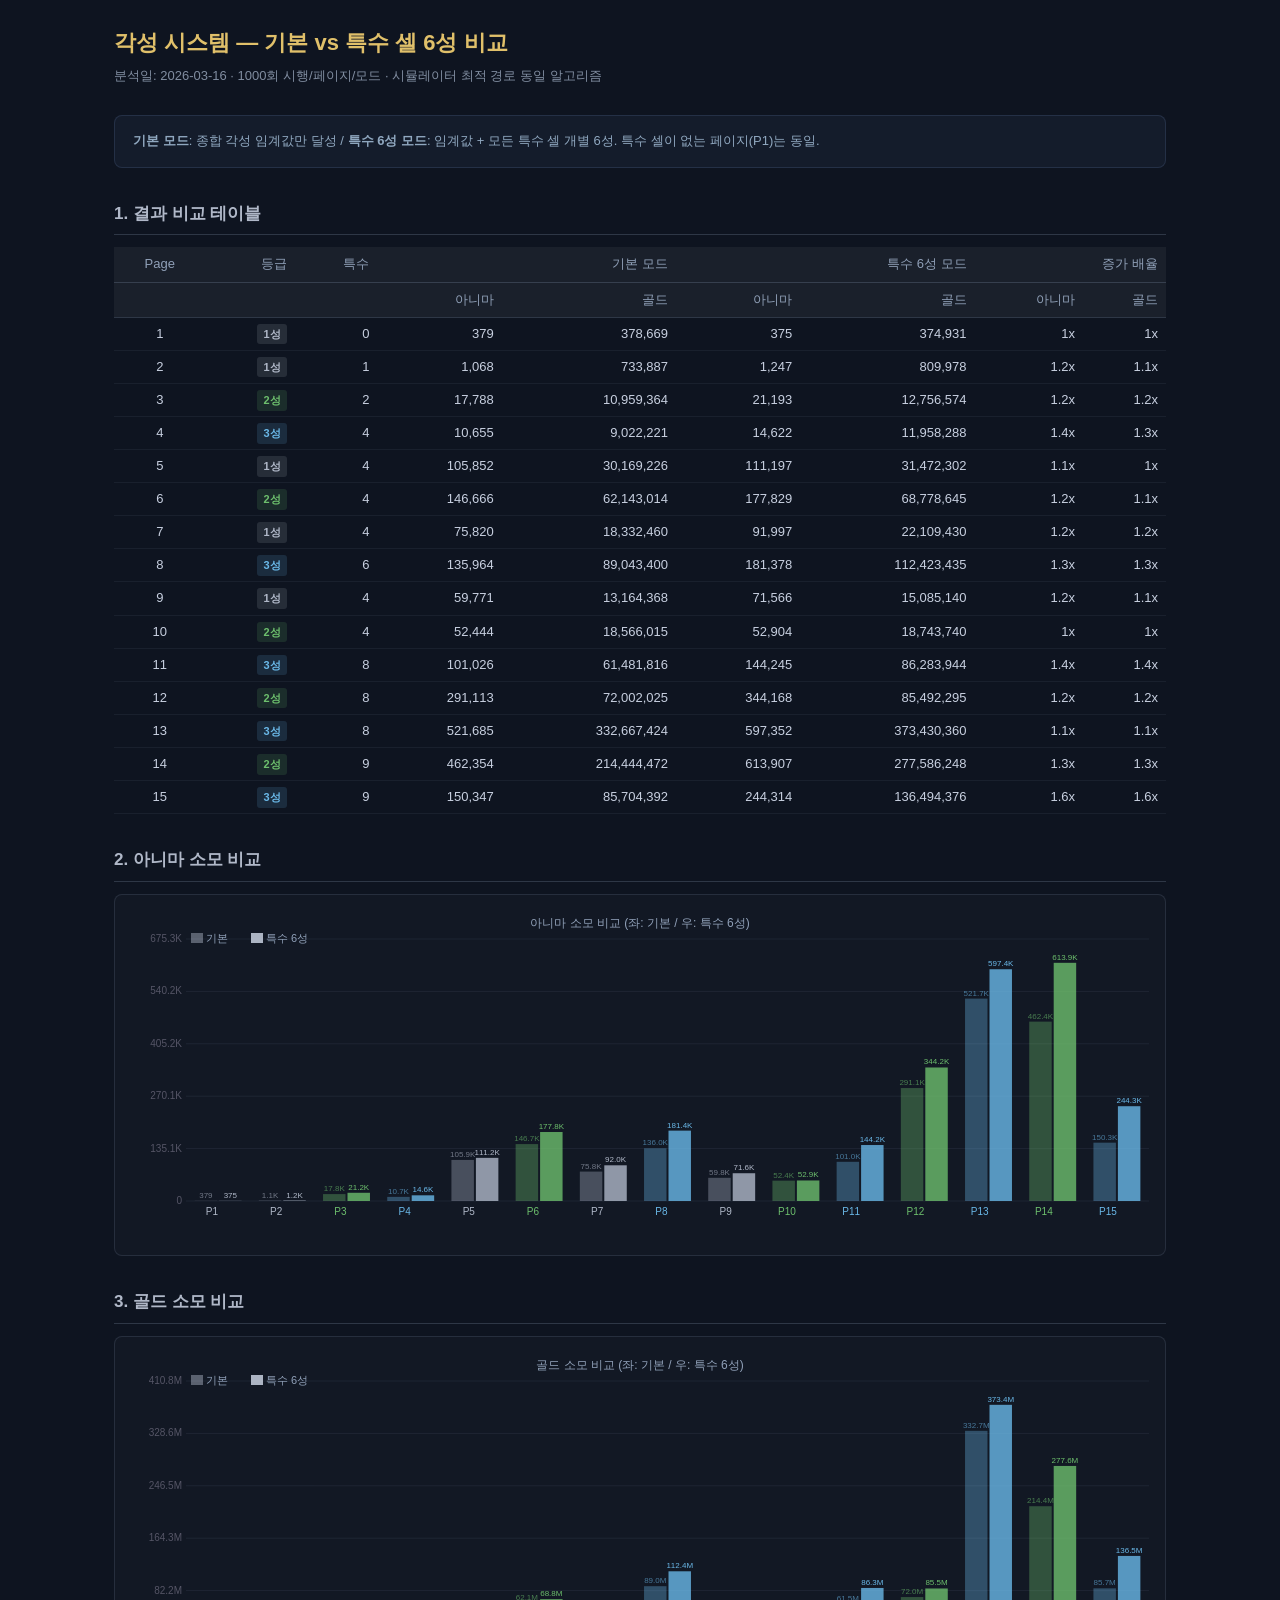
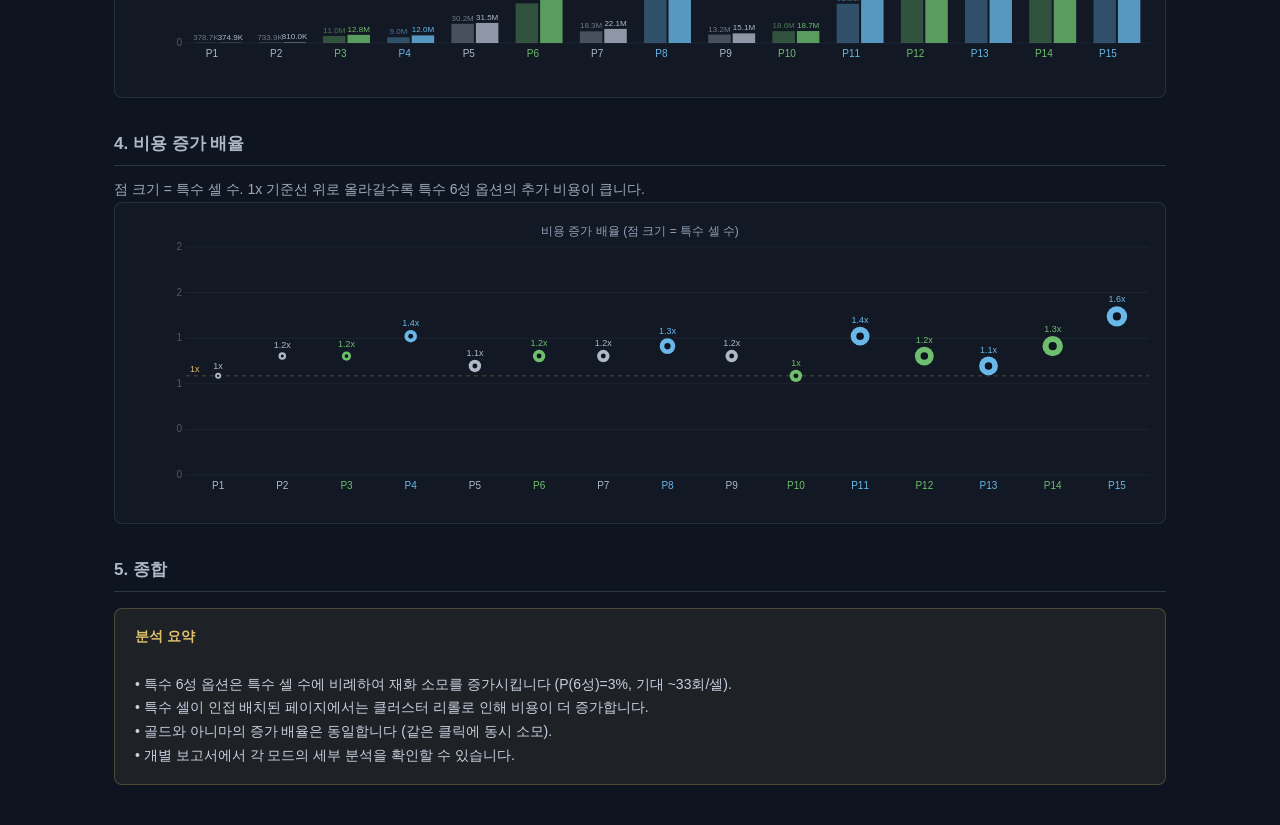
<file: reports/balance_report_compare.html>
<!DOCTYPE html><html lang="ko"><head><meta charset="UTF-8"><title>각성 시스템 — 기본 vs 특수 6성 비교</title><style>
  * { margin:0; padding:0; box-sizing:border-box; }
  body { font-family:'Noto Sans KR',-apple-system,sans-serif; background:#0e1420; color:#c8d0e0; padding:24px; line-height:1.7; max-width:1100px; margin:0 auto; }
  h1 { font-size:22px; color:#e0c06a; margin-bottom:4px; }
  .subtitle { font-size:13px; color:#808da0; margin-bottom:28px; }
  h2 { font-size:17px; color:#b0b8c8; margin:32px 0 12px; border-bottom:1px solid rgba(120,135,160,0.3); padding-bottom:6px; }
  h3 { font-size:14px; color:#90a0b8; margin:16px 0 8px; }
  p,li { font-size:14px; color:#a0a8b8; }
  table { border-collapse:collapse; width:100%; margin-bottom:16px; font-size:13px; }
  th { background:rgba(255,255,255,0.05); color:#90a0b8; padding:6px 8px; text-align:right; font-weight:500; border-bottom:1px solid rgba(120,135,160,0.3); }
  th:first-child,td:first-child { text-align:center; }
  td { padding:5px 8px; text-align:right; border-bottom:1px solid rgba(120,135,160,0.1); }
  .grade { display:inline-block; padding:1px 6px; border-radius:3px; font-size:11px; font-weight:600; }
  .g1 { background:rgba(180,185,195,0.15); color:#b0b8c8; }
  .g2 { background:rgba(109,191,109,0.15); color:#6dbf6d; }
  .g3 { background:rgba(106,184,232,0.15); color:#6ab8e8; }
  .chart-container { background:rgba(255,255,255,0.02); border:1px solid rgba(120,135,160,0.2); border-radius:8px; padding:16px; margin-bottom:16px; }
  .chart-row { display:flex; gap:16px; flex-wrap:wrap; }
  .chart-row .chart-container { flex:1; min-width:480px; }
  canvas { width:100%; }
  .warn { color:#d44040; font-weight:600; }
  .ok { color:#6dbf6d; }
  .verdict { font-weight:600; display:inline-block; padding:1px 8px; border-radius:3px; font-size:12px; }
  .verdict-good { color:#4dd88a; background:rgba(77,216,138,0.1); }
  .verdict-avg { color:#90a0b8; background:rgba(144,160,184,0.1); }
  .verdict-bad { color:#e05050; background:rgba(224,80,80,0.1); }
  .gradient-legend { display:flex; align-items:center; gap:10px; margin:16px 0 20px; font-size:13px; color:#90a0b8; }
  .gradient-bar { flex:1; height:14px; border-radius:7px; background:linear-gradient(to right, #e05050, #d09050, #c8b060, #a0b878, #6dbf6d, #50d88a); }
  .gradient-label { font-weight:600; white-space:nowrap; }
  .gradient-label-bad { color:#e05050; }
  .gradient-label-good { color:#4dd88a; }
  .note-box { background:rgba(100,130,180,0.08); border:1px solid rgba(100,130,180,0.2); border-radius:8px; padding:14px 18px; margin:12px 0; font-size:13px; color:#90a8c0; }
  .summary-box { background:rgba(224,192,106,0.08); border:1px solid rgba(224,192,106,0.25); border-radius:8px; padding:16px 20px; margin:16px 0; font-size:14px; }
  .summary-box strong { color:#e0c06a; }
  .finding { background:rgba(255,255,255,0.02); border-left:3px solid rgba(224,192,106,0.5); padding:10px 14px; margin:10px 0; font-size:13px; }
  .finding-title { color:#e0c06a; font-weight:600; font-size:14px; margin-bottom:4px; }
  .anomaly-table td { font-weight:600; }
  .legend { display:flex; gap:16px; margin:8px 0; font-size:12px; }
  .legend-item { display:flex; align-items:center; gap:4px; }
  .legend-dot { width:10px; height:10px; border-radius:50%; }
</style></head><body>
<h1>각성 시스템 — 기본 vs 특수 셀 6성 비교</h1>
<div class="subtitle">분석일: 2026-03-16 · 1000회 시행/페이지/모드 · 시뮬레이터 최적 경로 동일 알고리즘</div>
<div class="note-box"><strong>기본 모드</strong>: 종합 각성 임계값만 달성 / <strong>특수 6성 모드</strong>: 임계값 + 모든 특수 셀 개별 6성. 특수 셀이 없는 페이지(P1)는 동일.</div>
<h2>1. 결과 비교 테이블</h2>
<table>
<tr><th>Page</th><th>등급</th><th>특수</th><th colspan="2">기본 모드</th><th colspan="2">특수 6성 모드</th><th colspan="2">증가 배율</th></tr>
<tr><th></th><th></th><th></th><th>아니마</th><th>골드</th><th>아니마</th><th>골드</th><th>아니마</th><th>골드</th></tr>
<tr><td>1</td><td><span class="grade g1">1성</span></td><td>0</td><td>379</td><td>378,669</td><td>375</td><td>374,931</td><td class="">1x</td><td class="">1x</td></tr><tr><td>2</td><td><span class="grade g1">1성</span></td><td>1</td><td>1,068</td><td>733,887</td><td>1,247</td><td>809,978</td><td class="">1.2x</td><td class="">1.1x</td></tr><tr><td>3</td><td><span class="grade g2">2성</span></td><td>2</td><td>17,788</td><td>10,959,364</td><td>21,193</td><td>12,756,574</td><td class="">1.2x</td><td class="">1.2x</td></tr><tr><td>4</td><td><span class="grade g3">3성</span></td><td>4</td><td>10,655</td><td>9,022,221</td><td>14,622</td><td>11,958,288</td><td class="">1.4x</td><td class="">1.3x</td></tr><tr><td>5</td><td><span class="grade g1">1성</span></td><td>4</td><td>105,852</td><td>30,169,226</td><td>111,197</td><td>31,472,302</td><td class="">1.1x</td><td class="">1x</td></tr><tr><td>6</td><td><span class="grade g2">2성</span></td><td>4</td><td>146,666</td><td>62,143,014</td><td>177,829</td><td>68,778,645</td><td class="">1.2x</td><td class="">1.1x</td></tr><tr><td>7</td><td><span class="grade g1">1성</span></td><td>4</td><td>75,820</td><td>18,332,460</td><td>91,997</td><td>22,109,430</td><td class="">1.2x</td><td class="">1.2x</td></tr><tr><td>8</td><td><span class="grade g3">3성</span></td><td>6</td><td>135,964</td><td>89,043,400</td><td>181,378</td><td>112,423,435</td><td class="">1.3x</td><td class="">1.3x</td></tr><tr><td>9</td><td><span class="grade g1">1성</span></td><td>4</td><td>59,771</td><td>13,164,368</td><td>71,566</td><td>15,085,140</td><td class="">1.2x</td><td class="">1.1x</td></tr><tr><td>10</td><td><span class="grade g2">2성</span></td><td>4</td><td>52,444</td><td>18,566,015</td><td>52,904</td><td>18,743,740</td><td class="">1x</td><td class="">1x</td></tr><tr><td>11</td><td><span class="grade g3">3성</span></td><td>8</td><td>101,026</td><td>61,481,816</td><td>144,245</td><td>86,283,944</td><td class="">1.4x</td><td class="">1.4x</td></tr><tr><td>12</td><td><span class="grade g2">2성</span></td><td>8</td><td>291,113</td><td>72,002,025</td><td>344,168</td><td>85,492,295</td><td class="">1.2x</td><td class="">1.2x</td></tr><tr><td>13</td><td><span class="grade g3">3성</span></td><td>8</td><td>521,685</td><td>332,667,424</td><td>597,352</td><td>373,430,360</td><td class="">1.1x</td><td class="">1.1x</td></tr><tr><td>14</td><td><span class="grade g2">2성</span></td><td>9</td><td>462,354</td><td>214,444,472</td><td>613,907</td><td>277,586,248</td><td class="">1.3x</td><td class="">1.3x</td></tr><tr><td>15</td><td><span class="grade g3">3성</span></td><td>9</td><td>150,347</td><td>85,704,392</td><td>244,314</td><td>136,494,376</td><td class="">1.6x</td><td class="">1.6x</td></tr>
</table>
<h2>2. 아니마 소모 비교</h2>
<div class="chart-container"><canvas id="cmpA" height="340"></canvas></div>
<h2>3. 골드 소모 비교</h2>
<div class="chart-container"><canvas id="cmpG" height="340"></canvas></div>
<h2>4. 비용 증가 배율</h2>
<p>점 크기 = 특수 셀 수. 1x 기준선 위로 올라갈수록 특수 6성 옵션의 추가 비용이 큽니다.</p>
<div class="chart-container"><canvas id="cmpM" height="300"></canvas></div>
<h2>5. 종합</h2>
<div class="summary-box"><strong>분석 요약</strong><br><br>
&bull; 특수 6성 옵션은 특수 셀 수에 비례하여 재화 소모를 증가시킵니다 (P(6성)=3%, 기대 ~33회/셀).<br>
&bull; 특수 셀이 인접 배치된 페이지에서는 클러스터 리롤로 인해 비용이 더 증가합니다.<br>
&bull; 골드와 아니마의 증가 배율은 동일합니다 (같은 클릭에 동시 소모).<br>
&bull; 개별 보고서에서 각 모드의 세부 분석을 확인할 수 있습니다.</div>
<script>
const DN=[{"page":1,"grade":1,"cells":16,"normal":16,"special":0,"maxTh":80,"nAnima":1,"sAnima":2,"nGold":1000,"sGold":1000,"ratio":1000,"animaPerCell":24,"goldPerCell":23667,"anima":{"mean":379,"std":116,"median":370,"p25":294,"p75":447},"gold":{"mean":378669,"std":116402,"median":370000,"p25":294000,"p75":447000}},{"page":2,"grade":1,"cells":13,"normal":12,"special":1,"maxTh":65,"nAnima":2,"sAnima":5,"nGold":1500,"sGold":1500,"ratio":687,"animaPerCell":82,"goldPerCell":56453,"anima":{"mean":1068,"std":382,"median":1026,"p25":794,"p75":1278},"gold":{"mean":733887,"std":268654,"median":699000,"p25":541500,"p75":880500}},{"page":3,"grade":2,"cells":19,"normal":17,"special":2,"maxTh":109,"nAnima":3,"sAnima":6,"nGold":2000,"sGold":2000,"ratio":616,"animaPerCell":936,"goldPerCell":576809,"anima":{"mean":17788,"std":8051,"median":15972,"p25":11997,"p75":21942},"gold":{"mean":10959364,"std":5186549,"median":9734000,"p25":7288000,"p75":13606000}},{"page":4,"grade":3,"cells":23,"normal":19,"special":4,"maxTh":132,"nAnima":3,"sAnima":6,"nGold":3000,"sGold":3000,"ratio":847,"animaPerCell":463,"goldPerCell":392270,"anima":{"mean":10655,"std":3172,"median":10233,"p25":8421,"p75":12234},"gold":{"mean":9022221,"std":2654659,"median":8589000,"p25":7149000,"p75":10389000}},{"page":5,"grade":1,"cells":24,"normal":20,"special":4,"maxTh":138,"nAnima":6,"sAnima":15,"nGold":2000,"sGold":2000,"ratio":285,"animaPerCell":4410,"goldPerCell":1257051,"anima":{"mean":105852,"std":48138,"median":97761,"p25":70935,"p75":129261},"gold":{"mean":30169226,"std":13513992,"median":28100000,"p25":20288000,"p75":36918000}},{"page":6,"grade":2,"cells":31,"normal":27,"special":4,"maxTh":179,"nAnima":6,"sAnima":15,"nGold":3000,"sGold":3000,"ratio":424,"animaPerCell":4731,"goldPerCell":2004613,"anima":{"mean":146666,"std":57268,"median":137208,"p25":104913,"p75":179310},"gold":{"mean":62143014,"std":25580897,"median":57624000,"p25":43326000,"p75":76023000}},{"page":7,"grade":1,"cells":29,"normal":25,"special":4,"maxTh":167,"nAnima":10,"sAnima":25,"nGold":3000,"sGold":3000,"ratio":242,"animaPerCell":2614,"goldPerCell":632154,"anima":{"mean":75820,"std":22747,"median":72025,"p25":60270,"p75":89495},"gold":{"mean":18332460,"std":5492321,"median":17385000,"p25":14508000,"p75":21516000}},{"page":8,"grade":3,"cells":32,"normal":26,"special":6,"maxTh":184,"nAnima":6,"sAnima":15,"nGold":5000,"sGold":5000,"ratio":655,"animaPerCell":4249,"goldPerCell":2782606,"anima":{"mean":135964,"std":46156,"median":130626,"p25":100773,"p75":163623},"gold":{"mean":89043400,"std":30191648,"median":85630000,"p25":66400000,"p75":106800000}},{"page":9,"grade":1,"cells":29,"normal":25,"special":4,"maxTh":167,"nAnima":15,"sAnima":35,"nGold":4000,"sGold":4000,"ratio":220,"animaPerCell":2061,"goldPerCell":453944,"anima":{"mean":59771,"std":13952,"median":58380,"p25":49065,"p75":69165},"gold":{"mean":13164368,"std":3038687,"median":12948000,"p25":10896000,"p75":15112000}},{"page":10,"grade":2,"cells":32,"normal":28,"special":4,"maxTh":184,"nAnima":12,"sAnima":30,"nGold":5000,"sGold":5000,"ratio":354,"animaPerCell":1639,"goldPerCell":580188,"anima":{"mean":52444,"std":11583,"median":51240,"p25":44118,"p75":59412},"gold":{"mean":18566015,"std":4380068,"median":18030000,"p25":15430000,"p75":21215000}},{"page":11,"grade":3,"cells":36,"normal":28,"special":8,"maxTh":207,"nAnima":10,"sAnima":25,"nGold":8000,"sGold":8000,"ratio":609,"animaPerCell":2806,"goldPerCell":1707828,"anima":{"mean":101026,"std":24604,"median":98365,"p25":84520,"p75":114875},"gold":{"mean":61481816,"std":15174221,"median":60016000,"p25":50840000,"p75":69808000}},{"page":12,"grade":2,"cells":34,"normal":26,"special":8,"maxTh":196,"nAnima":13,"sAnima":32,"nGold":5000,"sGold":5000,"ratio":247,"animaPerCell":8562,"goldPerCell":2117707,"anima":{"mean":291113,"std":103644,"median":277041,"p25":214406,"p75":348689},"gold":{"mean":72002025,"std":25216007,"median":68480000,"p25":54275000,"p75":86220000}},{"page":13,"grade":3,"cells":40,"normal":32,"special":8,"maxTh":230,"nAnima":10,"sAnima":25,"nGold":8000,"sGold":8000,"ratio":638,"animaPerCell":13042,"goldPerCell":8316686,"anima":{"mean":521685,"std":160391,"median":505060,"p25":408735,"p75":618985},"gold":{"mean":332667424,"std":102359026,"median":323312000,"p25":260328000,"p75":396768000}},{"page":14,"grade":2,"cells":30,"normal":21,"special":9,"maxTh":173,"nAnima":13,"sAnima":32,"nGold":8000,"sGold":8000,"ratio":464,"animaPerCell":15412,"goldPerCell":7148149,"anima":{"mean":462354,"std":186336,"median":435230,"p25":334076,"p75":559972},"gold":{"mean":214444472,"std":99067931,"median":194752000,"p25":144496000,"p75":262072000}},{"page":15,"grade":3,"cells":35,"normal":26,"special":9,"maxTh":202,"nAnima":10,"sAnima":25,"nGold":8000,"sGold":8000,"ratio":570,"animaPerCell":4296,"goldPerCell":2448697,"anima":{"mean":150347,"std":59833,"median":139180,"p25":108420,"p75":180585},"gold":{"mean":85704392,"std":33829799,"median":79032000,"p25":61784000,"p75":103160000}}];const DS=[{"page":1,"grade":1,"cells":16,"normal":16,"special":0,"maxTh":80,"nAnima":1,"sAnima":2,"nGold":1000,"sGold":1000,"ratio":1000,"animaPerCell":23,"goldPerCell":23433,"anima":{"mean":375,"std":118,"median":361,"p25":291,"p75":444},"gold":{"mean":374931,"std":118425,"median":361000,"p25":291000,"p75":444000}},{"page":2,"grade":1,"cells":13,"normal":12,"special":1,"maxTh":65,"nAnima":2,"sAnima":5,"nGold":1500,"sGold":1500,"ratio":649,"animaPerCell":96,"goldPerCell":62306,"anima":{"mean":1247,"std":503,"median":1170,"p25":869,"p75":1506},"gold":{"mean":809978,"std":308600,"median":766500,"p25":577500,"p75":972000}},{"page":3,"grade":2,"cells":19,"normal":17,"special":2,"maxTh":109,"nAnima":3,"sAnima":6,"nGold":2000,"sGold":2000,"ratio":602,"animaPerCell":1115,"goldPerCell":671399,"anima":{"mean":21193,"std":9614,"median":19119,"p25":14328,"p75":26511},"gold":{"mean":12756574,"std":5933403,"median":11472000,"p25":8530000,"p75":15698000}},{"page":4,"grade":3,"cells":23,"normal":19,"special":4,"maxTh":132,"nAnima":3,"sAnima":6,"nGold":3000,"sGold":3000,"ratio":818,"animaPerCell":636,"goldPerCell":519926,"anima":{"mean":14622,"std":5575,"median":13488,"p25":10614,"p75":17529},"gold":{"mean":11958288,"std":4331520,"median":11124000,"p25":8853000,"p75":14163000}},{"page":5,"grade":1,"cells":24,"normal":20,"special":4,"maxTh":138,"nAnima":6,"sAnima":15,"nGold":2000,"sGold":2000,"ratio":283,"animaPerCell":4633,"goldPerCell":1311346,"anima":{"mean":111197,"std":47345,"median":102702,"p25":76230,"p75":137556},"gold":{"mean":31472302,"std":13033042,"median":29542000,"p25":22002000,"p75":38638000}},{"page":6,"grade":2,"cells":31,"normal":27,"special":4,"maxTh":179,"nAnima":6,"sAnima":15,"nGold":3000,"sGold":3000,"ratio":387,"animaPerCell":5736,"goldPerCell":2218666,"anima":{"mean":177829,"std":69173,"median":166275,"p25":129474,"p75":217266},"gold":{"mean":68778645,"std":25600217,"median":64392000,"p25":50808000,"p75":83658000}},{"page":7,"grade":1,"cells":29,"normal":25,"special":4,"maxTh":167,"nAnima":10,"sAnima":25,"nGold":3000,"sGold":3000,"ratio":240,"animaPerCell":3172,"goldPerCell":762394,"anima":{"mean":91997,"std":31297,"median":87010,"p25":69465,"p75":108825},"gold":{"mean":22109430,"std":7417213,"median":21096000,"p25":16737000,"p75":26022000}},{"page":8,"grade":3,"cells":32,"normal":26,"special":6,"maxTh":184,"nAnima":6,"sAnima":15,"nGold":5000,"sGold":5000,"ratio":620,"animaPerCell":5668,"goldPerCell":3513232,"anima":{"mean":181378,"std":65421,"median":170637,"p25":131757,"p75":220716},"gold":{"mean":112423435,"std":39421568,"median":106380000,"p25":83300000,"p75":136020000}},{"page":9,"grade":1,"cells":29,"normal":25,"special":4,"maxTh":167,"nAnima":15,"sAnima":35,"nGold":4000,"sGold":4000,"ratio":211,"animaPerCell":2468,"goldPerCell":520177,"anima":{"mean":71566,"std":18383,"median":69545,"p25":58220,"p75":83120},"gold":{"mean":15085140,"std":3534974,"median":14940000,"p25":12500000,"p75":17232000}},{"page":10,"grade":2,"cells":32,"normal":28,"special":4,"maxTh":184,"nAnima":12,"sAnima":30,"nGold":5000,"sGold":5000,"ratio":354,"animaPerCell":1653,"goldPerCell":585742,"anima":{"mean":52904,"std":11856,"median":52272,"p25":44298,"p75":60270},"gold":{"mean":18743740,"std":4510958,"median":18540000,"p25":15470000,"p75":21355000}},{"page":11,"grade":3,"cells":36,"normal":28,"special":8,"maxTh":207,"nAnima":10,"sAnima":25,"nGold":8000,"sGold":8000,"ratio":598,"animaPerCell":4007,"goldPerCell":2396776,"anima":{"mean":144245,"std":41095,"median":138950,"p25":114525,"p75":169650},"gold":{"mean":86283944,"std":24661224,"median":83936000,"p25":68080000,"p75":101144000}},{"page":12,"grade":2,"cells":34,"normal":26,"special":8,"maxTh":196,"nAnima":13,"sAnima":32,"nGold":5000,"sGold":5000,"ratio":248,"animaPerCell":10123,"goldPerCell":2514479,"anima":{"mean":344168,"std":124012,"median":329842,"p25":254549,"p75":413158},"gold":{"mean":85492295,"std":30311581,"median":81765000,"p25":63485000,"p75":101575000}},{"page":13,"grade":3,"cells":40,"normal":32,"special":8,"maxTh":230,"nAnima":10,"sAnima":25,"nGold":8000,"sGold":8000,"ratio":625,"animaPerCell":14934,"goldPerCell":9335759,"anima":{"mean":597352,"std":183830,"median":576555,"p25":466120,"p75":708120},"gold":{"mean":373430360,"std":114117657,"median":361896000,"p25":291416000,"p75":440104000}},{"page":14,"grade":2,"cells":30,"normal":21,"special":9,"maxTh":173,"nAnima":13,"sAnima":32,"nGold":8000,"sGold":8000,"ratio":452,"animaPerCell":20464,"goldPerCell":9252875,"anima":{"mean":613907,"std":235935,"median":576472,"p25":443835,"p75":738245},"gold":{"mean":277586248,"std":115566310,"median":256368000,"p25":192600000,"p75":337048000}},{"page":15,"grade":3,"cells":35,"normal":26,"special":9,"maxTh":202,"nAnima":10,"sAnima":25,"nGold":8000,"sGold":8000,"ratio":559,"animaPerCell":6980,"goldPerCell":3899839,"anima":{"mean":244314,"std":94454,"median":229845,"p25":175620,"p75":296790},"gold":{"mean":136494376,"std":51558573,"median":128680000,"p25":99120000,"p75":165456000}}];const MULT=[{"page":1,"special":0,"grade":1,"animaX":1,"goldX":1},{"page":2,"special":1,"grade":1,"animaX":1.2,"goldX":1.1},{"page":3,"special":2,"grade":2,"animaX":1.2,"goldX":1.2},{"page":4,"special":4,"grade":3,"animaX":1.4,"goldX":1.3},{"page":5,"special":4,"grade":1,"animaX":1.1,"goldX":1},{"page":6,"special":4,"grade":2,"animaX":1.2,"goldX":1.1},{"page":7,"special":4,"grade":1,"animaX":1.2,"goldX":1.2},{"page":8,"special":6,"grade":3,"animaX":1.3,"goldX":1.3},{"page":9,"special":4,"grade":1,"animaX":1.2,"goldX":1.1},{"page":10,"special":4,"grade":2,"animaX":1,"goldX":1},{"page":11,"special":8,"grade":3,"animaX":1.4,"goldX":1.4},{"page":12,"special":8,"grade":2,"animaX":1.2,"goldX":1.2},{"page":13,"special":8,"grade":3,"animaX":1.1,"goldX":1.1},{"page":14,"special":9,"grade":2,"animaX":1.3,"goldX":1.3},{"page":15,"special":9,"grade":3,"animaX":1.6,"goldX":1.6}];

const GC={1:'#b0b8c8',2:'#6dbf6d',3:'#6ab8e8'};
const GC_DIM={1:'rgba(180,185,195,0.2)',2:'rgba(109,191,109,0.2)',3:'rgba(106,184,232,0.2)'};
function setupCanvas(id,h){const c=document.getElementById(id),ctx=c.getContext('2d');const dpr=window.devicePixelRatio||1;const W=c.parentElement.clientWidth-32;c.width=W*dpr;c.height=h*dpr;c.style.width=W+'px';c.style.height=h+'px';ctx.scale(dpr,dpr);return{ctx,W,H:h};}
function shortNum(n){if(n>=1e9)return(n/1e9).toFixed(1)+'B';if(n>=1e6)return(n/1e6).toFixed(1)+'M';if(n>=1e3)return(n/1e3).toFixed(1)+'K';return String(Math.round(n));}
function drawGrid(ctx,W,H,maxVal,top,bot,left){ctx.strokeStyle='rgba(120,135,160,0.12)';ctx.lineWidth=1;ctx.fillStyle='#556';ctx.font='10px sans-serif';ctx.textAlign='right';for(let i=0;i<=5;i++){const y=top+(H-top-bot)*(1-i/5);ctx.beginPath();ctx.moveTo(left,y);ctx.lineTo(W,y);ctx.stroke();ctx.fillText(shortNum(maxVal*i/5),left-4,y+3);}}
function drawLabels(ctx,W,H,bot,left,labels,colors){ctx.font='10px sans-serif';ctx.textAlign='center';const step=(W-left)/labels.length;for(let i=0;i<labels.length;i++){ctx.fillStyle=colors[i];ctx.fillText(labels[i],left+step*i+step/2,H-bot+14);}}
function drawScatterLine(canvasId,DATA,SCATTER,field,title){const{ctx,W,H}=setupCanvas(canvasId,320);const top=28,bot=24,left=55;const allVals=SCATTER.flatMap(d=>d[field]);const maxVal=Math.max(...allVals)*1.05;const labels=DATA.map(d=>'P'+d.page);const colors=DATA.map(d=>GC[d.grade]);const step=(W-left)/DATA.length;ctx.fillStyle='#90a0b8';ctx.font='12px sans-serif';ctx.textAlign='center';ctx.fillText(title,W/2,16);drawGrid(ctx,W,H,maxVal,top,bot,left);drawLabels(ctx,W,H,bot,left,labels,colors);for(let i=0;i<SCATTER.length;i++){const cx=left+step*i+step/2;ctx.fillStyle=GC_DIM[DATA[i].grade];for(const val of SCATTER[i][field]){const y=top+(H-top-bot)*(1-val/maxVal);ctx.beginPath();ctx.arc(cx+(Math.random()-.5)*step*.5,y,2,0,Math.PI*2);ctx.fill();}}ctx.strokeStyle='#e0c06a';ctx.lineWidth=2;ctx.beginPath();for(let i=0;i<DATA.length;i++){const cx=left+step*i+step/2;const y=top+(H-top-bot)*(1-DATA[i][field].mean/maxVal);if(i===0)ctx.moveTo(cx,y);else ctx.lineTo(cx,y);}ctx.stroke();for(let i=0;i<DATA.length;i++){const cx=left+step*i+step/2;const y=top+(H-top-bot)*(1-DATA[i][field].mean/maxVal);ctx.fillStyle=colors[i];ctx.beginPath();ctx.arc(cx,y,4.5,0,Math.PI*2);ctx.fill();ctx.fillStyle='#0e1420';ctx.beginPath();ctx.arc(cx,y,2,0,Math.PI*2);ctx.fill();}}
function drawBarErr(canvasId,DATA,meanKey,p25Key,p75Key,title){const{ctx,W,H}=setupCanvas(canvasId,280);const top=28,bot=24,left=55;const p75s=DATA.map(p75Key);const maxVal=Math.max(...p75s)*1.15;const step=(W-left)/DATA.length;const barW=step*.55;const labels=DATA.map(d=>'P'+d.page);const colors=DATA.map(d=>GC[d.grade]);ctx.fillStyle='#90a0b8';ctx.font='12px sans-serif';ctx.textAlign='center';ctx.fillText(title,W/2,16);drawGrid(ctx,W,H,maxVal,top,bot,left);drawLabels(ctx,W,H,bot,left,labels,colors);for(let i=0;i<DATA.length;i++){const cx=left+step*i+step/2;const mv=meanKey(DATA[i]),yM=top+(H-top-bot)*(1-mv/maxVal),yT=top+(H-top-bot)*(1-p75Key(DATA[i])/maxVal),yB=top+(H-top-bot)*(1-DATA.map(p25Key)[i]/maxVal),bBot=top+(H-top-bot);ctx.fillStyle=colors[i];ctx.globalAlpha=.6;ctx.fillRect(cx-barW/2,yM,barW,bBot-yM);ctx.globalAlpha=1;ctx.strokeStyle=colors[i];ctx.lineWidth=1.5;ctx.beginPath();ctx.moveTo(cx,yT);ctx.lineTo(cx,yB);ctx.stroke();ctx.beginPath();ctx.moveTo(cx-4,yT);ctx.lineTo(cx+4,yT);ctx.stroke();ctx.beginPath();ctx.moveTo(cx-4,yB);ctx.lineTo(cx+4,yB);ctx.stroke();ctx.fillStyle=colors[i];ctx.font='9px sans-serif';ctx.textAlign='center';ctx.fillText(shortNum(mv),cx,yM-5);}}
function drawRatio(canvasId,DATA,title){const{ctx,W,H}=setupCanvas(canvasId,280);const top=28,bot=24,left=55;const ratios=DATA.map(d=>d.ratio);const maxVal=Math.max(...ratios)*1.15;const step=(W-left)/DATA.length;const labels=DATA.map(d=>'P'+d.page);const colors=DATA.map(d=>GC[d.grade]);ctx.fillStyle='#90a0b8';ctx.font='12px sans-serif';ctx.textAlign='center';ctx.fillText(title,W/2,16);drawGrid(ctx,W,H,maxVal,top,bot,left);drawLabels(ctx,W,H,bot,left,labels,colors);for(const grade of[1,2,3]){const gp=DATA.filter(d=>d.grade===grade);if(gp.length<2)continue;const avg=gp.reduce((s,d)=>s+d.ratio,0)/gp.length;const y=top+(H-top-bot)*(1-avg/maxVal);ctx.strokeStyle=GC[grade];ctx.lineWidth=1;ctx.globalAlpha=.3;ctx.setLineDash([4,4]);ctx.beginPath();ctx.moveTo(left,y);ctx.lineTo(W,y);ctx.stroke();ctx.setLineDash([]);ctx.globalAlpha=1;}for(let i=0;i<DATA.length;i++){const cx=left+step*i+step/2;const y=top+(H-top-bot)*(1-ratios[i]/maxVal);ctx.fillStyle=colors[i];ctx.beginPath();ctx.arc(cx,y,6,0,Math.PI*2);ctx.fill();ctx.fillStyle='#0e1420';ctx.beginPath();ctx.arc(cx,y,2.5,0,Math.PI*2);ctx.fill();ctx.fillStyle=colors[i];ctx.font='9px sans-serif';ctx.textAlign='center';ctx.fillText(ratios[i]+'x',cx,y-9);}}

function drawCmpBar(id,nVals,sVals,title){const{ctx,W,H}=setupCanvas(id,320);const top=28,bot=30,left=55;const maxVal=Math.max(...sVals)*1.1;const step=(W-left)/DN.length;const barW=step*.35;ctx.fillStyle='#90a0b8';ctx.font='12px sans-serif';ctx.textAlign='center';ctx.fillText(title,W/2,16);drawGrid(ctx,W,H,maxVal,top,bot,left);ctx.font='10px sans-serif';for(let i=0;i<DN.length;i++){ctx.fillStyle=GC[DN[i].grade];ctx.fillText('P'+DN[i].page,left+step*i+step/2,H-bot+14);}const bBot=top+(H-top-bot);for(let i=0;i<DN.length;i++){const cx=left+step*i+step/2,c=GC[DN[i].grade];const hN=nVals[i]/maxVal*(H-top-bot),hS=sVals[i]/maxVal*(H-top-bot);ctx.fillStyle=c;ctx.globalAlpha=.35;ctx.fillRect(cx-barW-1,bBot-hN,barW,hN);ctx.globalAlpha=.8;ctx.fillRect(cx+1,bBot-hS,barW,hS);ctx.globalAlpha=1;ctx.fillStyle=c;ctx.font='8px sans-serif';ctx.textAlign='center';ctx.globalAlpha=.6;ctx.fillText(shortNum(nVals[i]),cx-barW/2-1,bBot-hN-3);ctx.globalAlpha=1;ctx.fillText(shortNum(sVals[i]),cx+barW/2+1,bBot-hS-3);}ctx.font='11px sans-serif';ctx.textAlign='left';ctx.globalAlpha=.4;ctx.fillStyle='#c8d0e0';ctx.fillRect(left+5,22,12,10);ctx.globalAlpha=1;ctx.fillStyle='#90a0b8';ctx.fillText('기본',left+20,31);ctx.globalAlpha=.85;ctx.fillStyle='#c8d0e0';ctx.fillRect(left+65,22,12,10);ctx.globalAlpha=1;ctx.fillStyle='#90a0b8';ctx.fillText('특수 6성',left+80,31);}
drawCmpBar('cmpA',DN.map(d=>d.anima.mean),DS.map(d=>d.anima.mean),'아니마 소모 비교 (좌: 기본 / 우: 특수 6성)');
drawCmpBar('cmpG',DN.map(d=>d.gold.mean),DS.map(d=>d.gold.mean),'골드 소모 비교 (좌: 기본 / 우: 특수 6성)');
(function(){const{ctx,W,H}=setupCanvas('cmpM',280);const top=28,bot=24,left=55;const vals=MULT.map(m=>m.animaX);const maxVal=Math.max(...vals,2)*1.15;const step=(W-left)/MULT.length;ctx.fillStyle='#90a0b8';ctx.font='12px sans-serif';ctx.textAlign='center';ctx.fillText('비용 증가 배율 (점 크기 = 특수 셀 수)',W/2,16);drawGrid(ctx,W,H,maxVal,top,bot,left);const y1=top+(H-top-bot)*(1-1/maxVal);ctx.strokeStyle='rgba(224,192,106,.3)';ctx.lineWidth=1;ctx.setLineDash([4,4]);ctx.beginPath();ctx.moveTo(left,y1);ctx.lineTo(W,y1);ctx.stroke();ctx.setLineDash([]);ctx.fillStyle='#e0c06a';ctx.font='9px sans-serif';ctx.textAlign='left';ctx.fillText('1x',left+4,y1-4);for(let i=0;i<MULT.length;i++){const cx=left+step*i+step/2,y=top+(H-top-bot)*(1-vals[i]/maxVal),r=3+MULT[i].special*.8,c=GC[MULT[i].grade];ctx.fillStyle=c;ctx.beginPath();ctx.arc(cx,y,r,0,Math.PI*2);ctx.fill();ctx.fillStyle='#0e1420';ctx.beginPath();ctx.arc(cx,y,r*.4,0,Math.PI*2);ctx.fill();ctx.fillStyle=c;ctx.font='9px sans-serif';ctx.textAlign='center';ctx.fillText(vals[i]+'x',cx,y-r-4);ctx.font='10px sans-serif';ctx.fillText('P'+MULT[i].page,cx,H-bot+14);}})();
</script></body></html>
</file>
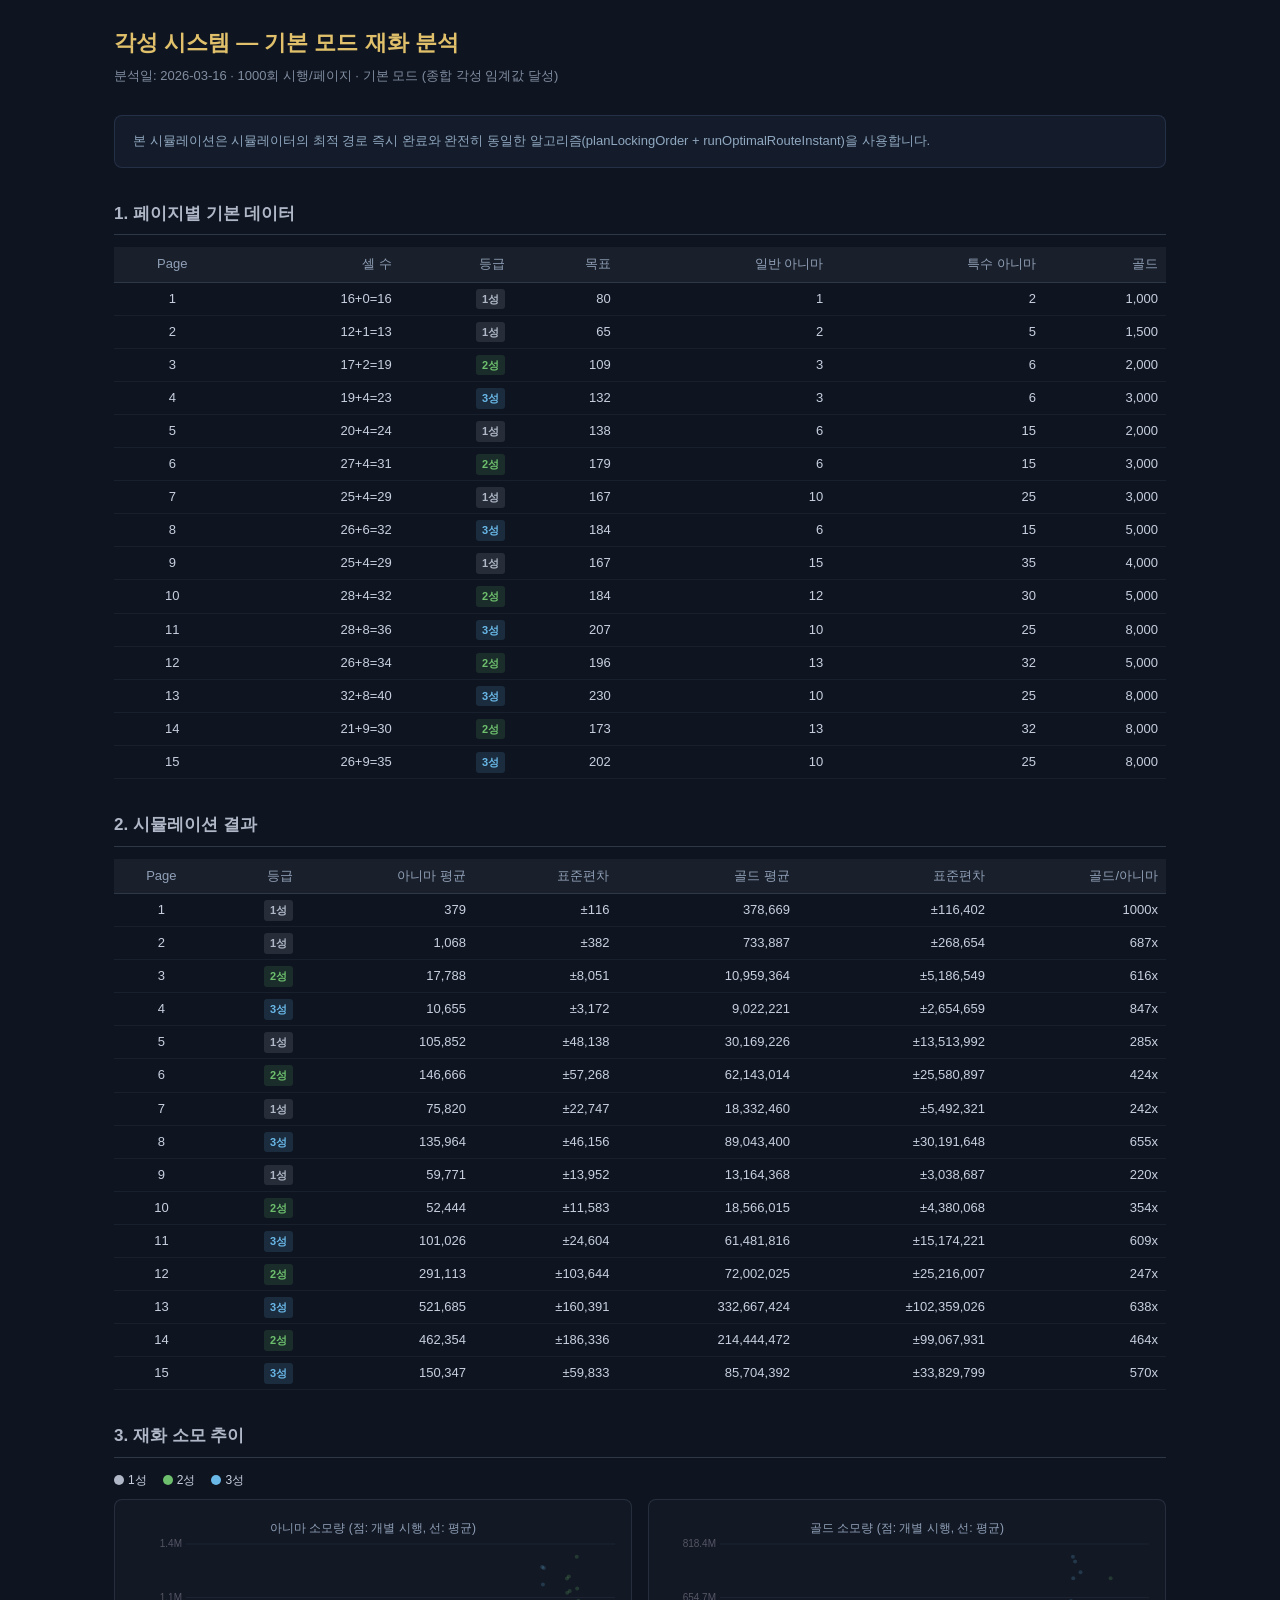
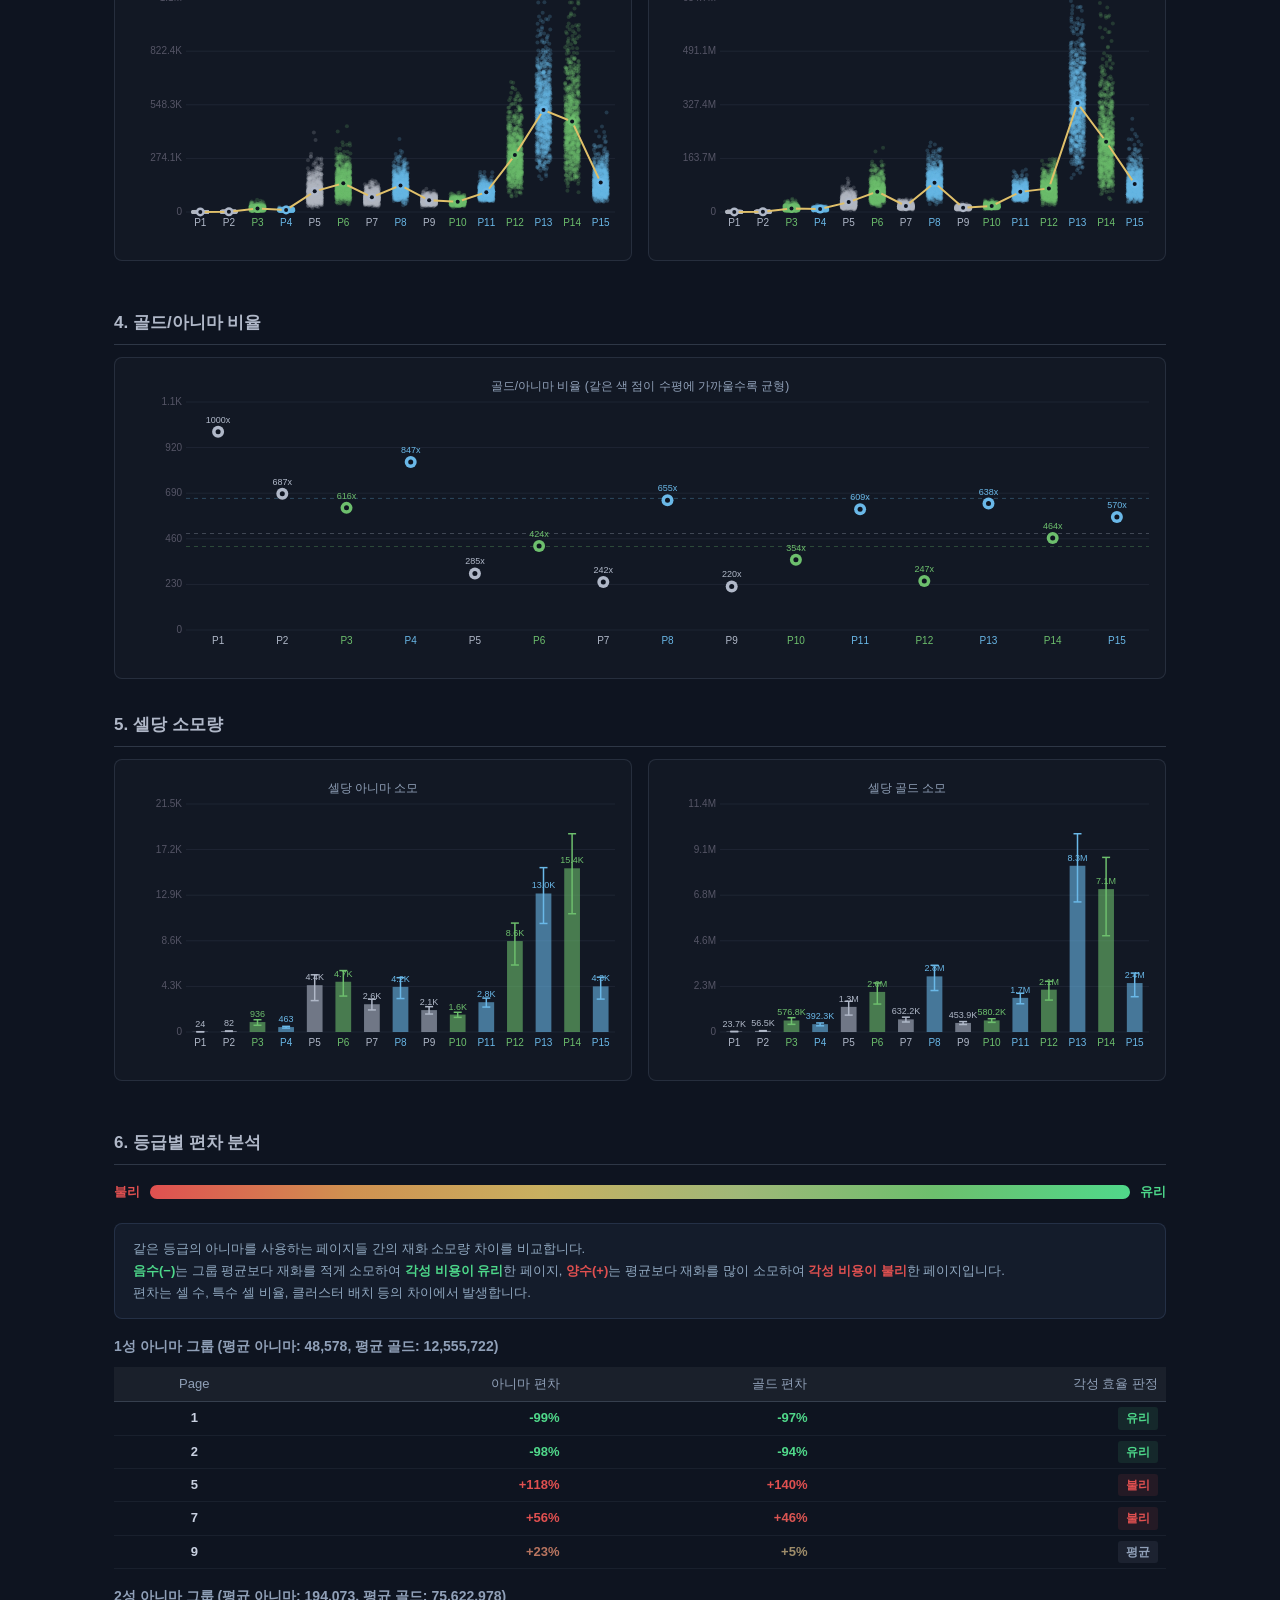
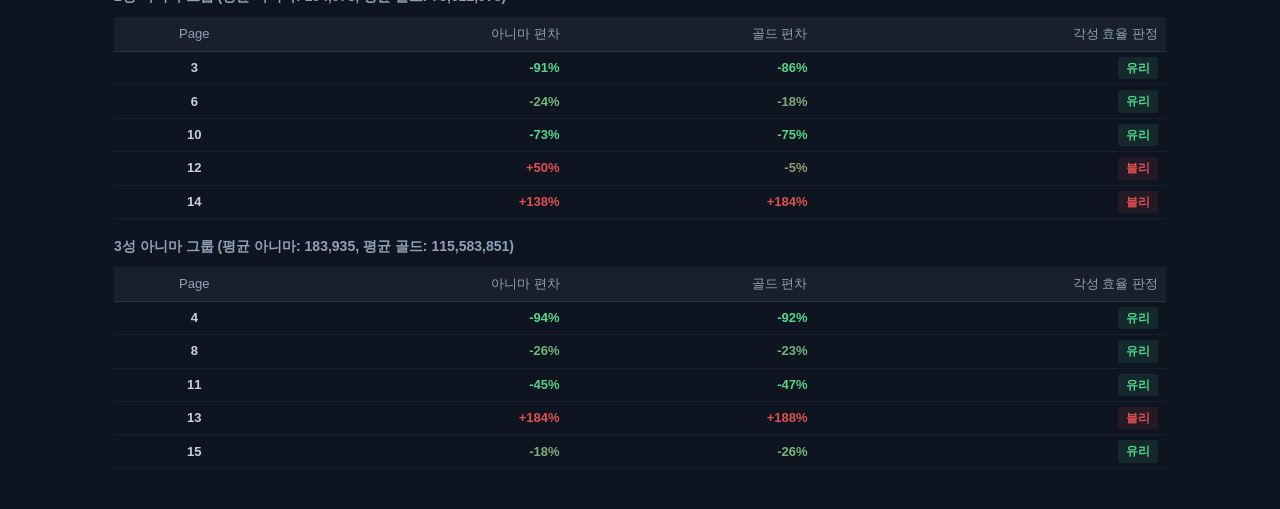
<file: reports/balance_report_normal.html>
<!DOCTYPE html><html lang="ko"><head><meta charset="UTF-8"><title>각성 시스템 — 기본 모드 재화 분석</title><style>
  * { margin:0; padding:0; box-sizing:border-box; }
  body { font-family:'Noto Sans KR',-apple-system,sans-serif; background:#0e1420; color:#c8d0e0; padding:24px; line-height:1.7; max-width:1100px; margin:0 auto; }
  h1 { font-size:22px; color:#e0c06a; margin-bottom:4px; }
  .subtitle { font-size:13px; color:#808da0; margin-bottom:28px; }
  h2 { font-size:17px; color:#b0b8c8; margin:32px 0 12px; border-bottom:1px solid rgba(120,135,160,0.3); padding-bottom:6px; }
  h3 { font-size:14px; color:#90a0b8; margin:16px 0 8px; }
  p,li { font-size:14px; color:#a0a8b8; }
  table { border-collapse:collapse; width:100%; margin-bottom:16px; font-size:13px; }
  th { background:rgba(255,255,255,0.05); color:#90a0b8; padding:6px 8px; text-align:right; font-weight:500; border-bottom:1px solid rgba(120,135,160,0.3); }
  th:first-child,td:first-child { text-align:center; }
  td { padding:5px 8px; text-align:right; border-bottom:1px solid rgba(120,135,160,0.1); }
  .grade { display:inline-block; padding:1px 6px; border-radius:3px; font-size:11px; font-weight:600; }
  .g1 { background:rgba(180,185,195,0.15); color:#b0b8c8; }
  .g2 { background:rgba(109,191,109,0.15); color:#6dbf6d; }
  .g3 { background:rgba(106,184,232,0.15); color:#6ab8e8; }
  .chart-container { background:rgba(255,255,255,0.02); border:1px solid rgba(120,135,160,0.2); border-radius:8px; padding:16px; margin-bottom:16px; }
  .chart-row { display:flex; gap:16px; flex-wrap:wrap; }
  .chart-row .chart-container { flex:1; min-width:480px; }
  canvas { width:100%; }
  .warn { color:#d44040; font-weight:600; }
  .ok { color:#6dbf6d; }
  .verdict { font-weight:600; display:inline-block; padding:1px 8px; border-radius:3px; font-size:12px; }
  .verdict-good { color:#4dd88a; background:rgba(77,216,138,0.1); }
  .verdict-avg { color:#90a0b8; background:rgba(144,160,184,0.1); }
  .verdict-bad { color:#e05050; background:rgba(224,80,80,0.1); }
  .gradient-legend { display:flex; align-items:center; gap:10px; margin:16px 0 20px; font-size:13px; color:#90a0b8; }
  .gradient-bar { flex:1; height:14px; border-radius:7px; background:linear-gradient(to right, #e05050, #d09050, #c8b060, #a0b878, #6dbf6d, #50d88a); }
  .gradient-label { font-weight:600; white-space:nowrap; }
  .gradient-label-bad { color:#e05050; }
  .gradient-label-good { color:#4dd88a; }
  .note-box { background:rgba(100,130,180,0.08); border:1px solid rgba(100,130,180,0.2); border-radius:8px; padding:14px 18px; margin:12px 0; font-size:13px; color:#90a8c0; }
  .summary-box { background:rgba(224,192,106,0.08); border:1px solid rgba(224,192,106,0.25); border-radius:8px; padding:16px 20px; margin:16px 0; font-size:14px; }
  .summary-box strong { color:#e0c06a; }
  .finding { background:rgba(255,255,255,0.02); border-left:3px solid rgba(224,192,106,0.5); padding:10px 14px; margin:10px 0; font-size:13px; }
  .finding-title { color:#e0c06a; font-weight:600; font-size:14px; margin-bottom:4px; }
  .anomaly-table td { font-weight:600; }
  .legend { display:flex; gap:16px; margin:8px 0; font-size:12px; }
  .legend-item { display:flex; align-items:center; gap:4px; }
  .legend-dot { width:10px; height:10px; border-radius:50%; }
</style></head><body>
<h1>각성 시스템 — 기본 모드 재화 분석</h1><div class="subtitle">분석일: 2026-03-16 · 1000회 시행/페이지 · 기본 모드 (종합 각성 임계값 달성)</div>
<div class="note-box">본 시뮬레이션은 시뮬레이터의 최적 경로 즉시 완료와 완전히 동일한 알고리즘(planLockingOrder + runOptimalRouteInstant)을 사용합니다.</div>
<h2>1. 페이지별 기본 데이터</h2>
<table><tr><th>Page</th><th>셀 수</th><th>등급</th><th>목표</th><th>일반 아니마</th><th>특수 아니마</th><th>골드</th></tr>
<tr><td>1</td><td>16+0=16</td><td><span class="grade g1">1성</span></td><td>80</td><td>1</td><td>2</td><td>1,000</td></tr><tr><td>2</td><td>12+1=13</td><td><span class="grade g1">1성</span></td><td>65</td><td>2</td><td>5</td><td>1,500</td></tr><tr><td>3</td><td>17+2=19</td><td><span class="grade g2">2성</span></td><td>109</td><td>3</td><td>6</td><td>2,000</td></tr><tr><td>4</td><td>19+4=23</td><td><span class="grade g3">3성</span></td><td>132</td><td>3</td><td>6</td><td>3,000</td></tr><tr><td>5</td><td>20+4=24</td><td><span class="grade g1">1성</span></td><td>138</td><td>6</td><td>15</td><td>2,000</td></tr><tr><td>6</td><td>27+4=31</td><td><span class="grade g2">2성</span></td><td>179</td><td>6</td><td>15</td><td>3,000</td></tr><tr><td>7</td><td>25+4=29</td><td><span class="grade g1">1성</span></td><td>167</td><td>10</td><td>25</td><td>3,000</td></tr><tr><td>8</td><td>26+6=32</td><td><span class="grade g3">3성</span></td><td>184</td><td>6</td><td>15</td><td>5,000</td></tr><tr><td>9</td><td>25+4=29</td><td><span class="grade g1">1성</span></td><td>167</td><td>15</td><td>35</td><td>4,000</td></tr><tr><td>10</td><td>28+4=32</td><td><span class="grade g2">2성</span></td><td>184</td><td>12</td><td>30</td><td>5,000</td></tr><tr><td>11</td><td>28+8=36</td><td><span class="grade g3">3성</span></td><td>207</td><td>10</td><td>25</td><td>8,000</td></tr><tr><td>12</td><td>26+8=34</td><td><span class="grade g2">2성</span></td><td>196</td><td>13</td><td>32</td><td>5,000</td></tr><tr><td>13</td><td>32+8=40</td><td><span class="grade g3">3성</span></td><td>230</td><td>10</td><td>25</td><td>8,000</td></tr><tr><td>14</td><td>21+9=30</td><td><span class="grade g2">2성</span></td><td>173</td><td>13</td><td>32</td><td>8,000</td></tr><tr><td>15</td><td>26+9=35</td><td><span class="grade g3">3성</span></td><td>202</td><td>10</td><td>25</td><td>8,000</td></tr>
</table>
<h2>2. 시뮬레이션 결과</h2>
<table><tr><th>Page</th><th>등급</th><th>아니마 평균</th><th>표준편차</th><th>골드 평균</th><th>표준편차</th><th>골드/아니마</th></tr>
<tr><td>1</td><td><span class="grade g1">1성</span></td><td>379</td><td>&plusmn;116</td><td>378,669</td><td>&plusmn;116,402</td><td>1000x</td></tr><tr><td>2</td><td><span class="grade g1">1성</span></td><td>1,068</td><td>&plusmn;382</td><td>733,887</td><td>&plusmn;268,654</td><td>687x</td></tr><tr><td>3</td><td><span class="grade g2">2성</span></td><td>17,788</td><td>&plusmn;8,051</td><td>10,959,364</td><td>&plusmn;5,186,549</td><td>616x</td></tr><tr><td>4</td><td><span class="grade g3">3성</span></td><td>10,655</td><td>&plusmn;3,172</td><td>9,022,221</td><td>&plusmn;2,654,659</td><td>847x</td></tr><tr><td>5</td><td><span class="grade g1">1성</span></td><td>105,852</td><td>&plusmn;48,138</td><td>30,169,226</td><td>&plusmn;13,513,992</td><td>285x</td></tr><tr><td>6</td><td><span class="grade g2">2성</span></td><td>146,666</td><td>&plusmn;57,268</td><td>62,143,014</td><td>&plusmn;25,580,897</td><td>424x</td></tr><tr><td>7</td><td><span class="grade g1">1성</span></td><td>75,820</td><td>&plusmn;22,747</td><td>18,332,460</td><td>&plusmn;5,492,321</td><td>242x</td></tr><tr><td>8</td><td><span class="grade g3">3성</span></td><td>135,964</td><td>&plusmn;46,156</td><td>89,043,400</td><td>&plusmn;30,191,648</td><td>655x</td></tr><tr><td>9</td><td><span class="grade g1">1성</span></td><td>59,771</td><td>&plusmn;13,952</td><td>13,164,368</td><td>&plusmn;3,038,687</td><td>220x</td></tr><tr><td>10</td><td><span class="grade g2">2성</span></td><td>52,444</td><td>&plusmn;11,583</td><td>18,566,015</td><td>&plusmn;4,380,068</td><td>354x</td></tr><tr><td>11</td><td><span class="grade g3">3성</span></td><td>101,026</td><td>&plusmn;24,604</td><td>61,481,816</td><td>&plusmn;15,174,221</td><td>609x</td></tr><tr><td>12</td><td><span class="grade g2">2성</span></td><td>291,113</td><td>&plusmn;103,644</td><td>72,002,025</td><td>&plusmn;25,216,007</td><td>247x</td></tr><tr><td>13</td><td><span class="grade g3">3성</span></td><td>521,685</td><td>&plusmn;160,391</td><td>332,667,424</td><td>&plusmn;102,359,026</td><td>638x</td></tr><tr><td>14</td><td><span class="grade g2">2성</span></td><td>462,354</td><td>&plusmn;186,336</td><td>214,444,472</td><td>&plusmn;99,067,931</td><td>464x</td></tr><tr><td>15</td><td><span class="grade g3">3성</span></td><td>150,347</td><td>&plusmn;59,833</td><td>85,704,392</td><td>&plusmn;33,829,799</td><td>570x</td></tr>
</table>
<h2>3. 재화 소모 추이</h2>
<div class="legend"><div class="legend-item"><div class="legend-dot" style="background:#b0b8c8"></div>1성</div><div class="legend-item"><div class="legend-dot" style="background:#6dbf6d"></div>2성</div><div class="legend-item"><div class="legend-dot" style="background:#6ab8e8"></div>3성</div></div>
<div class="chart-row"><div class="chart-container"><canvas id="cAS" height="340"></canvas></div><div class="chart-container"><canvas id="cGS" height="340"></canvas></div></div>
<h2>4. 골드/아니마 비율</h2>
<div class="chart-container"><canvas id="cR" height="300"></canvas></div>
<h2>5. 셀당 소모량</h2>
<div class="chart-row"><div class="chart-container"><canvas id="cAPC" height="300"></canvas></div><div class="chart-container"><canvas id="cGPC" height="300"></canvas></div></div>
<h2>6. 등급별 편차 분석</h2>
<div class="gradient-legend"><span class="gradient-label gradient-label-bad">불리</span><div class="gradient-bar"></div><span class="gradient-label gradient-label-good">유리</span></div>
<div class="note-box">같은 등급의 아니마를 사용하는 페이지들 간의 재화 소모량 차이를 비교합니다.<br>
<b style="color:#4dd88a">음수(−)</b>는 그룹 평균보다 재화를 적게 소모하여 <b style="color:#4dd88a">각성 비용이 유리</b>한 페이지,
<b style="color:#e05050">양수(+)</b>는 평균보다 재화를 많이 소모하여 <b style="color:#e05050">각성 비용이 불리</b>한 페이지입니다.<br>
편차는 셀 수, 특수 셀 비율, 클러스터 배치 등의 차이에서 발생합니다.</div>
<h3>1성 아니마 그룹 (평균 아니마: 48,578, 평균 골드: 12,555,722)</h3><table class="anomaly-table"><tr><th>Page</th><th>아니마 편차</th><th>골드 편차</th><th>각성 효율 판정</th></tr><tr><td>1</td><td style="color:rgb(80,216,138)">-99%</td><td style="color:rgb(80,216,138)">-97%</td><td><span class="verdict verdict-good">유리</span></td></tr><tr><td>2</td><td style="color:rgb(80,216,138)">-98%</td><td style="color:rgb(80,216,138)">-94%</td><td><span class="verdict verdict-good">유리</span></td></tr><tr><td>5</td><td style="color:rgb(224,80,80)">+118%</td><td style="color:rgb(224,80,80)">+140%</td><td><span class="verdict verdict-bad">불리</span></td></tr><tr><td>7</td><td style="color:rgb(224,80,80)">+56%</td><td style="color:rgb(218,85,82)">+46%</td><td><span class="verdict verdict-bad">불리</span></td></tr><tr><td>9</td><td style="color:rgb(185,117,96)">+23%</td><td style="color:rgb(159,141,106)">+5%</td><td><span class="verdict verdict-avg">평균</span></td></tr></table><h3>2성 아니마 그룹 (평균 아니마: 194,073, 평균 골드: 75,622,978)</h3><table class="anomaly-table"><tr><th>Page</th><th>아니마 편차</th><th>골드 편차</th><th>각성 효율 판정</th></tr><tr><td>3</td><td style="color:rgb(80,216,138)">-91%</td><td style="color:rgb(80,216,138)">-86%</td><td><span class="verdict verdict-good">유리</span></td></tr><tr><td>6</td><td style="color:rgb(117,181,123)">-24%</td><td style="color:rgb(126,172,119)">-18%</td><td><span class="verdict verdict-good">유리</span></td></tr><tr><td>10</td><td style="color:rgb(80,216,138)">-73%</td><td style="color:rgb(80,216,138)">-75%</td><td><span class="verdict verdict-good">유리</span></td></tr><tr><td>12</td><td style="color:rgb(224,80,80)">+50%</td><td style="color:rgb(145,155,112)">-5%</td><td><span class="verdict verdict-bad">불리</span></td></tr><tr><td>14</td><td style="color:rgb(224,80,80)">+138%</td><td style="color:rgb(224,80,80)">+184%</td><td><span class="verdict verdict-bad">불리</span></td></tr></table><h3>3성 아니마 그룹 (평균 아니마: 183,935, 평균 골드: 115,583,851)</h3><table class="anomaly-table"><tr><th>Page</th><th>아니마 편차</th><th>골드 편차</th><th>각성 효율 판정</th></tr><tr><td>4</td><td style="color:rgb(80,216,138)">-94%</td><td style="color:rgb(80,216,138)">-92%</td><td><span class="verdict verdict-good">유리</span></td></tr><tr><td>8</td><td style="color:rgb(115,183,124)">-26%</td><td style="color:rgb(119,179,122)">-23%</td><td><span class="verdict verdict-good">유리</span></td></tr><tr><td>11</td><td style="color:rgb(87,209,135)">-45%</td><td style="color:rgb(84,212,136)">-47%</td><td><span class="verdict verdict-good">유리</span></td></tr><tr><td>13</td><td style="color:rgb(224,80,80)">+184%</td><td style="color:rgb(224,80,80)">+188%</td><td><span class="verdict verdict-bad">불리</span></td></tr><tr><td>15</td><td style="color:rgb(126,172,119)">-18%</td><td style="color:rgb(115,183,124)">-26%</td><td><span class="verdict verdict-good">유리</span></td></tr></table>
<script>
const DATA=[{"page":1,"grade":1,"cells":16,"normal":16,"special":0,"maxTh":80,"nAnima":1,"sAnima":2,"nGold":1000,"sGold":1000,"ratio":1000,"animaPerCell":24,"goldPerCell":23667,"anima":{"mean":379,"std":116,"median":370,"p25":294,"p75":447},"gold":{"mean":378669,"std":116402,"median":370000,"p25":294000,"p75":447000}},{"page":2,"grade":1,"cells":13,"normal":12,"special":1,"maxTh":65,"nAnima":2,"sAnima":5,"nGold":1500,"sGold":1500,"ratio":687,"animaPerCell":82,"goldPerCell":56453,"anima":{"mean":1068,"std":382,"median":1026,"p25":794,"p75":1278},"gold":{"mean":733887,"std":268654,"median":699000,"p25":541500,"p75":880500}},{"page":3,"grade":2,"cells":19,"normal":17,"special":2,"maxTh":109,"nAnima":3,"sAnima":6,"nGold":2000,"sGold":2000,"ratio":616,"animaPerCell":936,"goldPerCell":576809,"anima":{"mean":17788,"std":8051,"median":15972,"p25":11997,"p75":21942},"gold":{"mean":10959364,"std":5186549,"median":9734000,"p25":7288000,"p75":13606000}},{"page":4,"grade":3,"cells":23,"normal":19,"special":4,"maxTh":132,"nAnima":3,"sAnima":6,"nGold":3000,"sGold":3000,"ratio":847,"animaPerCell":463,"goldPerCell":392270,"anima":{"mean":10655,"std":3172,"median":10233,"p25":8421,"p75":12234},"gold":{"mean":9022221,"std":2654659,"median":8589000,"p25":7149000,"p75":10389000}},{"page":5,"grade":1,"cells":24,"normal":20,"special":4,"maxTh":138,"nAnima":6,"sAnima":15,"nGold":2000,"sGold":2000,"ratio":285,"animaPerCell":4410,"goldPerCell":1257051,"anima":{"mean":105852,"std":48138,"median":97761,"p25":70935,"p75":129261},"gold":{"mean":30169226,"std":13513992,"median":28100000,"p25":20288000,"p75":36918000}},{"page":6,"grade":2,"cells":31,"normal":27,"special":4,"maxTh":179,"nAnima":6,"sAnima":15,"nGold":3000,"sGold":3000,"ratio":424,"animaPerCell":4731,"goldPerCell":2004613,"anima":{"mean":146666,"std":57268,"median":137208,"p25":104913,"p75":179310},"gold":{"mean":62143014,"std":25580897,"median":57624000,"p25":43326000,"p75":76023000}},{"page":7,"grade":1,"cells":29,"normal":25,"special":4,"maxTh":167,"nAnima":10,"sAnima":25,"nGold":3000,"sGold":3000,"ratio":242,"animaPerCell":2614,"goldPerCell":632154,"anima":{"mean":75820,"std":22747,"median":72025,"p25":60270,"p75":89495},"gold":{"mean":18332460,"std":5492321,"median":17385000,"p25":14508000,"p75":21516000}},{"page":8,"grade":3,"cells":32,"normal":26,"special":6,"maxTh":184,"nAnima":6,"sAnima":15,"nGold":5000,"sGold":5000,"ratio":655,"animaPerCell":4249,"goldPerCell":2782606,"anima":{"mean":135964,"std":46156,"median":130626,"p25":100773,"p75":163623},"gold":{"mean":89043400,"std":30191648,"median":85630000,"p25":66400000,"p75":106800000}},{"page":9,"grade":1,"cells":29,"normal":25,"special":4,"maxTh":167,"nAnima":15,"sAnima":35,"nGold":4000,"sGold":4000,"ratio":220,"animaPerCell":2061,"goldPerCell":453944,"anima":{"mean":59771,"std":13952,"median":58380,"p25":49065,"p75":69165},"gold":{"mean":13164368,"std":3038687,"median":12948000,"p25":10896000,"p75":15112000}},{"page":10,"grade":2,"cells":32,"normal":28,"special":4,"maxTh":184,"nAnima":12,"sAnima":30,"nGold":5000,"sGold":5000,"ratio":354,"animaPerCell":1639,"goldPerCell":580188,"anima":{"mean":52444,"std":11583,"median":51240,"p25":44118,"p75":59412},"gold":{"mean":18566015,"std":4380068,"median":18030000,"p25":15430000,"p75":21215000}},{"page":11,"grade":3,"cells":36,"normal":28,"special":8,"maxTh":207,"nAnima":10,"sAnima":25,"nGold":8000,"sGold":8000,"ratio":609,"animaPerCell":2806,"goldPerCell":1707828,"anima":{"mean":101026,"std":24604,"median":98365,"p25":84520,"p75":114875},"gold":{"mean":61481816,"std":15174221,"median":60016000,"p25":50840000,"p75":69808000}},{"page":12,"grade":2,"cells":34,"normal":26,"special":8,"maxTh":196,"nAnima":13,"sAnima":32,"nGold":5000,"sGold":5000,"ratio":247,"animaPerCell":8562,"goldPerCell":2117707,"anima":{"mean":291113,"std":103644,"median":277041,"p25":214406,"p75":348689},"gold":{"mean":72002025,"std":25216007,"median":68480000,"p25":54275000,"p75":86220000}},{"page":13,"grade":3,"cells":40,"normal":32,"special":8,"maxTh":230,"nAnima":10,"sAnima":25,"nGold":8000,"sGold":8000,"ratio":638,"animaPerCell":13042,"goldPerCell":8316686,"anima":{"mean":521685,"std":160391,"median":505060,"p25":408735,"p75":618985},"gold":{"mean":332667424,"std":102359026,"median":323312000,"p25":260328000,"p75":396768000}},{"page":14,"grade":2,"cells":30,"normal":21,"special":9,"maxTh":173,"nAnima":13,"sAnima":32,"nGold":8000,"sGold":8000,"ratio":464,"animaPerCell":15412,"goldPerCell":7148149,"anima":{"mean":462354,"std":186336,"median":435230,"p25":334076,"p75":559972},"gold":{"mean":214444472,"std":99067931,"median":194752000,"p25":144496000,"p75":262072000}},{"page":15,"grade":3,"cells":35,"normal":26,"special":9,"maxTh":202,"nAnima":10,"sAnima":25,"nGold":8000,"sGold":8000,"ratio":570,"animaPerCell":4296,"goldPerCell":2448697,"anima":{"mean":150347,"std":59833,"median":139180,"p25":108420,"p75":180585},"gold":{"mean":85704392,"std":33829799,"median":79032000,"p25":61784000,"p75":103160000}}];const SCATTER=[{"page":1,"grade":1,"anima":[434,331,444,513,263,376,692,292,424,217,381,403,360,409,375,416,446,315,448,405,377,480,400,536,495,395,587,276,290,489,223,328,260,395,264,565,295,435,310,485,512,356,193,361,423,350,238,424,419,331,523,350,394,308,387,184,380,494,293,533,667,401,220,517,347,387,485,466,465,399,338,224,355,198,316,465,287,384,450,248,459,481,233,357,422,454,360,301,320,457,347,241,395,246,544,415,645,388,453,415,454,631,346,500,332,305,236,499,340,348,305,365,365,655,649,501,367,399,235,366,531,570,574,626,494,380,376,368,399,490,391,336,600,233,282,322,248,290,424,485,425,414,395,240,348,378,244,458,252,415,410,401,259,215,181,417,228,149,436,181,198,343,369,397,449,399,313,380,277,262,408,238,368,596,498,275,469,281,269,477,424,755,234,296,279,337,409,535,639,201,318,441,219,398,318,278,376,247,585,490,382,281,364,386,237,305,669,439,381,383,373,553,368,515,459,259,229,627,401,240,460,402,310,464,629,175,369,368,343,379,424,284,191,307,375,443,437,245,626,343,202,502,401,314,307,370,319,511,343,603,471,410,570,638,397,594,359,264,497,339,437,323,339,279,278,260,246,351,360,329,377,370,471,157,571,397,368,212,239,335,460,371,409,214,407,274,225,390,373,451,339,432,368,173,253,449,615,529,336,309,270,177,330,383,516,351,293,386,534,487,270,485,593,305,262,617,394,319,414,483,179,809,400,183,455,398,373,552,365,304,221,452,284,238,388,443,371,468,248,377,629,378,597,532,381,530,407,434,283,510,454,394,233,276,387,740,387,238,224,406,390,275,473,267,467,275,252,201,299,264,347,370,472,246,423,305,272,391,411,284,253,359,233,256,242,505,195,722,410,236,497,372,305,257,356,274,586,252,423,226,216,241,359,185,465,483,282,431,300,221,279,417,451,560,383,362,368,342,316,437,368,306,234,290,504,259,485,337,296,320,387,290,530,248,347,468,397,427,252,253,495,429,220,419,234,386,400,420,273,350,424,235,383,507,420,554,305,618,400,320,292,249,424,279,378,205,391,454,458,317,448,304,353,341,344,332,459,344,386,378,157,556,385,301,309,284,328,423,293,253,381,398,357,209,324,444,356,297,380,250,394,317,465,515,278,248,284,512,328,299,241,358,278,264,248,798,528,259,495,345,429,254,464,343,429,264,333,491,243,354,368,521,551,381,307,406,437,380,321,520,415,423,404,335,283,342,380,305,271,415,288,485,286,222,370,349,315,545,336,447,327,209,494,297,221,333,500,383,306,363,218,229,279,622,332,757,439,288,385,441,351,353,459,495,347,383,526,221,421,369,296,479,207,507,375,370,363,176,300,182,356,384,286,205,366,387,314,466,401,345,419,597,550,480,283,514,276,354,773,433,457,464,291,388,375,450,339,219,237,557,519,499,351,342,385,224,346,298,282,461,312,255,275,298,388,281,282,276,476,445,294,349,224,348,525,661,303,387,341,305,332,243,520,474,325,591,425,533,362,261,483,506,232,359,287,251,371,460,421,428,184,248,492,273,347,526,386,437,251,311,382,396,177,194,450,363,571,553,326,337,428,367,323,375,232,437,392,434,411,282,558,355,186,394,502,486,550,187,319,319,301,418,432,461,484,371,309,566,628,354,441,357,291,275,405,504,217,325,320,400,115,325,442,478,374,415,385,213,474,419,493,270,509,480,477,177,490,607,511,286,387,396,340,585,208,246,564,363,156,239,288,274,389,528,278,251,213,292,264,364,207,369,459,305,757,197,511,355,313,334,396,345,345,526,583,306,448,231,344,592,301,387,372,323,409,226,527,389,350,384,317,299,402,434,496,257,355,291,575,412,214,349,380,554,416,229,404,395,379,347,381,455,413,287,571,263,358,257,411,459,312,295,278,953,280,546,266,301,368,206,637,453,521,394,370,443,413,304,629,475,295,391,299,354,434,376,315,386,355,458,319,397,258,216,310,458,516,520,434,351,478,572,419,360,293,371,188,289,332,356,611,546,453,392,377,417,517,411,394,395,341,372,480,312,551,375,312,720,419,306,358,330,294,194,307,447,329,891,318,679,460,489,351,395,336,658,343,306,289,305,492,439,382,312,344,393,558,512,244,320,282,249,261,379,272,246,489,385,169,325,240,381,261,719,336,307,454,427,487,423,296,467,422,629,395,316,258,207,464,433,241,522,241,280,340,443,477,452,321,262,423,336,312,445,362,607,308,244,357,857,457,410,376,260,567,332,657,316,255,160],"gold":[434000,331000,444000,513000,263000,376000,692000,292000,424000,217000,381000,403000,360000,409000,375000,416000,446000,315000,448000,405000,377000,480000,400000,536000,495000,395000,587000,276000,290000,489000,223000,328000,260000,395000,264000,565000,295000,435000,310000,485000,512000,356000,193000,361000,423000,350000,238000,424000,419000,331000,523000,350000,394000,308000,387000,184000,380000,494000,293000,533000,667000,401000,220000,517000,347000,387000,485000,466000,465000,399000,338000,224000,355000,198000,316000,465000,287000,384000,450000,248000,459000,481000,233000,357000,422000,454000,360000,301000,320000,457000,347000,241000,395000,246000,544000,415000,645000,388000,453000,415000,454000,631000,346000,500000,332000,305000,236000,499000,340000,348000,305000,365000,365000,655000,649000,501000,367000,399000,235000,366000,531000,570000,574000,626000,494000,380000,376000,368000,399000,490000,391000,336000,600000,233000,282000,322000,248000,290000,424000,485000,425000,414000,395000,240000,348000,378000,244000,458000,252000,415000,410000,401000,259000,215000,181000,417000,228000,149000,436000,181000,198000,343000,369000,397000,449000,399000,313000,380000,277000,262000,408000,238000,368000,596000,498000,275000,469000,281000,269000,477000,424000,755000,234000,296000,279000,337000,409000,535000,639000,201000,318000,441000,219000,398000,318000,278000,376000,247000,585000,490000,382000,281000,364000,386000,237000,305000,669000,439000,381000,383000,373000,553000,368000,515000,459000,259000,229000,627000,401000,240000,460000,402000,310000,464000,629000,175000,369000,368000,343000,379000,424000,284000,191000,307000,375000,443000,437000,245000,626000,343000,202000,502000,401000,314000,307000,370000,319000,511000,343000,603000,471000,410000,570000,638000,397000,594000,359000,264000,497000,339000,437000,323000,339000,279000,278000,260000,246000,351000,360000,329000,377000,370000,471000,157000,571000,397000,368000,212000,239000,335000,460000,371000,409000,214000,407000,274000,225000,390000,373000,451000,339000,432000,368000,173000,253000,449000,615000,529000,336000,309000,270000,177000,330000,383000,516000,351000,293000,386000,534000,487000,270000,485000,593000,305000,262000,617000,394000,319000,414000,483000,179000,809000,400000,183000,455000,398000,373000,552000,365000,304000,221000,452000,284000,238000,388000,443000,371000,468000,248000,377000,629000,378000,597000,532000,381000,530000,407000,434000,283000,510000,454000,394000,233000,276000,387000,740000,387000,238000,224000,406000,390000,275000,473000,267000,467000,275000,252000,201000,299000,264000,347000,370000,472000,246000,423000,305000,272000,391000,411000,284000,253000,359000,233000,256000,242000,505000,195000,722000,410000,236000,497000,372000,305000,257000,356000,274000,586000,252000,423000,226000,216000,241000,359000,185000,465000,483000,282000,431000,300000,221000,279000,417000,451000,560000,383000,362000,368000,342000,316000,437000,368000,306000,234000,290000,504000,259000,485000,337000,296000,320000,387000,290000,530000,248000,347000,468000,397000,427000,252000,253000,495000,429000,220000,419000,234000,386000,400000,420000,273000,350000,424000,235000,383000,507000,420000,554000,305000,618000,400000,320000,292000,249000,424000,279000,378000,205000,391000,454000,458000,317000,448000,304000,353000,341000,344000,332000,459000,344000,386000,378000,157000,556000,385000,301000,309000,284000,328000,423000,293000,253000,381000,398000,357000,209000,324000,444000,356000,297000,380000,250000,394000,317000,465000,515000,278000,248000,284000,512000,328000,299000,241000,358000,278000,264000,248000,798000,528000,259000,495000,345000,429000,254000,464000,343000,429000,264000,333000,491000,243000,354000,368000,521000,551000,381000,307000,406000,437000,380000,321000,520000,415000,423000,404000,335000,283000,342000,380000,305000,271000,415000,288000,485000,286000,222000,370000,349000,315000,545000,336000,447000,327000,209000,494000,297000,221000,333000,500000,383000,306000,363000,218000,229000,279000,622000,332000,757000,439000,288000,385000,441000,351000,353000,459000,495000,347000,383000,526000,221000,421000,369000,296000,479000,207000,507000,375000,370000,363000,176000,300000,182000,356000,384000,286000,205000,366000,387000,314000,466000,401000,345000,419000,597000,550000,480000,283000,514000,276000,354000,773000,433000,457000,464000,291000,388000,375000,450000,339000,219000,237000,557000,519000,499000,351000,342000,385000,224000,346000,298000,282000,461000,312000,255000,275000,298000,388000,281000,282000,276000,476000,445000,294000,349000,224000,348000,525000,661000,303000,387000,341000,305000,332000,243000,520000,474000,325000,591000,425000,533000,362000,261000,483000,506000,232000,359000,287000,251000,371000,460000,421000,428000,184000,248000,492000,273000,347000,526000,386000,437000,251000,311000,382000,396000,177000,194000,450000,363000,571000,553000,326000,337000,428000,367000,323000,375000,232000,437000,392000,434000,411000,282000,558000,355000,186000,394000,502000,486000,550000,187000,319000,319000,301000,418000,432000,461000,484000,371000,309000,566000,628000,354000,441000,357000,291000,275000,405000,504000,217000,325000,320000,400000,115000,325000,442000,478000,374000,415000,385000,213000,474000,419000,493000,270000,509000,480000,477000,177000,490000,607000,511000,286000,387000,396000,340000,585000,208000,246000,564000,363000,156000,239000,288000,274000,389000,528000,278000,251000,213000,292000,264000,364000,207000,369000,459000,305000,757000,197000,511000,355000,313000,334000,396000,345000,345000,526000,583000,306000,448000,231000,344000,592000,301000,387000,372000,323000,409000,226000,527000,389000,350000,384000,317000,299000,402000,434000,496000,257000,355000,291000,575000,412000,214000,349000,380000,554000,416000,229000,404000,395000,379000,347000,381000,455000,413000,287000,571000,263000,358000,257000,411000,459000,312000,295000,278000,953000,280000,546000,266000,301000,368000,206000,637000,453000,521000,394000,370000,443000,413000,304000,629000,475000,295000,391000,299000,354000,434000,376000,315000,386000,355000,458000,319000,397000,258000,216000,310000,458000,516000,520000,434000,351000,478000,572000,419000,360000,293000,371000,188000,289000,332000,356000,611000,546000,453000,392000,377000,417000,517000,411000,394000,395000,341000,372000,480000,312000,551000,375000,312000,720000,419000,306000,358000,330000,294000,194000,307000,447000,329000,891000,318000,679000,460000,489000,351000,395000,336000,658000,343000,306000,289000,305000,492000,439000,382000,312000,344000,393000,558000,512000,244000,320000,282000,249000,261000,379000,272000,246000,489000,385000,169000,325000,240000,381000,261000,719000,336000,307000,454000,427000,487000,423000,296000,467000,422000,629000,395000,316000,258000,207000,464000,433000,241000,522000,241000,280000,340000,443000,477000,452000,321000,262000,423000,336000,312000,445000,362000,607000,308000,244000,357000,857000,457000,410000,376000,260000,567000,332000,657000,316000,255000,160000]},{"page":2,"grade":1,"anima":[1575,905,860,689,814,2388,1971,492,840,1001,859,1046,1099,793,738,434,1169,841,1722,967,643,1718,997,799,869,1806,618,1245,1279,771,1233,684,1279,721,1050,1425,1472,794,830,1341,917,1732,494,1277,1724,914,1124,778,743,1049,611,1187,769,1312,958,1539,1480,1055,892,510,1154,727,1559,1491,1001,1105,1056,1149,816,660,1399,1014,1229,687,1161,1146,1256,1126,1702,1036,920,529,1080,1054,544,994,823,966,731,1468,624,1261,1346,704,1580,780,1579,1411,1688,1103,1528,710,964,858,1481,752,948,1124,600,1405,637,1059,667,1100,752,1151,1270,606,1571,1329,794,496,892,781,1204,869,1588,1045,1910,618,1015,1369,1760,1718,1059,1167,777,1024,834,1134,860,672,1056,991,1028,1119,512,1206,1220,917,1339,440,852,1157,1228,2098,1640,1591,1456,583,1244,904,1171,315,897,1628,1125,897,1325,623,1378,1231,1326,659,1910,921,796,756,630,1285,966,1155,1176,776,787,843,1165,912,1373,936,584,1136,1058,846,1413,1324,1348,1054,856,888,623,1218,2467,1163,727,948,2009,1463,1239,1217,1336,883,963,952,549,1546,1633,935,1183,2669,1926,1014,898,884,831,909,905,881,1217,1304,1294,1147,752,1167,633,930,2346,984,1792,1103,1401,1124,721,525,1343,1054,598,1304,1572,1081,2611,1721,1266,568,821,1457,1021,974,445,624,820,1018,1161,496,1002,746,1202,1238,1276,664,1083,740,1340,726,725,1152,741,1033,1391,941,636,858,1945,1151,1062,835,1055,673,1138,1206,642,1017,1377,833,801,678,618,1673,901,1299,902,894,1532,989,1251,1292,706,863,1368,1400,921,1471,1494,417,1368,1232,1437,1313,1442,442,895,995,627,843,1003,746,739,1505,1030,419,1615,922,1335,1390,858,1438,1711,465,570,2045,834,706,934,1001,1312,1160,796,1203,782,1529,871,1161,1102,1387,1631,812,737,1266,827,779,1251,1608,1693,1686,427,891,813,1101,1038,1124,1318,529,854,1068,2191,761,1073,684,579,563,1295,826,1497,897,1152,730,989,915,1030,979,1095,1301,1500,909,827,1029,1314,1025,968,740,1622,463,761,879,405,1442,1562,993,909,1196,766,1077,808,1272,1205,580,555,919,694,526,1219,971,1131,2159,1046,993,1080,1458,1120,1349,1117,784,1214,1102,1849,1241,1172,1697,455,1744,980,897,878,816,548,868,1121,777,938,1319,891,1080,1599,1083,1058,1292,896,1723,780,1280,608,1309,1065,619,719,767,843,782,872,947,553,1096,1019,2276,1524,1578,733,1471,1265,528,728,1673,993,1183,1567,1845,735,979,639,866,491,771,895,1243,639,1085,712,732,1546,1105,658,591,976,1259,872,922,1003,1288,2054,1704,1181,1001,1137,1339,695,967,500,1802,1222,704,999,1210,1759,1452,636,975,1147,880,1288,1421,529,869,670,1408,1425,1224,1213,753,1803,1130,1051,1127,1185,765,1658,611,828,859,639,833,720,413,1419,974,1404,1243,697,1244,941,762,627,1261,1642,1063,1174,737,776,449,1442,1000,1288,1341,663,533,2959,637,1719,1234,938,1038,1776,824,1213,822,1048,1265,964,1034,804,666,707,1114,1172,659,768,906,673,985,715,891,717,1439,1489,977,1053,691,1584,1025,704,1699,1053,607,994,966,711,845,852,1464,1574,2179,1212,831,858,791,1104,1432,1588,653,1507,1861,650,493,1772,1082,1222,956,901,1101,795,904,1295,928,860,1037,1320,1085,1105,972,1493,535,959,1054,919,1165,1123,792,632,926,1067,1090,630,1287,722,1712,797,1077,1129,741,795,691,676,682,1120,505,1128,1583,1262,1009,303,930,633,937,1160,447,926,1459,1278,930,1665,999,992,1294,1507,380,886,938,1686,578,1151,1866,905,668,1452,1429,1273,540,1016,978,1003,1181,1353,1273,1094,786,1530,769,1455,871,1071,812,940,535,936,1082,1020,596,930,1046,1386,733,938,1049,1547,628,1482,1391,387,952,1731,1626,1107,678,724,1019,1142,1004,868,796,705,1204,1713,1157,523,702,1002,607,1268,1458,810,958,747,1448,1152,866,1115,862,569,1193,1445,1189,530,859,1745,1224,2881,1181,972,741,1358,735,1911,1171,559,1055,1246,1140,1338,1247,1442,1135,1185,874,2017,1371,1185,631,934,876,908,2227,872,734,853,1434,582,609,1678,1730,1141,1137,2045,1480,1884,1113,1043,732,1178,1092,1452,588,642,859,1065,1128,1720,206,952,1423,938,1349,1448,1061,1209,1117,539,1410,1156,893,886,1412,1699,853,854,1086,1113,795,786,1190,1934,1069,1139,939,857,1230,906,665,619,961,897,1306,566,753,755,1238,1026,1010,1245,1116,1074,1036,713,2206,1140,531,1301,1914,1245,404,1286,1246,1368,635,1031,1279,391,1590,1078,532,1074,1388,673,1016,573,901,2255,1119,1445,950,734,516,1256,1096,1136,1106,879,1017,971,913,302,1144,970,1095,1221,1107,1311,814,754,745,1029,1182,729,1223,1466,613,1334,410,728,714,683,1400,840,575,1102,872,865,2247,740,617,819,1682,1269,526,1604,826,844,657,1592,1871,778,1399,1114,638,1037,1191,1284,756,610,1561,1321,1107,1599,1308,1217,895,1510,853,690,628,478,1053,928,517,1222,646,1166,844,1044,845,729,897,1993,869,891,875,1097,2012,774,652,488,1323,1119,601,1483,1028,794,1656,1648,936,1406,1005],"gold":[1156500,582000,541500,478500,529500,1723500,1363500,328500,576000,708000,592500,717000,754500,543000,504000,294000,753000,556500,1165500,678000,457500,1122000,700500,529500,595500,1278000,423000,864000,903000,459000,805500,495000,862500,507000,747000,945000,951000,550500,564000,904500,600000,1182000,316500,883500,1162500,649500,802500,534000,537000,730500,411000,843000,534000,939000,664500,1062000,1074000,703500,633000,360000,730500,489000,1000500,990000,654000,700500,702000,747000,571500,423000,970500,670500,874500,459000,774000,751500,843000,768000,1182000,628500,595500,381000,792000,660000,381000,723000,516000,679500,532500,1020000,409500,867000,834000,465000,1117500,540000,1074000,957000,1077000,762000,979500,496500,601500,567000,1077000,501000,603000,766500,396000,1006500,430500,765000,466500,775500,519000,771000,916500,396000,1144500,981000,546000,340500,615000,547500,822000,573000,1065000,678000,1329000,400500,682500,966000,1216500,1171500,765000,787500,549000,754500,558000,769500,627000,418500,729000,655500,699000,738000,366000,792000,775500,640500,889500,289500,594000,825000,858000,1456500,1068000,1087500,1051500,408000,847500,624000,835500,193500,594000,1162500,778500,652500,897000,388500,1002000,885000,927000,460500,1311000,585000,534000,513000,427500,903000,652500,787500,850500,523500,525000,598500,835500,643500,978000,661500,411000,748500,762000,612000,936000,966000,948000,727500,597000,634500,415500,895500,1785000,816000,480000,652500,1356000,1068000,850500,843000,984000,610500,661500,696000,364500,1060500,1137000,582000,835500,1846500,1323000,706500,646500,622500,585000,594000,586500,595500,843000,919500,925500,804000,528000,828000,450000,679500,1597500,643500,1276500,798000,990000,820500,511500,369000,937500,718500,390000,919500,1093500,732000,1866000,1225500,855000,403500,577500,991500,700500,672000,313500,387000,579000,696000,796500,354000,711000,523500,874500,870000,921000,453000,760500,510000,924000,517500,505500,783000,504000,700500,946500,681000,454500,589500,1308000,852000,765000,556500,703500,493500,804000,841500,427500,657000,963000,604500,580500,450000,432000,1198500,619500,832500,622500,630000,1081500,690000,846000,892500,444000,609000,895500,973500,616500,1038000,1080000,279000,976500,807000,1026000,901500,996000,300000,646500,735000,387000,540000,700500,523500,502500,1032000,736500,285000,1074000,606000,931500,970500,594000,943500,1159500,337500,387000,1473000,580500,475500,655500,681000,916500,784500,543000,846000,510000,1099500,601500,864000,759000,943500,1090500,559500,492000,882000,568500,541500,832500,972000,1173000,1179000,273000,648000,499500,792000,715500,726000,817500,336000,577500,706500,1605000,528000,775500,477000,405000,366000,915000,574500,1089000,625500,814500,493500,667500,598500,714000,642000,783000,942000,1044000,594000,550500,688500,877500,685500,663000,537000,1063500,309000,510000,625500,265500,942000,1036500,652500,648000,820500,534000,679500,529500,810000,793500,412500,391500,606000,471000,327000,880500,663000,819000,1509000,672000,675000,729000,1030500,768000,928500,768000,552000,883500,714000,1258500,856500,766500,1216500,334500,1177500,649500,616500,622500,526500,375000,574500,762000,517500,676500,951000,634500,711000,1093500,765000,726000,847500,609000,1191000,499500,874500,438000,876000,747000,412500,474000,559500,544500,541500,600000,663000,385500,709500,676500,1639500,1012500,1084500,484500,1069500,870000,355500,483000,1005000,666000,786000,1092000,1255500,508500,655500,445500,573000,334500,522000,628500,871500,445500,744000,507000,486000,1083000,799500,453000,423000,628500,843000,600000,579000,700500,898500,1414500,1152000,847500,712500,787500,970500,474000,687000,357000,1279500,880500,487500,652500,844500,1245000,1012500,445500,679500,777000,561000,889500,1005000,390000,582000,489000,988500,1017000,850500,885000,499500,1318500,748500,763500,771000,823500,513000,1122000,384000,567000,588000,454500,591000,477000,276000,918000,631500,913500,898500,489000,865500,645000,535500,396000,849000,1182000,727500,831000,487500,537000,325500,982500,669000,871500,909000,445500,366000,2118000,417000,1170000,862500,649500,711000,1156500,573000,858000,535500,759000,892500,633000,730500,571500,481500,474000,754500,838500,460500,499500,603000,484500,664500,498000,594000,486000,955500,1060500,645000,724500,475500,1138500,694500,483000,1200000,711000,435000,696000,679500,486000,582000,598500,994500,982500,1447500,846000,571500,594000,492000,787500,921000,1164000,460500,997500,1209000,442500,331500,1207500,780000,849000,667500,619500,706500,535500,606000,879000,660000,577500,663000,904500,726000,750000,643500,996000,376500,613500,682500,619500,844500,763500,526500,429000,658500,717000,687000,459000,850500,474000,1216500,550500,720000,700500,504000,558000,480000,462000,462000,745500,345000,778500,1059000,928500,718500,202500,675000,441000,633000,762000,306000,649500,997500,832500,616500,1201500,720000,694500,925500,1029000,262500,619500,613500,1206000,411000,811500,1269000,586500,469500,981000,1002000,867000,378000,735000,693000,687000,789000,936000,768000,726000,517500,1098000,561000,1048500,610500,742500,564000,597000,358500,684000,712500,639000,402000,666000,726000,949500,520500,618000,735000,1036500,417000,976500,933000,261000,606000,1183500,1062000,738000,441000,498000,690000,784500,703500,610500,570000,513000,822000,1210500,825000,349500,468000,684000,426000,910500,1053000,571500,642000,517500,1068000,810000,564000,699000,547500,339000,847500,996000,817500,361500,570000,1270500,864000,2095500,807000,621000,504000,973500,499500,1359000,804000,390000,757500,916500,769500,945000,843000,1041000,777000,832500,588000,1461000,940500,760500,412500,637500,607500,613500,1537500,618000,496500,570000,976500,387000,396000,1132500,1158000,840000,823500,1432500,957000,1170000,787500,735000,513000,847500,738000,1048500,414000,423000,619500,679500,805500,1200000,136500,660000,1002000,645000,924000,1045500,703500,801000,745500,343500,940500,763500,627000,646500,1005000,1173000,547500,591000,774000,729000,549000,535500,820500,1311000,732000,834000,639000,609000,823500,630000,456000,457500,687000,621000,876000,397500,508500,532500,874500,702000,685500,832500,733500,760500,750000,492000,1560000,738000,319500,906000,1395000,868500,280500,919500,871500,981000,429000,685500,858000,268500,1134000,763500,363000,693000,910500,448500,663000,391500,624000,1522500,814500,1027500,645000,496500,355500,843000,750000,753000,685500,567000,715500,663000,597000,186000,808500,687000,765000,814500,747000,909000,574500,498000,543000,711000,837000,495000,879000,937500,408000,928500,289500,514500,495000,465000,906000,580500,406500,741000,586500,610500,1552500,514500,438000,562500,1122000,891000,345000,1063500,574500,543000,459000,1149000,1189500,525000,966000,727500,415500,676500,864000,873000,508500,408000,1047000,925500,747000,1120500,837000,825000,543000,1033500,601500,445500,421500,331500,747000,633000,376500,826500,448500,820500,610500,697500,546000,490500,598500,1429500,631500,621000,586500,744000,1401000,553500,453000,330000,967500,760500,408000,1024500,748500,559500,1129500,1204500,594000,1009500,697500]},{"page":3,"grade":2,"anima":[17445,15441,11250,23988,27888,45633,6402,30885,18660,47478,12696,22725,17628,14325,20625,17649,28878,11916,46713,23685,14928,13836,22665,22602,20529,11736,26040,10254,14574,11103,29190,13566,14685,24741,24834,11211,8127,10515,23031,10728,15393,11958,10980,9357,9267,12966,39294,15951,8850,13563,12744,16998,15603,9723,16863,23241,12924,21810,16344,29079,13782,9339,15429,11763,27570,17430,10812,14268,21276,10878,11871,15174,16677,15273,30777,28614,15513,15132,21351,17007,12939,5217,4803,11997,12648,9951,14640,23304,12249,15234,14292,11406,21204,15915,18123,48906,16440,26613,10968,18297,15375,30558,11979,13065,8244,6999,23025,33801,12459,15312,38712,11556,24573,25497,9468,19431,22425,13440,29967,10266,11376,9969,8967,32355,15729,16239,20181,9714,10200,10254,24600,20619,11106,19590,22740,12162,5907,9966,14829,9426,21561,24843,7980,19920,23424,9423,14838,15342,15795,14922,25776,5085,21732,18948,6546,8688,10224,19704,22260,22332,12945,7164,21141,31440,9615,37161,8139,9717,21693,19002,10647,22320,10740,14784,21594,20706,6222,14703,11739,21867,12231,23070,10389,16044,27324,21681,13986,13620,17226,19191,17508,12468,17334,15063,28344,21285,57891,27843,17403,14535,13137,25116,16401,19770,7380,9966,14880,15141,6414,9993,33255,14259,27684,7872,6858,11196,14217,18552,20892,12474,14478,38220,22065,11457,14916,12954,37638,16536,17652,15819,35820,20250,22785,26250,14958,28536,16239,21912,11667,13962,30210,9588,16272,9264,24351,14529,18300,10704,17769,17151,19320,20760,10869,22590,19248,27372,15237,13386,16392,11964,30549,15456,16878,43143,10014,18954,19131,24924,16455,14850,28053,16818,9357,19836,14709,20493,12522,15813,9633,20094,22548,11163,9963,17805,24345,11280,27897,16833,9408,10488,19506,17145,21900,15201,10365,21675,21642,22398,23619,10275,14445,8484,22104,7302,21639,19272,8673,25284,29937,11226,21726,23094,38052,42564,32958,21804,18603,17439,12639,16290,15048,15288,21330,11493,16788,12027,19845,21321,12519,14856,28524,9567,20649,25860,9906,25143,28917,12756,17949,18891,15039,14364,17775,16443,9495,10539,28860,16449,28605,17208,17019,7803,10755,11067,8892,11067,9279,12114,32397,23358,5022,12942,19521,18300,18723,15105,12279,16644,42711,14898,24912,29916,13758,30621,10737,10737,19158,53700,8862,15864,5649,16491,9552,27408,17136,18861,28686,12213,13998,13599,14181,19686,19530,14313,9855,22230,9831,9852,4305,25116,10098,11247,13464,12996,16365,16344,17874,22536,46056,22452,15543,5781,17289,21891,12885,37272,7713,16575,12168,18807,20739,19338,10377,28425,13281,17808,13455,15972,12240,24864,16431,23520,15726,19665,10530,15861,12552,17715,12654,19233,10059,35757,45432,7923,8505,25656,12102,9246,16239,16218,25092,23232,13755,22701,17685,20637,14961,22170,23361,8946,10263,19119,17040,28185,10758,22941,33318,33516,16356,29760,21447,26358,14163,13539,14277,27438,12258,30075,19896,12453,33876,14124,33180,17130,33288,16413,11574,21096,12792,17799,15399,12150,10314,15495,32967,9504,18753,14493,17112,23205,20343,10452,24153,18039,24270,22293,15111,15711,19926,24537,12414,12942,23589,8535,26637,7662,33324,13440,23616,18027,10050,10140,13884,29454,18717,21078,14052,17715,16962,14283,7515,10656,7701,14820,21429,21882,17883,23748,28356,30561,15837,15921,8760,15063,16497,21276,24810,19875,9846,7962,19965,12444,26439,20247,22446,25545,43596,28482,9504,63210,35751,13773,9636,12348,29172,12048,14802,11760,18519,15510,21570,29220,21579,8832,19857,27936,12720,22038,7008,32907,14688,23010,11499,18702,25437,43110,29841,28077,22467,26868,13086,14325,16473,13137,22440,13416,11802,14826,12405,15720,15342,26109,7944,16824,29037,18456,16329,21756,16461,17778,6543,7089,21942,25728,9255,10806,27864,16473,14412,15399,9657,31644,20532,12957,30687,16284,30363,12060,13188,16155,12870,22236,15780,22989,23205,26556,11595,16800,13830,31146,7872,10131,22644,28236,36627,4734,24996,13854,17076,25818,28860,53082,14769,30693,12270,20721,24873,13518,14298,33099,20364,10161,10686,30135,21291,14691,30660,23196,24138,15861,20337,16785,20412,16308,11619,28875,15180,7773,7074,28773,22365,10371,13800,22374,13671,11442,14271,14658,13290,19113,10308,10080,43728,22791,29664,7782,27663,10326,22122,15396,15030,18729,15630,11769,19884,25749,15810,12273,16641,6150,22857,20688,13386,26493,10887,27015,14424,19275,13635,16506,26727,23046,11904,28905,15819,10533,17901,18414,11094,11046,8487,8247,34881,16350,16779,24654,11946,21138,16650,12681,19050,8370,20802,14013,8721,13572,10449,10704,19932,22536,13731,16002,10794,11247,15702,15765,30714,7524,11823,13908,9531,17925,13833,13029,16008,15252,10728,16566,13023,23619,9006,18822,5847,5415,10245,20964,11670,12402,11028,18642,5349,9054,14193,11772,9591,8268,7935,10629,30372,16341,43182,11556,31338,14382,17793,14403,31539,21084,18264,21894,15333,11121,19644,8958,22968,15564,15702,28545,22344,15201,22617,6465,37179,11748,8844,19608,15780,38385,11940,18321,30603,6540,13053,9705,14715,11628,17724,9369,25188,12357,28764,14598,17769,23580,18438,28653,11550,18891,23001,10977,22449,13854,11016,13137,50442,13770,22257,20871,17301,12237,11736,5259,16737,12102,20028,11103,19149,28338,39549,15660,13467,13308,17937,16218,14733,19989,14838,15834,15738,18519,9477,20988,14697,7599,6990,17772,8601,16899,12747,14313,17052,10704,9306,14094,8022,29616,18840,11550,15465,11001,21621,15507,8862,8259,17148,10725,16404,20478,22251,27876,22632,15999,29805,12396,10884,14322,25422,21675,20958,13317,24654,15984,14541,13200,11838,29445,13119,11646,20976,12837,18450,20751,10053,30189,15099,4959,32061,14418,16866,11100,12396,15834,22032,12183,36801,16011,16953,5607,17010,23844,13731,8721,15771,30009,22623,8559,18390,31371,20412,8325,27198,15786,16110,13053,13755,11088,15966,15753,11364,14091,24378,18882,7212,8754,10173,9270,10386,15750,17280,16908,17277,10935,12966,13134,11499,14382,13194,9708,19701,12873,18984,22773,10824,23145,9135,6915,15576,41235,15432,21555,32076,27375,9618,18558,15744,10824,9018,30201,15162,10545],"gold":[10190000,9674000,6864000,13854000,17844000,28802000,3740000,20128000,11820000,30370000,8070000,13942000,10092000,8224000,13022000,10702000,18532000,7170000,30418000,14240000,9096000,8298000,14382000,13802000,13014000,7652000,15660000,5812000,9272000,6722000,16868000,8340000,8950000,14636000,14854000,7102000,4914000,6420000,14484000,6708000,9512000,7406000,6624000,5402000,5612000,7338000,25608000,9858000,5422000,8398000,8108000,10686000,10100000,5676000,9976000,13010000,7760000,14300000,10146000,18352000,8418000,5996000,8740000,7380000,17372000,10824000,6350000,8972000,13714000,6202000,6858000,9590000,10782000,9410000,19442000,18598000,9550000,9396000,13014000,10350000,7614000,3230000,2666000,6886000,7860000,5750000,8102000,15140000,7648000,9692000,8826000,6748000,12622000,9176000,11054000,32010000,10358000,16660000,6558000,10872000,9292000,19202000,7148000,7998000,5134000,4180000,14554000,21660000,7728000,8618000,23892000,7070000,15368000,16122000,5588000,11472000,13536000,8278000,19230000,6254000,7206000,6056000,5534000,20932000,9022000,9512000,12710000,5748000,6536000,6568000,15430000,12810000,6860000,12040000,14104000,7244000,3592000,6124000,9164000,5548000,13218000,13730000,4654000,11720000,13586000,5400000,9294000,8668000,9356000,9326000,15750000,2934000,13910000,11256000,3754000,5430000,5876000,11682000,13962000,12544000,8114000,4316000,13006000,19936000,5808000,22752000,4714000,6102000,13868000,11110000,6502000,14348000,6670000,8688000,13356000,12910000,3814000,8976000,6950000,12930000,7716000,13244000,6382000,9814000,17692000,13676000,8224000,7960000,10246000,12010000,10576000,7648000,10436000,9460000,17878000,13106000,36554000,17740000,10320000,9148000,8030000,16088000,10290000,12544000,4558000,5772000,9172000,9506000,3708000,6172000,19764000,8810000,16864000,4538000,4186000,6864000,8548000,10604000,13742000,7320000,9158000,22524000,13830000,7160000,9100000,8368000,24428000,10600000,10612000,9134000,23264000,12012000,14498000,16920000,9122000,17826000,9298000,13506000,7030000,8046000,19540000,6050000,9376000,5712000,15110000,8798000,10896000,6176000,11128000,10808000,11382000,13264000,6590000,14462000,11484000,16182000,8510000,8370000,10060000,6938000,18708000,9098000,10504000,28114000,6122000,11054000,11566000,15500000,10008000,8930000,17542000,10776000,5356000,12548000,8604000,12426000,7972000,10164000,5926000,11846000,13118000,6390000,5998000,11406000,14562000,6726000,17990000,10112000,5740000,6060000,12078000,10776000,14226000,8532000,6250000,13602000,13648000,14156000,14102000,6130000,8808000,4994000,13766000,4230000,13004000,12410000,5208000,15934000,18004000,6432000,13484000,14906000,24204000,27892000,21686000,12616000,11000000,10950000,7418000,9828000,9280000,9182000,13406000,7186000,10428000,7462000,12810000,13618000,7246000,8614000,18128000,5892000,13114000,16444000,6176000,15596000,18160000,8182000,10748000,12030000,9500000,8300000,11192000,10106000,5570000,6540000,18382000,9478000,18256000,10812000,10508000,4782000,6866000,6850000,5054000,7026000,5582000,7268000,19466000,14256000,3020000,7486000,12322000,10566000,12270000,9586000,7056000,9806000,27618000,9418000,14454000,19152000,8410000,19580000,6432000,6964000,12134000,34726000,5700000,10090000,3448000,10368000,5828000,16020000,9756000,11920000,17532000,7846000,8288000,8386000,8820000,12244000,12440000,7912000,5978000,14094000,6074000,6120000,2604000,14956000,6066000,7024000,7902000,7956000,10354000,10158000,10636000,13062000,28722000,13948000,8730000,3414000,9656000,14122000,8192000,23584000,4540000,10584000,7246000,11950000,11686000,11408000,6088000,17970000,8382000,11156000,8696000,9446000,7378000,15502000,10370000,13608000,9312000,11578000,6478000,9168000,7364000,10398000,8010000,12410000,6114000,22862000,29120000,4800000,4940000,14028000,7516000,5510000,10402000,10160000,15436000,14130000,8466000,14492000,10042000,12918000,9114000,13216000,13544000,5234000,6042000,11550000,10560000,18018000,6810000,12910000,21226000,21676000,9318000,18716000,13656000,16932000,8710000,8390000,8942000,16764000,6822000,18748000,12190000,7600000,21356000,8252000,20808000,10196000,20778000,10068000,7094000,13704000,7806000,10760000,9624000,7210000,6378000,10030000,21464000,5950000,11988000,9248000,9732000,14126000,11838000,6546000,14380000,11434000,15378000,13760000,9810000,9834000,11988000,14998000,7296000,7922000,15238000,5000000,16058000,4776000,21392000,8268000,14948000,10246000,6038000,5958000,8512000,18798000,11406000,12670000,8962000,10094000,10584000,8596000,4394000,6624000,4670000,9308000,13462000,13848000,9970000,14928000,18038000,19056000,9698000,9766000,5338000,8734000,10410000,13072000,15830000,12360000,5874000,4704000,12398000,7380000,16058000,12556000,14452000,16300000,27698000,17708000,5528000,40694000,23488000,8682000,5662000,7686000,18774000,7778000,8870000,7426000,11706000,9398000,12568000,18864000,13054000,5446000,11872000,17744000,7470000,14098000,4164000,21142000,8922000,14456000,7152000,11282000,15052000,26736000,19692000,16758000,13986000,16956000,7538000,8662000,9714000,8284000,13978000,8214000,7278000,9284000,7552000,9330000,9194000,15618000,5086000,10530000,17258000,10812000,10024000,13788000,9778000,10318000,3946000,4240000,14140000,15820000,5352000,6404000,18184000,10028000,9180000,9374000,5648000,18970000,12140000,7538000,18108000,10516000,18364000,6952000,7608000,9314000,7968000,13608000,8770000,14560000,15028000,16948000,6760000,9854000,8284000,19978000,4940000,6438000,14390000,18154000,22466000,2806000,16148000,8092000,10722000,16028000,18324000,34784000,8998000,19944000,7288000,12682000,15896000,8326000,8770000,21482000,12208000,5698000,6676000,19532000,13490000,8746000,16964000,13606000,14466000,10118000,12230000,10184000,12842000,10386000,6600000,16552000,9170000,4630000,4410000,17600000,14278000,5922000,8130000,14230000,8190000,7182000,8228000,8730000,7908000,12206000,6302000,5950000,28046000,13636000,18560000,4570000,16346000,6322000,13276000,9284000,8806000,11688000,9464000,7400000,12600000,16166000,9846000,7494000,10502000,3744000,13456000,12690000,8100000,16814000,7016000,17492000,8644000,12274000,7908000,9648000,16974000,13830000,7384000,18898000,9564000,6606000,10928000,11360000,6646000,7100000,5266000,5106000,22526000,9940000,10124000,15230000,6874000,13056000,10488000,8072000,12080000,4790000,12958000,8274000,5536000,8426000,6294000,6848000,12794000,13500000,8554000,9542000,6596000,6724000,9784000,9306000,18986000,4786000,7304000,8488000,5830000,10946000,7824000,8036000,9108000,9258000,6366000,10090000,7626000,15278000,5388000,11768000,3560000,3208000,5894000,12032000,7220000,7596000,7056000,11194000,3158000,5486000,8384000,7420000,5830000,5358000,4748000,6110000,19318000,9734000,27430000,7106000,17680000,8744000,10808000,8916000,20328000,13426000,10808000,11954000,9068000,6704000,12562000,5290000,13780000,9034000,9402000,18230000,13050000,9188000,13788000,3904000,23014000,7144000,5446000,11648000,9420000,22906000,6830000,11686000,17962000,4208000,7822000,5758000,9042000,7422000,10366000,5406000,16322000,7724000,18596000,8654000,10326000,15404000,11332000,18322000,7080000,12210000,14858000,6354000,13868000,8674000,6692000,7658000,32602000,7762000,14368000,12428000,10626000,7586000,7488000,3098000,10268000,6762000,12422000,6714000,11700000,18528000,25298000,10070000,8438000,8276000,11206000,9908000,9198000,13096000,9194000,9498000,9714000,11792000,5632000,13518000,8980000,4632000,4284000,11440000,5148000,10472000,7658000,8908000,10580000,6268000,5586000,8982000,4708000,18864000,11372000,7048000,9352000,6648000,13574000,9518000,5384000,4812000,9688000,6800000,10364000,12936000,14324000,17538000,12850000,9070000,18086000,7196000,6588000,8412000,15958000,14052000,12852000,7696000,15138000,9938000,8564000,8526000,7296000,17680000,8102000,7134000,13552000,7932000,11196000,13462000,6070000,19598000,9550000,3020000,20522000,8768000,10858000,6834000,7838000,9438000,13932000,7608000,23438000,10174000,10882000,3542000,10458000,15350000,8132000,5156000,9762000,19126000,14572000,5156000,12008000,19812000,12928000,5216000,17224000,9364000,10432000,7666000,8654000,6682000,9660000,9920000,6888000,8536000,14896000,12224000,4200000,5548000,5980000,5564000,6486000,10188000,10300000,9998000,9926000,6252000,7264000,8178000,7442000,8862000,7686000,5880000,11264000,7704000,11712000,14624000,6270000,14192000,5530000,4124000,8892000,26930000,9298000,12636000,20634000,17012000,5888000,11152000,9668000,6186000,5148000,19410000,9420000,6754000]},{"page":4,"grade":3,"anima":[10611,11439,8802,20979,10977,10794,13407,11499,8022,14070,10416,10677,8487,15525,13788,6606,11331,11826,9753,19059,9093,10422,10290,5385,7536,13047,6345,8400,8601,11808,20361,11349,9918,18306,14538,8601,8154,6195,9198,11427,17088,5901,11613,6525,9489,15744,16173,13104,6195,12576,7953,13884,10542,8205,20466,13323,7626,12951,5550,18111,11940,9102,17172,9780,11397,10917,8652,7890,10194,8469,6642,7125,9849,11193,8352,10992,8196,7548,10956,15924,7890,13440,6270,13158,12264,7962,12504,9825,15840,11058,7839,8394,10686,12768,9462,20040,11280,19785,15021,15189,8223,8385,13095,9003,9444,7668,10911,8094,14481,13959,9234,10233,11952,14874,12969,9483,5592,7734,8172,10554,13008,9351,11064,11838,11373,7671,7905,10566,15459,9516,10440,14010,8529,11277,10140,7461,14940,11091,11541,12912,10725,9537,7674,9597,9918,11322,10110,12693,12579,5616,9678,9117,8883,11202,11169,8817,12327,8517,7920,16827,7089,8601,10305,14958,6027,6726,6480,13077,9666,11946,11196,13308,4818,8949,5511,9675,12003,6318,10500,7419,9972,5439,11313,10275,14331,8148,14541,10353,14979,8940,7227,8178,9048,9687,7764,9546,12498,9717,13278,11286,9507,12120,10425,12747,9261,11625,12555,7554,8106,9921,11928,16725,11391,15045,9204,7194,16098,13254,9348,8349,10725,6633,11970,8676,14394,13710,12597,8151,13629,9147,10692,10191,10509,6555,12879,8064,19092,16674,5340,10842,9717,8688,6549,7518,8280,14574,9624,13374,6876,5487,16419,11718,10584,4878,11355,11676,15828,11946,10539,9297,14109,12417,11319,10302,18576,9876,8604,9216,11700,13797,9249,9327,7791,9840,7308,7755,8373,10197,11787,11325,5874,11178,17175,13209,11925,16518,8346,15612,10992,14088,11547,9798,13167,8352,8478,11577,8712,6054,26451,14874,10356,7095,7011,7179,7689,14244,9924,7350,7950,16251,6291,5304,8316,7611,14529,7737,7518,5814,10983,7023,17016,5496,13992,8499,9831,10845,8049,11709,15342,11793,11817,8673,9486,7335,12114,9171,9999,11499,5946,8535,10071,6765,8592,6870,7836,14793,9660,10062,11622,6261,9822,14835,11898,15147,12072,13959,8952,11121,12012,10830,12411,18906,15060,15927,14448,8124,5562,11787,11997,9285,12486,8808,8949,15345,10035,11667,5247,13335,10701,5868,13905,10563,11187,8862,9291,11370,17937,10116,6840,12138,11799,11274,11724,8238,12930,12975,6420,11595,9954,15045,9288,7938,14955,13650,12798,8337,18564,16281,11562,7035,9405,4884,9069,8781,11661,14805,14490,11382,12996,13212,11265,9030,14532,11673,8580,7737,10683,15927,14001,9312,9300,9318,10560,11955,9858,15102,6165,7167,10371,14226,9567,9648,8604,9300,12201,4845,9174,10767,11904,11649,6927,11367,10635,10692,7818,5637,8349,10764,13596,7869,13164,11181,8601,12732,11742,9726,18465,7185,11472,5673,6180,7518,10107,13131,13659,9120,10785,9108,8445,11523,9588,9339,11877,10119,15156,6423,5853,11658,9057,8679,9135,7437,7659,7566,11280,6441,7260,15651,13710,7716,5568,12246,9405,13488,14760,6552,9174,8106,10695,7155,15516,11496,12234,9033,7938,10257,10011,9294,8454,14148,8301,11838,12273,8514,14322,9444,4992,5154,7725,9270,8586,12108,16467,17958,8187,10275,16176,9873,7947,10269,8502,12858,7704,10995,9948,10302,8184,11508,15957,9327,12093,8934,10548,13560,10125,5337,8358,12348,8649,9792,8988,14793,10461,11064,7821,10602,6993,7854,14115,12750,12441,7584,9435,9678,11997,10299,8145,10650,18372,4224,13155,7371,8163,6822,12183,7992,6633,8172,17004,8814,11841,7710,9468,10020,7575,8070,10596,8283,10134,11124,9468,10356,10665,8616,7413,13260,9708,12210,9738,11016,12147,12141,11172,15864,15222,15351,11226,10371,11967,20925,10650,9336,8607,10992,7359,12747,15153,10749,9513,10860,7728,18900,11511,8715,7725,10488,9870,8421,11157,14829,8979,7125,12900,20655,9657,9990,10290,11487,10752,18486,12666,10947,11439,8910,8559,6732,8979,11658,15561,8517,7731,12495,5646,12252,5829,12969,6141,11247,7626,9105,10257,10338,16176,7854,7548,8574,8130,12042,7503,9135,24801,8412,6330,8820,9651,6024,10896,11115,9084,10662,5991,9378,15282,10869,13194,12519,10641,8580,10350,8838,9192,12693,14412,11931,8805,10011,9405,7458,12069,6165,10284,8574,11058,8370,6501,8745,9933,12564,11328,5241,10269,19107,8724,11094,10179,11610,8928,11277,7713,14187,13368,9153,14556,12882,10083,9180,9963,8316,11694,6015,12072,17385,11661,11814,5865,11055,19404,7857,17082,15147,12366,11175,8202,12966,15594,10464,7497,14502,6903,8175,9402,5835,10164,7188,8724,9477,14538,7428,10014,11979,7074,7764,6957,12828,11916,10791,9351,25905,10176,7248,11520,10989,11421,6828,11127,8991,5799,7839,16269,9945,17310,8058,10716,9591,14880,8586,9783,19629,11112,8829,10170,15765,17889,9114,10134,5382,12069,12435,15660,11847,9159,11421,13299,11979,9210,7503,5793,7104,7293,10410,14919,16863,13581,8193,9270,12834,4440,9552,14334,10419,8073,10257,20091,9882,15105,10101,12762,12228,10146,11754,9744,12096,5274,8220,10545,13152,12930,11115,8085,6414,13455,11154,19461,15435,11712,9651,11595,7905,11493,8046,9465,10773,9471,12585,8919,14661,15816,17070,10023,8244,9606,9399,10545,9498,8706,16800,16026,6789,12147,8700,8730,17610,15294,5295,13644,7782,8406,11772,8388,8202,8826,17019,14853,11973,8514,12942,9699,9810,10521,13851,8592,11871,11049,14442,13068,13536,6822,6711,7968,11616,10149,9345,11031,15558,8289,6183,12279,9990,8130,8466,11340,6699,12927,8790,9297,7395,11019,13962,10110,8004,9204,13242,6963,8721,7512,8052,12183,10446,8010,10269,5817,9048,9306,12630,10752,9321,7623,13410,7035,14541,10095,12471,6678,9471,9996,9387,15921,10356,6351,11505,5724,7320,10200,15234,11100,9708,10473,6474,19458,8517,11463,12390,9945,8697,10755,7512,9837,8274,20757,9771,14277,8661,10422,11916,15399,10692,6888,12633,7218,9957,8625,9702,9543,8733,11796,14628,10608,13797,15195,9216],"gold":[9543000,9858000,7587000,17781000,9411000,8748000,10701000,9273000,6372000,11793000,8517000,8610000,7158000,12984000,11169000,5589000,10860000,10563000,8103000,15684000,8106000,8493000,8298000,4677000,6441000,11070000,5274000,7482000,7263000,10038000,17580000,9183000,8145000,14442000,12828000,6765000,6753000,5337000,7929000,9375000,15051000,4890000,10083000,5991000,7644000,13008000,13818000,11337000,5388000,10377000,6708000,11841000,9447000,6942000,17280000,11577000,6351000,10932000,4443000,16143000,9804000,7620000,15867000,8247000,10443000,9669000,7110000,6678000,8979000,7056000,5652000,6594000,8007000,9549000,7278000,9729000,6906000,6381000,9621000,13410000,6918000,11631000,5289000,10836000,9999000,6723000,10011000,8556000,12726000,8751000,7257000,6756000,9282000,10461000,8097000,18441000,9999000,15612000,13953000,13227000,6858000,6822000,11205000,7995000,8010000,6762000,9393000,6927000,12582000,12723000,8358000,8853000,10128000,12603000,11355000,7836000,4680000,6321000,7047000,8973000,11730000,7530000,9063000,9846000,9600000,6507000,6702000,8724000,13224000,8349000,8934000,11454000,7050000,9825000,8424000,6639000,12729000,9111000,9903000,10479000,9213000,8022000,6630000,7737000,8337000,9930000,8526000,10746000,10599000,4806000,8061000,8106000,7527000,9096000,8991000,7518000,10458000,7176000,6759000,15534000,5919000,7191000,8583000,12438000,5406000,5799000,5661000,11112000,8484000,9540000,9597000,10809000,4191000,7599000,4836000,8094000,9918000,5244000,9255000,6780000,8409000,4569000,9048000,8892000,11385000,7194000,12459000,9465000,12372000,7134000,6042000,6657000,7773000,8214000,6519000,7881000,10185000,8049000,10773000,10086000,8088000,10233000,8505000,10743000,7914000,9351000,10770000,6969000,6762000,8154000,10011000,14640000,9537000,12678000,7974000,6138000,13731000,11043000,7734000,7167000,9333000,5580000,10506000,7626000,11577000,11010000,10794000,6873000,11826000,7551000,8565000,8388000,8775000,5907000,10653000,7338000,16662000,12996000,4716000,9870000,8364000,7899000,5613000,6255000,6969000,12189000,8490000,10923000,6096000,4665000,12876000,9477000,8721000,4374000,9390000,9402000,14478000,10356000,9369000,7518000,11658000,10266000,9120000,8241000,15006000,8328000,7134000,7920000,9591000,11796000,7299000,8061000,6711000,8703000,6033000,6510000,7038000,8607000,10134000,10425000,4902000,9297000,13734000,11250000,9933000,13515000,7017000,12897000,9303000,12333000,9756000,8868000,11436000,7044000,7506000,9783000,6933000,4950000,20757000,12411000,8967000,6195000,6216000,6294000,6381000,11439000,8322000,6456000,6444000,13650000,5220000,4602000,7182000,6348000,12504000,6603000,6690000,4953000,9024000,5913000,13620000,4860000,11817000,7689000,8097000,8850000,6939000,9774000,12732000,10290000,9777000,7053000,8199000,6261000,10857000,7944000,8082000,10002000,5097000,7464000,8961000,5565000,7551000,5934000,6432000,11961000,7848000,8430000,9558000,5631000,7929000,12330000,10359000,13395000,10290000,11901000,7626000,9429000,9930000,9531000,11097000,15393000,12210000,13680000,11367000,6942000,4665000,9534000,9936000,8286000,10047000,7389000,7560000,14163000,8355000,10209000,4311000,11346000,8919000,4827000,11229000,8616000,8706000,7065000,7701000,9702000,15558000,8940000,5979000,10389000,9681000,9399000,9981000,6903000,11166000,11502000,5499000,9414000,8883000,11970000,8274000,6798000,12210000,10890000,11004000,7344000,15450000,13929000,9540000,6057000,7953000,4095000,7563000,8079000,9681000,12132000,11787000,9912000,10485000,11220000,9864000,8445000,11844000,9828000,7278000,6834000,9270000,12732000,11391000,8379000,7608000,7911000,8844000,9987000,8484000,13077000,5277000,6381000,9159000,11388000,7866000,7716000,7326000,7734000,10215000,3978000,7635000,9225000,9561000,10185000,5730000,9399000,9039000,8589000,6537000,4632000,6882000,8643000,11163000,6612000,11883000,9348000,7233000,10275000,10218000,8289000,14685000,5979000,10047000,4758000,5442000,6795000,8235000,10887000,11946000,8109000,9705000,7596000,6828000,10353000,8856000,8343000,10182000,8703000,12282000,5199000,4920000,9447000,7467000,7191000,7605000,6285000,6696000,6543000,9063000,5556000,6291000,13128000,11523000,6849000,4830000,10263000,8082000,11958000,12456000,5793000,8151000,6960000,8988000,6048000,13287000,9462000,10305000,7704000,6825000,8526000,8343000,7752000,7236000,11403000,7074000,9594000,10206000,7824000,12645000,8010000,4317000,4152000,6699000,7608000,7128000,9657000,13077000,14820000,7482000,8379000,14019000,7854000,6360000,8577000,7116000,10824000,6582000,8937000,8394000,8592000,7161000,9648000,14004000,8226000,10206000,7746000,8829000,11229000,9135000,4449000,6960000,10335000,7149000,8061000,7926000,12189000,9282000,8925000,6783000,9624000,5904000,6732000,11922000,10365000,10212000,6561000,8325000,8508000,11223000,8385000,6912000,9102000,14670000,3420000,11214000,6297000,6879000,6093000,9975000,6648000,5445000,7023000,14475000,7557000,9648000,6618000,8007000,8421000,6156000,6855000,8808000,7521000,8277000,9192000,7572000,8613000,8970000,7779000,6339000,10752000,7977000,10245000,8472000,9840000,11076000,10767000,9687000,12690000,12255000,13077000,9474000,9291000,10995000,16809000,9387000,8328000,7167000,9981000,6126000,11430000,11700000,9465000,8247000,9177000,6816000,16353000,9633000,7392000,6603000,9075000,8052000,6978000,9288000,12195000,7305000,6081000,10548000,18717000,7950000,8619000,8559000,9543000,9267000,15195000,10749000,9993000,9495000,7611000,6852000,5916000,7791000,9117000,12192000,7506000,6822000,10557000,5025000,9801000,4923000,11418000,5238000,9852000,6930000,7491000,8589000,8940000,13395000,6717000,6552000,7071000,6669000,10161000,6120000,7956000,19419000,6867000,5544000,7407000,8283000,5250000,9372000,9990000,7809000,9291000,4956000,7914000,12699000,9774000,11544000,10866000,9225000,7179000,8838000,7551000,8013000,10506000,12165000,9996000,7449000,8274000,8154000,6420000,10062000,5427000,8574000,7716000,9375000,7500000,5655000,7536000,8217000,11193000,9402000,4464000,8610000,16998000,7122000,9510000,8490000,9384000,7344000,9525000,6369000,12168000,11577000,7746000,12291000,10365000,8469000,7755000,8478000,7308000,9927000,5031000,9615000,13680000,9408000,10260000,4914000,9387000,15948000,6669000,16143000,12399000,10572000,9297000,7071000,11043000,13866000,8520000,6558000,12882000,6036000,6756000,7911000,5115000,8697000,6021000,7242000,7932000,12306000,6567000,8535000,10272000,6099000,6519000,5970000,10662000,9516000,9432000,7539000,21195000,8871000,6534000,9756000,9351000,9597000,5619000,9213000,7416000,4731000,6786000,13134000,8259000,13872000,6816000,8835000,7923000,11811000,7401000,7695000,16506000,9663000,7539000,8274000,12750000,14496000,8046000,8523000,4377000,10608000,10077000,14709000,9516000,7647000,9585000,12132000,10626000,7869000,6297000,4788000,6033000,6135000,8781000,12795000,13305000,11994000,7014000,7977000,10935000,3897000,8256000,12378000,8685000,7173000,8667000,16854000,8151000,12609000,8697000,10452000,10644000,8640000,9432000,8445000,10284000,4557000,6741000,8790000,11205000,11367000,9324000,6948000,5262000,11559000,9093000,15966000,12288000,9465000,8160000,9954000,7101000,9201000,7197000,8046000,9921000,8277000,10311000,7614000,13569000,13053000,13566000,8547000,6873000,8382000,7518000,9108000,8133000,7761000,15162000,14055000,5589000,10674000,7296000,7599000,15441000,12657000,4368000,12525000,6939000,7221000,10407000,6933000,6765000,7731000,15288000,12168000,10164000,7179000,10743000,8397000,7740000,8733000,11880000,7209000,10365000,9417000,12282000,11610000,11334000,5808000,5856000,7077000,9846000,8235000,7932000,9117000,12993000,7020000,5271000,11097000,8004000,6654000,7149000,9363000,5478000,11397000,7698000,7629000,6072000,9321000,12288000,8745000,7185000,8106000,11442000,6114000,7305000,6360000,6564000,10725000,8280000,6750000,8454000,5040000,7719000,7845000,10596000,9075000,7635000,6477000,11100000,6072000,12585000,8184000,10473000,5568000,8508000,8415000,7965000,13677000,8835000,5889000,9765000,5061000,6357000,9642000,12564000,9267000,8256000,8799000,5283000,16170000,6933000,9933000,10635000,7968000,6954000,9318000,6330000,8097000,7323000,17112000,8028000,12690000,7290000,9012000,10362000,13845000,9822000,5655000,10896000,6132000,9063000,7284000,8139000,8292000,7473000,9888000,12600000,8505000,12705000,12951000,7728000]},{"page":5,"grade":1,"anima":[68883,76842,151824,78621,89313,98697,239937,100026,129825,149793,192753,108246,56952,115143,119256,71109,90570,103974,132771,29100,101244,136353,144807,95586,121437,140394,73731,170772,53292,68832,195408,69636,82086,77760,55866,61050,207882,90423,57036,106188,54780,65352,146784,126426,71028,57117,126675,124773,187833,73779,182748,122937,135606,113532,181113,151503,102858,82710,51450,107310,62118,76557,77088,213870,157764,129261,54600,45885,54186,115617,110436,115782,82971,89706,79563,71259,122658,121851,127815,33069,84624,154599,42339,119577,167010,69375,45303,116823,71331,72669,168801,80448,112659,158154,53148,139314,177102,274098,99309,39693,113400,106098,82182,82644,218283,128946,70656,406083,118824,87048,150615,57573,150060,75447,62439,83406,80814,71925,143448,116862,115485,168681,73920,137502,89991,133383,32364,108360,266658,103563,67233,108690,112701,84927,101484,67155,67971,31935,186171,138387,48663,83790,123741,71502,119115,54357,81828,104814,38973,81225,82281,282924,126366,167163,196137,70401,226845,99471,75714,76068,81507,94110,159285,88032,70395,83535,169470,65319,70017,153888,98787,60312,223674,45483,64476,63180,90552,103458,168180,273639,51564,75840,59178,71433,145560,150561,86157,192552,112539,120786,113070,86358,130629,73539,104283,108780,117048,77316,45513,206799,164964,67878,100920,139563,92991,115236,128919,103647,55833,154563,175914,104052,125856,55776,168972,81885,135126,135141,158106,140922,138780,54603,92946,70395,88758,58356,76149,84522,153795,150480,76065,109047,95241,102588,94899,121188,97725,107865,74583,64407,70677,259161,66450,121866,91968,118251,117606,110607,104193,80850,113367,126699,80196,108963,88398,143928,127470,134016,100827,49698,144540,103179,94737,147909,51000,70140,70116,170364,90546,188388,81390,82461,104193,139971,131229,141714,111345,169389,91428,98826,89400,110460,142728,52695,153300,87513,135747,101178,110175,104970,67692,142341,76725,63375,82053,63084,230745,54873,122781,97740,176337,95529,60141,102393,174576,81429,73950,97575,165987,69807,130395,126222,120324,94890,71700,89301,74118,88863,153474,297630,68280,62985,107514,131247,151170,83988,139461,56523,180276,151563,69276,68550,72852,71436,48735,172236,64011,66711,103557,148623,75891,115200,166875,116607,68184,106188,92490,113916,122769,138915,31659,105399,51738,138864,117510,112344,135156,96606,98151,147420,168177,103830,242970,54201,89097,192579,122784,100026,105666,134991,52119,128355,125352,55815,114258,162990,124011,38391,51927,69798,104568,83085,158394,48027,75075,45006,100251,101142,149157,82236,75192,94410,83871,80220,66678,62037,76371,76011,186396,196767,71442,101667,70935,54471,95322,110619,179643,93384,127287,78693,112596,104850,82359,153780,178788,88911,71718,111261,57075,70899,61641,49311,76011,104805,72177,38319,56424,190053,65202,71307,138597,80436,60477,71130,57069,78081,122193,109764,60432,112947,101253,41163,105873,84816,119157,113022,90027,102624,153984,94287,179262,53055,63114,264699,118374,35010,96858,62439,138957,73323,38742,45525,133218,249267,128097,97266,53790,164652,91815,83028,80907,77268,129660,114177,115629,71688,128133,58833,227706,83364,85059,142986,86319,131337,162969,58374,70668,58230,100014,95979,162588,67515,26013,138225,73440,80967,195021,95943,99021,200952,149718,134433,127233,43920,196629,102213,66393,130341,119412,70347,48855,67935,130209,47202,45081,62613,90822,84117,84156,93081,127989,87261,156267,84291,48486,51744,100971,64521,216753,113997,53430,248439,123732,78285,99300,97320,73308,147834,90624,127143,127629,57921,64689,118020,95199,69450,69543,64683,64599,72996,74385,219609,224205,131619,152829,200154,68070,74931,80352,229437,120264,109923,141579,71979,88287,69753,45087,83097,41157,106731,107628,92799,73437,138339,59244,28320,129099,150786,135498,151893,82257,89367,98448,108438,135114,172209,142458,153168,105306,115209,84297,77796,65373,192339,66615,51792,69603,66045,105405,75873,157872,99255,126159,146211,97038,122130,368328,149340,56718,60570,125868,140724,108837,191661,110634,102831,137502,135882,230691,244164,45435,69150,211176,87387,101052,76593,73227,112932,189588,49878,112479,70581,155679,43233,62031,141132,134418,51582,76527,60342,66624,49359,137850,77235,50877,102177,124026,44583,46386,53112,121407,173295,71400,92331,75603,157941,86496,138813,86622,110058,73524,150660,163860,62385,112896,123807,181677,115560,166584,191220,90945,84864,63216,62808,59886,92328,122115,90375,88617,92289,164694,114969,46653,117624,126741,171111,63750,69558,123387,173313,53046,185958,154428,193563,119679,108903,48423,192975,59493,255390,140826,60057,86142,39783,112536,124422,107319,181728,63159,57972,135876,116730,75327,97374,129741,72207,128367,141459,86754,143637,105126,156537,91344,57768,44580,79041,93396,86019,85242,109521,86727,107367,71415,55692,128814,196317,165579,42252,33021,47985,194502,85119,34158,114510,125580,53136,72612,103578,135894,111129,64383,61170,40401,145557,147873,128811,55800,76284,71787,179379,176400,183447,93423,48420,119055,97899,176424,44580,101211,80220,117057,71718,66105,45957,46680,77223,97761,122535,68028,115557,210051,69873,120285,70671,101478,61482,93681,149790,126804,70620,101625,57264,88485,52497,51762,49803,202476,66360,108681,111942,42438,71913,165756,188385,58026,55101,140412,170277,70650,95292,55278,50277,124764,67059,151203,93339,36960,104904,111798,76239,152805,50205,66819,78348,78984,105252,101955,61809,166293,140142,92700,116787,105096,53460,69126,94701,129105,150423,122511,101943,48573,58740,199869,106428,116433,187128,30042,129618,72042,64455,57507,74793,130863,55896,55923,271473,157848,132480,93195,148326,75648,70845,151725,125313,171078,62916,127530,117750,137706,78972,39189,57180,68610,122931,74970,101610,75126,90564,100035,73557,202491,114759,77802,37059,114843,106941,43248,45096,99102,196599,137424,82842,94287,79089,114729,125400,118326,92640,115428,59988,77382,216177,100278,82083,85296,108198,118884,121797,118425,47463,114252,178740,109287,111840,21579,90585,98409,37302,200823,188604,74346,74289,58605,57306,64128,108228,78837,79812,83721,49533,234813,188748,50298,81681,123387,121125,95031,64989,80031,106902,61071,50340,97995,82974,93237,53595,82854,38286,108378,126813,78291,51939,93549,81609,112872,46317,108687,106776,72078,102750,63363,72726,283911,69930,209001,82188,71748,168666,173643,40356,120660,62739,202236,119871,114474,191937,74769,132582,87165,71913,59424,169668,199383,221835,121071,73260,142326,200175,110451,52488,175425,61401,103572,30585,82890,62439,132498,82713,86091,96210],"gold":[19958000,22410000,44470000,20474000,26084000,29722000,63854000,27306000,37518000,44906000,50736000,31072000,15450000,32960000,31994000,22020000,24886000,32270000,38380000,8464000,26788000,39724000,39230000,27302000,31524000,41272000,20692000,44390000,14464000,18378000,57300000,21136000,22652000,22914000,17350000,17206000,62136000,27048000,15298000,29876000,16130000,19354000,41032000,38884000,22458000,15322000,40110000,35372000,50644000,22166000,55282000,34010000,35698000,31880000,52640000,40562000,30356000,26430000,13532000,31396000,18342000,20596000,23128000,61204000,47686000,33790000,14408000,12754000,16214000,35188000,33806000,34844000,23334000,25546000,23764000,19574000,36404000,38124000,35588000,9706000,26102000,46502000,13030000,33850000,48686000,20908000,13094000,30442000,20978000,21118000,49046000,21926000,30926000,42758000,15568000,41824000,52740000,77806000,28276000,11668000,36054000,28952000,24148000,21830000,66656000,32770000,19190000,102658000,36788000,22758000,39024000,16128000,44320000,21522000,18812000,23992000,23092000,19358000,36656000,31730000,36602000,46246000,22810000,40446000,26970000,35176000,8622000,29820000,76598000,30054000,18070000,28514000,31780000,22636000,29460000,19982000,19738000,8800000,54614000,42814000,13632000,25182000,35526000,21500000,35676000,16070000,24282000,30444000,10330000,24102000,23758000,74928000,34478000,51830000,58680000,20026000,67536000,30460000,21092000,23964000,23752000,29456000,50200000,26122000,20666000,25064000,47424000,19604000,21932000,47354000,25078000,17992000,61430000,13550000,17652000,19176000,24580000,32530000,44438000,71170000,13180000,19808000,17218000,21438000,46306000,44802000,26514000,50588000,30652000,33656000,30406000,23866000,38824000,20268000,29130000,30974000,33424000,20414000,12750000,59576000,48286000,20226000,26920000,35598000,28288000,31200000,39832000,31126000,15506000,43724000,49914000,31282000,33744000,16306000,52538000,23662000,38292000,38954000,46744000,40212000,40938000,16134000,26710000,19994000,23736000,17064000,20520000,24748000,45490000,37896000,20618000,32668000,25228000,30842000,25756000,32236000,28852000,33174000,21528000,17152000,20112000,64478000,19444000,35456000,27140000,34254000,35476000,28154000,32658000,23452000,30670000,37736000,23768000,29100000,26622000,39666000,37102000,40388000,29760000,14454000,44304000,28318000,29488000,45250000,15968000,21184000,19754000,44506000,23210000,51822000,22036000,25990000,30810000,39292000,40830000,39888000,29396000,46638000,23138000,28100000,25822000,33874000,41078000,14412000,44656000,24866000,40068000,27846000,34202000,26686000,18814000,40874000,21984000,19670000,23040000,18052000,71152000,16500000,33808000,28116000,54102000,26464000,14998000,26652000,44656000,24404000,20840000,30200000,48054000,20788000,37288000,36440000,37666000,26110000,22454000,25060000,21130000,25496000,38882000,88560000,20288000,19102000,34434000,33978000,43034000,21684000,43328000,16108000,50186000,43810000,18634000,20222000,19928000,21214000,14358000,47752000,18160000,21322000,31054000,38978000,21910000,34212000,48734000,31246000,19368000,28832000,24020000,35278000,38574000,36906000,8768000,29712000,15104000,40600000,35690000,30530000,39622000,26076000,27764000,40956000,53182000,29018000,67898000,14986000,27176000,51494000,32582000,26802000,28100000,39120000,14382000,33182000,33186000,15956000,29104000,45918000,32886000,11252000,15242000,20746000,31232000,24278000,48796000,13108000,20858000,11516000,27678000,31608000,45348000,23566000,20138000,29028000,25026000,22474000,18860000,17136000,22616000,21044000,48896000,58542000,18702000,31654000,20210000,16108000,28948000,30072000,50044000,28110000,35268000,24308000,31028000,28422000,24756000,41504000,49210000,22566000,19382000,33052000,17174000,21992000,15648000,14004000,22436000,28962000,19130000,10616000,15814000,50082000,17546000,19170000,38588000,23380000,18692000,18922000,17226000,23864000,34134000,31590000,17720000,31082000,30124000,11834000,31112000,26070000,35468000,29694000,27510000,26630000,38866000,26914000,50148000,15468000,18962000,78984000,32036000,9252000,27744000,17786000,43070000,21672000,9902000,12562000,38022000,67522000,37500000,30280000,14324000,44708000,24416000,21958000,21866000,20068000,35096000,31306000,34112000,19930000,35226000,16056000,59294000,21326000,24732000,39028000,25560000,34812000,52166000,15078000,20202000,17484000,31058000,30802000,43702000,18188000,7036000,42286000,19260000,21142000,56388000,29038000,28426000,58152000,41182000,36918000,39306000,12912000,57668000,29142000,19812000,37804000,32736000,18580000,13228000,17296000,34376000,14462000,13266000,18504000,24868000,22396000,22190000,23992000,36174000,25040000,45450000,22916000,14380000,13846000,29712000,20190000,61028000,35968000,15662000,64042000,34884000,20794000,30064000,28192000,21712000,41718000,27274000,33636000,39624000,17312000,18464000,32086000,29336000,20894000,20460000,17964000,17912000,21416000,20364000,63174000,62846000,34846000,47142000,58168000,16996000,22862000,24600000,61950000,34556000,27608000,38238000,19598000,28106000,19264000,12320000,24498000,11352000,32262000,29216000,24906000,20066000,41400000,18050000,7322000,33688000,46620000,37270000,40230000,24194000,22688000,29900000,31388000,35426000,43090000,39122000,46556000,31226000,34932000,25636000,20748000,17966000,52962000,19982000,15020000,20666000,17974000,32456000,21106000,44968000,29584000,33332000,38780000,29664000,31596000,94066000,41158000,14472000,18546000,39910000,42870000,28980000,55448000,32042000,29138000,39828000,39324000,60280000,70498000,12676000,18676000,60438000,25358000,30576000,20986000,21892000,33234000,51226000,14460000,33236000,20464000,46244000,12752000,17698000,38680000,42988000,13636000,21930000,18272000,19484000,13222000,41792000,20654000,15150000,30570000,32546000,11882000,13848000,16318000,33374000,46362000,18592000,25956000,22714000,47910000,26348000,42446000,27038000,30716000,22102000,38010000,47876000,16658000,30204000,35980000,47710000,30174000,46660000,51410000,24270000,24112000,19206000,19214000,17184000,25844000,32800000,27422000,26692000,26410000,49750000,33604000,12824000,34078000,37042000,45700000,17314000,21470000,32642000,49986000,15294000,50442000,40142000,58476000,30404000,33448000,13672000,53090000,17884000,71378000,37180000,16692000,24778000,10876000,33120000,33488000,33214000,53598000,17792000,17710000,35860000,33564000,22136000,28396000,41378000,22440000,35604000,44342000,23956000,42320000,26594000,45972000,25756000,15566000,12928000,23494000,26062000,23960000,23200000,29124000,24028000,33866000,21924000,15708000,37328000,55638000,53516000,12446000,8988000,14096000,60274000,23012000,9712000,33166000,40294000,16488000,20646000,33176000,34288000,34472000,19316000,18050000,11712000,40764000,45922000,36280000,16920000,21702000,23152000,48912000,51234000,50310000,27520000,13728000,35800000,25688000,56462000,12682000,27488000,23824000,35458000,19424000,19662000,12748000,13514000,23722000,29446000,38382000,20654000,33578000,58332000,21620000,36642000,22036000,29710000,17596000,26436000,39940000,35296000,19628000,30464000,17624000,26228000,16026000,14494000,14846000,53854000,20530000,33188000,31158000,12526000,19768000,44464000,50894000,17824000,15862000,45088000,42836000,20406000,26730000,15480000,14638000,31436000,20844000,40264000,25926000,10106000,30042000,28650000,20328000,45214000,13966000,20764000,23530000,22752000,28106000,31618000,18662000,48750000,40822000,27210000,35590000,31516000,14010000,20972000,24838000,33666000,45578000,32374000,28380000,12924000,18116000,61208000,28552000,32568000,53070000,8982000,36246000,19550000,20000000,16370000,22264000,35410000,16340000,15512000,84662000,48620000,38340000,25428000,39296000,20902000,19166000,42208000,33440000,48848000,17828000,35844000,30070000,44114000,22250000,11320000,16348000,20218000,34074000,23640000,31380000,22270000,27362000,28566000,21138000,55104000,32790000,23564000,10508000,32590000,29926000,12586000,12308000,27304000,55114000,39064000,21452000,26782000,21056000,35822000,35464000,30796000,26650000,32422000,16480000,23142000,61388000,31410000,21838000,24520000,33144000,34348000,36774000,35770000,13184000,30008000,45054000,28116000,33386000,5594000,26196000,27238000,10442000,56990000,56592000,23054000,22018000,16604000,15412000,18952000,34468000,23408000,23388000,23404000,13316000,69820000,54390000,13412000,25760000,38660000,34246000,26082000,19152000,20932000,31116000,17096000,14392000,29644000,23314000,23414000,14166000,23868000,10818000,30258000,32710000,24414000,15354000,29668000,23918000,35818000,13192000,30820000,32970000,20048000,28478000,17716000,22700000,73064000,21228000,54694000,24612000,19896000,42938000,46562000,11214000,33290000,19032000,56414000,33234000,35638000,52006000,22112000,40570000,28164000,20584000,15938000,46176000,60848000,57472000,36238000,18798000,35712000,57302000,32044000,15642000,49394000,16768000,26082000,8572000,24462000,18920000,40692000,22732000,25946000,27564000]},{"page":6,"grade":2,"anima":[164238,119316,224094,241413,307011,153294,70164,121419,137604,195690,152427,110223,167385,69765,201072,153528,175332,167766,138966,115194,110559,77682,139266,151710,95409,86877,219267,83253,109041,182196,151560,243618,130512,220473,95682,144906,137208,115152,144861,307992,131613,195663,96612,110727,85017,280914,73221,90774,105675,162183,106920,83487,81420,145737,212553,190830,210909,282267,190674,177828,214791,152043,129420,118641,136860,93237,147288,138267,142341,154905,129000,110691,93165,212451,112056,169779,174243,227247,81519,163353,129525,149199,93231,98715,231723,148548,104505,150168,284865,129561,215940,126453,226404,273696,170016,143322,132522,196905,159315,50286,99528,112170,169551,186168,153348,124554,140823,189135,146097,187548,221691,135645,151203,133779,186888,122736,101592,192387,135069,98538,199347,323769,95778,76665,243426,118866,71043,282786,220530,113688,76437,211761,132309,229389,172662,129612,132693,140010,90609,189984,139158,149499,283833,126486,200343,127560,132015,141708,92094,351516,168210,59274,114108,343971,145977,175995,133749,297357,219339,207942,109770,105921,137622,180750,205683,140496,177156,191340,106872,154875,131322,74475,101103,197232,97437,133713,50847,98454,148161,89898,240915,157926,97158,81069,76932,228636,93624,227808,132507,170784,85632,145635,83811,142242,163557,180474,127461,144552,148449,133737,181185,179364,159366,115119,70329,110235,63720,52905,96390,106782,149328,134571,97194,120870,262725,274686,73050,125136,72984,240192,80475,148212,135408,176382,156984,89226,154941,186189,203952,196740,75177,73506,104628,146679,173478,191568,107031,248070,140859,213324,83424,86964,140211,134712,240381,136737,129831,126999,128112,168021,238497,64461,100167,146205,84087,94260,173334,131616,91830,188424,157545,237642,100788,252564,100461,178905,196386,121818,211770,134043,339777,99903,174189,110862,155454,42279,217569,132759,195309,140688,139200,199602,138723,100665,101085,74346,119133,81201,169524,230478,102732,100005,260808,109251,43773,122097,115113,145023,163515,213771,231771,178320,138471,207792,298572,126411,84966,412233,81837,75561,84060,125457,252795,64098,198459,52764,201768,158997,176595,243264,111399,93264,192036,67713,147027,140130,112998,180324,150738,173037,132567,85119,157776,50739,169680,141630,65349,260505,127140,152961,182439,163389,133425,112401,87225,147927,71847,95709,111291,67077,107280,128277,81174,95868,115212,140940,240678,97719,133218,87621,161100,146676,195159,184206,130959,91458,90090,196305,133440,76581,82269,149370,187077,92202,169065,112965,81168,97347,127353,268626,167232,112155,104241,86841,101319,158493,68325,224286,134136,109629,86403,79740,103560,356610,122274,43530,125523,108006,150045,116346,125853,155199,174507,206649,143202,186045,151332,181875,174111,125688,144885,188829,209616,86931,212622,216324,114693,158283,189354,95103,176388,110094,92391,101388,212856,95124,194301,150339,119631,243852,296631,87129,112623,165702,86910,136602,127089,237306,107094,223281,111870,115590,206778,177681,145863,126195,149265,62307,127620,103341,144198,194334,190773,163941,94284,103380,145008,159540,56109,90699,107310,83505,127095,97092,81876,172533,133179,154404,114600,223251,177249,133317,179235,84030,144174,180837,122073,124167,113802,146175,247389,92685,121260,93069,159510,151074,217107,225819,141504,90708,254139,116085,143409,159930,131022,110838,95238,136752,144228,48492,82212,172986,154875,118395,234372,109416,140769,273852,105657,117687,120498,244869,85242,188529,62541,121149,141345,148206,130863,183015,241830,102519,101886,104682,171897,69435,244614,125550,77967,84282,214611,75414,148527,91677,179463,81039,113241,111417,276051,110460,182097,141831,150507,101988,165072,184719,108183,307563,128463,139104,121443,79350,83889,103254,81261,213075,107748,148995,193965,82947,146043,201093,78762,157089,109683,189282,207336,115548,79254,152895,109245,179085,93873,84933,140499,210870,176421,192918,152178,201240,110418,124989,113718,78510,166539,132765,73479,83799,86592,184317,202920,138732,187878,128424,148569,60459,140931,152397,136584,73386,142350,131739,160215,81066,103710,149331,149937,122307,209679,255831,67305,204399,64947,111264,62673,184014,114030,206838,140145,96930,111540,278766,134175,143118,438573,55626,170982,88422,169383,251637,177723,88887,76167,145803,223314,139038,71160,116598,159189,146787,253653,88281,96663,270279,107592,128631,126642,109506,185697,151977,112896,72501,88680,66471,201339,198165,125853,110379,221031,142896,210039,137073,134736,115461,162612,177912,208965,208035,101277,197007,65748,95958,80784,85140,145602,203604,112773,192087,169161,110037,215166,74997,120681,156975,240996,177096,131517,127788,120693,78507,119898,277305,116523,172095,148809,146895,104871,245010,182802,148059,167952,63465,66984,94740,259854,234369,234132,116751,114078,171105,256761,219780,166641,90225,153033,214065,139338,81240,97212,156765,233589,95922,205239,128268,272025,144894,86844,201609,118155,203586,100146,130380,291030,93342,162000,272538,129309,87273,182850,284667,142416,284364,95613,102930,108921,204075,87432,174006,120399,99564,181830,83757,278223,179934,202674,73893,117999,100005,112368,136365,153105,111447,130170,107238,129516,163986,99726,140583,119994,248319,138018,150720,133062,98340,219264,110334,165672,101298,228300,116739,132552,192489,115632,126855,232284,137040,99333,214575,62523,125919,140481,73953,168360,88536,149613,92787,227655,124182,99927,144903,289575,167595,163710,105291,106914,117201,141432,95733,112362,161793,134301,97860,155457,120447,203364,211203,120792,119400,293118,102786,204345,111717,64035,245445,143007,155598,96993,148320,193428,89133,109803,281682,118077,63774,115509,87492,58083,67797,147750,77046,250440,95694,143301,223890,112656,133050,156669,168318,293577,57786,132624,91236,209148,89280,105807,113961,107817,208881,205887,116421,177357,123204,153663,109278,199440,107148,155943,169461,116421,341082,96573,156843,139131,230775,175077,164958,129633,104913,86157,165561,139671,74766,91872,124959,118917,219549,147810,182916,70194,125790,155445,74631,102138,108411,235068,94047,248067,178941,124824,136509,146976,100428,105306,116382,272124,144813,95439,139134,190902,153624,135240,271539,131985,94656,95502,201366,80922,210486,107826,261282,160074,115740,143073,146982,197034,193476,198810,154947,112077,126609,153210,96765,107334,324645,121800,143166,86619,223488,99141,114060,128700,280143,44787,237294,161724,239400,182853,111732,152268,123702,113643,164391,194820,74655,157404,198789,66063,136257,89511,260532,177462,149967,153354,91368,77739,126648,209730,207156,84474,195027,38601,158352,199224,116634,241602,114882,80853,179310,123822,108975,132966,200739,201324,213675,121200,149250,92961,132054,134661,164106,74655,191430,113631,120696,92739,170655,142722,140724,147816,160521],"gold":[73938000,51072000,90411000,105015000,135861000,59340000,27657000,46125000,49884000,78081000,66831000,43335000,67443000,30288000,78558000,65955000,72384000,62769000,63786000,45033000,49191000,32325000,62721000,58224000,41841000,34083000,92061000,31731000,46704000,76086000,62694000,98067000,54321000,100413000,40119000,65487000,56580000,45786000,65946000,142836000,58287000,69873000,40674000,46503000,33351000,126849000,30423000,35802000,44832000,74049000,43434000,36879000,32376000,64584000,100161000,82689000,78891000,131337000,73152000,84351000,81660000,71454000,54468000,53448000,58161000,41394000,58965000,57231000,51627000,73497000,54141000,37665000,34419000,99579000,48756000,77721000,70062000,106851000,35499000,74949000,46173000,60402000,38232000,38553000,98847000,57111000,45813000,68046000,127416000,52410000,93390000,48795000,91485000,127218000,65793000,65361000,60294000,78090000,74325000,19851000,43167000,48372000,72522000,80592000,65550000,54555000,62946000,78894000,61362000,84216000,92949000,51132000,62871000,53502000,89745000,52386000,43326000,81015000,63813000,38559000,76629000,143331000,42174000,32370000,104073000,52125000,28497000,104151000,101841000,48879000,31824000,88758000,61506000,108786000,79923000,57246000,58773000,62751000,39711000,77550000,58761000,65871000,122940000,50832000,81249000,53808000,55041000,59946000,39180000,154554000,70119000,24570000,50385000,146484000,64767000,79722000,59706000,119037000,102744000,87240000,48423000,44154000,60018000,67047000,89634000,66270000,80253000,86850000,45669000,67236000,61224000,30717000,43707000,75153000,45816000,60606000,21558000,38319000,60018000,37623000,103119000,64167000,42018000,33510000,31104000,103977000,38811000,101466000,47700000,71055000,40359000,52644000,33864000,63732000,59337000,80067000,53772000,57903000,61881000,60123000,87699000,83040000,70494000,44604000,29589000,47589000,25938000,22605000,37872000,42069000,58338000,53385000,37347000,54324000,117561000,131565000,27030000,51867000,27906000,92169000,36057000,64116000,53538000,78795000,74109000,40365000,63237000,73605000,95280000,92385000,35055000,30021000,44844000,68610000,70737000,86793000,45933000,100572000,64008000,95052000,33648000,36345000,57573000,53676000,103401000,56817000,58233000,49581000,52149000,74331000,99408000,26709000,41412000,54927000,33039000,36375000,66912000,55953000,37365000,89874000,61947000,98292000,43950000,100911000,41253000,82122000,86421000,54663000,93717000,61572000,142056000,36033000,73518000,44676000,65568000,18192000,79143000,58239000,80577000,68211000,60978000,74637000,56352000,42390000,45408000,29973000,52893000,36366000,79245000,101289000,43617000,46128000,105798000,47079000,18867000,51468000,42243000,56964000,76956000,86487000,105405000,80736000,63498000,90513000,132222000,54669000,35499000,184989000,35433000,34482000,38070000,49719000,108780000,28143000,76023000,22260000,88095000,59460000,71760000,109959000,42960000,40863000,76632000,27273000,62160000,60291000,48147000,78489000,58062000,66831000,51033000,38415000,63273000,21504000,67902000,64839000,27099000,123705000,53733000,57342000,84618000,70629000,60093000,49419000,39054000,57129000,30600000,40803000,51123000,28998000,43182000,58581000,33459000,44424000,47031000,61542000,106812000,45759000,52893000,35229000,65025000,68316000,82635000,88890000,55611000,37206000,37602000,90120000,55326000,35199000,35649000,62967000,75444000,39549000,70821000,50043000,27489000,40128000,52008000,120849000,68460000,52608000,43755000,34893000,43887000,63618000,29685000,88536000,57402000,44028000,39525000,35793000,42258000,153951000,51273000,17337000,48897000,41340000,59502000,48057000,51024000,61773000,79644000,96228000,52233000,65955000,63417000,81888000,71328000,51630000,67785000,85482000,84108000,38106000,79077000,83682000,47892000,73836000,86361000,41877000,81327000,50502000,34293000,43134000,87546000,37833000,86706000,56904000,49776000,84081000,124632000,40194000,45111000,59334000,36084000,62568000,57123000,93282000,46662000,92934000,48303000,48345000,83544000,71610000,67797000,50493000,55530000,26946000,55629000,42054000,61758000,89085000,88668000,60285000,41067000,42438000,59625000,70743000,24198000,39252000,38346000,34269000,58206000,43965000,28878000,65445000,54768000,60057000,43413000,96456000,77415000,55539000,69003000,36651000,63663000,71064000,47964000,55104000,46146000,59097000,114897000,40587000,50586000,36801000,67308000,60705000,83754000,107109000,58683000,32988000,112935000,50343000,62358000,66258000,57456000,45177000,40185000,56001000,55491000,20286000,34041000,62742000,66165000,52452000,112164000,39966000,58347000,124857000,41682000,53205000,51906000,111720000,37662000,78573000,29826000,54558000,61029000,65157000,50370000,76869000,114840000,46611000,39387000,48093000,68250000,27990000,106044000,47484000,33147000,35499000,84576000,28482000,66123000,36627000,70944000,29490000,44430000,40935000,126618000,46671000,76743000,64854000,69228000,43038000,75813000,78846000,44880000,126939000,59097000,62658000,52230000,33483000,33156000,44670000,33147000,99774000,45279000,59967000,81876000,30912000,63216000,74136000,32280000,50838000,46332000,84561000,84507000,47280000,31518000,64662000,42846000,76308000,36321000,37701000,62829000,83376000,74256000,79845000,64479000,83979000,47946000,51429000,45285000,31047000,67038000,51789000,32415000,31410000,39399000,84198000,90849000,56055000,78261000,60819000,69267000,23646000,55278000,56088000,60318000,31995000,59259000,53310000,63543000,28734000,44466000,59955000,61536000,50052000,93396000,100560000,27294000,83457000,26250000,50241000,25572000,71595000,41382000,84771000,58449000,37350000,45456000,128061000,56130000,59805000,196116000,23709000,70533000,35607000,77955000,98679000,78912000,38634000,32976000,56949000,92982000,60429000,30243000,44826000,67656000,64875000,104106000,35253000,38202000,124173000,49647000,52575000,51342000,44007000,76743000,66093000,48312000,33375000,34908000,28488000,81594000,86154000,56073000,44961000,104076000,66651000,90066000,59127000,58512000,48402000,73665000,61488000,99249000,96192000,44496000,75981000,26709000,40887000,31023000,34191000,66366000,91209000,51774000,81972000,70815000,50262000,93804000,29277000,57411000,75207000,101436000,71871000,60210000,52023000,51900000,32130000,46908000,133005000,50472000,69915000,61629000,65865000,43575000,104460000,75687000,57627000,64842000,24798000,28695000,43194000,104007000,104715000,101262000,51153000,51306000,81822000,108297000,91935000,79572000,37584000,58089000,89370000,60948000,33447000,35367000,58479000,101256000,41787000,86145000,46098000,127278000,58506000,32001000,93294000,50703000,91488000,45573000,52635000,116886000,41892000,65673000,115515000,51906000,38574000,71499000,137262000,67059000,126999000,38595000,41079000,49992000,93744000,36894000,82485000,45579000,38667000,62997000,32991000,114447000,80571000,83202000,28014000,51291000,39684000,49200000,62265000,62841000,50112000,47499000,42711000,61509000,74244000,43572000,60675000,52014000,118089000,63402000,57585000,48909000,42393000,93450000,47778000,65961000,48066000,107967000,47736000,59643000,85935000,44190000,52362000,93660000,52266000,39276000,102846000,26640000,51687000,57798000,33705000,64632000,40830000,67422000,34032000,94761000,49644000,40383000,61701000,122553000,69168000,65016000,45396000,39165000,49488000,64263000,38511000,42348000,63126000,60558000,39849000,65214000,46089000,84186000,83889000,52233000,48216000,142293000,42213000,91071000,51831000,26964000,108102000,63084000,66819000,39717000,55080000,75672000,39018000,50964000,127809000,54624000,24750000,43836000,35043000,26814000,28269000,64389000,32025000,113709000,41196000,60234000,95682000,44592000,56517000,65289000,71802000,141690000,23826000,61173000,42882000,89346000,38178000,43908000,55788000,50106000,89505000,86892000,52365000,82527000,54285000,65739000,46782000,83997000,42765000,60543000,67986000,48891000,144009000,38841000,68967000,57186000,90210000,66501000,75558000,50304000,44289000,37971000,76566000,66996000,31236000,41031000,51810000,50913000,93309000,61593000,84069000,30678000,46524000,72705000,33477000,42357000,41484000,84891000,39063000,113148000,76587000,55158000,62436000,69303000,42789000,43122000,51288000,118368000,60837000,39354000,56706000,71385000,73401000,60564000,121995000,50220000,38094000,39444000,94635000,33162000,90375000,45723000,116502000,69435000,50985000,56466000,66714000,81093000,73482000,83349000,63159000,42075000,55794000,69891000,39666000,46260000,139512000,57624000,60873000,38769000,94977000,41682000,39309000,56826000,115065000,17052000,87057000,62790000,109620000,76797000,46488000,57531000,49899000,49887000,65019000,75261000,30510000,57174000,83199000,25584000,56856000,42321000,118899000,79578000,60363000,74616000,39654000,34716000,48591000,91473000,94002000,38439000,81435000,16425000,69132000,91944000,40776000,87933000,43320000,35625000,70341000,45666000,41595000,54576000,74175000,96738000,72939000,55281000,63762000,38610000,56568000,53403000,62829000,33588000,87300000,51942000,48918000,43053000,69051000,51012000,65646000,55962000,56109000]},{"page":7,"grade":1,"anima":[39165,73955,78785,67310,68830,76675,71385,43880,49370,111105,66650,75780,76920,59120,115670,70775,60935,107140,51295,39885,91460,75165,67795,37450,71505,68150,49915,51610,57965,38490,66670,80710,70925,68710,56245,98610,90525,84830,78750,61900,68810,131510,48045,61670,57955,101050,90380,73175,65705,89700,73120,61135,83700,106230,70820,69540,62025,84775,44520,61755,49020,154915,92625,126560,74870,63710,113160,59770,57660,79150,84860,61555,46415,90775,58040,61450,75560,60105,67570,74180,43830,67885,60530,74230,89495,54520,69635,121780,62815,81740,85160,86215,54995,90770,70295,61255,85475,46295,54860,133265,54895,51625,99110,61865,87095,141770,76495,61655,59785,68280,109060,82125,49690,102435,69600,74090,84310,71545,89555,85440,62455,101200,94150,77920,74795,33080,58740,79825,44625,96045,56300,77645,61355,52120,66550,63315,135900,40320,130575,89550,129700,70610,61880,91755,48535,88005,69645,57485,42805,61615,75180,94080,73965,135445,115130,60525,53595,73355,154150,37055,85360,82410,70145,73020,86835,61660,60825,58950,83980,53495,61370,90625,50610,109680,99495,91380,80910,50030,56565,52360,55970,68755,78220,68520,93255,63335,66450,74590,79240,81310,93035,67485,73055,74595,158210,60270,83780,100285,56675,98705,137800,80330,85440,65655,54225,48405,94180,102505,72180,136750,64140,63040,104175,84890,91660,112665,96645,77950,65060,84245,50445,45565,71425,122310,68900,95865,88175,83120,82195,61300,72395,57105,77860,95960,91635,73690,69100,69850,91995,76385,109060,55455,74290,73565,55765,62755,51475,33170,59170,74265,109160,70230,76530,62410,115190,57615,60985,62970,66720,73500,84220,63700,84195,92395,52275,83255,50560,78285,52825,66675,49475,119090,72310,82825,74850,73235,68820,106815,61190,79330,102350,52170,55385,82445,58410,36970,62320,46585,56195,71025,125550,52945,95620,89910,50650,76055,76125,40790,60860,53600,46440,73155,66635,88585,103010,75005,66565,103495,53615,69025,76015,60475,120665,77485,65460,45545,100940,114330,86240,90205,78330,86145,71350,111470,74225,64845,64605,111845,105195,48820,103340,92000,43185,71885,63010,107425,91445,104570,45510,120475,93105,75060,66115,84365,71635,64605,75595,80770,92770,96085,69215,128775,105715,85185,51820,101385,97095,97390,74765,74860,119935,61365,83015,80705,66505,100270,75965,50715,98955,84335,137360,65475,65810,94355,71550,89950,73725,66145,91155,92085,64595,122630,84805,61655,42315,37645,81720,153395,57120,71865,102770,37500,40185,46545,69550,64490,57270,72300,74550,73110,62280,60090,77040,72900,80215,72485,67200,71660,86170,59550,71780,62075,92830,37930,48155,74545,100245,100355,64175,92605,42320,89175,61510,55010,79860,46710,55205,87975,99770,69765,70140,47975,45090,108050,53560,69140,58290,64410,96735,37585,37255,72040,58460,41865,106720,69400,93530,78165,65715,97905,71455,80105,55485,100330,51875,80770,107085,110365,64585,76290,145725,85880,81200,103970,75290,100155,68230,82925,87865,87595,124650,74905,72050,89860,53725,58235,72505,64525,46680,68395,79005,101130,119650,70240,73080,95365,42665,93135,106975,74345,84310,67880,88795,69940,76400,59340,88115,64935,52315,86180,79345,56810,102825,49920,98785,92775,94475,79820,63625,98065,89180,60210,44585,88320,63945,77655,71020,126860,87505,102495,80585,36115,43975,79775,64990,52565,61480,59585,75770,47820,99570,69280,49515,89510,111230,59440,71565,96570,48295,108385,69970,60075,63255,65535,69190,63095,92040,76760,71580,108735,74160,62250,45500,119655,113900,57840,113220,95230,69215,68665,61380,78750,104730,88175,46000,92805,60110,53810,92790,51410,80160,85865,50655,54350,73950,56685,66670,57000,51575,81470,49780,72605,99680,100360,60365,67080,67125,61335,112835,128655,52115,46060,56665,92880,57295,101970,50635,70765,82930,67800,117885,83395,96665,89885,64845,37380,97735,101800,130830,58765,99180,92715,72750,54550,68625,32855,99810,78730,99815,56525,98065,102200,114165,62380,78905,42125,141700,61315,61835,161820,76765,99325,51930,63100,57850,100690,70175,72670,126760,41365,65435,110820,58890,57845,135240,73780,127245,58920,46935,58505,62555,76985,54105,62730,83620,123975,50930,79970,57485,48525,58540,73650,149020,35500,67080,121940,93380,48960,95860,89900,77845,109725,111435,72305,46320,97555,111575,64185,64225,46970,52025,73450,83220,35555,114810,80070,70580,73670,58990,119890,63175,74740,55540,51605,70195,82300,97155,113890,77080,69420,123150,89255,70000,64165,76360,91430,72375,54885,150750,55590,60780,64135,71270,61875,98655,65165,90680,107095,72200,90010,127965,103990,145145,41555,54900,79565,67110,62255,47485,81780,57940,92245,142230,49270,71210,65840,40250,63985,56645,51635,55450,77830,82985,71235,63015,87835,64510,73945,110415,75880,62765,66710,91560,81125,79360,107225,76510,49340,81835,65380,53150,68840,46410,54190,70990,75445,78195,70620,109995,108135,28970,77730,48045,60015,67225,144980,56235,96860,42785,62830,57135,100405,106290,65885,62610,51885,98105,55505,42280,51220,105895,85540,93180,33190,75975,83385,136325,79495,89615,64795,80615,64880,61135,56440,63845,101845,59040,71610,62580,44505,54740,90025,108455,73375,52590,53260,74565,52220,149560,54420,69905,41835,124120,123965,67835,52995,70515,84885,72990,75010,70550,72655,83700,53270,114685,64020,36425,60420,51680,96385,53000,88975,77780,122260,69275,74950,47630,70755,68475,66915,74265,62530,46390,47680,100505,30490,65675,79565,69955,71105,60675,106260,73455,56665,64440,70195,53425,61870,54440,100520,76310,108950,86890,86165,70875,58470,63515,101310,64405,75330,62055,77220,61260,52180,57740,114545,89650,45550,79690,67030,55840,68545,102955,43080,73730,56970,81805,75110,83415,73795,108940,78725,65900,123500,80670,62200,57060,100265,94830,54975,72370,76550,107580,85930,101435,80265,70515,63355,76685,85305,63245,50325,100215,65515,88585,124870,83960,86830,52850,67965,123910,50840,50655,113585,69730,92370,71970,27155,69540,69190,72025,97045,77500,75535,78750,70435,102275,61165,52125,69640,78745,59005,62665,102130,51540,60110,80015,54175,67230,80300,67485,61780,71030,49465,56970,73110,82890,70100,73180,80045,69005,51435,115490,34755,106850,49525,90035,50105,72765,81410,69450,66790,66615,93115,54270,71230,71450,47635,60635,69035,59550,74730,69470,53085,59930,73125,58835,76785,126690,48765],"gold":[10305000,17385000,20130000,15774000,16104000,18354000,17316000,10833000,12507000,26658000,16521000,18144000,18063000,14172000,27942000,16827000,14325000,25320000,12801000,10746000,20796000,19170000,16131000,8805000,17622000,16539000,12297000,12135000,13749000,8892000,16428000,20118000,16647000,17481000,13152000,23427000,21033000,19788000,19098000,14889000,16908000,34917000,11538000,15000000,13899000,24573000,21471000,17610000,15648000,22635000,16977000,14835000,20619000,25335000,16134000,16749000,16020000,22350000,10611000,14508000,11304000,37200000,21852000,30129000,18249000,15180000,28467000,14088000,14301000,18867000,21516000,14907000,11661000,21459000,13794000,14241000,18006000,14067000,15717000,17358000,10638000,17310000,14406000,18192000,21039000,12882000,16647000,28947000,14907000,20895000,20139000,20838000,13614000,21795000,16494000,15690000,20265000,11454000,13029000,33351000,13215000,12495000,24279000,14550000,20904000,34278000,18957000,14757000,13935000,16317000,25977000,19998000,12621000,24984000,17946000,17043000,19992000,18318000,21849000,20007000,15060000,23754000,23574000,18453000,17718000,7998000,13590000,19209000,10197000,22671000,13182000,18780000,16161000,12432000,16068000,14850000,32409000,9936000,31608000,21366000,31341000,16566000,15153000,21546000,11325000,21402000,16686000,13407000,10065000,15258000,18261000,22329000,18234000,32052000,27816000,14616000,12753000,17763000,37353000,8844000,20127000,20700000,16449000,16911000,20349000,14808000,14238000,14751000,20469000,13623000,14046000,22062000,12393000,25641000,23526000,23247000,20394000,12255000,13401000,12504000,13299000,16464000,18390000,16128000,23040000,14991000,15750000,17697000,18912000,19128000,24009000,17172000,17187000,18396000,37590000,14085000,20292000,23511000,13668000,24918000,33564000,19824000,20043000,16038000,13167000,11970000,22314000,24987000,16812000,32115000,15813000,15411000,25335000,21507000,21882000,26064000,24813000,18390000,15540000,20643000,12213000,11190000,17031000,29808000,17403000,23121000,22227000,19572000,19101000,14322000,18132000,13626000,18138000,22830000,21762000,17823000,16617000,16923000,22221000,19221000,27030000,13095000,17274000,17493000,13233000,15537000,12441000,7827000,14061000,17154000,25422000,16866000,18207000,15177000,28113000,14049000,14439000,15066000,16038000,18135000,20982000,15681000,20142000,23223000,12519000,19635000,12675000,18684000,12540000,16209000,12300000,29049000,17841000,21117000,18054000,17277000,16272000,25218000,15702000,19929000,24054000,12222000,13326000,21669000,14445000,9075000,14691000,11154000,15072000,16785000,29619000,13539000,22791000,21618000,12387000,18150000,18000000,9915000,15936000,13308000,11232000,18000000,15981000,22098000,25908000,18159000,16230000,25149000,12885000,16797000,19218000,13692000,28536000,19038000,16272000,10923000,26340000,27387000,20175000,23799000,19413000,20286000,17022000,26997000,18105000,15588000,15192000,27717000,25119000,11838000,25449000,21453000,10503000,16881000,15636000,24906000,22182000,25314000,10584000,29307000,21951000,18171000,15924000,20382000,17886000,15336000,17715000,19875000,21387000,22215000,16449000,30969000,25572000,20295000,12297000,24075000,23202000,23259000,19158000,17166000,28416000,14265000,19293000,18843000,15483000,25068000,17835000,12411000,24588000,19806000,32883000,15651000,15774000,22407000,17784000,21288000,17712000,15807000,22275000,21753000,15180000,29013000,20559000,14766000,10674000,8949000,19107000,35691000,14220000,17406000,24846000,9351000,10368000,10980000,17238000,15621000,13212000,17496000,17577000,18477000,14994000,14157000,18423000,17640000,19182000,17745000,16038000,18105000,20550000,14139000,17034000,15054000,23016000,9255000,11706000,17517000,24111000,24720000,16107000,22116000,10464000,21645000,14484000,12678000,18801000,11790000,13245000,23823000,23829000,17352000,16749000,11148000,10845000,27204000,13143000,16539000,15201000,15687000,24300000,9192000,8868000,16914000,13965000,9747000,25752000,16221000,22497000,18990000,15282000,23391000,17004000,19545000,13365000,24753000,13047000,20622000,25497000,27822000,15303000,18324000,34920000,20328000,19410000,24882000,17853000,23400000,16509000,19995000,21036000,20469000,29448000,18426000,17412000,23565000,13035000,13875000,17337000,15681000,11376000,16896000,19125000,24912000,28146000,17238000,17217000,22665000,10131000,21852000,25437000,17763000,21243000,16188000,20676000,16824000,18492000,14382000,22209000,15633000,12495000,20121000,19857000,13704000,27135000,11844000,23376000,22617000,22524000,20445000,16149000,25599000,21417000,14220000,10779000,20799000,15210000,18252000,16986000,29535000,21108000,25794000,19716000,8742000,10740000,19959000,16401000,12804000,14790000,14514000,17547000,12150000,23724000,17346000,12321000,22272000,26448000,15429000,17334000,23175000,11451000,27579000,17139000,14445000,15075000,15840000,16518000,14667000,21897000,18420000,18360000,25308000,17523000,14949000,10896000,28035000,27240000,14004000,27054000,22350000,16917000,16419000,14742000,18918000,24804000,20598000,10884000,22518000,15045000,13317000,22491000,12471000,19143000,21057000,12330000,12849000,18360000,13788000,16716000,13734000,12282000,20508000,11631000,17907000,23667000,23790000,14955000,15678000,15993000,15219000,26493000,30762000,13092000,11190000,14412000,23454000,13683000,24768000,12288000,16671000,20217000,16056000,27792000,20739000,22902000,20814000,15498000,8730000,23196000,24312000,35307000,13827000,23877000,21987000,17802000,12945000,17037000,8097000,24093000,18705000,23811000,13146000,23727000,25080000,27324000,14835000,19455000,9906000,34554000,14331000,14622000,39240000,19452000,24681000,12645000,15573000,14304000,24231000,17133000,17157000,30306000,9966000,14910000,26469000,14328000,14631000,34002000,18030000,29385000,14571000,10908000,14334000,14487000,19347000,13410000,14796000,20568000,29052000,12894000,19761000,14244000,11835000,14133000,17541000,35013000,8418000,16182000,28923000,23388000,11952000,22269000,21390000,19524000,26514000,26946000,17817000,10944000,23223000,26547000,15354000,15087000,11139000,12588000,17904000,20205000,8124000,27261000,18990000,16449000,18006000,14574000,29010000,14970000,17247000,13683000,12534000,17499000,19740000,22743000,27489000,19398000,16587000,28836000,22848000,16455000,15573000,18165000,21678000,16956000,13131000,38007000,13230000,14715000,14979000,17664000,15093000,23166000,15765000,22083000,25887000,17736000,21243000,30816000,24123000,34404000,9951000,12879000,19185000,16236000,15351000,12387000,19854000,13872000,21693000,32760000,11694000,18546000,15432000,10104000,15447000,13740000,13965000,13071000,18237000,20130000,17487000,15768000,22287000,15663000,17652000,26199000,18408000,15225000,16485000,21753000,19293000,19164000,25179000,17886000,11958000,20703000,16401000,13200000,16575000,11799000,12639000,16842000,18399000,18612000,17064000,25425000,26352000,7071000,18873000,12033000,14787000,16194000,35061000,13914000,23046000,10914000,16203000,13365000,23862000,26370000,16107000,15003000,12339000,23991000,13182000,10407000,12891000,25005000,20289000,22194000,7932000,18072000,20196000,32109000,19173000,22470000,16203000,19248000,16098000,14322000,14313000,15036000,25734000,15507000,17343000,14850000,10602000,13362000,21567000,27384000,17319000,12474000,13278000,18504000,12498000,35328000,13293000,17160000,10098000,29064000,30660000,16485000,13743000,17451000,20556000,17946000,18813000,17385000,18120000,19683000,12687000,29415000,16101000,8664000,14562000,12390000,23142000,12561000,20730000,18816000,29010000,16494000,17895000,11409000,16749000,16299000,17334000,17469000,15564000,10929000,11577000,24027000,7635000,16179000,20130000,17067000,17574000,14373000,26793000,18144000,13926000,15381000,17283000,13620000,14664000,12885000,24630000,18699000,25620000,21801000,20652000,16596000,15057000,15828000,23418000,15636000,17721000,14652000,18414000,14940000,13134000,14298000,26952000,23268000,10983000,18444000,16275000,13368000,16824000,25041000,10674000,17412000,13491000,19497000,18483000,19503000,17481000,25563000,19824000,16098000,30246000,19566000,15060000,14490000,23541000,22698000,13176000,17301000,18870000,27783000,23007000,24144000,18603000,16578000,14736000,18663000,20079000,15801000,12780000,23814000,15762000,21090000,29208000,19626000,20640000,12552000,16326000,30414000,12156000,11763000,28077000,17184000,22401000,17496000,6846000,15867000,16410000,17157000,24231000,19326000,18138000,18900000,16662000,24747000,14853000,12114000,16410000,18786000,14331000,15348000,25536000,12717000,14352000,18933000,12936000,16353000,19428000,15993000,15276000,17043000,11793000,14265000,17523000,19908000,17637000,18705000,19311000,16737000,11934000,28374000,8208000,25413000,11892000,21687000,11706000,17406000,19743000,17352000,16158000,15813000,21837000,13932000,17859000,17547000,11010000,15558000,16593000,14508000,18684000,16692000,13050000,15054000,16740000,15009000,18846000,33219000,11691000]},{"page":8,"grade":3,"anima":[114003,171072,83016,142266,240348,136059,144384,253125,130737,143508,122649,149862,72816,114321,115506,135702,168726,158301,124686,173892,262170,97467,142287,171147,104220,127395,93399,118959,112278,133260,170286,87633,114249,150648,174840,84756,182349,159522,109752,194559,62637,119409,179160,283860,136062,83934,91092,174192,101031,135471,85086,106236,82992,103347,115335,96156,167922,129879,115422,107574,76797,151164,51165,90138,111675,84390,174492,120735,75000,110418,71607,132006,67659,76224,194229,114816,134175,118692,142332,97392,171216,149604,134688,110112,182475,136086,192696,105930,128385,124425,100452,122460,250551,62085,162648,205515,137979,152946,82461,82869,101928,128565,159348,131628,131031,158907,250626,126099,140919,122607,139917,172788,175677,219540,118848,208875,177360,126777,175521,97686,145170,122985,98796,79599,157896,130539,100149,270654,102282,195135,141882,56433,159927,179712,130266,124395,62358,94161,78105,132951,130500,107676,145458,154575,185229,88977,162585,133530,170565,156132,78213,95814,204561,181371,108000,95865,78480,125361,109536,79479,141000,177207,137964,104847,109332,178356,96984,158427,58437,152604,181560,147243,119775,108660,153930,168555,117627,194094,103257,80730,204732,201786,129318,174579,88404,103191,199866,193359,106842,229419,161724,151326,65550,119310,231726,152958,128385,148467,163605,181080,218211,106164,60036,131952,190134,87978,207729,108867,110454,158478,191721,93162,85587,146562,96441,101118,180603,140571,102828,142890,110466,178293,124893,170508,143523,193986,118545,80241,186093,208800,70566,86421,100608,89502,88791,215709,172911,149679,95214,173523,158826,151548,231549,125526,141009,90162,114705,141912,179817,148986,137043,249468,91953,188262,166182,236403,116193,169818,166785,122616,169203,159645,83277,132048,111918,82494,166926,170841,158535,102528,210813,81723,86901,180495,85200,162096,155745,94965,136836,162078,94806,88509,105651,218865,94710,141741,140838,76935,173604,69204,147870,79038,162381,144534,104922,65928,78606,198543,60708,127509,112515,189594,313491,93249,114786,168033,93483,291642,111906,128625,81210,235755,141810,154614,113097,55560,89781,307434,66780,114270,81189,78681,88419,117651,163623,129885,65292,97671,160032,95322,253383,135546,148836,135150,139704,172068,59538,96855,138369,90636,112428,200472,188286,109128,43536,102885,130626,92844,134784,130671,95706,167691,108303,90927,145617,224796,123855,77262,186561,166278,119280,191916,176232,127389,108822,178509,94386,115053,187362,114231,112863,129576,126741,102615,144096,194040,89298,280269,143133,97158,146508,133377,77307,156903,84315,103116,118227,49845,85557,150870,154119,66867,176829,71169,141261,127095,90426,204369,182868,182289,165936,117429,98820,74094,171321,131364,141273,96888,88554,150534,94095,191751,94515,88116,133485,170316,114435,128160,239520,188904,140271,112338,114216,147234,155793,186798,206160,182934,111354,107601,102804,182271,135471,79185,120456,100035,198735,82770,204594,141813,270231,138954,172572,184965,77610,68577,96024,107994,64041,133554,150786,132117,70290,264903,122379,104943,75345,59298,135930,92364,215556,113550,149361,157425,196806,176778,255660,134598,147546,129501,140622,159891,93132,151134,115920,134928,95328,103383,99381,56856,217428,120861,134631,91458,173676,161241,120585,150207,82554,75072,97137,73560,70539,73305,179607,237102,181029,168198,151755,174273,70659,89883,73683,115245,146892,173616,119364,167157,113343,78993,114207,107238,135072,123381,160659,93381,124524,145563,192483,94572,134685,182193,150645,170805,157539,167526,201186,71889,161451,98574,157995,201357,98283,146559,185469,84537,76923,173607,96960,102657,116406,92709,154644,139002,171246,169539,184332,169143,142668,116880,154254,98328,165627,109608,100665,90822,123180,156726,135588,91377,88665,84537,121836,91155,149130,143220,79944,132561,167886,97983,188595,208011,72996,95364,89253,210528,175554,125904,218538,98943,184398,178908,130002,102675,99102,66426,153630,139302,165828,84687,48783,120531,155112,91653,121569,226605,119460,85284,92838,160851,128610,116436,118548,135693,186660,125853,141423,163509,196758,94281,134805,166005,137928,75510,134028,217506,169809,106932,140361,100275,125157,373794,132765,112677,95094,145830,120330,155985,86163,158490,91557,146004,235179,97803,152877,127599,97800,84522,155178,137844,234435,201633,169986,157755,110772,116760,249210,234141,122694,101109,80421,99315,100836,60543,68292,184686,86778,110706,147585,143439,228153,139086,228585,175131,186048,143784,210276,96390,103425,151461,142548,129255,165204,98415,188427,146772,126420,133479,148902,212226,156369,118236,90234,82422,191103,117957,180186,136221,119532,166356,34293,199599,97980,130500,69564,115371,83910,137763,86244,140796,150681,61005,163455,141768,126843,263712,73140,116724,129126,70173,136317,224043,161973,133713,114948,214653,40470,124650,106095,121689,132798,97086,131562,206709,134859,129606,159765,68904,88785,120387,93777,174279,143994,103890,134541,147015,220164,126558,92901,159519,176190,144003,127821,239268,185304,127941,102294,133542,76827,172989,145443,100938,122931,119181,62445,134871,133848,128055,165450,129936,214545,89211,98430,191763,151146,94809,216324,95961,130347,145269,188454,135873,136815,85005,82641,238701,143883,128946,117735,89289,108585,87747,94653,125403,166278,199464,118896,138258,205155,82314,186561,184929,197280,62853,111273,180198,92055,92286,163455,94515,114129,102858,93702,194496,145299,158928,128904,126327,246390,166860,152796,167544,103188,128088,126342,120789,167472,146298,122133,183651,114738,103059,164727,72033,72321,99330,72879,64272,181974,151059,128418,129426,202554,130836,138315,71433,133569,100773,113112,93264,98970,84522,129102,43977,152304,136929,138603,150894,126843,67980,139728,82749,119949,112482,165780,150396,113394,122100,177180,162411,71157,144927,135966,128208,98922,155244,198747,129201,110439,112671,172590,108837,193464,163122,105372,127629,108090,160254,63498,87054,172521,74136,282690,211281,73857,150033,124839,277281,145557,148371,166965,101787,149433,193686,89472,120249,129246,99297,184935,145446,81156,80508,104913,69828,124986,131235,156621,129900,177825,181836,138201,248355,106560,297222,221772,153984,124839,97575,195837,156078,136629,207669,115548,83034,95784,123951,116853,142158,135714,152871,112050,134319,61956,150138,117807,157608,152265,139935,127983,201165,65364,102648,189171,129963,260643,107724,276465,88944,119613,177669,123450,130368,188640,191412,222261,156750,104946,189264,133281,135054,129324,259521,124953,101724,82260,179259,132036,167937,146283,78963,109848,85635,96060,115914,84399,180399,118071,83859,107265,107700,191835,173109,123027,166296,110733,162093,113559,112686,148977,221298,122574,139848,155493,206607,152613,142170,178224,124380,120540,88560],"gold":[80715000,110850000,50835000,95650000,147220000,95120000,98120000,177450000,94585000,93025000,86285000,108955000,49505000,73675000,71385000,77535000,123775000,103695000,90450000,116275000,170985000,66140000,103790000,109900000,71970000,72135000,57605000,88025000,85240000,93635000,113375000,55590000,77245000,89345000,105650000,58720000,117330000,105515000,81380000,125765000,43490000,81410000,132950000,178530000,90585000,58395000,57940000,116180000,67535000,85525000,56925000,67590000,52285000,66495000,70335000,68205000,107730000,80280000,69920000,69575000,51765000,96180000,33000000,54115000,84550000,55580000,107025000,71625000,44395000,84485000,47635000,86410000,46250000,46960000,126345000,73600000,98695000,78615000,91925000,62920000,116700000,104375000,82375000,76370000,121305000,76370000,131360000,69705000,85455000,84690000,62620000,80690000,157650000,38170000,94335000,129645000,94200000,96945000,53305000,52820000,71230000,94440000,119140000,95650000,89580000,87880000,188320000,81495000,91880000,80220000,99850000,103790000,102185000,134575000,84325000,145225000,122900000,83410000,113830000,62925000,106800000,87390000,60655000,59110000,111360000,83170000,61715000,171425000,65240000,133820000,80885000,39475000,105860000,106770000,83385000,80450000,37445000,61825000,53095000,85465000,79125000,69120000,89115000,112680000,128175000,62080000,113580000,82115000,124550000,82080000,48595000,63285000,122580000,122680000,78510000,59285000,57105000,81825000,68720000,49755000,88400000,111650000,95050000,79100000,69435000,122800000,59460000,109680000,38490000,95880000,108925000,109225000,75265000,80560000,103885000,104710000,82655000,109620000,79995000,59595000,128340000,132020000,96350000,108785000,56030000,75200000,149395000,113020000,69220000,132645000,103615000,103005000,38845000,84455000,144250000,91060000,94485000,97615000,91825000,122475000,133925000,72750000,37355000,85075000,124545000,50275000,152280000,66535000,77240000,99515000,132580000,55945000,55595000,105185000,58970000,74320000,108090000,83370000,58765000,102980000,66840000,118720000,84360000,104035000,88695000,124875000,72875000,53525000,101655000,133155000,43955000,56740000,68435000,53690000,57035000,142685000,107950000,111525000,63055000,115735000,91960000,107060000,166700000,81250000,99275000,57465000,76500000,87255000,123125000,101745000,88275000,144410000,63075000,115770000,103580000,169530000,72865000,122900000,119870000,83775000,118195000,100390000,55200000,78660000,67390000,50985000,117460000,112810000,106545000,75180000,131795000,50725000,57560000,122670000,55070000,126830000,90210000,64085000,89070000,114455000,54240000,58915000,68610000,143575000,69145000,95355000,90395000,53845000,99355000,45280000,90660000,56475000,114250000,105265000,64905000,47890000,56880000,141160000,40645000,86690000,73715000,118845000,200665000,60855000,73380000,102025000,64485000,190400000,73515000,82730000,56470000,158460000,93950000,91240000,74605000,36340000,60440000,192985000,43275000,73550000,50835000,50425000,55285000,80455000,102205000,87380000,45455000,61105000,104365000,72055000,169985000,91565000,87445000,90020000,94640000,105890000,39295000,66410000,103405000,60920000,76935000,116450000,119660000,66130000,28825000,65465000,82890000,55575000,93165000,77295000,65025000,101455000,74270000,59235000,83855000,140290000,83660000,51875000,109635000,110710000,80815000,107490000,107635000,77020000,78385000,130660000,60040000,70400000,115665000,68395000,67300000,72010000,77965000,65795000,91265000,126720000,58170000,185430000,92855000,64210000,102395000,79655000,52700000,107075000,58870000,67300000,73990000,30850000,48370000,98440000,108700000,47285000,140375000,47285000,97655000,87440000,68170000,143045000,123050000,118615000,113035000,84275000,69270000,49670000,111515000,90210000,97020000,63205000,66070000,113130000,67560000,140825000,66740000,56720000,72605000,109680000,76935000,94065000,150265000,109135000,93515000,64725000,77900000,95320000,109270000,121150000,131720000,120090000,70685000,75410000,69590000,124570000,99160000,57385000,79935000,65655000,121460000,57335000,135230000,88920000,186560000,96835000,120440000,112985000,52795000,40640000,63760000,76870000,41675000,80425000,109725000,93470000,43680000,165395000,82280000,71530000,51395000,41750000,89275000,59030000,128375000,77705000,94865000,95090000,128950000,130560000,177575000,86860000,93465000,73830000,82985000,114860000,61665000,98825000,67425000,98490000,64110000,61530000,60205000,35845000,157430000,72165000,82110000,57195000,101260000,103640000,73090000,104735000,49970000,51430000,62580000,52105000,52970000,55365000,121495000,154010000,123400000,92555000,96995000,117170000,46410000,61650000,42825000,87675000,97780000,115115000,80870000,102090000,70850000,54360000,72215000,79900000,87540000,88770000,99330000,58520000,88575000,112370000,130380000,63405000,79515000,114245000,102910000,119695000,94660000,97995000,116385000,46610000,109680000,63530000,108900000,129150000,59590000,91195000,142760000,56685000,49665000,106220000,63775000,68905000,83355000,65490000,98330000,91280000,100915000,98585000,110875000,121580000,93390000,62600000,115555000,64690000,99885000,75560000,62880000,66400000,92555000,99315000,84760000,58035000,64460000,56475000,68635000,57415000,86730000,87745000,52820000,97425000,104250000,59505000,125805000,130630000,46625000,60915000,56685000,127545000,106020000,73930000,141495000,70250000,114515000,119165000,82040000,66925000,64000000,44735000,100845000,99885000,117550000,51755000,33040000,76810000,103295000,59690000,84890000,140320000,87280000,55035000,59110000,99085000,81315000,78880000,89040000,75915000,137430000,95630000,96635000,110525000,111840000,57545000,77290000,109890000,85630000,50145000,89295000,139660000,114320000,75490000,93830000,68870000,77635000,212090000,96695000,69785000,63450000,98425000,84885000,100340000,58850000,94485000,58410000,112085000,152115000,67305000,87700000,92240000,62915000,60190000,95355000,90390000,148990000,133880000,110185000,101905000,83490000,75985000,152775000,163655000,68675000,63850000,58910000,65880000,75630000,37785000,47070000,113585000,55065000,66650000,88750000,93170000,145825000,89940000,135550000,109095000,120855000,96675000,119910000,63750000,67490000,90555000,79925000,92840000,98355000,70695000,118360000,102675000,79175000,91800000,86825000,130910000,104290000,70645000,58455000,56505000,118205000,83725000,114785000,93380000,86395000,106125000,22735000,135020000,66995000,91530000,47755000,79740000,56350000,85635000,60815000,84840000,100780000,42160000,112820000,93750000,87065000,171640000,43715000,78625000,95230000,45060000,94690000,159605000,109095000,79680000,82485000,128890000,24410000,78570000,61270000,80115000,89215000,69430000,86520000,111875000,87295000,82100000,101405000,46215000,55680000,79105000,61820000,115120000,101695000,72535000,90360000,110445000,151430000,83685000,55255000,97915000,138095000,92335000,84730000,160930000,116695000,84005000,62430000,88110000,47575000,111855000,95020000,66505000,78750000,83515000,40855000,87305000,85500000,80035000,103510000,102280000,143920000,62605000,68375000,130470000,97755000,59380000,135015000,60145000,78990000,95100000,127645000,92550000,85190000,65955000,54460000,163285000,96060000,76375000,70565000,56355000,69390000,60560000,59550000,81710000,102565000,134615000,75635000,83145000,133185000,60900000,128610000,112295000,121455000,42050000,70265000,102945000,64855000,58200000,119030000,62750000,70230000,72155000,56275000,123530000,96640000,109805000,84560000,84130000,133100000,124140000,106720000,107835000,63205000,82680000,88665000,72405000,109545000,98890000,83860000,135785000,74510000,75390000,96735000,49220000,47015000,56780000,45185000,45580000,124255000,97015000,82475000,83765000,134475000,91390000,98755000,42495000,80610000,65310000,69540000,61160000,55940000,55255000,82520000,29080000,103640000,89275000,106240000,103950000,81410000,40870000,93655000,56845000,81185000,70260000,113340000,93320000,70465000,95270000,118280000,110915000,47425000,85710000,94630000,85360000,63670000,90280000,138165000,80735000,77610000,81420000,110990000,60780000,120570000,97685000,70965000,78615000,67845000,108195000,37555000,58265000,100020000,49705000,187695000,115340000,48985000,105310000,78450000,194130000,102405000,105035000,121145000,61100000,95555000,116570000,62020000,76215000,101120000,78510000,117565000,93380000,49870000,55525000,73860000,46325000,88540000,73775000,99145000,85495000,99445000,109995000,78845000,152325000,66975000,206225000,151780000,101140000,91350000,66935000,118340000,118575000,83715000,154180000,77345000,52515000,64700000,91690000,75815000,91510000,88315000,106190000,75885000,82405000,41160000,88920000,75530000,122880000,102835000,90415000,90520000,121940000,41120000,66385000,115965000,89155000,154870000,69655000,185275000,64565000,70315000,126645000,80540000,89875000,122835000,144225000,135425000,105260000,65105000,114805000,77940000,97635000,81445000,168785000,88580000,63365000,55365000,109715000,89570000,103460000,81470000,51440000,76810000,57930000,65890000,71890000,60785000,110665000,74760000,59090000,66430000,67775000,124380000,102175000,91400000,103165000,67370000,101410000,75215000,69365000,87975000,144890000,81655000,83525000,96210000,148930000,97230000,86990000,120395000,90345000,82720000,58755000]},{"page":9,"grade":1,"anima":[55265,56755,54010,58990,54445,61590,86025,36035,91420,53750,57165,57030,51025,84900,45040,82525,77510,80725,47505,69510,59800,68950,86305,78265,51065,63905,50275,49105,66235,57375,52940,59845,81640,46475,74855,54700,63820,55495,52100,68905,44880,48015,47485,63670,77850,64395,83065,45215,56795,60775,57935,51830,95645,41480,61675,49695,37670,72825,36620,34165,69300,67070,47525,56950,85250,37230,51605,44635,62480,68460,47300,71310,52365,64560,52780,57140,38820,55450,58380,46570,35780,51600,62890,61520,52640,45285,58900,42060,57775,61380,47500,53760,57455,78415,43155,56255,97685,61705,40195,82390,68360,87385,57950,74390,47165,39900,38190,28655,40640,81010,41780,61345,85310,46900,61420,47760,54760,61370,48030,61050,61770,39435,46440,65800,67205,87780,48390,59825,48190,57755,61660,64440,63235,57025,50770,66480,52725,93840,52525,45435,47285,45375,65460,47760,56995,65155,53140,63825,42190,77850,41490,63075,73460,57100,56185,71265,76170,68160,47900,46390,58185,80850,36890,60600,53085,45165,49065,68610,31560,43115,60105,61855,95360,61910,79640,46610,60675,70470,51465,70565,48280,88820,45915,58225,64020,60490,66440,60950,74890,65660,47245,79800,39060,56850,50560,61255,55270,64045,64010,43580,78575,49955,68750,64555,64980,75485,63505,55745,39585,69220,77630,93640,80065,54810,44180,31805,56850,70125,64380,44350,57660,44745,62880,57205,53270,84765,44935,67440,54425,49915,87715,51245,62915,52700,49400,61870,95600,54570,63860,67435,41760,59480,60665,80760,64630,78010,56715,53110,63755,51850,36255,63275,88940,80915,46400,60900,64860,75855,47025,70840,76745,80125,58480,73670,48895,59510,57100,64495,37465,68085,43625,73660,77090,63630,84100,54635,53415,50025,76095,47210,71285,39425,75660,52770,39255,45715,58215,78395,51020,60360,42870,66320,47690,63715,42890,58200,61335,61870,68585,74235,77005,59395,67870,69525,46670,45055,47515,55615,53880,44685,38375,59180,68070,33515,47980,70260,43875,33310,51780,75680,68080,74320,60825,54235,53805,45325,37930,43245,53985,59640,53215,37635,53245,57900,77630,43220,72500,46725,36455,39345,35585,63235,57565,23905,75920,58985,47485,37925,35570,54540,60750,47610,47230,76860,60770,68475,63835,43570,50045,45775,65795,72920,34540,98810,63285,46970,48245,59705,45745,59905,52590,56650,40925,72615,66325,57515,86120,76105,94565,49495,59095,44905,49950,43825,67985,53360,75295,53985,73820,57530,42880,66080,49520,50135,69995,57825,64125,61540,49010,47645,36920,67820,63980,48465,57910,118395,52455,63330,34605,61700,73690,50910,50895,61965,54570,42295,56270,51380,48890,74050,54500,74050,44140,56975,66355,53925,57420,42835,63050,71265,65270,54000,71935,43575,56825,96690,37070,77720,65350,64220,62620,47340,54975,51205,73555,53835,75525,65960,61060,50615,59785,60270,40260,43460,70900,72915,76500,52740,56225,80750,75500,67145,60480,69445,53995,60325,57355,48885,45360,78325,72905,42765,39745,47040,67960,47560,74100,94415,68220,46230,56335,53350,64635,60235,52025,50225,50120,55380,37375,45745,72005,49495,45715,54100,85580,59455,54945,73050,49240,48855,40455,64870,79775,73800,61615,37900,66965,56430,58990,59560,36670,55540,99490,66590,67640,77800,71665,57065,55045,71240,89745,56525,55990,73160,90110,55835,73960,45135,76650,45050,44260,71010,42085,51375,65170,42800,57265,43365,62300,55885,56555,50300,68495,39095,58785,79150,60235,45820,61700,48555,58455,44855,80490,52775,56925,79760,65985,55005,43710,52560,46860,65245,45580,72160,58865,39315,54055,68235,54900,60010,44690,46410,40335,53930,75315,68570,44645,63555,61245,49720,69630,78430,73445,68170,65700,49010,95125,56820,57800,109145,77955,60035,62410,56340,49975,51430,45230,51240,61720,75300,44955,58855,57585,58070,52550,73665,69415,58905,47015,63370,73125,47870,73545,91630,72640,53315,47090,78200,88160,47655,62810,48225,72900,101315,74425,81390,58235,52230,72555,33845,61085,69205,77605,65195,37735,66760,56315,74035,85070,41340,64310,63235,53465,77465,66460,50410,54505,57860,59835,96590,63235,39545,78445,49925,71740,52930,64815,76725,75100,65475,46025,49285,29835,44495,44275,69125,51950,70855,84350,47660,61245,49480,62285,75035,40115,71160,65255,75205,62975,62935,73470,54995,38290,49445,64175,45455,50340,68740,59665,60095,58465,62490,63320,52500,55600,40165,46745,51530,54580,63930,78060,34690,77625,68500,46380,56165,72185,76870,66590,59480,71015,69050,73195,76545,49355,57515,54805,56200,57975,69215,43535,64935,87635,62255,103555,67025,60700,79700,81225,51275,54060,54720,77880,74165,45190,51005,53085,59605,40295,56760,72525,42695,94670,73685,81255,54105,74495,54660,35740,68620,68270,77755,107090,41830,41715,52325,76180,63915,78920,79730,52485,35975,43340,55000,67715,48815,77410,73075,42850,66800,61570,74845,71855,61425,52030,40800,72765,47085,82505,65260,50925,64280,54130,72395,49600,62745,75175,64810,51685,31995,88480,93860,56375,46730,48005,46665,41415,47260,79650,40395,51085,72960,52080,54055,56415,56915,74225,91890,43705,42230,64345,70605,48285,72095,56550,64690,64690,71425,51850,41965,42740,52740,48930,71780,69330,69040,63305,64750,49745,84130,60365,63535,43565,53145,56260,58080,39360,60600,66925,71640,72470,70385,54245,93075,48740,33280,82685,61335,76990,66955,68185,48535,70210,67150,51175,55770,63945,55030,42370,69260,64075,68015,47975,56660,69165,61055,57965,53020,64660,55870,30190,61125,75470,55015,50440,32275,76205,44015,35535,55785,72020,46915,46630,79310,53335,49990,40425,36505,50955,52535,59380,62095,69735,62835,89655,78990,71185,56300,41455,52920,66985,80695,66535,72970,81360,57020,43605,60045,52730,44165,43795,68525,71920,45770,42320,54845,60180,69995,56645,68345,69640,52825,52390,47550,88940,86650,73780,48165,57270,53730,53160,78515,48065,40740,84090,43120,45280,67220,40805,60375,61955,58470,46090,49630,49290,56735,73190,70330,53535,63025,49065,61695,73175,78765,47765,59695,65460,76830,80800,70980,50935,64750,75570,47635,72915,62255,75380,71335,41390,60080,68510,50735,56505,43265,60505,47655,44915,76485,57900,46415,84020,53375,67255,44490,54895,48845,45020,48560,43445,46600,63210,74490,72485,76880,39240,63385,48140,36735,85055,75075],"gold":[12220000,13380000,13336000,13592000,12716000,13096000,17116000,8148000,19440000,11816000,13036000,12808000,10476000,18144000,10080000,19964000,16360000,16748000,10652000,15480000,12752000,15368000,19708000,15868000,11260000,15484000,10180000,11548000,13428000,13348000,11792000,13772000,17344000,11156000,17476000,11440000,14688000,12948000,11632000,15772000,9232000,10740000,9868000,14424000,16552000,15268000,19212000,9892000,13508000,12276000,13092000,10776000,23292000,9664000,14068000,10676000,8376000,15436000,7712000,6956000,15936000,14408000,10700000,13320000,17944000,8168000,11884000,10084000,13904000,13776000,9856000,14648000,12108000,13984000,11584000,13136000,9120000,11800000,12912000,9560000,7792000,11504000,14600000,13584000,11872000,9644000,13728000,9392000,12788000,13472000,10800000,12976000,12084000,15236000,9076000,12276000,20140000,14652000,9060000,19352000,15264000,19388000,12872000,17016000,11036000,8720000,8792000,6132000,9600000,17688000,9392000,13420000,17896000,9264000,13088000,10448000,12832000,13912000,10776000,12712000,13240000,8820000,9680000,14592000,15836000,16928000,10888000,12972000,11496000,13652000,14128000,13744000,14228000,13612000,11416000,14592000,11260000,22400000,10956000,10100000,10092000,9700000,14160000,10528000,13332000,15220000,12512000,14300000,9240000,17464000,9416000,14420000,16032000,12624000,13324000,16668000,16728000,15936000,10592000,10728000,12700000,17512000,8088000,13616000,12236000,9788000,10748000,15528000,7648000,9300000,13052000,13268000,22672000,13944000,18272000,9544000,14420000,16328000,10284000,15692000,9952000,19696000,9972000,13308000,13264000,14040000,14176000,12136000,16920000,14576000,10508000,17968000,8976000,12776000,11312000,12756000,11352000,14476000,14168000,10144000,18228000,10852000,14920000,13220000,14512000,17004000,14316000,11420000,9036000,15648000,17112000,19648000,15964000,11080000,9664000,6316000,12408000,14492000,14592000,10024000,13328000,9532000,12672000,12332000,11320000,18396000,10148000,14608000,11100000,11460000,18676000,11916000,14740000,11872000,10512000,13672000,20640000,12536000,14160000,15476000,9296000,13328000,13932000,18256000,13496000,18168000,11396000,11224000,12948000,12024000,8692000,14548000,16816000,18180000,9952000,14032000,14192000,16692000,10236000,16112000,16572000,17964000,12656000,15880000,10996000,13256000,12192000,14708000,7740000,13436000,9660000,15776000,15768000,13864000,17296000,10740000,11780000,10972000,17044000,10616000,16172000,8588000,16240000,12440000,9092000,10116000,13444000,17748000,11520000,13808000,9000000,14752000,10728000,13940000,9336000,12960000,14660000,14200000,15852000,17668000,15468000,12260000,15112000,14348000,9992000,10004000,9508000,11732000,12112000,10092000,8692000,12784000,16008000,7636000,10832000,15904000,9684000,7208000,11216000,16416000,15120000,17424000,13820000,12516000,12604000,10764000,8360000,10188000,12108000,13184000,11668000,8180000,11628000,13152000,16216000,10240000,15648000,10764000,8324000,8428000,7468000,14164000,13388000,5324000,15056000,12844000,10220000,8396000,7992000,12816000,13576000,10664000,11048000,17680000,12680000,13428000,13428000,9944000,11244000,9924000,13508000,16720000,7888000,21688000,14348000,10360000,10444000,12956000,10796000,14172000,11896000,13336000,8860000,17460000,13900000,12756000,18528000,16332000,18860000,11188000,13540000,10028000,11032000,9788000,14188000,11552000,16676000,11292000,16592000,12744000,9888000,13392000,11424000,11572000,16260000,12940000,13548000,13360000,11448000,9996000,8192000,16464000,14304000,10204000,12360000,26436000,11828000,14584000,8172000,14032000,15192000,11096000,11300000,12732000,11144000,9764000,12600000,11056000,10840000,15752000,11328000,14344000,9904000,12708000,14180000,11884000,12512000,9348000,13864000,15692000,14344000,11280000,16004000,9796000,12700000,19864000,9080000,16432000,15272000,14720000,14048000,10000000,12916000,11244000,16980000,11508000,15116000,14320000,13504000,12116000,13772000,12008000,8480000,9760000,15648000,15556000,14944000,12672000,12076000,17544000,16656000,14236000,13328000,15100000,11700000,13612000,12948000,11196000,9408000,17820000,14956000,9788000,9276000,11024000,14576000,11104000,15648000,20500000,15264000,9096000,13220000,12008000,14580000,13284000,11580000,10460000,11024000,11344000,8500000,9868000,16620000,10884000,9828000,12784000,18064000,12324000,11628000,16824000,10976000,11060000,8900000,14360000,18628000,14592000,14004000,8928000,13932000,11336000,12904000,13760000,8344000,12288000,22296000,13240000,13344000,18384000,16236000,12764000,12124000,15472000,19708000,12300000,12312000,14736000,19320000,12516000,15264000,10228000,17880000,9896000,9952000,15832000,9164000,10468000,15496000,9520000,12940000,10076000,12688000,11676000,12404000,12448000,16340000,8596000,13356000,17176000,13460000,10240000,12496000,10564000,12948000,9828000,17800000,11348000,12348000,16688000,13852000,12412000,8376000,12000000,10864000,13996000,10512000,15632000,13836000,8500000,12564000,14500000,12528000,12504000,10152000,9928000,8868000,11864000,16516000,15336000,9964000,14500000,13452000,11280000,15720000,17864000,16396000,14808000,14560000,10008000,20252000,12576000,13248000,24652000,18708000,13956000,12856000,12624000,10100000,12056000,10168000,10704000,14704000,16400000,9668000,12452000,12844000,12264000,12408000,15708000,14500000,13676000,10580000,14568000,14092000,11384000,14892000,19256000,14976000,11972000,9608000,15184000,20592000,11220000,13032000,10668000,16608000,22356000,16540000,15992000,12244000,11768000,14308000,7388000,14172000,15404000,15036000,13876000,8132000,14336000,12820000,14612000,17960000,9664000,15000000,13764000,11196000,16940000,15040000,10824000,12476000,12608000,12820000,20808000,14820000,9196000,17708000,10972000,16656000,11064000,15140000,15820000,17312000,14132000,11116000,10524000,6804000,9220000,9684000,15548000,11272000,14340000,16744000,11488000,13740000,11200000,13932000,16740000,8932000,15776000,15236000,16364000,13460000,15572000,17976000,12484000,8584000,10844000,13956000,10532000,11072000,14880000,12348000,13316000,13404000,13944000,13696000,11520000,11568000,8556000,9820000,11656000,11200000,14600000,17872000,7944000,15628000,14112000,10896000,11692000,14412000,15256000,14184000,13152000,14628000,14968000,14868000,17388000,10948000,13268000,11500000,12992000,12132000,15524000,9620000,15348000,20180000,13652000,21028000,14844000,14432000,18720000,18668000,11572000,11520000,11600000,16720000,16732000,10712000,10972000,12188000,13804000,9220000,12304000,15756000,9988000,21608000,15052000,18468000,12012000,15828000,12592000,8192000,15680000,15224000,17444000,22824000,9208000,9668000,11260000,17568000,14132000,17616000,18968000,12108000,7940000,9552000,12512000,14692000,10660000,18296000,17812000,8984000,14544000,14456000,15516000,14564000,13228000,12200000,8800000,14380000,10268000,17180000,14752000,11772000,12992000,12264000,14820000,11584000,13996000,15780000,13688000,11596000,7156000,21792000,21520000,12772000,10584000,10444000,10892000,9540000,10128000,16648000,9188000,11452000,14928000,11536000,11924000,12324000,13092000,16444000,18376000,9820000,8984000,13836000,15292000,11372000,15732000,12280000,15384000,14472000,16108000,11496000,9132000,9808000,10368000,11432000,14896000,14552000,15104000,14028000,14392000,11244000,19144000,12908000,13156000,10396000,12204000,11952000,12848000,8656000,12560000,14124000,15888000,15016000,14284000,12492000,18260000,10464000,7344000,17772000,13412000,16616000,13972000,15788000,10964000,15896000,13176000,12132000,11816000,14220000,11864000,10072000,14224000,13844000,14420000,10372000,12208000,15756000,13604000,12060000,11424000,14368000,12776000,6568000,13708000,17400000,11620000,11152000,7668000,16604000,9412000,7604000,12236000,15440000,10724000,11064000,17864000,12068000,11704000,9212000,8428000,12308000,10932000,12816000,13348000,13716000,13668000,19796000,17624000,15836000,12928000,8724000,11280000,15292000,18804000,15028000,15112000,16928000,12416000,9884000,12492000,11048000,10092000,9988000,15228000,16112000,9608000,9744000,12540000,12896000,15796000,12380000,15644000,14992000,11500000,11752000,10296000,19264000,17448000,15536000,10716000,12728000,11368000,12320000,17108000,10460000,8912000,17624000,9616000,9824000,15040000,8908000,13428000,14804000,13336000,9912000,10616000,12072000,13124000,15576000,16456000,11604000,13452000,9852000,13716000,16052000,17004000,9900000,12740000,14176000,17000000,17552000,15712000,11588000,14936000,16296000,10708000,15460000,13764000,16864000,15956000,9624000,13680000,15768000,11540000,13132000,9772000,14764000,9508000,9620000,18300000,12928000,9956000,16032000,11108000,15012000,10472000,12292000,11388000,9856000,10688000,9036000,9936000,14472000,17800000,16956000,17664000,8672000,13292000,10608000,8468000,18324000,17028000]},{"page":10,"grade":2,"anima":[48342,46110,48894,45606,39882,37470,49092,50298,46776,51534,55440,55194,68628,69678,49224,62790,49758,58374,37062,43236,44292,61608,44718,62034,40962,49866,87474,52620,52392,44736,49896,59886,54216,51492,39966,68826,45432,55656,55440,63132,41226,64014,35820,37716,52548,44718,55488,47370,49848,54408,46608,54516,54450,60534,69090,43842,55656,64854,47598,49620,42234,44526,46674,64686,64998,38472,45048,45804,43674,46428,42732,53802,39786,57996,58020,53118,76320,49416,46362,53616,47934,46452,53376,54408,51510,64026,57624,36372,51924,60384,61134,39888,71700,47772,41994,73848,39156,57630,39792,47490,69948,59040,61344,52572,64128,51330,55920,47352,76824,38808,45186,61236,49590,53898,68556,52962,53742,41184,41064,63642,39258,43662,64446,58632,47346,59754,46356,59298,53910,35298,50136,55926,51426,50862,38904,71358,67470,62322,56952,55704,70098,52734,55284,43320,66906,36642,69306,57594,66366,59928,70374,47646,51996,76446,51150,66462,55536,39684,42666,68832,70530,52218,51012,71262,44592,43194,53298,69438,41052,76350,35388,53568,41346,60480,39720,57966,67008,63912,44448,39996,39096,69642,70752,36972,40998,46668,47580,49638,35298,57492,73554,32352,56856,47862,50334,35562,52512,48030,63936,52068,66258,49248,55386,46470,37008,46680,33552,59484,60390,43836,61080,68790,39966,61356,61182,48462,37122,74490,44028,45912,32916,51138,38622,37284,58824,38010,57534,52326,48306,43374,49578,43338,58038,45960,32292,49962,64752,47898,85488,52740,50424,38928,59136,55608,44514,52866,44376,31062,48396,40740,59304,57204,38784,56448,49182,37386,48174,77292,61422,43524,62598,63294,44010,67236,40098,43548,62052,50964,58056,45402,44004,61500,43386,60828,49440,40704,48792,55362,70164,44340,41208,47118,65286,51966,64182,44688,43662,48372,64482,69834,65910,63792,44118,57018,40584,48804,61116,45150,67524,61062,50160,47142,40458,61902,49194,46056,59604,55224,42732,70284,76974,78030,54834,42192,46218,35244,48858,54786,48174,73962,50088,67638,59070,56448,56796,48594,67758,69348,42330,51174,46164,49326,50478,50712,39072,45000,46764,61482,45168,57804,69042,51684,47376,74394,66678,72240,68850,48288,45660,46398,46728,63006,49410,44382,50370,41544,51306,80214,46998,42318,70260,38730,54750,29382,51450,91212,45912,45732,73674,61914,29760,53364,95328,50880,44862,51960,52164,53982,51660,43146,75162,58884,73362,43086,39330,80862,65352,40128,40992,50664,36534,41574,57708,56664,33642,32430,45180,73842,55464,57960,54384,44466,44682,50574,56166,42888,40416,55398,34800,31428,50622,47424,49014,44874,62340,42660,39588,54696,43200,86424,53466,47202,55266,42366,44868,56076,81996,35568,50388,44208,59388,69840,51810,66810,48018,64686,61362,52962,39414,42342,67374,34230,43926,52050,43764,45624,35166,42108,56226,41658,43668,52938,48288,72606,41712,44178,55608,52944,47214,38364,76596,48420,61590,47808,43998,55968,52224,54744,46254,48768,63678,64146,48852,30240,53316,52410,64212,46194,45342,58278,51060,37092,46890,52038,57942,42894,44742,54210,29040,50628,46710,41328,66186,55200,52914,52872,72558,69354,64272,55308,63150,53694,57618,34392,67788,53754,52806,37608,46824,54090,65688,58272,43590,45282,58830,43110,33942,54066,52656,51564,67554,52254,60966,50628,55176,64320,55332,48204,51732,23526,46110,46866,40470,44580,78024,65256,38928,46764,36858,39168,44076,66480,40164,42444,63162,28338,41670,59412,63384,51534,54954,51738,52992,60078,52494,41472,56046,33588,45792,62232,57390,39834,58362,58140,36252,58206,41454,69036,64512,62850,29640,36732,50130,55626,37728,39600,48378,66426,77136,58602,37824,50748,57624,32106,40032,51240,50604,50292,64626,59136,50742,51318,32700,77442,38484,53418,44706,84708,51528,56574,58464,63702,44334,37296,42138,34884,45636,39954,48528,38406,44778,61728,49584,41214,44022,61698,38934,78630,84204,58290,40878,54012,40164,54000,55308,50532,68214,45174,63858,39102,62724,70578,55758,65388,47004,46206,54870,35364,58842,36468,32082,51984,40734,53940,35628,58248,36972,59412,69582,69258,52710,39474,54744,43356,39810,51948,55680,45120,68112,45282,73914,64686,99378,43782,42276,62112,43326,44526,67716,53760,62712,32058,43872,52206,64752,46356,47274,52290,53430,98778,34674,70056,56634,42408,59082,39894,46260,59640,64500,55032,61968,59922,55734,73602,34878,44238,37272,43458,49884,57294,68568,47028,61110,69324,50562,43590,53082,49170,62928,39666,67512,47244,67158,64536,51894,46434,43614,50820,44160,34992,61770,53184,56058,52782,37050,56202,50946,72426,48612,57006,47118,58536,39384,69462,35370,36900,62430,73224,57966,38958,86934,82674,76230,49296,59100,52098,46602,51030,93534,57426,66600,57858,45546,64074,58734,56940,61980,47682,52074,53496,33306,59640,50364,45876,41184,62484,55140,40404,38520,49182,36930,50220,45408,37920,64608,40536,44346,63360,48540,52362,71472,59466,47196,41544,34002,27858,40686,45948,46356,52056,43674,44916,44514,41856,56628,40944,51552,54060,51714,52086,43872,40506,41430,62910,55176,66336,56874,56136,63564,45642,35832,68850,40080,43668,47430,55074,55458,80544,51726,75684,44412,53232,35106,48600,44664,35310,53478,51414,45426,44016,49014,62574,51036,51954,64950,51072,56466,56598,38976,50556,54816,47724,49686,47130,50244,51078,56316,44364,48996,54012,63030,42414,48330,60840,63528,78168,72522,50118,45756,77496,61656,79062,39588,40662,34716,64260,56508,49710,57888,51078,56916,55812,29946,63120,42708,41910,50820,44850,48306,50028,38880,45564,54228,39222,56670,39498,54558,67494,52566,39480,39768,57024,59646,38244,52296,36630,54348,54696,58920,84852,60852,37818,66978,49158,69540,36492,50952,54042,61470,48774,38568,58194,65064,58866,65040,55668,45432,78696,52212,40218,47628,45042,70662,44814,40026,42498,69108,50952,57066,47814,59652,45126,57018,54660,53742,50196,50190,36762,53124,53118,42846,56700,45996,51186,47406,75384,66822,53172,62826,47694,68424,80982,76236,43914,52440,42414,60642,62376,54528,56364,43884,42966,55902,35520,37086,29880,39954,71544,41472,38916,61482,35334,30744,46650,32916,64326,46266,50544,40878,42534,45264,76542,57936,59424,47550,45348,47658,74802,56946,52770,65778,86922,62574,43824,50724,50352,53250,43212,64314,37278],"gold":[16730000,16865000,16420000,16460000,13715000,12800000,17545000,18325000,15860000,18945000,18165000,18280000,24560000,26640000,16595000,23080000,17590000,21885000,13095000,14865000,15785000,22085000,15595000,22015000,14045000,18040000,33020000,18535000,18095000,15385000,18030000,20805000,20070000,17270000,13585000,23990000,15060000,19875000,20355000,20875000,14515000,23455000,12345000,12925000,17650000,13930000,18335000,16100000,16735000,18965000,16930000,19745000,17985000,21825000,24040000,16010000,19665000,22815000,16030000,18500000,15430000,15605000,16695000,23465000,24120000,12850000,16085000,16625000,15955000,16960000,15945000,18795000,14140000,20790000,19300000,18390000,26250000,17395000,16565000,18845000,17430000,16595000,20035000,18275000,16610000,21960000,21160000,12680000,18665000,22040000,23365000,13050000,24985000,16455000,15375000,27365000,13540000,19745000,13550000,17020000,24540000,21510000,22350000,19520000,22310000,18065000,19160000,15695000,26070000,13950000,16180000,23070000,16890000,18220000,25310000,19105000,19190000,13815000,14080000,22025000,14790000,15575000,23650000,21865000,16660000,21920000,15820000,22690000,18510000,12015000,19645000,19935000,18675000,19340000,14125000,26305000,24205000,21865000,21225000,19445000,25120000,19445000,20065000,14630000,23955000,12800000,26185000,18710000,24870000,20140000,24920000,16860000,18560000,27600000,18575000,24445000,18715000,14675000,14365000,23760000,25915000,18870000,17775000,25575000,14995000,15560000,19020000,24545000,15260000,28100000,11760000,18375000,14475000,21945000,13595000,21625000,25655000,23660000,15715000,12885000,14085000,26205000,26180000,12405000,14105000,16340000,17200000,18095000,11625000,19200000,25750000,11455000,20030000,16890000,18730000,12650000,18505000,16660000,22650000,17255000,23415000,17430000,19455000,16835000,12540000,15040000,11610000,21215000,22485000,15415000,20965000,23960000,12985000,22340000,23580000,16780000,12550000,27790000,16080000,16115000,11300000,18225000,13355000,13630000,21150000,13550000,19960000,19665000,15695000,14120000,18355000,15395000,19660000,16180000,10845000,16895000,23035000,15840000,30490000,17370000,18715000,12575000,21640000,19345000,16650000,17940000,16240000,10910000,16175000,13495000,22415000,19305000,13160000,20220000,17425000,14475000,17650000,28425000,22960000,15555000,24185000,23350000,15660000,21835000,13100000,14530000,22480000,17695000,18790000,15100000,16865000,22160000,14155000,22975000,17990000,13945000,16910000,17645000,25485000,15685000,15310000,16745000,24225000,17430000,23240000,14960000,16685000,16750000,22915000,25580000,21365000,22785000,15255000,20615000,14075000,17740000,23020000,16045000,24340000,21715000,17630000,17130000,14765000,19875000,17940000,16865000,21025000,19350000,15135000,25775000,25615000,28725000,19825000,15480000,15890000,13110000,17305000,21365000,17605000,25155000,16880000,22115000,21455000,21420000,21100000,17855000,25165000,24890000,13310000,18240000,16760000,17380000,18205000,18520000,12980000,15210000,16395000,23075000,15250000,20470000,24200000,17725000,16005000,26100000,23470000,26395000,24525000,16415000,15305000,16400000,15825000,20860000,17580000,15515000,17815000,14775000,19120000,27415000,15795000,15735000,25525000,13370000,19895000,10810000,17065000,33235000,16355000,15260000,26415000,21740000,9295000,19685000,35535000,17645000,15235000,19190000,19245000,19065000,18420000,14895000,26465000,20680000,25100000,15140000,13530000,30100000,22655000,13855000,15010000,17555000,13220000,13790000,20145000,20895000,12375000,11300000,16110000,26770000,19495000,21210000,19255000,15565000,16135000,18095000,19540000,15140000,13765000,18740000,12355000,10740000,18550000,16460000,17805000,15840000,21145000,15000000,15280000,19835000,15435000,31735000,18580000,16780000,19270000,15380000,15275000,20650000,28960000,12930000,18055000,16560000,21010000,25080000,17770000,25475000,15800000,22760000,21525000,20035000,13550000,14845000,23415000,11750000,14395000,18125000,15295000,16940000,11765000,13615000,19940000,14650000,15540000,18855000,16190000,26255000,14920000,15460000,19510000,18175000,16275000,12940000,30025000,17280000,23435000,17025000,15295000,20485000,18145000,18190000,16745000,16210000,21785000,21215000,16935000,10890000,20310000,19460000,22585000,15565000,15945000,20855000,17600000,13550000,16395000,18885000,20445000,14235000,15860000,18650000,10390000,16610000,17730000,14295000,23640000,18905000,18530000,17935000,27120000,25080000,24395000,19400000,22435000,18165000,18795000,12155000,22680000,19630000,19625000,12580000,17620000,17565000,21790000,21310000,14945000,15230000,21775000,15480000,11960000,19985000,17695000,17855000,23835000,19065000,21180000,15365000,19975000,22615000,19020000,16860000,17160000,8310000,16190000,16835000,15295000,16625000,27440000,23860000,14330000,16890000,12575000,13785000,14030000,22915000,14080000,15540000,21045000,9130000,14790000,21545000,22915000,17010000,18735000,17410000,18420000,21575000,19675000,14220000,19940000,11865000,16095000,22735000,20065000,14520000,20230000,18645000,13260000,19910000,13500000,24145000,23175000,23300000,10790000,13535000,17340000,19795000,14310000,13635000,16910000,23965000,28360000,21470000,13465000,18565000,22075000,10865000,13875000,18245000,18055000,17895000,23065000,21925000,18000000,18720000,11090000,27175000,13140000,17600000,15005000,31560000,17150000,21750000,19350000,23175000,15540000,12570000,14955000,12255000,16510000,13445000,15930000,14030000,15485000,23230000,17285000,13730000,15095000,21155000,14505000,28735000,28710000,20845000,14040000,19910000,13390000,18570000,17780000,17455000,24485000,15260000,22565000,13225000,21185000,24810000,19910000,23585000,16930000,16920000,19810000,11915000,20040000,12900000,11875000,19020000,14520000,18890000,12175000,19530000,13635000,21590000,24335000,25280000,19810000,14070000,20125000,15890000,13685000,20055000,21130000,15215000,23460000,16010000,26650000,22655000,36120000,14950000,15320000,21305000,15570000,16220000,24795000,20075000,22710000,11145000,15040000,18415000,21760000,16360000,16795000,18915000,18895000,38600000,12340000,26505000,19840000,15465000,21055000,14755000,16560000,21205000,23395000,19465000,24050000,21120000,19690000,26085000,11570000,15260000,13880000,14890000,18055000,19350000,24490000,16880000,20895000,23425000,17895000,15635000,19155000,16715000,22590000,12950000,24260000,15560000,23745000,21310000,19470000,15575000,15075000,19150000,15850000,12150000,22310000,18170000,19975000,17485000,13000000,21220000,18355000,27200000,18020000,20940000,16535000,20565000,14145000,24705000,12135000,12180000,23140000,27405000,21115000,13960000,31130000,30615000,29295000,16835000,21310000,18190000,17220000,19125000,33925000,19630000,24885000,19315000,15760000,24125000,19650000,20320000,22195000,15855000,17835000,18180000,10810000,19960000,19275000,16610000,15750000,22255000,18565000,13340000,13380000,16705000,12410000,17775000,15335000,13595000,23020000,13680000,15530000,22740000,15980000,19035000,24620000,20525000,17400000,13920000,11490000,10715000,14365000,16430000,16555000,17190000,15940000,14890000,15480000,14965000,18720000,14270000,20130000,17815000,19230000,18905000,15025000,14215000,14180000,23340000,17980000,23920000,20330000,19130000,23800000,16850000,12200000,24960000,14840000,16185000,15345000,19715000,19305000,29840000,17915000,26705000,14575000,18250000,11935000,16710000,15985000,11840000,18135000,18070000,15635000,15280000,15930000,22720000,17455000,17725000,23380000,17425000,19020000,20995000,13525000,17615000,18985000,16945000,17770000,17005000,18205000,19415000,18980000,14015000,16785000,19445000,23120000,14185000,16845000,22140000,22765000,27425000,26295000,16975000,16710000,28405000,22855000,28300000,14065000,13800000,12140000,23295000,21010000,16730000,21810000,18755000,19260000,20210000,10160000,21875000,14990000,15130000,16810000,15815000,15290000,18145000,14130000,16600000,18920000,13560000,20125000,13600000,19905000,24500000,19525000,14140000,14560000,18975000,21035000,13805000,17815000,12990000,19660000,19970000,20815000,32085000,22535000,13440000,22365000,17580000,25630000,12565000,19205000,18100000,21825000,17990000,14225000,19920000,24170000,21595000,24295000,19685000,16245000,29385000,17975000,13975000,16635000,15565000,25595000,16460000,13280000,13980000,24490000,18410000,20020000,17365000,19830000,16185000,20795000,17225000,19640000,19085000,17440000,12190000,19120000,17865000,14620000,21495000,14305000,17615000,15680000,26415000,24220000,18120000,23575000,16655000,22630000,30735000,27145000,16190000,16990000,14770000,21915000,21610000,19015000,18655000,15345000,15075000,19130000,13165000,14125000,10575000,13760000,25835000,15735000,13200000,20375000,12405000,10365000,17270000,11570000,24575000,16210000,17160000,14385000,14400000,16565000,26650000,21095000,21310000,16325000,15520000,16175000,27665000,19925000,19205000,24295000,32175000,21115000,16085000,18225000,18040000,19000000,15110000,22425000,12315000]},{"page":11,"grade":3,"anima":[107180,65035,72950,114240,122025,97070,116865,138040,80075,145730,123915,87110,110920,100435,64770,110775,105235,100185,138880,127515,88930,102045,115075,105040,114705,85640,118220,78995,101935,85525,104050,94955,132760,94495,84015,74870,154635,73490,84825,125670,85245,81800,85690,128005,119045,139525,94295,92520,85390,123385,94220,111265,82335,102420,114835,88890,69865,55045,111720,140545,95675,116645,131870,94490,96665,143740,106980,69085,122035,57690,101580,79950,145790,77845,106865,83425,98295,84800,139705,109650,120785,122835,103790,85530,125965,119995,175630,78945,75230,90915,136460,98745,121665,86640,124385,95610,105250,75955,116010,95025,107510,82035,98230,125585,113795,78420,110270,111090,87315,94410,78975,90800,139695,102580,121440,115930,63170,99335,102900,99720,81425,57175,103460,89685,81090,160340,140955,191880,90870,114875,88735,82430,87275,107920,134505,63620,80940,92010,72680,114405,117130,100430,99170,91555,130770,78735,99600,92390,115895,83215,87680,106990,92040,104645,128810,62620,111720,119955,120070,122980,65020,92305,77980,128745,90255,78560,104515,68870,61670,70675,84945,102335,112465,113735,114255,101305,135995,60885,85800,85170,163205,85960,101250,86475,93385,106000,132755,91200,70450,108450,85575,88610,87445,86290,125250,108225,57930,97555,86575,82635,102430,101340,87915,110125,85945,81365,96375,89370,93765,103740,81805,129690,92520,157880,68410,123230,93140,93395,161550,106685,112610,82640,125345,129860,105720,73980,121905,131495,89690,81665,92210,123475,67920,112695,172045,79315,104355,101870,140210,88720,129230,96195,77375,91350,84745,70265,120065,98365,88740,88075,125375,95930,92260,131705,71220,87835,120025,111565,142570,87590,137025,80620,85715,70955,103500,107880,58105,110715,98360,110190,87545,113000,97100,116595,92890,101625,103790,59515,106720,93780,106315,87225,131540,123900,173460,72260,112055,108570,114190,90120,122750,103020,110260,106990,90245,100630,97645,132820,86210,117000,116600,116780,152275,100360,103490,82820,70290,103740,113735,91810,99375,59470,127960,135090,108040,90020,106550,119290,97240,147820,97365,86635,96605,73440,79990,82380,158710,116100,73690,108800,116320,136970,128645,92785,83385,96805,80630,107730,94750,125555,92325,154330,82105,76650,69190,104230,64935,88815,102785,70895,108445,95640,62875,129300,109030,90030,95560,93950,92150,88030,96480,127120,80865,64370,113120,120690,131370,95225,69470,81050,132600,92640,80645,109880,127795,86395,152445,92180,67435,121090,63740,148580,85520,75820,65335,110840,94940,109260,94195,155990,109585,126535,76245,113860,152960,95110,108795,98650,144110,58975,88195,80485,87670,116795,88380,104430,94465,64095,53095,75595,117315,70940,92030,77295,102775,158005,120720,104885,106090,91500,89515,125240,62935,107990,85635,84230,62515,75095,95755,109270,99285,96435,93395,89415,100735,90965,112810,66440,82015,93485,111490,129225,95045,67575,68390,80390,91450,90375,107875,147985,93825,89065,84995,136500,93305,88260,68270,75380,102910,112015,98055,56885,96655,117125,76935,145245,76870,103540,93810,86185,98180,142835,87955,60005,88690,109720,86485,121585,90385,121950,126180,132135,108540,88665,123465,97065,56685,77350,116810,67755,106070,73700,134105,103690,86790,75625,144450,60355,75735,101325,87095,91485,89110,137545,98590,85180,118870,95130,115840,99755,204190,76305,86760,94120,69905,100615,126055,119395,102280,125440,184665,98070,118675,106830,110880,87220,108360,91035,93400,87525,111940,96205,123710,101800,110345,98420,96335,99935,116595,64980,98250,129165,98845,128640,63045,88745,72860,121360,121085,111670,69090,108005,88495,92705,90735,107740,106790,107210,85080,115165,105635,74580,97185,86050,94355,88745,112550,104470,112450,59560,113765,75190,105700,80385,94370,125080,88070,87490,82960,79840,70985,77060,105135,129855,82075,70695,60075,114290,97785,71455,177555,104490,84410,109130,127045,107125,64275,97475,76230,111930,89770,119130,111805,113450,91045,92185,69235,75285,151950,138600,98720,64015,101650,74915,181055,120455,103980,93030,88625,97025,130070,165600,98515,115645,101345,82385,144815,123560,142790,62795,104170,77980,81350,81570,94865,88705,80705,63885,118055,108830,80590,98535,132645,81505,149070,94935,65220,120300,91625,88015,183315,106665,81390,109560,116115,100590,102705,82255,142265,86185,91370,72540,148815,129625,60835,76270,96130,134355,78375,121105,101830,102045,70325,89960,92950,102180,69845,166465,75580,141620,128565,65230,115625,77030,107020,74910,112490,91565,118395,76365,70435,101520,111780,87620,163015,106855,59420,90980,79795,90640,74045,109995,81635,113080,70405,99415,101250,79235,108715,88300,93065,119520,103325,123910,137710,94510,96235,109795,100280,103725,101400,70335,138220,95170,180240,78990,141345,62305,96755,78155,100030,102290,130675,117220,126515,70960,99680,107265,98850,105645,67320,80740,78710,103295,96140,154785,117255,133560,69040,97680,67115,125645,74785,134690,112560,90400,73050,65980,108725,119585,101380,104535,108825,103895,77240,80485,60885,104705,77035,143845,82135,67850,64400,93820,66885,118220,60415,66030,100530,86160,74940,107635,92760,118410,92055,138985,156835,82615,116530,108630,80400,87500,92430,114600,101530,124260,125485,89370,64385,106315,84790,118940,98795,74425,97050,115715,116600,139595,126150,122155,102915,118715,102005,106560,85605,88595,75130,134930,100505,64285,76900,120265,82945,110165,102525,97970,95605,85235,186805,106030,113960,139265,107980,61280,119700,70950,114555,142320,100930,80905,92425,97300,165975,120685,145440,73275,64420,75790,71595,90015,62865,105730,74095,112145,132125,118960,203855,88345,101050,87385,102980,105680,94285,109185,110645,63260,160125,103320,113400,117835,78195,68475,84520,90535,111435,102785,137720,56890,67035,81335,118260,81635,80280,66335,90395,100495,127695,111975,98990,131030,57310,86700,70830,89780,112885,94140,70775,85090,161785,120850,75995,86305,121400,76585,76605,87755,86850,74840,77735,122745,107685,62320,121565,151765,99920,106835,205005,145740,77640,113605,113820,79195,100635,77175,72315,88360,100160,97975,125285,115150,82210,102055,122555,86700,105085,96860,108345,148760,131045,129550,144940,77760,113850,125460,75760,107540,111930,136740,96795,78040,82755,108070,73325,105650,148750,111615,93865,86630,58320,77065,110415,73870,121305,93285,73220,154835,120615,139205,84255,105155,103310,89130,79350,86920,81335,90540,111810,63830,114305,146475,132530,163915,85190,85200,141415,93880,71875,125150,95845,92035,62280,71935,140690,103730,86980,143740,107995,57675,127160,86215],"gold":[65584000,38360000,44056000,67704000,73440000,58432000,71592000,83000000,50848000,88192000,74160000,53872000,64136000,59720000,38760000,65280000,62504000,59088000,84224000,79728000,55520000,62808000,73136000,61784000,69528000,49864000,68992000,47656000,64136000,53864000,61976000,57952000,80672000,57296000,49128000,45472000,94464000,41800000,52152000,74016000,50208000,51352000,51800000,76880000,73696000,83672000,59800000,55272000,54584000,79136000,57736000,70616000,48840000,64320000,65864000,54168000,40040000,33944000,70200000,87416000,60928000,77224000,74776000,58576000,60952000,89120000,65304000,40760000,68960000,37416000,63480000,49128000,89536000,45728000,63952000,53408000,57936000,48544000,88760000,66096000,77608000,75048000,60016000,52320000,78416000,67064000,103280000,48840000,45256000,56952000,82696000,61824000,71064000,53184000,70240000,56520000,62288000,47672000,69144000,59184000,67984000,51456000,60536000,79816000,69712000,46440000,65752000,69288000,54984000,54648000,44280000,54784000,82104000,65384000,77376000,69848000,37624000,60616000,60888000,62112000,49504000,35096000,61288000,60552000,53592000,101224000,87288000,120888000,55344000,71080000,53600000,51184000,54376000,62624000,79944000,42016000,46848000,55872000,42784000,69000000,71288000,58648000,59656000,59984000,80112000,46800000,60264000,58528000,65296000,51608000,53872000,65648000,57432000,61816000,74824000,40184000,69744000,75072000,69872000,69992000,38960000,57728000,47720000,77136000,56688000,45976000,63896000,41968000,36880000,41864000,50592000,62032000,69464000,67600000,66432000,60560000,84736000,36984000,54288000,52104000,98032000,51032000,61704000,57216000,59504000,63080000,79720000,54552000,39944000,66624000,51600000,55216000,54056000,51584000,74376000,60600000,35712000,59312000,52856000,49200000,65792000,62376000,53232000,64112000,51248000,49576000,60624000,53736000,59928000,67536000,50840000,78096000,58776000,101800000,43352000,78256000,59608000,57232000,101304000,64600000,67216000,50032000,76288000,73192000,64344000,46392000,76104000,83656000,55432000,47896000,55576000,76088000,43896000,66600000,103112000,48176000,65688000,61120000,94840000,53000000,80464000,59016000,47272000,57600000,50744000,43984000,73360000,59336000,53952000,53264000,78880000,58072000,55424000,81592000,41376000,53624000,71600000,69440000,85856000,53776000,83328000,48008000,50488000,42760000,63144000,64896000,35648000,68208000,59704000,66648000,56056000,65776000,57184000,75000000,53048000,57552000,64672000,37496000,67880000,58560000,64544000,56088000,82840000,74976000,109248000,43936000,67024000,67632000,66656000,57168000,74248000,64320000,67856000,70712000,53368000,58856000,60656000,76040000,55552000,72480000,68680000,71200000,90344000,58088000,61840000,50416000,40752000,63408000,72280000,60128000,61200000,35768000,76496000,81576000,64976000,53296000,67288000,74072000,62432000,89744000,61440000,53936000,60136000,45528000,47192000,50040000,97040000,74568000,43256000,64576000,78968000,79288000,73984000,55424000,52152000,60752000,50128000,69168000,55952000,75520000,55512000,90608000,49544000,48216000,40472000,62168000,39408000,54504000,68776000,43336000,63128000,60648000,37832000,80112000,66680000,55224000,54872000,56272000,57952000,54392000,59424000,80384000,51288000,38608000,68464000,76728000,80400000,57136000,42256000,49024000,80424000,54624000,49000000,67264000,77528000,52880000,93408000,53368000,41360000,73160000,38680000,92728000,50272000,45608000,37232000,68368000,62176000,68760000,57608000,93232000,65432000,83240000,46824000,69368000,93808000,57872000,65400000,58952000,88528000,35336000,55640000,47840000,52544000,70648000,57072000,63432000,55952000,39672000,33872000,45992000,70512000,43552000,57616000,45360000,63944000,94928000,76608000,67696000,64016000,55488000,52904000,76840000,39176000,65728000,50304000,53680000,37856000,45640000,55520000,66680000,59256000,55512000,55600000,51600000,59912000,55312000,65024000,38680000,48824000,60328000,64088000,78000000,55240000,41832000,45160000,50080000,56768000,56976000,66632000,94544000,58344000,53720000,49456000,81672000,57448000,55656000,41896000,46024000,67304000,67640000,57888000,33232000,62408000,70600000,46464000,88080000,44792000,63584000,54720000,51536000,61048000,86656000,52904000,35704000,53072000,69056000,55496000,71936000,54704000,73200000,86712000,78144000,67296000,54672000,74832000,65328000,33840000,50000000,67672000,43128000,65368000,45664000,80128000,63896000,51528000,44192000,90648000,36224000,45384000,61320000,52360000,58584000,51776000,84080000,59984000,53168000,73160000,57264000,69872000,61768000,124544000,45744000,53136000,58880000,42088000,59552000,77288000,70112000,62432000,74816000,112848000,61008000,70712000,64368000,69144000,51488000,66120000,56832000,59696000,52104000,64256000,56288000,76840000,60008000,69184000,58000000,56512000,60376000,71712000,38376000,58344000,77160000,61232000,79200000,37344000,54736000,43216000,74528000,74416000,68240000,44664000,65584000,52952000,56296000,57120000,61232000,66400000,66712000,50784000,73856000,62248000,46152000,59160000,51152000,54400000,51544000,69808000,59072000,70160000,36632000,69088000,44696000,63824000,46848000,57472000,73832000,52960000,52472000,49328000,52904000,45376000,46456000,63576000,76752000,48776000,41568000,36792000,66688000,59256000,43568000,108600000,63168000,50440000,67384000,75392000,65072000,37056000,59920000,47376000,68328000,58160000,71496000,66008000,71656000,54536000,54680000,42200000,46848000,93408000,82584000,58576000,38144000,61544000,43576000,110032000,72208000,61008000,62856000,53776000,56176000,82024000,97032000,58856000,68936000,66376000,47536000,87352000,77200000,91432000,38872000,62192000,46520000,50200000,50112000,58744000,57224000,49120000,37944000,73264000,64528000,48248000,57840000,82848000,50552000,91344000,58032000,39096000,70920000,56464000,51920000,113400000,64248000,51432000,65880000,71208000,61488000,60216000,47384000,88840000,52040000,56968000,42744000,90096000,80408000,36824000,46136000,58064000,79152000,47976000,74144000,60752000,60360000,41080000,55768000,57656000,65712000,42976000,96632000,46544000,87736000,80544000,40688000,69712000,49384000,66368000,43056000,68608000,54880000,68928000,45768000,44432000,61008000,68160000,53176000,98312000,65768000,35728000,55792000,46832000,54104000,43264000,68592000,50392000,65240000,42632000,57464000,61848000,49048000,66368000,54656000,55024000,71760000,66232000,72296000,79688000,56048000,63968000,68936000,62704000,63384000,61680000,42888000,86888000,58232000,112608000,48960000,89256000,37064000,57304000,46816000,62264000,65152000,78992000,71072000,77056000,42056000,62728000,64896000,59712000,64560000,40704000,47144000,48136000,61360000,58360000,96552000,72168000,82080000,42464000,59544000,41488000,73288000,44528000,80440000,67848000,51008000,43440000,40064000,64744000,73264000,60992000,64296000,65736000,64912000,46216000,48776000,36600000,61984000,49064000,91208000,51056000,41512000,38920000,55592000,39480000,71152000,37040000,42432000,60624000,52680000,44112000,65168000,56952000,69984000,57816000,85592000,92360000,48872000,67232000,64032000,47640000,54208000,55704000,72528000,65216000,73128000,77864000,53472000,41224000,62792000,50888000,72856000,61624000,48032000,60528000,71200000,70480000,85480000,82152000,72992000,63840000,78712000,59464000,62592000,50496000,54016000,47192000,80608000,59992000,37904000,46928000,71720000,50960000,66592000,60384000,58912000,57272000,50440000,113048000,64472000,67960000,82456000,64664000,34384000,76968000,44448000,72360000,87624000,57152000,49448000,55208000,58112000,96624000,74168000,87624000,45960000,38528000,45296000,43152000,55728000,40392000,63224000,42176000,67288000,80512000,69176000,124432000,50552000,61496000,50696000,62944000,65872000,59240000,63984000,64960000,40696000,93264000,65352000,66168000,70136000,45024000,39024000,50072000,55304000,65568000,62752000,82672000,30488000,39720000,49432000,74016000,47968000,51816000,39328000,55528000,65096000,76632000,66432000,60424000,80056000,34448000,51384000,45336000,53872000,68288000,60432000,41776000,51008000,98240000,73112000,45496000,49736000,73000000,47624000,50184000,55528000,51792000,45184000,47488000,75432000,60504000,37088000,72544000,90824000,62560000,64864000,129984000,82248000,46944000,70160000,67512000,50888000,60984000,47232000,42576000,55640000,62008000,58592000,74968000,74432000,48776000,60344000,76384000,52080000,68384000,60040000,65016000,90376000,81904000,80624000,87776000,46632000,68712000,73152000,48296000,63136000,65832000,80016000,58968000,43856000,50784000,70232000,44176000,64792000,92120000,68232000,58112000,51136000,34320000,48104000,67464000,45680000,70464000,57264000,44080000,98296000,71400000,87688000,49056000,62968000,65536000,54312000,49536000,52856000,50656000,54168000,75480000,37720000,69544000,88920000,78712000,102248000,52600000,51024000,83288000,57632000,43616000,83008000,63464000,54560000,38904000,43568000,85792000,62416000,46952000,84272000,63104000,34344000,76576000,51008000]},{"page":12,"grade":2,"anima":[382342,533038,207032,414794,298929,249522,478014,355414,82988,141535,502531,271340,229263,170899,213718,269468,350636,259781,261936,299390,270352,212849,260272,505915,291682,188366,258124,401174,236479,374931,283232,371650,433921,209468,303869,183902,315782,327694,430667,417652,254076,191139,428131,249358,436610,329403,436008,239711,132282,332896,250856,317774,94750,139067,229363,267856,253026,191639,259612,234094,350988,378644,183209,232411,388826,150809,251697,239444,392023,192909,237313,268388,609453,301351,173303,444924,172973,272769,258116,175297,281673,288786,326563,304010,319199,534898,250564,422917,219419,199041,426626,272708,245479,202814,255547,460002,289334,302593,124392,313993,463908,269038,156738,193587,287582,174604,477832,154544,137583,428021,280107,258792,281014,262417,150924,206113,275348,198243,527874,276351,108747,317522,189586,253755,468672,193287,292765,488711,165031,262797,475640,269736,396346,347181,469565,351122,290122,78776,206090,346803,185736,262844,292241,288080,231245,252352,397002,166928,218568,357583,353885,239244,152316,131255,370964,339989,154413,281518,174966,208884,228290,257063,391320,389159,350545,385506,243216,341932,227414,228530,364270,188296,241157,178992,574867,239637,154181,278999,258326,187374,357523,335654,192763,296485,382225,191113,168165,237259,176289,317875,140494,244117,289715,467159,258067,369298,336123,191094,237182,180612,309607,195791,224681,202417,222784,443694,292822,317249,244391,428294,361645,292961,379896,306643,292551,234478,253907,126839,238811,217576,276573,167870,203366,304077,167762,198909,342165,380428,255946,149380,310990,344925,479865,304720,191793,270452,213322,124240,233292,267118,170554,285020,219132,191180,154666,311612,416600,279393,349547,390046,420064,297005,216325,552209,291467,261846,305141,195422,227650,292634,359970,370923,263279,271376,370360,239817,333869,220714,482472,297087,273130,188961,208998,296616,229977,153848,421445,528139,443863,193573,399816,226102,265738,483975,303629,357671,329760,442055,209477,141495,273258,292988,247265,192572,248644,185659,365320,204341,397627,337637,381574,277156,353847,301280,456480,249471,297658,139824,202288,418449,292213,216812,192576,489119,306335,273248,293031,184361,398248,185984,237732,124187,196631,126561,288589,245305,490336,272749,344116,536961,81308,354935,308292,545277,192914,457784,376845,388759,174192,354310,323914,101159,247236,266864,264379,304161,296110,228024,340428,316042,278688,195376,595066,231050,235356,522239,320029,312122,172396,258265,446784,325116,323769,428376,180723,408347,249470,163739,200357,572178,220875,240385,175170,277041,384728,275073,405245,370321,637205,627467,369905,252900,185672,296719,372326,347478,195818,345569,297228,316960,365797,143064,138550,301808,243177,323216,211866,274350,207268,361276,577486,316055,317837,388454,270554,285877,263243,414932,155342,453640,174240,248051,458411,210201,272372,342647,300166,416800,215502,361124,430653,510808,367886,305605,330047,528894,330237,248005,164107,246785,126472,206346,481670,128913,204026,370175,278309,338706,151482,211531,170087,316285,381149,329692,354154,200745,337409,267303,292239,207195,204861,338123,465260,385722,154562,206538,359252,375292,364580,289555,167872,184193,324357,129575,365280,258779,283930,174368,607491,186784,312656,346196,234316,229497,319802,272360,164489,273687,215509,256445,351553,635342,243887,347336,255957,351079,153433,291587,92178,427300,209631,411065,178106,243235,281454,195336,245485,547042,223646,329166,152600,149387,369797,246738,350643,101160,338618,232445,323809,374359,257603,243120,310275,284069,245503,424233,257028,224218,225431,201673,202973,229597,178856,212705,205112,144049,326478,306746,256690,340752,330337,267249,341715,385741,296676,223547,182632,187619,154821,485953,227025,267278,347581,187711,336639,264427,296060,322229,135642,354363,302397,517634,423474,202078,338599,179621,171592,235609,402220,404085,266494,384014,376225,166117,393026,263220,120797,321688,312082,176816,349944,254220,193559,393884,488918,336452,263706,287381,198988,156716,161716,214593,373504,230051,295816,331465,142900,372792,298707,223045,429045,313757,225506,136349,380152,362735,248920,240942,329712,325968,241432,243399,397176,400128,263258,290345,280517,335588,439434,266794,379190,320274,231910,237775,226518,216891,278619,266386,299353,167397,264213,272931,481575,250774,295055,175696,197410,187816,485618,265460,258309,226066,337230,313966,578439,222339,120244,243363,341240,330063,421957,227225,409137,373273,350811,367223,238552,180850,309352,478725,464119,225170,268031,217982,384997,187100,337779,244301,512388,179943,399378,182968,250062,275354,331962,592012,552931,212670,250398,450448,241642,311726,288058,249396,159228,345792,320855,215333,321859,236367,169397,247188,489897,210008,261925,460744,339217,340627,165095,277619,497524,454688,294238,475194,201390,209787,277304,216821,278038,348689,284496,269545,227598,215670,229999,309224,256126,390856,140439,232284,373346,178604,262124,251421,386421,363802,318123,200063,157476,304260,436701,239209,122612,323460,295886,309797,227084,137988,382954,273447,285001,143493,380524,665264,259647,340369,253665,220715,180055,284249,207296,224598,238005,301361,236108,215177,211202,336632,319067,334199,203085,294873,320804,590556,660485,177878,190190,347660,358193,251929,305233,378081,313047,239250,165218,513085,533017,209778,153935,306718,165167,304137,195745,521113,277440,321857,432501,425123,172726,223303,347069,408090,202135,312543,175446,287658,190236,510889,207377,186787,173495,258681,156278,495990,182958,315339,289189,263075,397988,260224,490846,324817,221321,167995,267611,316488,296929,423291,195828,256853,195860,277490,100452,200826,285569,318949,351160,271971,194978,176215,353706,382918,286194,237242,256653,324252,193232,214406,383795,306856,181310,127064,247945,254177,274403,329236,272483,282312,331851,247433,209858,342917,205899,261819,199822,276786,260526,202060,267607,291763,130886,497325,443971,370908,405004,441366,216133,380765,413267,298730,243386,282197,146707,307070,275963,276455,309802,244462,283182,299293,334534,483499,263948,139988,243723,289052,236002,293948,181958,203037,304320,263328,270882,206061,465760,207146,406950,474378,184880,184870,275197,206365,294497,349258,405616,336458,253416,137767,246738,583825,553238,218568,345642,519277,244861,389197,201546,299969,329830,316452,129814,282263,376657,243597,401414,150603,359994,379245,396565,567254,151442,282675,188293,467343,100893,325923,303170,102873,395310,171407,120998,297018,378262,345076,162837,296103,490782,283904,168912,389126,303097,452741,148125,518978,320243,463345,173211,348224,328434,363033,349179,271314,329005,164719,156687,206966,210319,434099,384078,310713,291514,219095,267392,343759,420688,451188,570326,258859,202735,197390,109003,304146,167940,155055,218926,280015,302965,308002,347550,223652,169324,293727,294950,306264,240091,571481,494544,469599,267651,319644,538013,211056,227618,287318,231844,248566,215603,375992,174887,213013],"gold":[89470000,127670000,51040000,106950000,75935000,64525000,125295000,87780000,21410000,37870000,114000000,64710000,60080000,43325000,54810000,67220000,84035000,62325000,62635000,71830000,65280000,56025000,63135000,130940000,74485000,47690000,62075000,105950000,61730000,88030000,71235000,86695000,101065000,52050000,77455000,44380000,76125000,80955000,104505000,99945000,68140000,49195000,108455000,60640000,113470000,77330000,114035000,62045000,34640000,78805000,68005000,78075000,24845000,34385000,53980000,67360000,62555000,49285000,65585000,56260000,84375000,92995000,46335000,61130000,99045000,38280000,68460000,58895000,100165000,46010000,57995000,68025000,142065000,70465000,46135000,106795000,45840000,68855000,61670000,42320000,70175000,69995000,85270000,71305000,75415000,129920000,62200000,106340000,55110000,51160000,100510000,65660000,63255000,48760000,62275000,113800000,70140000,77220000,30860000,77030000,114060000,63335000,39340000,50860000,69890000,41425000,115250000,39965000,37395000,104525000,68820000,64305000,72640000,64530000,37345000,49035000,65930000,48120000,131055000,66440000,27415000,80090000,49935000,59905000,112085000,49210000,77430000,121210000,40140000,68710000,112865000,65160000,99175000,83320000,109900000,88855000,73410000,21405000,50115000,82210000,46905000,64095000,69665000,69095000,56845000,62515000,94670000,40855000,53270000,85640000,86220000,55895000,38655000,35670000,88565000,79275000,36860000,74120000,44860000,55260000,56980000,65350000,92565000,97200000,87230000,93420000,63510000,81345000,59230000,53835000,85910000,47590000,62265000,45875000,152235000,63120000,37275000,65025000,66435000,45065000,86830000,89585000,48475000,75280000,89900000,48710000,42500000,57565000,41715000,75790000,36125000,62015000,71105000,106870000,64165000,91220000,88640000,48710000,60590000,43195000,82490000,50480000,54525000,50785000,56850000,107440000,69735000,74570000,63085000,104820000,91755000,72580000,94960000,74795000,69850000,57080000,64560000,31560000,60610000,51405000,65305000,41020000,49725000,76205000,39970000,49655000,82750000,97715000,61515000,36795000,79675000,88715000,114680000,74450000,47130000,64310000,52765000,30955000,63800000,69210000,42995000,73450000,50995000,46390000,39325000,79125000,112190000,68655000,82140000,92740000,101545000,70160000,54490000,140020000,72590000,64420000,73735000,47700000,56310000,73660000,90760000,90135000,63970000,64490000,87580000,58030000,84375000,55345000,119110000,74905000,69805000,47400000,52695000,71830000,56920000,39690000,111335000,124960000,103610000,49700000,107525000,56270000,64375000,114580000,74330000,85440000,78600000,108220000,55510000,37555000,68495000,74030000,58695000,48650000,62850000,46700000,91400000,54090000,92265000,85795000,93055000,65785000,90305000,73390000,114170000,60910000,74350000,37475000,48185000,102305000,69910000,56665000,46240000,118400000,74450000,67870000,76480000,46990000,92935000,46160000,57820000,31680000,52250000,32520000,68085000,60550000,120885000,65515000,85605000,127045000,20815000,89810000,72455000,144910000,47985000,112545000,97360000,101745000,44270000,87940000,76505000,25125000,61775000,66160000,62705000,74520000,71270000,56695000,85100000,75560000,69005000,51855000,154070000,58100000,58945000,123575000,76750000,75470000,43265000,66090000,103345000,82185000,78415000,108330000,44955000,97170000,67545000,38525000,49335000,141540000,53865000,61325000,42410000,67005000,92960000,71495000,94245000,96590000,160105000,154350000,88735000,62185000,48700000,71760000,93415000,82075000,48700000,84125000,74550000,76980000,95800000,36770000,37650000,73330000,60740000,79335000,51825000,71955000,51065000,90970000,147250000,86680000,75505000,95175000,67835000,70535000,63525000,96100000,40440000,108240000,44800000,59845000,109125000,51930000,72210000,86560000,75205000,105025000,54685000,88690000,106290000,124725000,87900000,75185000,78725000,120990000,79295000,58395000,40055000,58810000,31755000,51105000,120475000,33125000,49365000,90030000,70635000,86155000,36595000,50220000,41880000,75595000,92475000,85750000,89970000,50120000,83230000,68565000,77425000,51300000,49825000,83870000,120280000,94285000,40710000,50090000,84645000,98860000,91415000,69465000,44755000,43805000,78210000,32130000,92510000,68480000,66125000,44915000,156620000,48660000,75215000,95810000,57500000,61405000,73535000,65285000,42080000,65050000,54980000,61305000,84585000,149640000,63505000,84695000,64055000,83745000,38975000,76100000,23885000,100740000,50980000,96805000,45030000,57715000,66605000,48975000,60780000,130535000,58475000,78430000,37880000,36805000,88825000,60860000,84995000,26090000,80655000,60500000,84620000,91705000,64615000,60835000,78070000,66595000,59340000,112400000,63780000,55085000,59125000,51025000,48200000,57680000,45260000,56335000,52830000,35870000,84565000,77290000,59375000,80840000,77660000,64620000,82080000,93145000,73205000,56135000,44710000,44655000,39085000,112805000,54345000,66955000,84000000,47745000,84600000,64755000,74415000,78780000,33360000,87500000,77985000,124800000,104910000,50640000,84455000,44670000,42035000,56850000,98650000,101165000,63270000,96880000,91765000,40280000,91555000,66030000,32890000,76270000,75345000,45440000,90850000,63365000,48540000,98630000,118520000,82080000,68855000,69440000,51315000,38820000,41335000,50930000,91705000,60215000,74080000,77860000,35260000,89480000,74315000,55160000,100980000,79855000,55405000,34560000,94715000,87680000,61005000,57045000,78355000,75110000,61070000,63120000,98325000,93965000,62610000,70960000,69840000,85365000,115645000,63305000,90640000,75485000,55230000,62170000,54340000,55665000,71390000,70485000,72225000,42760000,63635000,69385000,116010000,66490000,70835000,45740000,50540000,48370000,113575000,68470000,61810000,55350000,79310000,79095000,144160000,57490000,31435000,58780000,85595000,80010000,100015000,55825000,109400000,88905000,88085000,99045000,63185000,45340000,76575000,112495000,108960000,55400000,66470000,58160000,95665000,49030000,84505000,66010000,125530000,43135000,98105000,45475000,60180000,64785000,79710000,158420000,128050000,52960000,63415000,103585000,59945000,73615000,70285000,61305000,39260000,86045000,81920000,54620000,80355000,58910000,45020000,62005000,123990000,50840000,68930000,112295000,87740000,81055000,43000000,67315000,119360000,109425000,71785000,117765000,50390000,55980000,65915000,54330000,68280000,87985000,67015000,66855000,54960000,54355000,58770000,76460000,63455000,93775000,36630000,56850000,95320000,44330000,63935000,68120000,95460000,84305000,78845000,50530000,39770000,76195000,103055000,58410000,30285000,75680000,70000000,74795000,59030000,33305000,99220000,63635000,73355000,37885000,93075000,162990000,63735000,84595000,63305000,54505000,43390000,74330000,52150000,58505000,57070000,70330000,59205000,54275000,51935000,82405000,76855000,80585000,50545000,71525000,76405000,146175000,161890000,44650000,46645000,91360000,88045000,64910000,76350000,98135000,77470000,61400000,42945000,117840000,143125000,51855000,39380000,74685000,40375000,76060000,49505000,130910000,67385000,78900000,105985000,111500000,44795000,55705000,89905000,99490000,51210000,76750000,41230000,69795000,48950000,129265000,50895000,48705000,42935000,62830000,40420000,123615000,46845000,81450000,71860000,64330000,93025000,65455000,115520000,79505000,56660000,42325000,67960000,80540000,80040000,98175000,49705000,63340000,47620000,72980000,25255000,48010000,67720000,80405000,85625000,67050000,46075000,45165000,88380000,98775000,69305000,58830000,63665000,77110000,49810000,55155000,93215000,73620000,45020000,32180000,66140000,61675000,64675000,79480000,66845000,67505000,78425000,59220000,51345000,84625000,51715000,65915000,50145000,69925000,64855000,51700000,65810000,79405000,32890000,128440000,104565000,90575000,96710000,106435000,55220000,91560000,102570000,80075000,60550000,68630000,36410000,72365000,70595000,66100000,84750000,61680000,72575000,71325000,79245000,126345000,65645000,35375000,58765000,73320000,56095000,72090000,43625000,48400000,72155000,64705000,68765000,50915000,110965000,51135000,103955000,120345000,45750000,45220000,65945000,53100000,76620000,86545000,96960000,83785000,64700000,32460000,62760000,136030000,143960000,54505000,91300000,117715000,62250000,92355000,51590000,75195000,79270000,77910000,34100000,73325000,89505000,56875000,99575000,36805000,89220000,96785000,92105000,136650000,38085000,66680000,46215000,112670000,25600000,78520000,71625000,25850000,93610000,41635000,31725000,74250000,92775000,87370000,41335000,75440000,113325000,70770000,43635000,89960000,73665000,112995000,36495000,123015000,79675000,115875000,43425000,85855000,83315000,87685000,87355000,68215000,82095000,42585000,38195000,51570000,52655000,107630000,94990000,80555000,68165000,55665000,65530000,83195000,106155000,118295000,139505000,63410000,51945000,48530000,27360000,75055000,43115000,39175000,56930000,67155000,73205000,79410000,89235000,55715000,41645000,73335000,70400000,77660000,60430000,132795000,122635000,110410000,63525000,75915000,145580000,49650000,57920000,71250000,56615000,60065000,54585000,88840000,46145000,56680000]},{"page":13,"grade":3,"anima":[742780,695900,494770,299155,324865,330600,375875,770520,457455,331510,677570,558995,515465,700130,490750,489695,409500,581205,230670,679565,699085,483610,378195,353670,466960,508900,424375,723040,483560,385200,499045,563195,327670,607565,815240,246080,592125,971410,467770,543040,563630,381320,347295,495865,547435,469400,680060,308560,475435,383110,662955,671845,485945,482880,591110,343835,479070,281210,500625,566165,584765,558030,548075,429775,632965,650045,370850,291495,792110,586180,502570,439205,579245,621540,756695,681160,465325,525205,484000,652640,403125,401885,866235,546820,322910,338695,465555,505965,590185,466635,589420,614415,526375,253135,656385,632050,363160,361265,423695,367040,254790,638695,769825,783645,450495,609095,753190,514960,689640,346710,662965,501350,457200,633380,507500,624440,429100,312845,878975,634935,512145,655245,597790,626095,461495,449575,265500,302155,467895,507565,310425,478280,517045,1072640,817445,628965,426265,548300,549210,301615,388740,550365,241915,595495,431225,489000,264630,899135,437945,618250,296035,432045,286425,599380,453595,597675,1019115,781810,418675,553545,707840,669860,309310,770275,538275,405965,664930,256325,491650,533800,528790,264265,250660,303035,278320,419030,423030,255435,576105,772205,582805,644350,336620,608345,308865,573610,490655,617755,640885,461210,668115,440725,860730,510765,635605,686860,234175,387355,618985,446530,402085,439045,748250,309600,711105,391615,369730,356675,255180,521010,524820,375090,564395,619130,381605,827720,463775,648645,342940,754855,477870,525460,490265,568530,591465,414735,321075,383335,586000,282145,424100,419740,470850,679530,651545,325580,714480,651310,801960,783865,485105,469930,609510,417130,615005,369875,656970,415815,404685,466730,520465,487910,690965,335495,225905,396965,428330,484225,223150,605090,534785,362540,360510,526905,637240,777080,774645,785090,542740,478170,714605,338940,703060,485460,714520,449000,317630,412580,629415,521870,440640,440325,309880,440380,641580,535385,787100,625155,656370,623355,510570,636115,381960,389855,428850,397390,343195,801155,642960,709865,664715,600535,650390,452700,328890,568010,418740,422515,543940,513940,515915,871045,577250,468020,567950,472715,531495,572895,300210,716055,583590,825595,500685,349480,544420,706350,370490,510410,645520,602105,717985,559435,402690,356685,361785,762670,937480,709705,448270,466065,362135,288290,680070,472695,255900,386600,282920,532650,282280,787225,400175,493020,944715,386785,339775,353845,755255,441115,348525,603610,494530,452080,519145,627780,377340,426630,425785,554135,406920,416625,505125,581490,311995,677230,446460,374290,744485,686015,569470,736925,450055,339020,504875,469065,376885,290455,587705,460205,484990,715390,535640,461630,685405,420710,613470,219835,704100,605450,463650,465320,749765,755650,335205,394480,465380,355860,543720,518940,389910,487595,500710,745695,534805,581310,435025,665460,369540,418120,277830,520920,598595,486715,599320,301530,426500,695730,573765,382530,526460,529705,568295,1071510,560175,669255,500645,430895,458230,912985,393270,531370,528230,617415,359045,302400,744990,618025,307585,591745,506565,399075,417060,419290,573315,554825,655235,633530,387405,458385,720555,419080,741495,599800,602440,506375,665220,782435,599395,317955,641120,336500,494210,602155,576740,696415,439490,679955,399580,536715,512440,467050,323540,866815,661390,566900,261805,415050,736345,431305,497700,452360,345880,491575,594605,565350,375050,612805,453225,484405,545755,483340,349115,485675,909915,554340,475330,675940,284745,276080,364865,866410,381125,387690,369495,650480,546575,821675,666545,567785,368530,420215,459700,544380,715290,529910,430525,565435,929585,987385,378045,393760,278900,588540,436150,499395,435860,766230,398280,557235,525835,224645,412105,540300,478695,469820,933300,470480,283180,335380,340735,524740,390240,660145,1248120,537415,543020,588165,377915,360555,547885,349840,505060,744945,486320,313300,538355,716290,337195,534320,484435,440205,563580,748850,436515,1253420,592845,344635,538620,532270,556495,486100,637115,325455,600785,593975,613305,223065,450420,300785,548835,403395,716390,437705,685870,354780,326795,259745,325405,611835,487355,308490,548465,476855,980585,502915,387155,572175,568030,658595,430125,675700,394675,551845,578665,448775,405160,630055,751880,567420,411295,576160,239220,809080,356175,631375,902755,685625,466390,893700,581060,659550,603705,414500,561740,595415,390725,613100,647020,533000,315090,291875,436565,598435,385850,513825,827535,601795,488770,633070,569335,828110,459635,483220,522725,560440,702980,904700,352885,584655,490310,446445,428970,614535,552285,193040,426065,504490,564235,603085,791115,321925,474765,698345,585200,516300,719205,610275,550425,1164135,454905,259960,410240,622910,664395,613005,460645,543495,575350,576725,507490,823960,535760,516390,664710,510075,300280,574390,454825,450250,317720,741370,560450,471745,429725,529840,370560,288405,488710,643545,396475,396795,613050,438265,344980,694185,582680,383825,833495,346235,332820,484185,556755,482430,687955,474495,691435,544730,652755,604065,270855,645540,364760,673670,466325,844175,489340,383965,472260,804375,591080,266160,421885,530215,742060,465640,300380,495950,625660,543090,305540,457165,818235,567605,793195,524450,674175,474370,417680,390100,617175,471270,452605,634585,409570,631510,444615,554970,477265,461495,706780,494255,348605,239640,753625,737030,447170,736165,333725,484020,216240,504775,725970,501100,697455,262110,984350,653945,452340,679900,381825,409690,168055,396045,396170,423895,324080,732690,371925,383120,415990,408735,661525,308325,497380,381205,357900,463475,502610,502500,742825,424950,543655,448915,369385,478235,559280,596725,329865,759330,871460,646225,453645,649495,231410,721580,713430,461140,239805,619555,447965,389520,340785,706910,425630,758420,999370,324025,338550,649100,653735,399195,607960,523170,459745,726185,1000160,526175,425310,498260,417105,602135,355655,637175,494675,692925,416465,560080,467455,331430,266445,424495,740645,502825,426565,568110,663820,543215,484930,758465,448970,539175,488085,456790,664930,704650,923430,380410,547055,332765,349370,241060,499900,554735,714455,489320,397815,433220,551495,600875,597675,485185,624205,474750,516860,963270,403560,439015,647760,332125,573450,491080,610590,630990,470455,600685,439475,475340,432595,460500,451220,538345,578010,438605,534580,459560,620755,617120,319960,450135,631550,387100,669065,538680,666865,714460,326235,671680,392400,546470,344800,282615,764750,349075,523180,462585,301640,366045,516970,599405,530080,311415,471560,630080,662510,460985,400580,403445,647055,556360,331155,534795,473995,440760,232685,886275,441445,477185,758885,640690,577295,343165,311215,253755,449545,576605,758100,613610,465165,683800,470005,560150,540770,813300,605730,403165,430355,211545,762390,293895,337330,576000,529685,802500,560315,331755,390655,548805,183105,245755,505440,396370,183500,582785,569750,635080,394685,561605,577550,590440,658900,498700],"gold":[464696000,429880000,313616000,193304000,202952000,204120000,231880000,483744000,283416000,205280000,421408000,359752000,349144000,456184000,312200000,306160000,257496000,367680000,156624000,457792000,429200000,301520000,250992000,218208000,299936000,318368000,271688000,464720000,312160000,240888000,311648000,334456000,209528000,359320000,517336000,152416000,369888000,606176000,285968000,333992000,367216000,239584000,227832000,297536000,340088000,295024000,441424000,183896000,300200000,244952000,415968000,426992000,287368000,320112000,376912000,208768000,301008000,203272000,300576000,365392000,364552000,350664000,333352000,279104000,430328000,404824000,235216000,189840000,481480000,369392000,314840000,289624000,365848000,393288000,474904000,411032000,305720000,338216000,319496000,425536000,244872000,267184000,559632000,343664000,206584000,219848000,292272000,309720000,371696000,321624000,383744000,412272000,327080000,156104000,456768000,435920000,221696000,226144000,262528000,218584000,154224000,426392000,482192000,559368000,287280000,398104000,471968000,330752000,430656000,218280000,422384000,294784000,290976000,400984000,352912000,423688000,268304000,191752000,553120000,389808000,327696000,432504000,365648000,385088000,301264000,291344000,173184000,193568000,294768000,317216000,198216000,291040000,347096000,644560000,515752000,427056000,274688000,359296000,353760000,200408000,258984000,343272000,160088000,367784000,287560000,309720000,171600000,570136000,272416000,422576000,197072000,276072000,182616000,368384000,304592000,374232000,616992000,504896000,277568000,358176000,443200000,422488000,195752000,509096000,355608000,247552000,411368000,162040000,315488000,347696000,321248000,159464000,154568000,200368000,177128000,269344000,264120000,165864000,381888000,483376000,393344000,393728000,208384000,387448000,189192000,371024000,308008000,408512000,393560000,297328000,435336000,271496000,549168000,316536000,419192000,424160000,153296000,244592000,380696000,300992000,245432000,284000000,487216000,187080000,446184000,228920000,239840000,236032000,161520000,313680000,323712000,235968000,371200000,409264000,259576000,509656000,286744000,394776000,219344000,509864000,299232000,349568000,301216000,349536000,378336000,265272000,202080000,242288000,369488000,179384000,275176000,277400000,273984000,421800000,407176000,200632000,440760000,396128000,496200000,517544000,322960000,284264000,414168000,271088000,397528000,237784000,395832000,264264000,257040000,295480000,338096000,328840000,423592000,221608000,143704000,260248000,269584000,297680000,138824000,405712000,326296000,241312000,221640000,339024000,394016000,472312000,511032000,515248000,363584000,300000000,463744000,213024000,434840000,290328000,454568000,289288000,201688000,285592000,394584000,353200000,270912000,273504000,214040000,279728000,428664000,334840000,512560000,384576000,406152000,410520000,316224000,418040000,241128000,245464000,280200000,247568000,214832000,508696000,425472000,463336000,414280000,351632000,405544000,299208000,229176000,356296000,260112000,268256000,331496000,320960000,321184000,571376000,390424000,317128000,360928000,314056000,326640000,372456000,184992000,443904000,383616000,518696000,324864000,206168000,354920000,453936000,248176000,316336000,437432000,370936000,430520000,350456000,275880000,220152000,233016000,470216000,591104000,433856000,293624000,303504000,223744000,190456000,438120000,308736000,179712000,242896000,166000000,337440000,173192000,498608000,281656000,310464000,585912000,246968000,220256000,229784000,476728000,267056000,216960000,420920000,323312000,286688000,329672000,399408000,261432000,266136000,271208000,336160000,271056000,269808000,328416000,373992000,194864000,451112000,278496000,228440000,500248000,445072000,375944000,468472000,274088000,201016000,317560000,308688000,233912000,191600000,365464000,288520000,316472000,446240000,346480000,300952000,456272000,266488000,369816000,146816000,454416000,399808000,284088000,289504000,486928000,462176000,210384000,253568000,305152000,226272000,348720000,317640000,261912000,309040000,317432000,494568000,358232000,391848000,281840000,436008000,246984000,255608000,173952000,361368000,391816000,310832000,382040000,181680000,271192000,445296000,378264000,242400000,327400000,324968000,363136000,714168000,352608000,453288000,327664000,278224000,288944000,563960000,250752000,351704000,322192000,424176000,223504000,184728000,475344000,360656000,186632000,373520000,323808000,269112000,252624000,263216000,359112000,360592000,410680000,398104000,243984000,284136000,453384000,274640000,485136000,408224000,372152000,331072000,438744000,528952000,376088000,204480000,399040000,202120000,328384000,382640000,364048000,429440000,274312000,430384000,261248000,343776000,317000000,303344000,193816000,558896000,435416000,359704000,166712000,280440000,479672000,280784000,333960000,278920000,219968000,312032000,402472000,358680000,229600000,379904000,300840000,324296000,363752000,309776000,218752000,310672000,571656000,347544000,303128000,413096000,181392000,171448000,226480000,562376000,244144000,260328000,243648000,399808000,339952000,526360000,437728000,362704000,231248000,263704000,303584000,347208000,471168000,348472000,282464000,336416000,580840000,614912000,253320000,261344000,170056000,377304000,277448000,328248000,270232000,499656000,244992000,337824000,335072000,134896000,255656000,328416000,317424000,314848000,576144000,306424000,202784000,216440000,215576000,346424000,246648000,454640000,765312000,321896000,331768000,361248000,228448000,222792000,352064000,214064000,316328000,491112000,298744000,201704000,351040000,452744000,202040000,375736000,304712000,276624000,381408000,484624000,275328000,779464000,367560000,220928000,366048000,338144000,366272000,318320000,412744000,204312000,400144000,387712000,405144000,146352000,286272000,195424000,331776000,259440000,462376000,287152000,449480000,227904000,205048000,162856000,198200000,383424000,314368000,187896000,338848000,293128000,625576000,328976000,236752000,350592000,382592000,426640000,262608000,444488000,248672000,355328000,390920000,317536000,269864000,410456000,469744000,353064000,261944000,348560000,148608000,545312000,233448000,404264000,587384000,425848000,293696000,553608000,356200000,417696000,396768000,252520000,353056000,376240000,237784000,375544000,393872000,334720000,190944000,188728000,273064000,402752000,229360000,327336000,498024000,378680000,303440000,395480000,358280000,521296000,293656000,293456000,324640000,346976000,438616000,545920000,228776000,353088000,311152000,286080000,271152000,384600000,379296000,127360000,272152000,341456000,346592000,370064000,542160000,217808000,307248000,456880000,390496000,338856000,424008000,373608000,366936000,732264000,304728000,164240000,265744000,411520000,409824000,415896000,307736000,338472000,387536000,371656000,327224000,513560000,354976000,329160000,431304000,307992000,192968000,364088000,296168000,295976000,199888000,486896000,343144000,320144000,283240000,344480000,248568000,187608000,322256000,398328000,242936000,252720000,410208000,299240000,217424000,480360000,361528000,238648000,508984000,229048000,218712000,327408000,364032000,319680000,465368000,305088000,441584000,347320000,439944000,381096000,171912000,421536000,248872000,445312000,304384000,551896000,310664000,243344000,287160000,508920000,385576000,167784000,258416000,361520000,478856000,302888000,184984000,331912000,430952000,342168000,208264000,290672000,489600000,355264000,514952000,329656000,465216000,323624000,259240000,250856000,397848000,303672000,289424000,385472000,258272000,381056000,286104000,349056000,327464000,290008000,448592000,309376000,215752000,149832000,491600000,477688000,281632000,457040000,207712000,311904000,137280000,306728000,457992000,315200000,444000000,165696000,593800000,417640000,299160000,456488000,232272000,259832000,103832000,262296000,249448000,258272000,199984000,471504000,230736000,241408000,263960000,256992000,436928000,194088000,343376000,228920000,218304000,316936000,319000000,301320000,452528000,253944000,351944000,284312000,228776000,300400000,377680000,374672000,203232000,494208000,575800000,400880000,284952000,401624000,149632000,454960000,469104000,300536000,151224000,388304000,290320000,246576000,223200000,462064000,271024000,485224000,627008000,204896000,234216000,414880000,411328000,255408000,385280000,336024000,310280000,448768000,629440000,324808000,276768000,316432000,274680000,366136000,227632000,400552000,329656000,457512000,269368000,334064000,288944000,205432000,173904000,275360000,455608000,327776000,283928000,389784000,435224000,343048000,307016000,454912000,271120000,341496000,322992000,292088000,418376000,438728000,578304000,242216000,348904000,217912000,225184000,150464000,310736000,356032000,439024000,303784000,270096000,266344000,346672000,406768000,377016000,302624000,390776000,309264000,345832000,625536000,252888000,285056000,396648000,211760000,388152000,294608000,382056000,402288000,330608000,395648000,304768000,321112000,268808000,294360000,285736000,346880000,361920000,281968000,331856000,295648000,408152000,392800000,214664000,304128000,428032000,252728000,425488000,328656000,410528000,455624000,213576000,422144000,251400000,350752000,212408000,173760000,488968000,219368000,330968000,301632000,190840000,243408000,312872000,376000000,333920000,191472000,306808000,388672000,421768000,277432000,252112000,258160000,399072000,343952000,207528000,344160000,295760000,300312000,146560000,565944000,280568000,306064000,496336000,411320000,375304000,216344000,189896000,156336000,296360000,362608000,470040000,419800000,296712000,428720000,291608000,344464000,335320000,501960000,376560000,248192000,276616000,133056000,458760000,182904000,219416000,365520000,329056000,510240000,350440000,210576000,243560000,353136000,114576000,152600000,312792000,245816000,119632000,381184000,352024000,406136000,240640000,362680000,357808000,372296000,384872000,316448000]},{"page":14,"grade":2,"anima":[452512,333015,558752,512648,438734,430426,367409,949282,583246,634407,301633,241833,210898,357200,427748,317342,224049,397332,568884,251704,1071634,311493,559972,348927,289640,315104,553144,378957,469120,418340,397086,326245,570142,710095,427741,336106,428607,415562,469634,548677,506417,457602,638391,451097,706014,353907,577109,576822,391832,275244,393881,544811,590847,437459,420032,322729,429547,283155,439909,445613,215546,493131,638187,167249,682309,344771,379157,359244,298376,303411,486965,593075,234322,378553,340587,304397,660976,395116,497194,430342,471716,370153,293709,432667,342204,418755,463316,560911,371653,431921,486702,323967,289454,323964,713257,503238,357196,699719,550279,363678,223409,310882,457992,376299,769455,604534,388935,650423,420010,289353,466031,108810,1194665,156847,468656,561486,175100,434179,329501,396339,615248,486748,405135,437055,214538,250417,678358,1006385,881077,377510,371137,411231,300721,586789,914802,480208,393434,957392,266687,788947,375749,422820,259709,259466,578334,596704,579868,221231,380766,383392,448255,350512,482125,272670,265555,549622,651768,187238,651995,556886,544295,476484,436526,675761,371685,304751,298058,372685,531820,574300,260063,273091,477520,633361,346741,448611,366075,444551,487705,649466,553227,185595,468765,718898,683200,626689,438002,407621,510665,571910,418461,418035,657745,494620,451632,335997,357953,307887,492099,257397,177190,561149,359544,426846,577188,778380,643695,269975,375124,275180,539454,888152,418271,447766,377157,355864,325471,514775,469283,376824,418343,335877,713081,524959,495912,290148,354548,1204821,220296,611047,340832,385855,236188,621671,556038,374101,329807,372992,355535,235967,866022,533755,508229,472580,383230,178704,886850,512835,522766,199239,254559,479408,370374,532606,542403,211883,392988,100508,598509,357161,508541,1130651,378104,404339,377212,278612,713179,530936,814405,240689,343645,594684,948237,674945,356961,363307,438799,299132,219517,321764,466779,544497,203733,275695,171089,632209,309328,419126,656845,330320,932153,562135,382694,503035,567060,525038,745577,421554,204115,743444,467314,542411,406815,380849,666593,491477,408503,441175,411213,358540,283530,531242,828828,571034,1004157,595509,373335,337964,518873,410531,364401,468260,523377,343649,1012069,356309,809403,321662,269949,311990,432478,226007,537975,258705,765079,396157,386253,692624,542821,440482,457519,723051,412785,687541,458179,352778,233244,735729,596228,251431,719740,811571,477471,749536,454578,669090,240952,471590,591915,1016473,455943,395531,345239,481619,348420,185370,308737,248397,313646,305226,666304,383170,684407,482041,407024,348274,242330,603889,899973,248188,219661,375330,757490,448280,647784,278450,504018,180830,683336,365685,644636,472886,550574,357211,606265,397126,407455,709295,336628,464146,539184,768148,786220,451705,389758,426188,255629,629888,779763,434673,286975,560927,427705,498976,282403,408607,468763,288095,589113,319209,464146,624723,308329,453430,415160,341616,695048,244729,264405,463682,502539,252110,218442,246087,400829,411165,354323,497219,527591,530761,439916,451508,164822,742747,418592,412960,488297,470095,690647,325457,497363,370865,316311,857592,530140,728364,259485,389450,285683,480483,530517,442192,326621,234955,295056,219895,189251,534340,359223,344258,687379,536615,436642,476717,630567,577123,277674,1041306,222579,414320,373514,546666,784980,375776,410963,430440,416937,382094,256654,882062,636691,587926,740164,176109,711853,286436,220666,259510,505998,739587,339711,428968,421572,394501,185836,233579,421820,444483,466862,487420,196687,457691,492911,413258,350552,221416,458950,379358,450044,288804,1079972,358430,456339,371599,615478,640023,337474,387689,362426,440769,913464,187517,209049,462258,1065320,599494,518251,285697,479299,733928,315924,545196,465915,520047,378550,331072,219234,682226,282579,1068884,565816,715677,452622,365873,666565,437485,319315,396094,531319,571589,300327,246086,264263,397009,554421,924534,487878,612349,739761,588699,367790,284330,403213,562074,188478,301571,485529,349401,319325,546692,195314,273332,300066,303929,1305464,271318,551525,306454,324601,533978,544233,579543,447457,247399,365244,464560,615456,675483,449538,437153,565418,259492,579231,398742,717438,609721,725154,437932,300655,224617,518428,558288,716836,347622,617305,531589,225004,489324,551168,210026,160996,442197,590995,997823,504464,237237,462555,602217,392657,647931,688135,334076,491467,453368,423446,176185,502477,590019,852549,453113,842130,514595,522330,564797,553134,359997,417932,416034,265042,376740,704429,462911,795641,836900,686417,556964,311437,252377,488634,550432,497024,216479,387181,514293,454020,703825,706922,197963,504747,477171,663163,435230,411301,493716,481875,440584,489746,230283,341134,478752,751879,429263,463952,531209,484332,211093,280667,566131,464086,348890,402019,476704,442198,381590,631849,340089,635842,498559,222684,381676,323605,317765,448158,954782,874383,318794,252910,297655,400195,519515,646128,305311,780746,586057,582693,296259,375436,524509,782446,145995,344019,813878,260008,515584,352043,220338,344614,408890,267708,343727,494682,731901,237536,560730,1071417,445750,825614,387318,388032,481724,170890,187089,291372,515706,513119,343626,495170,963641,246024,460498,658461,582123,399904,495279,482042,302798,324900,467616,305110,767571,640641,451947,424511,316174,387253,672545,1143254,721847,436086,673284,946911,625308,404885,253231,462924,491349,326678,375044,868011,724783,451194,392780,495717,502614,603414,487580,274363,252070,608516,276794,566969,538153,393004,463958,616639,458117,374636,410145,371404,707380,444929,734562,371878,328932,587807,248429,450083,345783,529204,148724,737481,360408,356263,360914,278727,168271,733156,457946,920226,325664,329488,402345,243668,766143,334930,231262,558473,596001,407185,459041,675454,273740,284103,526062,260595,488977,630807,772903,275193,178396,253880,255633,581609,269623,350322,340506,320401,438666,724177,654658,644789,297195,257170,268857,425586,287663,164663,217374,557306,671486,384044,346732,396769,572015,491889,781307,1121924,570610,226526,325596,279525,291295,423911,443777,207748,634840,346203,569552,681698,734344,431164,834424,505640,501351,289772,480423,288858,348803,401576,330695,731195,417760,737432,432975,622123,317833,484786,375863,420879,395383,594343,344295,174590,783318,933242,434753,426547,495869,515016,327224,368292,516992,342317,343322,187048,208572,353045,233051,289847,519653,766186,303839,615849,278928,431133,838811,411669,374988,144368,413393,441130,628241,202236,451122,718721,353306,387993,427301,763236,868656,547975,336593,734774,272489,286247,282296,354682,536695,183612,566212,349446,130927,164342,344524,756653,605941,415201,549376,483348,301528,281828,411988,340906,499695,436022,364723,181683,337859,404812,386907,512317,375085,427948,328682,753685,269197,305581,535681,651456,594135,199806,302572,437896,486532,315162,359275,194813,543315,341566,374764,611171,488926,532264,309271,410434,435786,624485,464622,447288,898644],"gold":[195816000,155696000,260984000,232776000,176744000,186808000,173272000,476008000,303768000,313200000,141856000,96848000,91912000,147896000,184248000,137656000,102928000,190096000,269312000,100432000,532968000,137272000,286160000,137976000,128080000,125744000,275656000,147184000,201944000,174144000,192704000,151752000,257704000,370616000,183472000,157224000,187840000,196544000,223248000,226512000,249216000,205496000,311232000,185264000,361136000,153528000,287048000,304176000,184864000,132328000,175216000,266424000,256520000,222144000,172800000,128472000,197328000,126720000,192480000,241216000,94176000,189816000,298432000,66840000,329232000,154968000,155024000,153632000,125400000,136040000,229552000,299048000,91992000,165608000,137088000,163808000,319600000,183576000,220296000,183576000,211048000,155680000,141528000,198640000,151272000,203712000,189872000,245464000,144864000,184384000,231144000,159096000,119968000,152184000,354696000,256064000,167104000,352480000,286544000,168848000,90456000,148296000,208016000,150272000,308544000,317944000,166560000,273960000,171664000,121040000,248344000,43856000,638448000,63432000,196736000,242544000,82440000,220184000,131400000,168240000,313792000,226928000,182352000,176576000,94912000,104656000,269064000,485016000,456672000,149848000,191456000,180912000,128480000,303832000,476888000,239144000,196104000,504360000,106320000,359112000,175224000,186664000,104072000,117392000,238016000,268952000,242304000,96248000,179808000,162880000,185760000,164312000,246088000,119040000,130072000,274424000,293624000,81912000,341936000,266664000,230936000,206768000,190784000,332440000,193968000,116520000,115336000,165528000,255296000,304296000,123512000,133400000,225400000,332936000,157712000,185184000,149008000,215880000,212200000,330640000,244816000,76832000,228992000,349176000,375848000,265376000,188056000,168752000,204640000,275360000,160480000,178376000,311064000,225704000,210872000,142448000,147880000,132200000,209432000,110752000,85480000,256648000,153688000,188136000,301864000,358736000,312064000,111512000,180592000,128512000,249424000,413520000,211704000,173568000,146848000,158696000,136064000,266800000,215432000,208168000,190024000,150512000,331016000,245216000,214304000,143160000,160400000,548552000,93568000,305536000,150264000,189160000,100904000,283568000,220016000,154976000,155008000,168184000,196552000,108520000,364544000,260392000,257136000,217952000,157624000,73632000,431824000,217960000,264480000,80680000,109976000,256120000,178920000,225824000,242224000,95944000,161384000,39016000,286432000,164440000,205344000,563288000,157872000,166288000,203040000,138224000,368632000,221920000,430048000,107240000,156064000,253456000,437704000,287016000,160552000,150520000,209008000,124392000,87944000,140272000,195312000,257672000,81984000,116400000,66432000,316840000,134560000,163368000,304208000,140568000,442024000,258728000,194616000,252256000,266880000,223552000,375848000,235320000,85832000,418136000,232168000,249256000,164608000,155504000,334480000,207272000,150856000,208424000,203584000,145856000,128424000,251456000,405320000,235184000,596464000,246808000,184472000,158496000,222880000,179464000,162032000,221280000,248288000,148104000,575376000,150072000,323072000,147400000,118640000,123664000,211736000,93680000,272448000,117520000,334240000,163720000,194608000,264280000,267760000,189664000,197728000,395344000,176712000,357672000,196544000,150144000,100472000,392424000,279112000,107864000,399632000,391824000,212368000,305488000,211352000,325856000,100328000,196168000,279872000,600360000,188328000,195512000,163312000,209168000,157576000,86176000,145000000,108312000,126624000,124424000,302920000,161352000,324256000,243464000,196528000,143432000,109688000,280880000,467552000,109528000,91552000,162584000,390440000,192136000,322800000,123240000,216720000,79816000,337768000,161080000,335712000,212832000,262768000,147856000,288504000,159920000,169936000,357800000,131752000,218608000,225920000,316240000,402952000,227520000,214736000,173256000,104952000,264328000,398920000,225504000,119904000,246304000,214528000,211384000,135120000,176000000,199608000,128696000,309448000,156168000,226360000,353928000,128368000,188360000,172912000,156312000,333248000,106920000,110376000,193032000,270752000,109568000,107288000,115648000,195896000,219912000,147704000,223024000,251688000,218936000,189760000,187984000,82008000,384080000,182776000,188512000,202240000,220480000,361232000,132688000,253232000,162736000,128264000,414088000,240056000,386360000,115872000,177704000,127200000,208504000,232384000,204408000,132504000,100800000,134488000,92608000,78544000,233240000,138688000,138856000,330528000,246344000,187640000,198984000,317712000,293008000,117688000,558104000,115072000,170992000,151680000,246496000,420312000,160976000,160344000,201432000,188048000,157720000,120888000,441856000,292624000,319112000,319960000,76256000,358088000,140408000,89832000,118448000,244024000,375880000,135824000,212160000,175408000,175352000,83680000,94224000,230000000,174120000,235000000,227704000,76888000,232864000,209464000,181224000,193088000,108592000,200608000,173072000,190240000,120176000,599320000,155832000,199200000,175792000,315968000,237616000,144304000,211744000,157496000,187736000,388688000,80248000,86296000,225736000,592864000,257936000,214032000,116136000,225232000,396624000,141016000,278248000,202088000,244064000,162192000,148280000,101976000,296384000,134632000,624136000,242800000,323856000,200736000,186112000,361776000,181120000,133328000,186528000,300576000,269936000,126168000,114104000,118672000,199976000,216320000,522584000,218024000,323864000,319408000,289328000,150800000,121936000,195808000,272768000,93128000,148272000,190832000,142664000,146184000,266728000,83152000,120032000,122336000,136920000,713928000,112888000,251088000,147512000,128712000,209048000,228536000,237696000,209776000,107464000,168432000,245872000,296288000,298560000,217920000,207504000,279760000,130328000,284776000,194752000,390136000,272952000,375136000,231824000,149696000,92088000,233936000,299552000,336624000,139336000,291416000,245648000,103504000,211840000,245256000,84360000,80928000,234016000,280896000,433504000,245512000,113008000,191216000,292584000,185056000,268872000,321920000,138600000,234240000,210584000,197584000,84768000,276408000,282552000,336528000,180448000,377856000,214448000,262072000,282792000,260672000,165776000,185632000,182640000,124144000,174688000,364896000,205384000,425832000,377888000,361248000,258200000,133040000,131024000,232216000,236712000,234000000,105016000,167176000,245960000,183672000,381712000,362256000,98696000,207768000,238152000,340016000,200720000,204480000,217992000,247080000,177064000,198408000,94464000,157056000,239920000,334512000,176984000,222768000,229840000,251328000,84280000,115800000,254464000,207592000,149248000,168672000,237432000,191328000,156568000,287072000,134864000,321648000,214144000,95096000,198000000,146912000,129416000,187536000,502368000,388736000,134808000,108552000,125272000,164720000,245584000,295216000,129200000,366272000,305568000,249000000,129160000,153576000,253112000,377128000,63816000,134944000,388520000,107904000,233776000,146488000,100656000,179776000,228696000,122160000,151952000,192536000,336120000,96928000,233368000,598440000,227176000,395216000,177456000,194440000,224000000,75336000,77576000,134384000,208280000,219456000,137368000,226744000,446856000,103496000,235784000,353176000,277272000,178560000,198048000,199560000,128624000,133152000,214792000,157208000,318352000,315832000,180736000,191224000,146560000,181824000,332016000,549752000,394720000,231144000,325432000,453608000,300480000,213440000,117016000,198552000,222744000,146184000,196456000,445720000,296160000,232280000,182080000,237896000,258872000,292280000,240056000,119696000,97512000,326720000,122104000,282632000,276112000,175600000,202544000,263272000,184568000,186208000,192088000,156824000,288736000,175856000,391168000,182944000,144496000,273696000,106800000,203640000,164968000,249664000,61064000,337192000,149344000,153072000,150696000,115752000,73128000,385696000,205088000,467376000,131272000,138688000,175128000,108664000,344120000,143136000,94704000,270704000,280960000,168472000,211912000,354256000,146544000,122720000,250864000,111656000,245920000,333352000,381568000,133992000,76120000,108424000,104440000,269648000,134072000,141360000,142440000,166536000,197152000,302440000,317536000,322056000,137336000,110320000,108088000,175376000,116656000,81536000,90624000,254856000,385184000,194488000,178168000,195584000,289432000,245736000,393416000,604488000,262400000,95344000,139672000,124264000,114448000,209048000,180584000,91856000,281032000,144040000,289296000,328704000,321792000,173816000,438544000,214608000,211992000,137024000,201896000,134544000,148224000,161992000,128288000,367968000,172080000,355624000,186424000,309312000,141232000,217232000,158048000,194648000,186336000,246032000,135488000,85552000,406416000,462384000,181368000,196312000,241088000,214216000,170080000,168624000,272584000,142888000,176280000,89360000,83056000,148344000,102072000,127880000,234304000,356704000,144336000,279728000,119816000,193896000,408856000,168776000,155440000,57752000,200120000,191688000,313112000,89680000,195744000,339000000,164792000,175264000,192672000,359776000,356624000,229120000,146112000,346248000,110288000,124776000,125560000,150696000,215888000,79704000,260208000,138424000,54520000,74288000,140680000,385552000,265984000,174504000,248304000,247472000,160920000,136824000,161384000,147480000,206144000,177472000,168544000,79008000,138496000,178552000,198448000,215256000,160656000,220664000,132720000,395640000,112448000,129448000,257824000,274280000,280864000,88816000,122136000,180192000,223112000,147960000,149512000,84656000,239336000,140216000,164504000,288600000,227976000,286168000,132584000,182456000,187008000,324960000,201000000,203896000,424712000]},{"page":15,"grade":3,"anima":[146000,101550,160270,130530,94200,139085,166325,125055,158375,225965,122020,110365,97375,142485,93395,113155,137560,149920,130675,145330,144075,337045,117045,72415,108860,257640,91850,111020,120785,151350,198670,154425,175175,257040,115910,152505,58415,186340,149155,134890,286045,144105,137260,92855,148230,154335,228285,142730,94715,86645,154315,168905,285680,386305,133300,156545,136690,126010,195885,253765,113575,85780,176140,221010,131865,145470,116085,134620,250980,158320,180440,52775,230735,83645,177585,85490,164730,297400,214150,156385,265840,162680,61620,116335,269400,158485,84405,233140,105615,180620,123590,164530,169755,105645,139400,95010,108025,124390,82075,255890,69870,145850,71305,81960,217870,189700,219875,153140,100780,201940,81975,68780,185720,103105,95300,151095,175875,109605,142815,85815,159430,176660,154010,160800,121500,116575,141805,215525,99545,167760,83330,72670,356340,83615,204685,79560,206045,105135,152625,96685,306850,241400,123270,75105,98315,191820,85060,236990,143470,101835,119895,252260,90100,83750,96535,140220,225065,195635,113200,147945,101260,116840,142430,207090,171140,119640,115470,102360,81115,167230,161205,91015,151645,178055,264710,181080,67175,97690,126220,155575,103960,167180,143040,167755,182925,89825,261070,87470,78540,197305,168835,183565,278130,197150,104335,111220,134845,83030,153775,100905,282235,147945,126855,169030,104545,88515,140920,127235,132960,188725,280130,128745,128380,111105,119790,90395,140345,254740,126890,154510,176320,127220,99700,142525,156640,232080,118535,307310,81940,119840,107050,182660,123975,156290,144340,76950,165180,74615,102210,165030,55665,360615,150000,122890,132490,161270,118080,139420,125440,273585,132390,139485,72315,146350,167550,173325,63165,170260,121935,112655,156865,187170,130560,173550,127470,90725,101460,239910,163155,215420,115625,200855,97855,240015,94960,108495,131475,104385,263080,148535,135530,264390,149160,203205,165170,166300,53425,168745,106395,136285,161160,133660,140650,140095,200075,114750,84030,211280,190970,218560,168565,188750,106185,197160,103165,227200,114465,139710,173450,200875,84950,155805,101835,142715,197865,137565,86835,283760,115515,108530,236975,121435,110515,161495,167750,59770,139180,250435,61410,155765,274800,225360,254585,121050,133080,318160,232520,100015,219375,152710,233320,235520,109515,184690,112085,152905,176100,183995,102580,160845,68245,103495,132775,144900,106205,255975,112920,71370,203595,215080,192900,181140,85120,273580,312110,235185,215510,65425,97720,205365,90290,143455,195535,123585,240550,148815,91300,194105,90240,87340,134480,175950,169740,95475,111025,97620,124990,80105,100370,212520,147290,161310,196880,129815,374415,127155,145735,180555,93030,96650,127200,161575,157020,161845,164435,102670,216945,142440,97080,219980,85385,167580,229575,224380,164950,203860,142330,160110,127065,134145,272885,275990,206835,157265,113210,94800,209685,143255,141390,183965,184870,177925,107530,120980,241255,116010,109765,183320,176755,97020,212335,214545,76650,199820,129235,101330,214750,116415,249490,135840,99325,79165,110660,92360,243155,137550,112570,157750,196615,79410,166305,77175,143900,221705,124030,182780,85080,124920,103320,91805,139590,157165,142110,122790,276950,138140,196445,89200,185070,113380,94275,123010,67845,102420,133680,74620,149005,85040,116350,114460,94610,120330,111405,202705,220085,144390,188520,106640,87845,75800,136890,177115,114505,179060,137875,215860,95445,437585,158515,73160,213770,74555,140175,80225,88940,61330,76980,93890,117255,99540,145930,142295,208475,126310,95505,160590,141850,216120,110730,143310,161125,136070,195390,90430,172545,204340,90585,126445,131630,209855,223505,237965,78130,127140,138230,187885,114010,174385,99335,89660,208145,124620,113460,123765,115265,217640,149865,146535,95970,386840,168630,200980,130615,104770,112710,205475,341355,178560,104745,269660,88830,129735,165845,138040,95990,110355,329440,169980,79315,109770,75625,108810,162215,112205,104575,95330,141960,154015,181660,333215,159285,76190,105670,73550,132165,115230,91280,131205,155310,153765,108820,128495,196810,132285,167430,225035,149580,184345,212585,124465,190900,147040,89040,105270,109905,214690,136235,216485,155925,107470,152230,212475,321295,112840,239970,174900,175990,409275,153160,249960,116400,174725,108475,86605,152930,208295,170700,196550,167520,71645,205395,122800,153790,167655,78605,118865,131270,89100,115755,187875,111620,342355,231210,144460,129695,147585,96840,165595,85600,104875,137345,56655,171880,412720,117220,110040,180580,115725,207025,213300,92305,145840,168890,112660,292165,97030,149595,110200,170765,76430,137350,187240,120585,139545,124165,90795,105345,115180,123140,110455,140735,154090,176430,147530,159270,94460,123885,249580,177980,83005,101645,147435,116530,55495,121275,114195,65020,135970,208025,119800,112300,158185,82605,90875,104020,110630,169870,117940,190290,84755,144685,183270,111875,87590,79770,135845,167940,87350,162195,209265,131870,102750,127585,136535,181935,211610,103970,91385,111490,240820,122185,146245,123240,130985,103645,230215,98825,194170,213040,92170,202355,143115,122435,214025,295330,141840,89160,298985,110070,79200,113685,183270,95615,134805,131610,145805,180105,132135,508455,153250,84750,126925,334435,125065,172305,180580,212535,121105,281455,225420,123695,77860,209705,103205,97165,156355,74940,98220,98785,114685,162585,128160,185450,293305,326840,125670,213560,204755,161890,141130,85975,74650,93350,92230,82675,129755,220475,163110,118545,120325,87825,219675,86845,178765,131005,295940,265980,199445,253005,162335,119665,292905,142005,188620,135240,153930,128470,114675,91645,197560,95765,94405,104950,180385,124945,110420,126630,125060,130085,302125,53980,90435,131325,176515,164590,122990,180585,116840,216035,113210,89300,109715,224510,97185,91895,90325,132080,179225,96565,98135,242585,175510,201085,136900,178740,109655,142420,147800,125995,237840,104290,143215,79625,58310,113525,194905,145630,126525,145600,114065,113335,116930,117490,194630,249085,212765,141765,84605,127815,85635,158960,185055,189995,107580,126825,175085,109390,138930,118005,179685,149830,106270,201195,116215,107665,78580,114360,205185,159150,267975,145690,172700,159265,118790,94830,54105,127755,130620,166700,172740,195555,88135,226855,207200,119575,150415,192475,209980,131600,129130,89550,172320,68715,115605,99680,128530,109715,150460,118240,155480,198925,218175,85340,133725,92595,95080,337895,69375,199890,127435,254610,154410,146215,125210,108420,149085,153150,83300,96495,160570,69075,236240,212160,95640,95965,138635,212525,147390,86530,69945,206165,148390,152330,236285,196795,105425,240610,116280,192055,182585,83300,143265,183535,121895,131810,126510,166065,93485,110725,181410,140020,210525,243200,194690,119825,154885,166205,127385,104535,109595],"gold":[83248000,57432000,92744000,72504000,53328000,78976000,93160000,72072000,91552000,123040000,69944000,63464000,56888000,80256000,53872000,64688000,78872000,86768000,75728000,83264000,83808000,192368000,67872000,42320000,62128000,145032000,53512000,64936000,68656000,85896000,113096000,87576000,98176000,145800000,66208000,86952000,33616000,102296000,83504000,77792000,157952000,80976000,79496000,54016000,85176000,86208000,130656000,82600000,54952000,49144000,87008000,94168000,160336000,221456000,74456000,88696000,78344000,71792000,105984000,140768000,65840000,49112000,101168000,124824000,74448000,82296000,64776000,77024000,144768000,90656000,102232000,30184000,129016000,48640000,103200000,48976000,93576000,167936000,120224000,87752000,150632000,94792000,35880000,67472000,156408000,88160000,48888000,134864000,60552000,104248000,70216000,93920000,98616000,59448000,78760000,54168000,61040000,72224000,46520000,148600000,39240000,83776000,40832000,47040000,123968000,108680000,124600000,87016000,57416000,113216000,47592000,39880000,104944000,58472000,54280000,86184000,97968000,62640000,78672000,49776000,92072000,102160000,87856000,92400000,68952000,67328000,81968000,125008000,57832000,93864000,48184000,41552000,205560000,48184000,115424000,45504000,116296000,60936000,86904000,55448000,176144000,133408000,71400000,43728000,56464000,110304000,49016000,136504000,80816000,58200000,67896000,142408000,51896000,48688000,55856000,81216000,128104000,112744000,64040000,83976000,57848000,65248000,82480000,119592000,98560000,69288000,65472000,58848000,45248000,96440000,91104000,52256000,87776000,101152000,152872000,103320000,38584000,54800000,72848000,89192000,59672000,94240000,80616000,96056000,100920000,51880000,142544000,50464000,44616000,112280000,98144000,102824000,159672000,111136000,59672000,64520000,77432000,47992000,87032000,59016000,158792000,85728000,70104000,97304000,60056000,50688000,81320000,73600000,75792000,106856000,160048000,74568000,74408000,63984000,67296000,52264000,80344000,146504000,72520000,87440000,101600000,72520000,56336000,80600000,87200000,135048000,68872000,169168000,46376000,69856000,61208000,101752000,70656000,87952000,82208000,44544000,95016000,43528000,58560000,95304000,32616000,205104000,84648000,70976000,76112000,91720000,67032000,78920000,71936000,151104000,75144000,79224000,41592000,84656000,94776000,99768000,36552000,98288000,69912000,63904000,86912000,105000000,73656000,98592000,72576000,51904000,58104000,133896000,92400000,120952000,67336000,115360000,55640000,131712000,53720000,62736000,76128000,59352000,152168000,85816000,77752000,147648000,85704000,112776000,92008000,92240000,30584000,95024000,61056000,79112000,91920000,75632000,79520000,80792000,110944000,65712000,48576000,116752000,107944000,127160000,93128000,108424000,59568000,111864000,58736000,127304000,65448000,78216000,100312000,115904000,48712000,89280000,58608000,81952000,113808000,79152000,49608000,163240000,67128000,61984000,134512000,70184000,62504000,92896000,97024000,34616000,79184000,142232000,34872000,86536000,158088000,126192000,144184000,69240000,77160000,184160000,134224000,57992000,127704000,84704000,132944000,131536000,62736000,104984000,63736000,86864000,96984000,105904000,58832000,93456000,39392000,58280000,76088000,81000000,60304000,146256000,65592000,41592000,113256000,118328000,108264000,103896000,49232000,153224000,178408000,128664000,122392000,38144000,57368000,117792000,51352000,81392000,110888000,70560000,134024000,84072000,52256000,112288000,51528000,50192000,75544000,101736000,98760000,55704000,63776000,56664000,69560000,45784000,57352000,122088000,83488000,90048000,114472000,73432000,215448000,71952000,83552000,103488000,53160000,55336000,71712000,91592000,89352000,91952000,93472000,57968000,120840000,81624000,56040000,121960000,48904000,96192000,132000000,126224000,95288000,118736000,82208000,89472000,73728000,75024000,158992000,158200000,114168000,91432000,66136000,55056000,120120000,82600000,79008000,106024000,105752000,103088000,60920000,68968000,139112000,66528000,63608000,106096000,99896000,56040000,122312000,119832000,44856000,111160000,74384000,58816000,122192000,66240000,142784000,76416000,56960000,45800000,63808000,51712000,132832000,77928000,61880000,89192000,113240000,45888000,94032000,44688000,82168000,129136000,71984000,102760000,48912000,70800000,59856000,53224000,80760000,87512000,81672000,69744000,160744000,79168000,110656000,51920000,106800000,65168000,53400000,70064000,38664000,59448000,77376000,43328000,85376000,49408000,67520000,65336000,54952000,69552000,63096000,116888000,125944000,83136000,107976000,62080000,49816000,43096000,77568000,99080000,66488000,103864000,78104000,124136000,55296000,252280000,89432000,42400000,121504000,42928000,81816000,46624000,51064000,35696000,44856000,54136000,68304000,56376000,83720000,81064000,118768000,72248000,54192000,90720000,78008000,119832000,63264000,81936000,90032000,77080000,107928000,51512000,97200000,118160000,51312000,71336000,74584000,119104000,129160000,130240000,45080000,72960000,79528000,109208000,66056000,96080000,56056000,52336000,120088000,70536000,65544000,71064000,65392000,126544000,86040000,84936000,53568000,221968000,98184000,116384000,73952000,58808000,64680000,113248000,193656000,103872000,60384000,155848000,51456000,75432000,95008000,79208000,56248000,64560000,188960000,96432000,45536000,61608000,43952000,61800000,89176000,63400000,59960000,53128000,79992000,86624000,103400000,191008000,89160000,43816000,60416000,42424000,73656000,64848000,53104000,74664000,88200000,88488000,63200000,73336000,113000000,74520000,97320000,128056000,86544000,103136000,119920000,72176000,107096000,85760000,50544000,61272000,62952000,123992000,78016000,123304000,89496000,61352000,87728000,119424000,181016000,65336000,138840000,100440000,102608000,230592000,85808000,144192000,65664000,101344000,61784000,49592000,84496000,120640000,97200000,112096000,95376000,41344000,117432000,71648000,87536000,93096000,45688000,69040000,74776000,51792000,66240000,104472000,63064000,192152000,134064000,84272000,72976000,83952000,56016000,96464000,49136000,60752000,77320000,32712000,99344000,238136000,67832000,63312000,104432000,66216000,115832000,121680000,53072000,81656000,97912000,64256000,164192000,55568000,85416000,62528000,96976000,43624000,77960000,103520000,69552000,78480000,71384000,51408000,59880000,65840000,71248000,62456000,81520000,87584000,98208000,82696000,89976000,53704000,69384000,143408000,100528000,47792000,59056000,82104000,67760000,31592000,69576000,65616000,36896000,76184000,120568000,69584000,64016000,90344000,48168000,53032000,60272000,62296000,94376000,68312000,105216000,49096000,83792000,104544000,62632000,50872000,46080000,77680000,97200000,49288000,94536000,121896000,75520000,59256000,73928000,78448000,102936000,115336000,60760000,51784000,64376000,134744000,69176000,81800000,70296000,72856000,59336000,129848000,57016000,107000000,119072000,52784000,117232000,82968000,70072000,121624000,168656000,80760000,50448000,172216000,63816000,45000000,64152000,104520000,54760000,74760000,73152000,83968000,102264000,75504000,285000000,85352000,48984000,73256000,192512000,71216000,98448000,103160000,120024000,69200000,163592000,131208000,71680000,45056000,119704000,60040000,56048000,90128000,42816000,55800000,56240000,65144000,92952000,74064000,106960000,165968000,183664000,69744000,119728000,118696000,92264000,81176000,50096000,42584000,53704000,52880000,47576000,74320000,122608000,93288000,68496000,67520000,49848000,123600000,50696000,102032000,73448000,167152000,152880000,114880000,143088000,91432000,69032000,160488000,79440000,108992000,78600000,87984000,71696000,66264000,52952000,110264000,54808000,54080000,60440000,104744000,72152000,64480000,71760000,70288000,74896000,173864000,31256000,51264000,74712000,99608000,95024000,69304000,103488000,66160000,125176000,65824000,50992000,63280000,126256000,56256000,52888000,52640000,75808000,100936000,55616000,54952000,135064000,98888000,116576000,79040000,99480000,63064000,80360000,84472000,71024000,133128000,59168000,82280000,44992000,34024000,65584000,111872000,81104000,73080000,83360000,65224000,63584000,67288000,66512000,110992000,142928000,120712000,81192000,49024000,71136000,49824000,91288000,105288000,106912000,62592000,71112000,101224000,62504000,80904000,66024000,103416000,84752000,60296000,113016000,67208000,61376000,45440000,66624000,117216000,91176000,152448000,84800000,99784000,88784000,68608000,54744000,30696000,74040000,74880000,95152000,100632000,113016000,51416000,128576000,120688000,68456000,86600000,108272000,119168000,76456000,73184000,51744000,96816000,39840000,65664000,55960000,71768000,62632000,85568000,66752000,89464000,110720000,122472000,48856000,74904000,53520000,53480000,186232000,40056000,112488000,72464000,139656000,89664000,84560000,73144000,61536000,83280000,86928000,48544000,55032000,88688000,39456000,135664000,120984000,55392000,55592000,78784000,119512000,85704000,50192000,40056000,116800000,83624000,85600000,133000000,113936000,61456000,134120000,65928000,110552000,101248000,47680000,79032000,106328000,69904000,74824000,72384000,96672000,53584000,64112000,105000000,78488000,122496000,138832000,109048000,69328000,89720000,96016000,74176000,60768000,63496000]}];

const GC={1:'#b0b8c8',2:'#6dbf6d',3:'#6ab8e8'};
const GC_DIM={1:'rgba(180,185,195,0.2)',2:'rgba(109,191,109,0.2)',3:'rgba(106,184,232,0.2)'};
function setupCanvas(id,h){const c=document.getElementById(id),ctx=c.getContext('2d');const dpr=window.devicePixelRatio||1;const W=c.parentElement.clientWidth-32;c.width=W*dpr;c.height=h*dpr;c.style.width=W+'px';c.style.height=h+'px';ctx.scale(dpr,dpr);return{ctx,W,H:h};}
function shortNum(n){if(n>=1e9)return(n/1e9).toFixed(1)+'B';if(n>=1e6)return(n/1e6).toFixed(1)+'M';if(n>=1e3)return(n/1e3).toFixed(1)+'K';return String(Math.round(n));}
function drawGrid(ctx,W,H,maxVal,top,bot,left){ctx.strokeStyle='rgba(120,135,160,0.12)';ctx.lineWidth=1;ctx.fillStyle='#556';ctx.font='10px sans-serif';ctx.textAlign='right';for(let i=0;i<=5;i++){const y=top+(H-top-bot)*(1-i/5);ctx.beginPath();ctx.moveTo(left,y);ctx.lineTo(W,y);ctx.stroke();ctx.fillText(shortNum(maxVal*i/5),left-4,y+3);}}
function drawLabels(ctx,W,H,bot,left,labels,colors){ctx.font='10px sans-serif';ctx.textAlign='center';const step=(W-left)/labels.length;for(let i=0;i<labels.length;i++){ctx.fillStyle=colors[i];ctx.fillText(labels[i],left+step*i+step/2,H-bot+14);}}
function drawScatterLine(canvasId,DATA,SCATTER,field,title){const{ctx,W,H}=setupCanvas(canvasId,320);const top=28,bot=24,left=55;const allVals=SCATTER.flatMap(d=>d[field]);const maxVal=Math.max(...allVals)*1.05;const labels=DATA.map(d=>'P'+d.page);const colors=DATA.map(d=>GC[d.grade]);const step=(W-left)/DATA.length;ctx.fillStyle='#90a0b8';ctx.font='12px sans-serif';ctx.textAlign='center';ctx.fillText(title,W/2,16);drawGrid(ctx,W,H,maxVal,top,bot,left);drawLabels(ctx,W,H,bot,left,labels,colors);for(let i=0;i<SCATTER.length;i++){const cx=left+step*i+step/2;ctx.fillStyle=GC_DIM[DATA[i].grade];for(const val of SCATTER[i][field]){const y=top+(H-top-bot)*(1-val/maxVal);ctx.beginPath();ctx.arc(cx+(Math.random()-.5)*step*.5,y,2,0,Math.PI*2);ctx.fill();}}ctx.strokeStyle='#e0c06a';ctx.lineWidth=2;ctx.beginPath();for(let i=0;i<DATA.length;i++){const cx=left+step*i+step/2;const y=top+(H-top-bot)*(1-DATA[i][field].mean/maxVal);if(i===0)ctx.moveTo(cx,y);else ctx.lineTo(cx,y);}ctx.stroke();for(let i=0;i<DATA.length;i++){const cx=left+step*i+step/2;const y=top+(H-top-bot)*(1-DATA[i][field].mean/maxVal);ctx.fillStyle=colors[i];ctx.beginPath();ctx.arc(cx,y,4.5,0,Math.PI*2);ctx.fill();ctx.fillStyle='#0e1420';ctx.beginPath();ctx.arc(cx,y,2,0,Math.PI*2);ctx.fill();}}
function drawBarErr(canvasId,DATA,meanKey,p25Key,p75Key,title){const{ctx,W,H}=setupCanvas(canvasId,280);const top=28,bot=24,left=55;const p75s=DATA.map(p75Key);const maxVal=Math.max(...p75s)*1.15;const step=(W-left)/DATA.length;const barW=step*.55;const labels=DATA.map(d=>'P'+d.page);const colors=DATA.map(d=>GC[d.grade]);ctx.fillStyle='#90a0b8';ctx.font='12px sans-serif';ctx.textAlign='center';ctx.fillText(title,W/2,16);drawGrid(ctx,W,H,maxVal,top,bot,left);drawLabels(ctx,W,H,bot,left,labels,colors);for(let i=0;i<DATA.length;i++){const cx=left+step*i+step/2;const mv=meanKey(DATA[i]),yM=top+(H-top-bot)*(1-mv/maxVal),yT=top+(H-top-bot)*(1-p75Key(DATA[i])/maxVal),yB=top+(H-top-bot)*(1-DATA.map(p25Key)[i]/maxVal),bBot=top+(H-top-bot);ctx.fillStyle=colors[i];ctx.globalAlpha=.6;ctx.fillRect(cx-barW/2,yM,barW,bBot-yM);ctx.globalAlpha=1;ctx.strokeStyle=colors[i];ctx.lineWidth=1.5;ctx.beginPath();ctx.moveTo(cx,yT);ctx.lineTo(cx,yB);ctx.stroke();ctx.beginPath();ctx.moveTo(cx-4,yT);ctx.lineTo(cx+4,yT);ctx.stroke();ctx.beginPath();ctx.moveTo(cx-4,yB);ctx.lineTo(cx+4,yB);ctx.stroke();ctx.fillStyle=colors[i];ctx.font='9px sans-serif';ctx.textAlign='center';ctx.fillText(shortNum(mv),cx,yM-5);}}
function drawRatio(canvasId,DATA,title){const{ctx,W,H}=setupCanvas(canvasId,280);const top=28,bot=24,left=55;const ratios=DATA.map(d=>d.ratio);const maxVal=Math.max(...ratios)*1.15;const step=(W-left)/DATA.length;const labels=DATA.map(d=>'P'+d.page);const colors=DATA.map(d=>GC[d.grade]);ctx.fillStyle='#90a0b8';ctx.font='12px sans-serif';ctx.textAlign='center';ctx.fillText(title,W/2,16);drawGrid(ctx,W,H,maxVal,top,bot,left);drawLabels(ctx,W,H,bot,left,labels,colors);for(const grade of[1,2,3]){const gp=DATA.filter(d=>d.grade===grade);if(gp.length<2)continue;const avg=gp.reduce((s,d)=>s+d.ratio,0)/gp.length;const y=top+(H-top-bot)*(1-avg/maxVal);ctx.strokeStyle=GC[grade];ctx.lineWidth=1;ctx.globalAlpha=.3;ctx.setLineDash([4,4]);ctx.beginPath();ctx.moveTo(left,y);ctx.lineTo(W,y);ctx.stroke();ctx.setLineDash([]);ctx.globalAlpha=1;}for(let i=0;i<DATA.length;i++){const cx=left+step*i+step/2;const y=top+(H-top-bot)*(1-ratios[i]/maxVal);ctx.fillStyle=colors[i];ctx.beginPath();ctx.arc(cx,y,6,0,Math.PI*2);ctx.fill();ctx.fillStyle='#0e1420';ctx.beginPath();ctx.arc(cx,y,2.5,0,Math.PI*2);ctx.fill();ctx.fillStyle=colors[i];ctx.font='9px sans-serif';ctx.textAlign='center';ctx.fillText(ratios[i]+'x',cx,y-9);}}

drawScatterLine('cAS',DATA,SCATTER,'anima','아니마 소모량 (점: 개별 시행, 선: 평균)');
drawScatterLine('cGS',DATA,SCATTER,'gold','골드 소모량 (점: 개별 시행, 선: 평균)');
drawRatio('cR',DATA,'골드/아니마 비율 (같은 색 점이 수평에 가까울수록 균형)');
drawBarErr('cAPC',DATA,d=>d.animaPerCell,d=>d.anima.p25/d.cells,d=>d.anima.p75/d.cells,'셀당 아니마 소모');
drawBarErr('cGPC',DATA,d=>d.goldPerCell,d=>d.gold.p25/d.cells,d=>d.gold.p75/d.cells,'셀당 골드 소모');
</script></body></html>
</file>
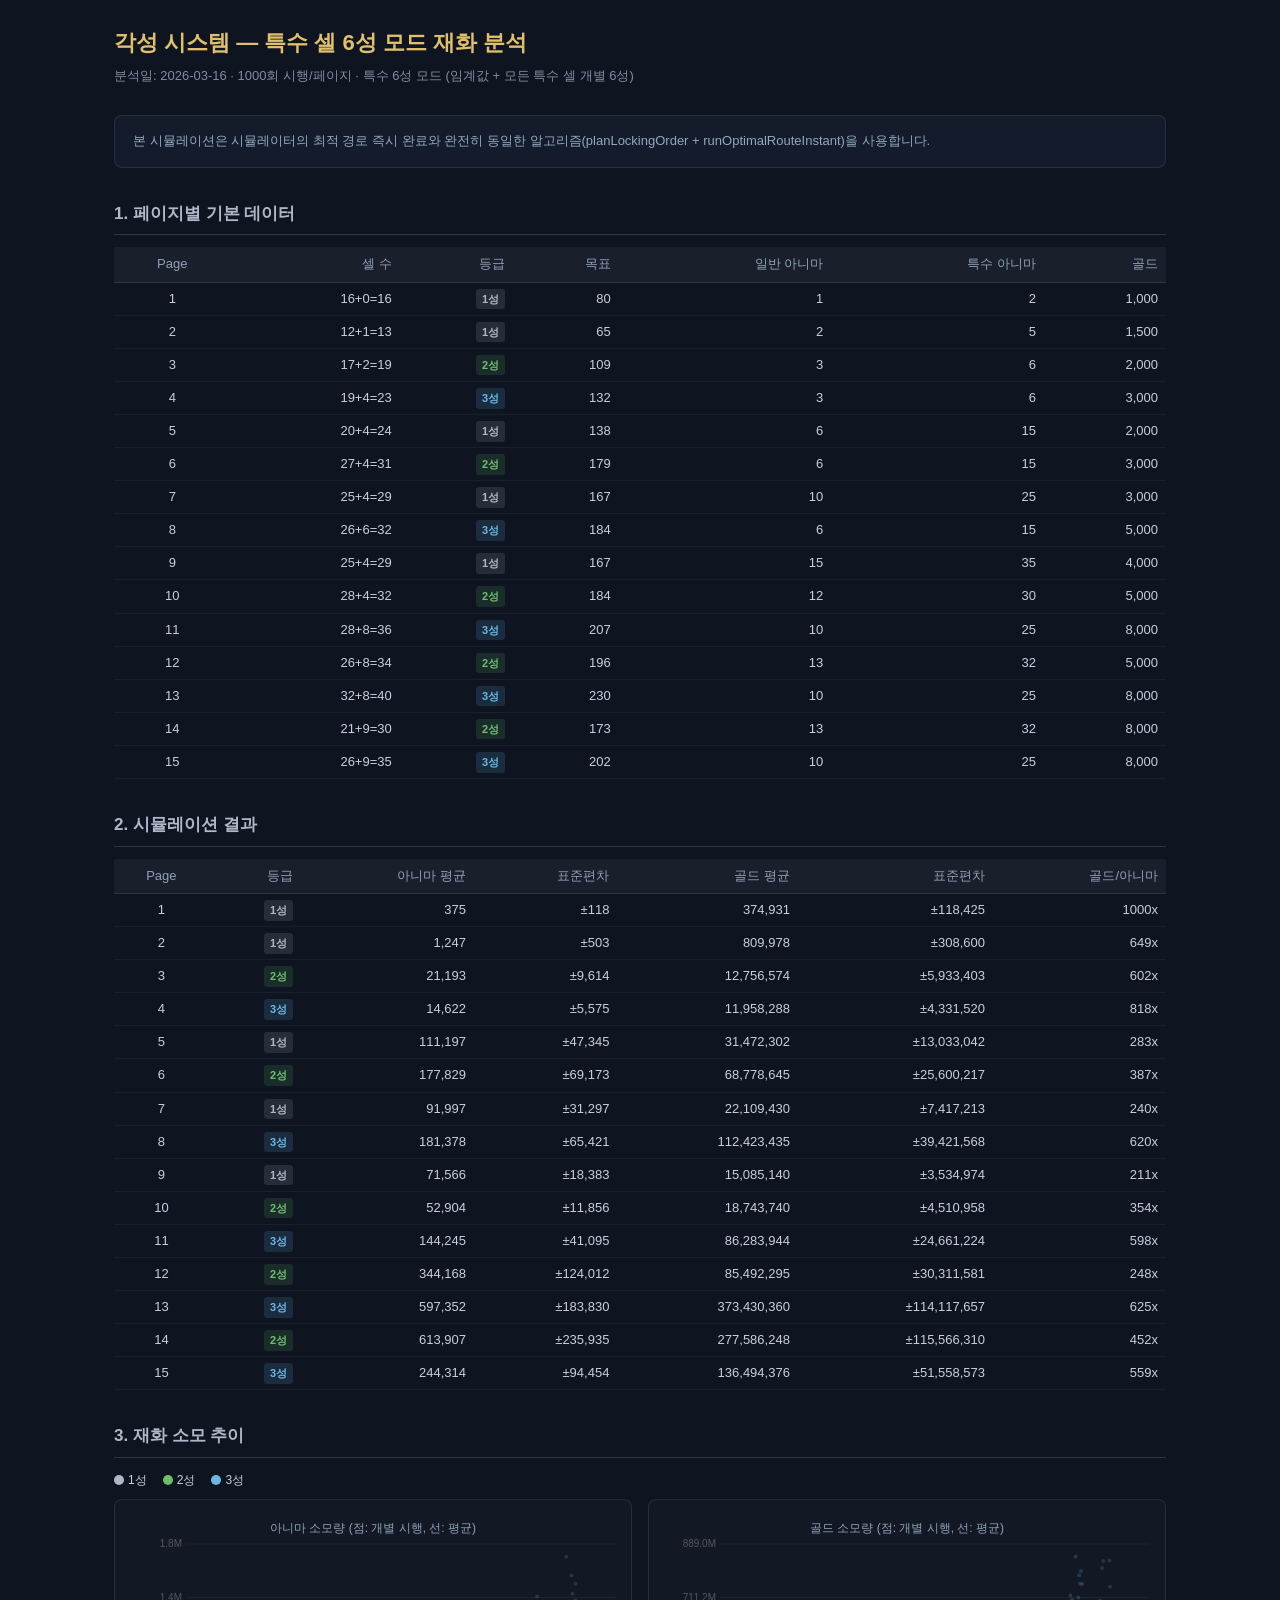
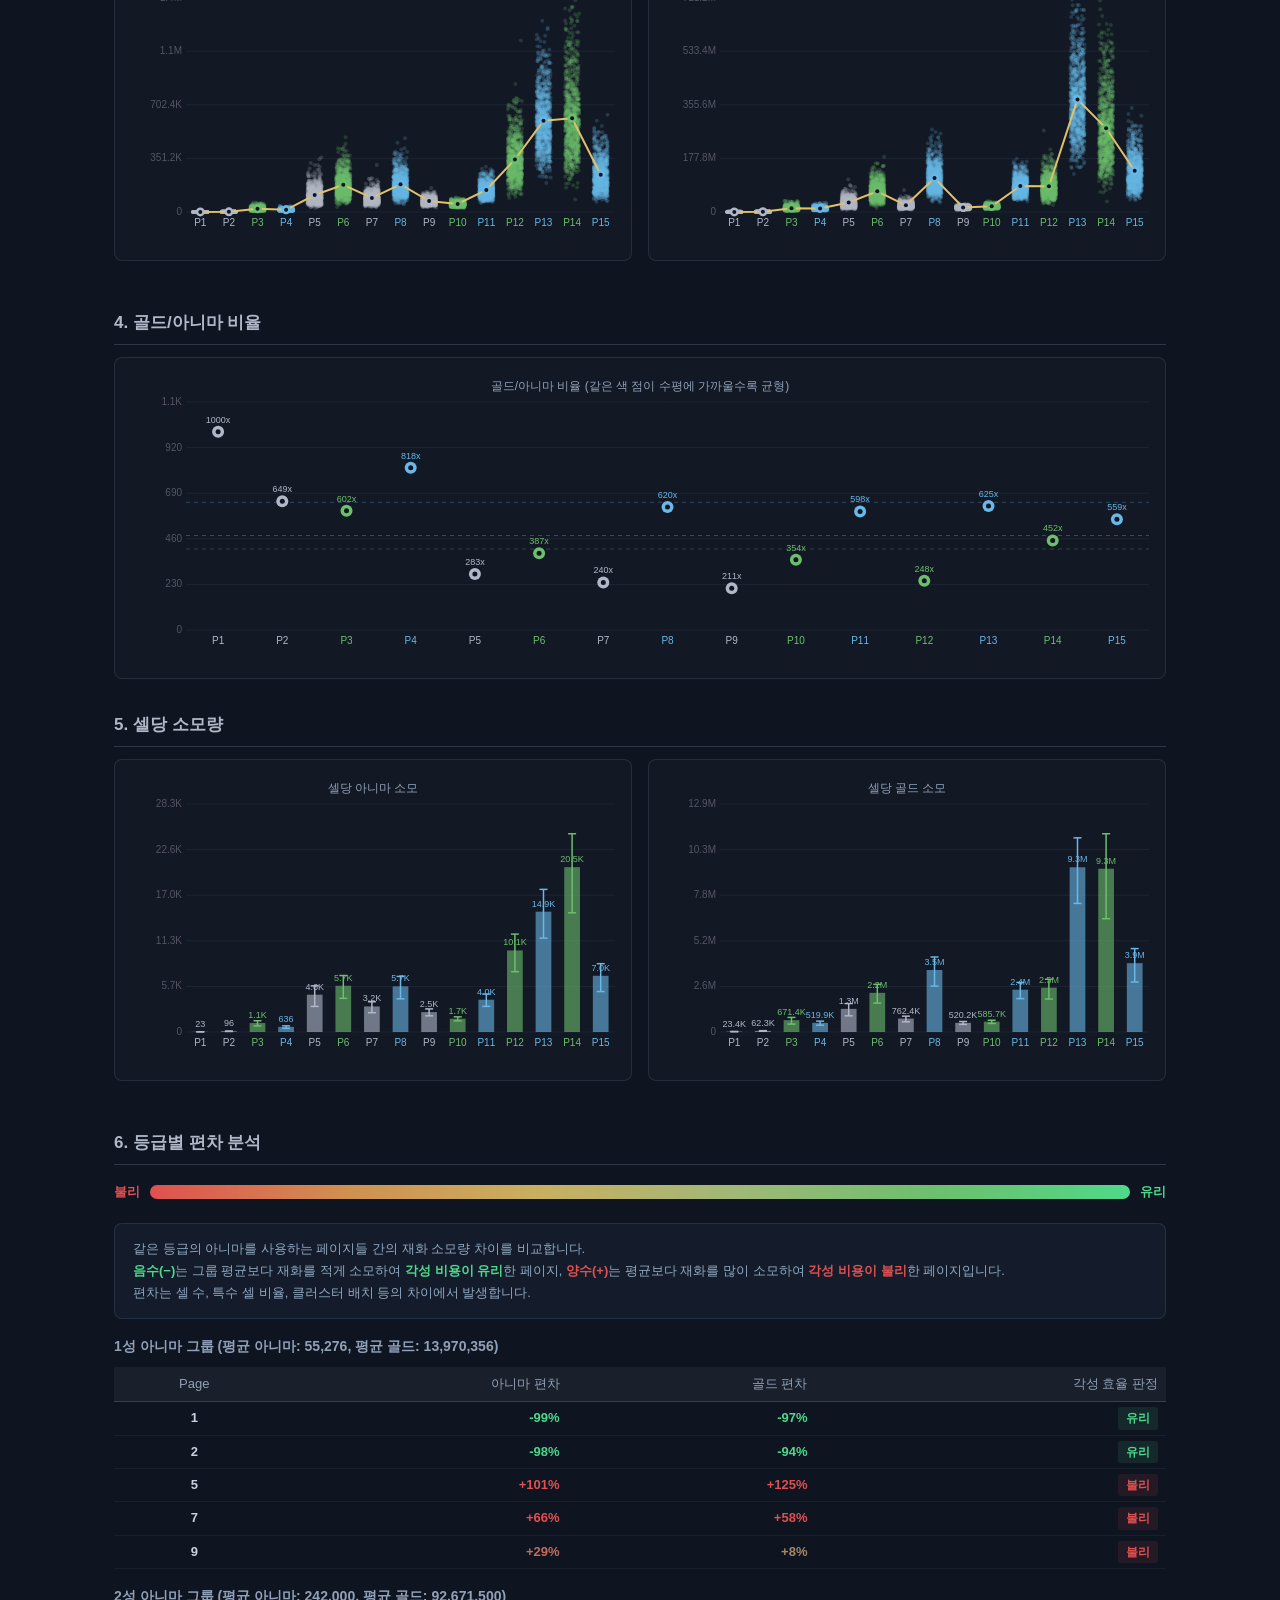
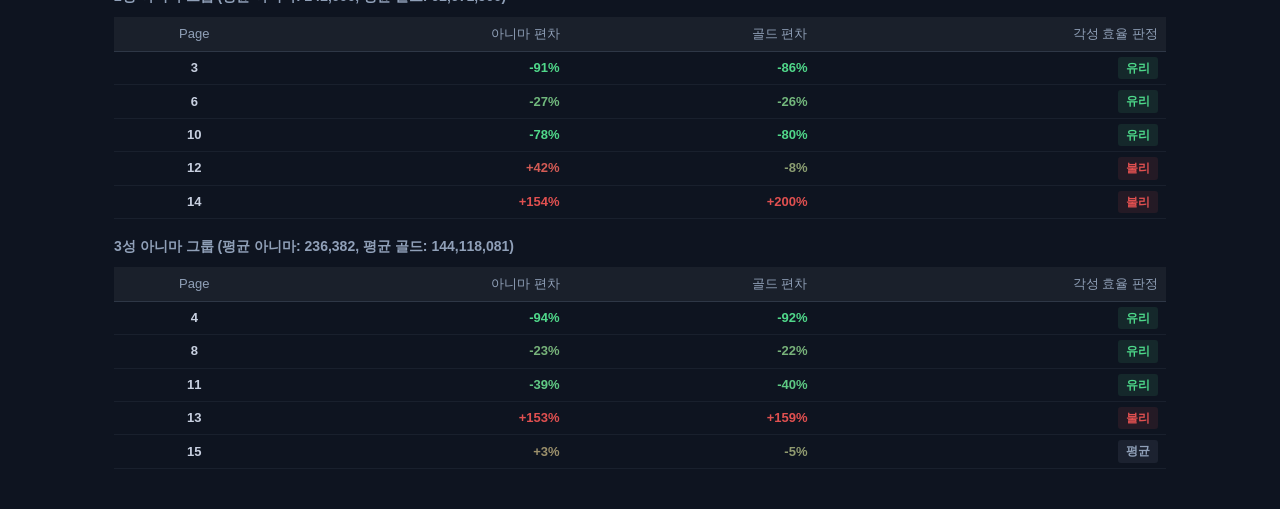
<file: reports/balance_report_special6.html>
<!DOCTYPE html><html lang="ko"><head><meta charset="UTF-8"><title>각성 시스템 — 특수 셀 6성 모드 재화 분석</title><style>
  * { margin:0; padding:0; box-sizing:border-box; }
  body { font-family:'Noto Sans KR',-apple-system,sans-serif; background:#0e1420; color:#c8d0e0; padding:24px; line-height:1.7; max-width:1100px; margin:0 auto; }
  h1 { font-size:22px; color:#e0c06a; margin-bottom:4px; }
  .subtitle { font-size:13px; color:#808da0; margin-bottom:28px; }
  h2 { font-size:17px; color:#b0b8c8; margin:32px 0 12px; border-bottom:1px solid rgba(120,135,160,0.3); padding-bottom:6px; }
  h3 { font-size:14px; color:#90a0b8; margin:16px 0 8px; }
  p,li { font-size:14px; color:#a0a8b8; }
  table { border-collapse:collapse; width:100%; margin-bottom:16px; font-size:13px; }
  th { background:rgba(255,255,255,0.05); color:#90a0b8; padding:6px 8px; text-align:right; font-weight:500; border-bottom:1px solid rgba(120,135,160,0.3); }
  th:first-child,td:first-child { text-align:center; }
  td { padding:5px 8px; text-align:right; border-bottom:1px solid rgba(120,135,160,0.1); }
  .grade { display:inline-block; padding:1px 6px; border-radius:3px; font-size:11px; font-weight:600; }
  .g1 { background:rgba(180,185,195,0.15); color:#b0b8c8; }
  .g2 { background:rgba(109,191,109,0.15); color:#6dbf6d; }
  .g3 { background:rgba(106,184,232,0.15); color:#6ab8e8; }
  .chart-container { background:rgba(255,255,255,0.02); border:1px solid rgba(120,135,160,0.2); border-radius:8px; padding:16px; margin-bottom:16px; }
  .chart-row { display:flex; gap:16px; flex-wrap:wrap; }
  .chart-row .chart-container { flex:1; min-width:480px; }
  canvas { width:100%; }
  .warn { color:#d44040; font-weight:600; }
  .ok { color:#6dbf6d; }
  .verdict { font-weight:600; display:inline-block; padding:1px 8px; border-radius:3px; font-size:12px; }
  .verdict-good { color:#4dd88a; background:rgba(77,216,138,0.1); }
  .verdict-avg { color:#90a0b8; background:rgba(144,160,184,0.1); }
  .verdict-bad { color:#e05050; background:rgba(224,80,80,0.1); }
  .gradient-legend { display:flex; align-items:center; gap:10px; margin:16px 0 20px; font-size:13px; color:#90a0b8; }
  .gradient-bar { flex:1; height:14px; border-radius:7px; background:linear-gradient(to right, #e05050, #d09050, #c8b060, #a0b878, #6dbf6d, #50d88a); }
  .gradient-label { font-weight:600; white-space:nowrap; }
  .gradient-label-bad { color:#e05050; }
  .gradient-label-good { color:#4dd88a; }
  .note-box { background:rgba(100,130,180,0.08); border:1px solid rgba(100,130,180,0.2); border-radius:8px; padding:14px 18px; margin:12px 0; font-size:13px; color:#90a8c0; }
  .summary-box { background:rgba(224,192,106,0.08); border:1px solid rgba(224,192,106,0.25); border-radius:8px; padding:16px 20px; margin:16px 0; font-size:14px; }
  .summary-box strong { color:#e0c06a; }
  .finding { background:rgba(255,255,255,0.02); border-left:3px solid rgba(224,192,106,0.5); padding:10px 14px; margin:10px 0; font-size:13px; }
  .finding-title { color:#e0c06a; font-weight:600; font-size:14px; margin-bottom:4px; }
  .anomaly-table td { font-weight:600; }
  .legend { display:flex; gap:16px; margin:8px 0; font-size:12px; }
  .legend-item { display:flex; align-items:center; gap:4px; }
  .legend-dot { width:10px; height:10px; border-radius:50%; }
</style></head><body>
<h1>각성 시스템 — 특수 셀 6성 모드 재화 분석</h1><div class="subtitle">분석일: 2026-03-16 · 1000회 시행/페이지 · 특수 6성 모드 (임계값 + 모든 특수 셀 개별 6성)</div>
<div class="note-box">본 시뮬레이션은 시뮬레이터의 최적 경로 즉시 완료와 완전히 동일한 알고리즘(planLockingOrder + runOptimalRouteInstant)을 사용합니다.</div>
<h2>1. 페이지별 기본 데이터</h2>
<table><tr><th>Page</th><th>셀 수</th><th>등급</th><th>목표</th><th>일반 아니마</th><th>특수 아니마</th><th>골드</th></tr>
<tr><td>1</td><td>16+0=16</td><td><span class="grade g1">1성</span></td><td>80</td><td>1</td><td>2</td><td>1,000</td></tr><tr><td>2</td><td>12+1=13</td><td><span class="grade g1">1성</span></td><td>65</td><td>2</td><td>5</td><td>1,500</td></tr><tr><td>3</td><td>17+2=19</td><td><span class="grade g2">2성</span></td><td>109</td><td>3</td><td>6</td><td>2,000</td></tr><tr><td>4</td><td>19+4=23</td><td><span class="grade g3">3성</span></td><td>132</td><td>3</td><td>6</td><td>3,000</td></tr><tr><td>5</td><td>20+4=24</td><td><span class="grade g1">1성</span></td><td>138</td><td>6</td><td>15</td><td>2,000</td></tr><tr><td>6</td><td>27+4=31</td><td><span class="grade g2">2성</span></td><td>179</td><td>6</td><td>15</td><td>3,000</td></tr><tr><td>7</td><td>25+4=29</td><td><span class="grade g1">1성</span></td><td>167</td><td>10</td><td>25</td><td>3,000</td></tr><tr><td>8</td><td>26+6=32</td><td><span class="grade g3">3성</span></td><td>184</td><td>6</td><td>15</td><td>5,000</td></tr><tr><td>9</td><td>25+4=29</td><td><span class="grade g1">1성</span></td><td>167</td><td>15</td><td>35</td><td>4,000</td></tr><tr><td>10</td><td>28+4=32</td><td><span class="grade g2">2성</span></td><td>184</td><td>12</td><td>30</td><td>5,000</td></tr><tr><td>11</td><td>28+8=36</td><td><span class="grade g3">3성</span></td><td>207</td><td>10</td><td>25</td><td>8,000</td></tr><tr><td>12</td><td>26+8=34</td><td><span class="grade g2">2성</span></td><td>196</td><td>13</td><td>32</td><td>5,000</td></tr><tr><td>13</td><td>32+8=40</td><td><span class="grade g3">3성</span></td><td>230</td><td>10</td><td>25</td><td>8,000</td></tr><tr><td>14</td><td>21+9=30</td><td><span class="grade g2">2성</span></td><td>173</td><td>13</td><td>32</td><td>8,000</td></tr><tr><td>15</td><td>26+9=35</td><td><span class="grade g3">3성</span></td><td>202</td><td>10</td><td>25</td><td>8,000</td></tr>
</table>
<h2>2. 시뮬레이션 결과</h2>
<table><tr><th>Page</th><th>등급</th><th>아니마 평균</th><th>표준편차</th><th>골드 평균</th><th>표준편차</th><th>골드/아니마</th></tr>
<tr><td>1</td><td><span class="grade g1">1성</span></td><td>375</td><td>&plusmn;118</td><td>374,931</td><td>&plusmn;118,425</td><td>1000x</td></tr><tr><td>2</td><td><span class="grade g1">1성</span></td><td>1,247</td><td>&plusmn;503</td><td>809,978</td><td>&plusmn;308,600</td><td>649x</td></tr><tr><td>3</td><td><span class="grade g2">2성</span></td><td>21,193</td><td>&plusmn;9,614</td><td>12,756,574</td><td>&plusmn;5,933,403</td><td>602x</td></tr><tr><td>4</td><td><span class="grade g3">3성</span></td><td>14,622</td><td>&plusmn;5,575</td><td>11,958,288</td><td>&plusmn;4,331,520</td><td>818x</td></tr><tr><td>5</td><td><span class="grade g1">1성</span></td><td>111,197</td><td>&plusmn;47,345</td><td>31,472,302</td><td>&plusmn;13,033,042</td><td>283x</td></tr><tr><td>6</td><td><span class="grade g2">2성</span></td><td>177,829</td><td>&plusmn;69,173</td><td>68,778,645</td><td>&plusmn;25,600,217</td><td>387x</td></tr><tr><td>7</td><td><span class="grade g1">1성</span></td><td>91,997</td><td>&plusmn;31,297</td><td>22,109,430</td><td>&plusmn;7,417,213</td><td>240x</td></tr><tr><td>8</td><td><span class="grade g3">3성</span></td><td>181,378</td><td>&plusmn;65,421</td><td>112,423,435</td><td>&plusmn;39,421,568</td><td>620x</td></tr><tr><td>9</td><td><span class="grade g1">1성</span></td><td>71,566</td><td>&plusmn;18,383</td><td>15,085,140</td><td>&plusmn;3,534,974</td><td>211x</td></tr><tr><td>10</td><td><span class="grade g2">2성</span></td><td>52,904</td><td>&plusmn;11,856</td><td>18,743,740</td><td>&plusmn;4,510,958</td><td>354x</td></tr><tr><td>11</td><td><span class="grade g3">3성</span></td><td>144,245</td><td>&plusmn;41,095</td><td>86,283,944</td><td>&plusmn;24,661,224</td><td>598x</td></tr><tr><td>12</td><td><span class="grade g2">2성</span></td><td>344,168</td><td>&plusmn;124,012</td><td>85,492,295</td><td>&plusmn;30,311,581</td><td>248x</td></tr><tr><td>13</td><td><span class="grade g3">3성</span></td><td>597,352</td><td>&plusmn;183,830</td><td>373,430,360</td><td>&plusmn;114,117,657</td><td>625x</td></tr><tr><td>14</td><td><span class="grade g2">2성</span></td><td>613,907</td><td>&plusmn;235,935</td><td>277,586,248</td><td>&plusmn;115,566,310</td><td>452x</td></tr><tr><td>15</td><td><span class="grade g3">3성</span></td><td>244,314</td><td>&plusmn;94,454</td><td>136,494,376</td><td>&plusmn;51,558,573</td><td>559x</td></tr>
</table>
<h2>3. 재화 소모 추이</h2>
<div class="legend"><div class="legend-item"><div class="legend-dot" style="background:#b0b8c8"></div>1성</div><div class="legend-item"><div class="legend-dot" style="background:#6dbf6d"></div>2성</div><div class="legend-item"><div class="legend-dot" style="background:#6ab8e8"></div>3성</div></div>
<div class="chart-row"><div class="chart-container"><canvas id="cAS" height="340"></canvas></div><div class="chart-container"><canvas id="cGS" height="340"></canvas></div></div>
<h2>4. 골드/아니마 비율</h2>
<div class="chart-container"><canvas id="cR" height="300"></canvas></div>
<h2>5. 셀당 소모량</h2>
<div class="chart-row"><div class="chart-container"><canvas id="cAPC" height="300"></canvas></div><div class="chart-container"><canvas id="cGPC" height="300"></canvas></div></div>
<h2>6. 등급별 편차 분석</h2>
<div class="gradient-legend"><span class="gradient-label gradient-label-bad">불리</span><div class="gradient-bar"></div><span class="gradient-label gradient-label-good">유리</span></div>
<div class="note-box">같은 등급의 아니마를 사용하는 페이지들 간의 재화 소모량 차이를 비교합니다.<br>
<b style="color:#4dd88a">음수(−)</b>는 그룹 평균보다 재화를 적게 소모하여 <b style="color:#4dd88a">각성 비용이 유리</b>한 페이지,
<b style="color:#e05050">양수(+)</b>는 평균보다 재화를 많이 소모하여 <b style="color:#e05050">각성 비용이 불리</b>한 페이지입니다.<br>
편차는 셀 수, 특수 셀 비율, 클러스터 배치 등의 차이에서 발생합니다.</div>
<h3>1성 아니마 그룹 (평균 아니마: 55,276, 평균 골드: 13,970,356)</h3><table class="anomaly-table"><tr><th>Page</th><th>아니마 편차</th><th>골드 편차</th><th>각성 효율 판정</th></tr><tr><td>1</td><td style="color:rgb(80,216,138)">-99%</td><td style="color:rgb(80,216,138)">-97%</td><td><span class="verdict verdict-good">유리</span></td></tr><tr><td>2</td><td style="color:rgb(80,216,138)">-98%</td><td style="color:rgb(80,216,138)">-94%</td><td><span class="verdict verdict-good">유리</span></td></tr><tr><td>5</td><td style="color:rgb(224,80,80)">+101%</td><td style="color:rgb(224,80,80)">+125%</td><td><span class="verdict verdict-bad">불리</span></td></tr><tr><td>7</td><td style="color:rgb(224,80,80)">+66%</td><td style="color:rgb(224,80,80)">+58%</td><td><span class="verdict verdict-bad">불리</span></td></tr><tr><td>9</td><td style="color:rgb(194,109,92)">+29%</td><td style="color:rgb(164,137,104)">+8%</td><td><span class="verdict verdict-bad">불리</span></td></tr></table><h3>2성 아니마 그룹 (평균 아니마: 242,000, 평균 골드: 92,671,500)</h3><table class="anomaly-table"><tr><th>Page</th><th>아니마 편차</th><th>골드 편차</th><th>각성 효율 판정</th></tr><tr><td>3</td><td style="color:rgb(80,216,138)">-91%</td><td style="color:rgb(80,216,138)">-86%</td><td><span class="verdict verdict-good">유리</span></td></tr><tr><td>6</td><td style="color:rgb(113,185,125)">-27%</td><td style="color:rgb(115,183,124)">-26%</td><td><span class="verdict verdict-good">유리</span></td></tr><tr><td>10</td><td style="color:rgb(80,216,138)">-78%</td><td style="color:rgb(80,216,138)">-80%</td><td><span class="verdict verdict-good">유리</span></td></tr><tr><td>12</td><td style="color:rgb(212,91,85)">+42%</td><td style="color:rgb(140,159,114)">-8%</td><td><span class="verdict verdict-bad">불리</span></td></tr><tr><td>14</td><td style="color:rgb(224,80,80)">+154%</td><td style="color:rgb(224,80,80)">+200%</td><td><span class="verdict verdict-bad">불리</span></td></tr></table><h3>3성 아니마 그룹 (평균 아니마: 236,382, 평균 골드: 144,118,081)</h3><table class="anomaly-table"><tr><th>Page</th><th>아니마 편차</th><th>골드 편차</th><th>각성 효율 판정</th></tr><tr><td>4</td><td style="color:rgb(80,216,138)">-94%</td><td style="color:rgb(80,216,138)">-92%</td><td><span class="verdict verdict-good">유리</span></td></tr><tr><td>8</td><td style="color:rgb(119,179,122)">-23%</td><td style="color:rgb(120,178,122)">-22%</td><td><span class="verdict verdict-good">유리</span></td></tr><tr><td>11</td><td style="color:rgb(96,201,132)">-39%</td><td style="color:rgb(94,202,132)">-40%</td><td><span class="verdict verdict-good">유리</span></td></tr><tr><td>13</td><td style="color:rgb(224,80,80)">+153%</td><td style="color:rgb(224,80,80)">+159%</td><td><span class="verdict verdict-bad">불리</span></td></tr><tr><td>15</td><td style="color:rgb(156,144,107)">+3%</td><td style="color:rgb(145,155,112)">-5%</td><td><span class="verdict verdict-avg">평균</span></td></tr></table>
<script>
const DATA=[{"page":1,"grade":1,"cells":16,"normal":16,"special":0,"maxTh":80,"nAnima":1,"sAnima":2,"nGold":1000,"sGold":1000,"ratio":1000,"animaPerCell":23,"goldPerCell":23433,"anima":{"mean":375,"std":118,"median":361,"p25":291,"p75":444},"gold":{"mean":374931,"std":118425,"median":361000,"p25":291000,"p75":444000}},{"page":2,"grade":1,"cells":13,"normal":12,"special":1,"maxTh":65,"nAnima":2,"sAnima":5,"nGold":1500,"sGold":1500,"ratio":649,"animaPerCell":96,"goldPerCell":62306,"anima":{"mean":1247,"std":503,"median":1170,"p25":869,"p75":1506},"gold":{"mean":809978,"std":308600,"median":766500,"p25":577500,"p75":972000}},{"page":3,"grade":2,"cells":19,"normal":17,"special":2,"maxTh":109,"nAnima":3,"sAnima":6,"nGold":2000,"sGold":2000,"ratio":602,"animaPerCell":1115,"goldPerCell":671399,"anima":{"mean":21193,"std":9614,"median":19119,"p25":14328,"p75":26511},"gold":{"mean":12756574,"std":5933403,"median":11472000,"p25":8530000,"p75":15698000}},{"page":4,"grade":3,"cells":23,"normal":19,"special":4,"maxTh":132,"nAnima":3,"sAnima":6,"nGold":3000,"sGold":3000,"ratio":818,"animaPerCell":636,"goldPerCell":519926,"anima":{"mean":14622,"std":5575,"median":13488,"p25":10614,"p75":17529},"gold":{"mean":11958288,"std":4331520,"median":11124000,"p25":8853000,"p75":14163000}},{"page":5,"grade":1,"cells":24,"normal":20,"special":4,"maxTh":138,"nAnima":6,"sAnima":15,"nGold":2000,"sGold":2000,"ratio":283,"animaPerCell":4633,"goldPerCell":1311346,"anima":{"mean":111197,"std":47345,"median":102702,"p25":76230,"p75":137556},"gold":{"mean":31472302,"std":13033042,"median":29542000,"p25":22002000,"p75":38638000}},{"page":6,"grade":2,"cells":31,"normal":27,"special":4,"maxTh":179,"nAnima":6,"sAnima":15,"nGold":3000,"sGold":3000,"ratio":387,"animaPerCell":5736,"goldPerCell":2218666,"anima":{"mean":177829,"std":69173,"median":166275,"p25":129474,"p75":217266},"gold":{"mean":68778645,"std":25600217,"median":64392000,"p25":50808000,"p75":83658000}},{"page":7,"grade":1,"cells":29,"normal":25,"special":4,"maxTh":167,"nAnima":10,"sAnima":25,"nGold":3000,"sGold":3000,"ratio":240,"animaPerCell":3172,"goldPerCell":762394,"anima":{"mean":91997,"std":31297,"median":87010,"p25":69465,"p75":108825},"gold":{"mean":22109430,"std":7417213,"median":21096000,"p25":16737000,"p75":26022000}},{"page":8,"grade":3,"cells":32,"normal":26,"special":6,"maxTh":184,"nAnima":6,"sAnima":15,"nGold":5000,"sGold":5000,"ratio":620,"animaPerCell":5668,"goldPerCell":3513232,"anima":{"mean":181378,"std":65421,"median":170637,"p25":131757,"p75":220716},"gold":{"mean":112423435,"std":39421568,"median":106380000,"p25":83300000,"p75":136020000}},{"page":9,"grade":1,"cells":29,"normal":25,"special":4,"maxTh":167,"nAnima":15,"sAnima":35,"nGold":4000,"sGold":4000,"ratio":211,"animaPerCell":2468,"goldPerCell":520177,"anima":{"mean":71566,"std":18383,"median":69545,"p25":58220,"p75":83120},"gold":{"mean":15085140,"std":3534974,"median":14940000,"p25":12500000,"p75":17232000}},{"page":10,"grade":2,"cells":32,"normal":28,"special":4,"maxTh":184,"nAnima":12,"sAnima":30,"nGold":5000,"sGold":5000,"ratio":354,"animaPerCell":1653,"goldPerCell":585742,"anima":{"mean":52904,"std":11856,"median":52272,"p25":44298,"p75":60270},"gold":{"mean":18743740,"std":4510958,"median":18540000,"p25":15470000,"p75":21355000}},{"page":11,"grade":3,"cells":36,"normal":28,"special":8,"maxTh":207,"nAnima":10,"sAnima":25,"nGold":8000,"sGold":8000,"ratio":598,"animaPerCell":4007,"goldPerCell":2396776,"anima":{"mean":144245,"std":41095,"median":138950,"p25":114525,"p75":169650},"gold":{"mean":86283944,"std":24661224,"median":83936000,"p25":68080000,"p75":101144000}},{"page":12,"grade":2,"cells":34,"normal":26,"special":8,"maxTh":196,"nAnima":13,"sAnima":32,"nGold":5000,"sGold":5000,"ratio":248,"animaPerCell":10123,"goldPerCell":2514479,"anima":{"mean":344168,"std":124012,"median":329842,"p25":254549,"p75":413158},"gold":{"mean":85492295,"std":30311581,"median":81765000,"p25":63485000,"p75":101575000}},{"page":13,"grade":3,"cells":40,"normal":32,"special":8,"maxTh":230,"nAnima":10,"sAnima":25,"nGold":8000,"sGold":8000,"ratio":625,"animaPerCell":14934,"goldPerCell":9335759,"anima":{"mean":597352,"std":183830,"median":576555,"p25":466120,"p75":708120},"gold":{"mean":373430360,"std":114117657,"median":361896000,"p25":291416000,"p75":440104000}},{"page":14,"grade":2,"cells":30,"normal":21,"special":9,"maxTh":173,"nAnima":13,"sAnima":32,"nGold":8000,"sGold":8000,"ratio":452,"animaPerCell":20464,"goldPerCell":9252875,"anima":{"mean":613907,"std":235935,"median":576472,"p25":443835,"p75":738245},"gold":{"mean":277586248,"std":115566310,"median":256368000,"p25":192600000,"p75":337048000}},{"page":15,"grade":3,"cells":35,"normal":26,"special":9,"maxTh":202,"nAnima":10,"sAnima":25,"nGold":8000,"sGold":8000,"ratio":559,"animaPerCell":6980,"goldPerCell":3899839,"anima":{"mean":244314,"std":94454,"median":229845,"p25":175620,"p75":296790},"gold":{"mean":136494376,"std":51558573,"median":128680000,"p25":99120000,"p75":165456000}}];const SCATTER=[{"page":1,"grade":1,"anima":[364,372,336,209,355,303,434,299,457,257,338,824,298,468,315,686,329,568,595,258,425,356,376,294,329,390,528,185,516,231,338,596,343,341,209,405,436,243,437,345,407,250,278,504,245,455,268,497,293,394,373,242,264,632,195,417,243,254,479,434,387,410,232,240,283,790,601,493,419,139,479,325,404,249,375,281,308,269,309,411,501,529,437,604,244,388,517,450,561,421,483,249,306,252,208,216,185,427,375,387,310,437,500,346,472,206,255,402,750,243,228,488,187,528,370,247,443,376,547,368,431,396,392,338,375,252,320,406,459,614,344,286,225,404,291,365,412,346,319,332,321,414,292,298,318,376,535,213,377,145,436,546,369,338,346,419,308,484,257,259,640,272,628,424,637,371,454,659,400,330,616,399,388,454,364,386,333,356,445,568,474,234,324,367,255,268,406,639,455,343,389,610,325,310,410,376,180,421,334,416,334,357,396,269,501,436,594,401,383,423,310,419,342,402,338,145,324,420,271,443,189,399,358,254,345,255,403,383,496,451,397,460,289,438,642,367,201,253,342,154,434,361,354,467,482,372,502,406,717,181,300,357,500,301,239,219,563,464,438,571,299,452,233,718,431,196,374,363,408,290,412,232,412,457,282,480,200,346,500,360,311,444,356,352,564,203,507,240,330,370,185,552,493,211,316,469,515,276,390,440,414,230,721,263,347,409,257,237,317,573,310,221,397,320,426,282,342,628,411,452,413,449,677,403,336,350,325,526,260,447,261,292,226,502,394,828,540,453,258,222,275,311,427,378,293,260,349,123,326,271,380,336,396,305,566,514,552,479,352,308,421,325,516,418,257,500,396,373,306,523,212,452,270,357,242,291,272,333,297,257,517,342,525,482,212,380,288,467,383,252,434,344,559,253,192,456,317,269,457,178,557,228,344,387,566,316,287,251,209,426,274,309,394,413,404,280,279,518,467,437,297,231,312,453,315,437,528,145,381,151,341,347,361,439,544,412,384,277,483,432,557,242,475,292,303,226,255,301,493,519,258,343,367,390,338,270,586,248,247,157,350,400,349,295,479,435,563,304,225,440,441,408,438,267,315,254,381,296,412,532,249,426,314,573,266,440,237,412,332,509,498,543,313,300,362,298,442,310,404,434,327,304,299,451,259,222,299,505,552,420,478,467,289,397,230,425,221,320,260,250,294,228,484,429,462,281,448,630,245,362,350,300,360,493,473,346,267,391,299,202,512,360,287,354,272,282,549,329,315,281,316,647,372,357,409,297,374,484,273,460,279,474,310,434,590,718,352,523,272,372,247,422,324,394,411,410,268,500,506,391,301,413,197,189,152,418,408,811,340,273,396,579,398,259,412,268,314,300,258,329,471,533,463,547,457,462,849,270,492,559,390,323,418,250,508,362,294,331,656,185,342,525,404,485,309,275,269,305,757,556,361,294,487,261,245,284,273,318,346,414,299,467,289,507,269,265,748,298,365,527,301,416,216,281,255,489,512,384,734,248,450,314,352,415,258,395,394,363,175,395,309,250,434,328,290,410,241,304,485,214,275,305,389,234,295,370,286,297,384,451,329,257,291,466,558,229,312,257,295,227,415,295,392,465,479,311,338,311,699,375,518,439,681,368,320,243,293,258,425,467,363,458,599,354,413,476,278,361,426,284,500,347,287,465,427,527,439,310,456,384,163,219,347,350,326,837,373,392,199,319,312,294,545,626,314,309,358,378,424,302,421,329,433,263,278,405,283,198,467,558,342,303,313,513,295,284,289,346,411,265,365,292,357,412,398,449,222,445,455,349,258,602,260,361,364,402,271,209,404,383,260,542,371,437,295,224,317,405,331,530,378,416,222,379,462,465,373,410,521,247,361,367,378,422,383,490,670,442,562,297,155,631,353,238,401,202,416,275,316,264,353,342,266,200,379,493,527,379,125,297,734,471,438,419,391,286,261,234,474,586,320,291,462,458,286,445,166,492,262,315,528,295,432,379,599,434,359,289,185,444,117,231,451,358,306,470,348,446,460,363,248,242,513,309,197,409,326,195,377,251,331,307,187,286,177,351,310,328,501,314,181,468,303,428,319,463,378,271,456,387,545,295,404,304,436,545,366,306,377,513,363,327,307,221,316,321,327,356,258,454,431,431,370,291,411,450,491,379,643,485,236,295,463,664,519,262,219,368,275,343,251,510,479,320,328,265,267,409,337,530,294,531,490,392,246,889,367,350,387,467,561,297,266,413,346,251,485,338,287,488,292,325,285,335,345,334,269,366,608,334],"gold":[364000,372000,336000,209000,355000,303000,434000,299000,457000,257000,338000,824000,298000,468000,315000,686000,329000,568000,595000,258000,425000,356000,376000,294000,329000,390000,528000,185000,516000,231000,338000,596000,343000,341000,209000,405000,436000,243000,437000,345000,407000,250000,278000,504000,245000,455000,268000,497000,293000,394000,373000,242000,264000,632000,195000,417000,243000,254000,479000,434000,387000,410000,232000,240000,283000,790000,601000,493000,419000,139000,479000,325000,404000,249000,375000,281000,308000,269000,309000,411000,501000,529000,437000,604000,244000,388000,517000,450000,561000,421000,483000,249000,306000,252000,208000,216000,185000,427000,375000,387000,310000,437000,500000,346000,472000,206000,255000,402000,750000,243000,228000,488000,187000,528000,370000,247000,443000,376000,547000,368000,431000,396000,392000,338000,375000,252000,320000,406000,459000,614000,344000,286000,225000,404000,291000,365000,412000,346000,319000,332000,321000,414000,292000,298000,318000,376000,535000,213000,377000,145000,436000,546000,369000,338000,346000,419000,308000,484000,257000,259000,640000,272000,628000,424000,637000,371000,454000,659000,400000,330000,616000,399000,388000,454000,364000,386000,333000,356000,445000,568000,474000,234000,324000,367000,255000,268000,406000,639000,455000,343000,389000,610000,325000,310000,410000,376000,180000,421000,334000,416000,334000,357000,396000,269000,501000,436000,594000,401000,383000,423000,310000,419000,342000,402000,338000,145000,324000,420000,271000,443000,189000,399000,358000,254000,345000,255000,403000,383000,496000,451000,397000,460000,289000,438000,642000,367000,201000,253000,342000,154000,434000,361000,354000,467000,482000,372000,502000,406000,717000,181000,300000,357000,500000,301000,239000,219000,563000,464000,438000,571000,299000,452000,233000,718000,431000,196000,374000,363000,408000,290000,412000,232000,412000,457000,282000,480000,200000,346000,500000,360000,311000,444000,356000,352000,564000,203000,507000,240000,330000,370000,185000,552000,493000,211000,316000,469000,515000,276000,390000,440000,414000,230000,721000,263000,347000,409000,257000,237000,317000,573000,310000,221000,397000,320000,426000,282000,342000,628000,411000,452000,413000,449000,677000,403000,336000,350000,325000,526000,260000,447000,261000,292000,226000,502000,394000,828000,540000,453000,258000,222000,275000,311000,427000,378000,293000,260000,349000,123000,326000,271000,380000,336000,396000,305000,566000,514000,552000,479000,352000,308000,421000,325000,516000,418000,257000,500000,396000,373000,306000,523000,212000,452000,270000,357000,242000,291000,272000,333000,297000,257000,517000,342000,525000,482000,212000,380000,288000,467000,383000,252000,434000,344000,559000,253000,192000,456000,317000,269000,457000,178000,557000,228000,344000,387000,566000,316000,287000,251000,209000,426000,274000,309000,394000,413000,404000,280000,279000,518000,467000,437000,297000,231000,312000,453000,315000,437000,528000,145000,381000,151000,341000,347000,361000,439000,544000,412000,384000,277000,483000,432000,557000,242000,475000,292000,303000,226000,255000,301000,493000,519000,258000,343000,367000,390000,338000,270000,586000,248000,247000,157000,350000,400000,349000,295000,479000,435000,563000,304000,225000,440000,441000,408000,438000,267000,315000,254000,381000,296000,412000,532000,249000,426000,314000,573000,266000,440000,237000,412000,332000,509000,498000,543000,313000,300000,362000,298000,442000,310000,404000,434000,327000,304000,299000,451000,259000,222000,299000,505000,552000,420000,478000,467000,289000,397000,230000,425000,221000,320000,260000,250000,294000,228000,484000,429000,462000,281000,448000,630000,245000,362000,350000,300000,360000,493000,473000,346000,267000,391000,299000,202000,512000,360000,287000,354000,272000,282000,549000,329000,315000,281000,316000,647000,372000,357000,409000,297000,374000,484000,273000,460000,279000,474000,310000,434000,590000,718000,352000,523000,272000,372000,247000,422000,324000,394000,411000,410000,268000,500000,506000,391000,301000,413000,197000,189000,152000,418000,408000,811000,340000,273000,396000,579000,398000,259000,412000,268000,314000,300000,258000,329000,471000,533000,463000,547000,457000,462000,849000,270000,492000,559000,390000,323000,418000,250000,508000,362000,294000,331000,656000,185000,342000,525000,404000,485000,309000,275000,269000,305000,757000,556000,361000,294000,487000,261000,245000,284000,273000,318000,346000,414000,299000,467000,289000,507000,269000,265000,748000,298000,365000,527000,301000,416000,216000,281000,255000,489000,512000,384000,734000,248000,450000,314000,352000,415000,258000,395000,394000,363000,175000,395000,309000,250000,434000,328000,290000,410000,241000,304000,485000,214000,275000,305000,389000,234000,295000,370000,286000,297000,384000,451000,329000,257000,291000,466000,558000,229000,312000,257000,295000,227000,415000,295000,392000,465000,479000,311000,338000,311000,699000,375000,518000,439000,681000,368000,320000,243000,293000,258000,425000,467000,363000,458000,599000,354000,413000,476000,278000,361000,426000,284000,500000,347000,287000,465000,427000,527000,439000,310000,456000,384000,163000,219000,347000,350000,326000,837000,373000,392000,199000,319000,312000,294000,545000,626000,314000,309000,358000,378000,424000,302000,421000,329000,433000,263000,278000,405000,283000,198000,467000,558000,342000,303000,313000,513000,295000,284000,289000,346000,411000,265000,365000,292000,357000,412000,398000,449000,222000,445000,455000,349000,258000,602000,260000,361000,364000,402000,271000,209000,404000,383000,260000,542000,371000,437000,295000,224000,317000,405000,331000,530000,378000,416000,222000,379000,462000,465000,373000,410000,521000,247000,361000,367000,378000,422000,383000,490000,670000,442000,562000,297000,155000,631000,353000,238000,401000,202000,416000,275000,316000,264000,353000,342000,266000,200000,379000,493000,527000,379000,125000,297000,734000,471000,438000,419000,391000,286000,261000,234000,474000,586000,320000,291000,462000,458000,286000,445000,166000,492000,262000,315000,528000,295000,432000,379000,599000,434000,359000,289000,185000,444000,117000,231000,451000,358000,306000,470000,348000,446000,460000,363000,248000,242000,513000,309000,197000,409000,326000,195000,377000,251000,331000,307000,187000,286000,177000,351000,310000,328000,501000,314000,181000,468000,303000,428000,319000,463000,378000,271000,456000,387000,545000,295000,404000,304000,436000,545000,366000,306000,377000,513000,363000,327000,307000,221000,316000,321000,327000,356000,258000,454000,431000,431000,370000,291000,411000,450000,491000,379000,643000,485000,236000,295000,463000,664000,519000,262000,219000,368000,275000,343000,251000,510000,479000,320000,328000,265000,267000,409000,337000,530000,294000,531000,490000,392000,246000,889000,367000,350000,387000,467000,561000,297000,266000,413000,346000,251000,485000,338000,287000,488000,292000,325000,285000,335000,345000,334000,269000,366000,608000,334000]},{"page":2,"grade":1,"anima":[1098,691,470,1358,1272,1825,1426,2487,935,600,1462,1109,904,1201,1298,1058,1994,338,878,517,1317,747,945,1560,1091,1215,925,990,1055,913,1530,2181,1212,976,373,956,1647,690,1415,2288,1320,1595,834,726,1097,1064,1286,1032,1353,2485,1738,1608,1412,1205,754,853,765,1299,947,1379,1145,1683,1286,1253,1334,1006,975,1913,1041,1123,1293,1115,1334,1499,1068,1506,1354,813,1012,1887,1238,590,2437,811,1254,1553,1117,1130,2734,1558,2117,1794,1044,1223,869,1584,1536,1698,1112,1887,1726,880,1197,1028,1857,1265,1410,865,1563,1238,1451,1222,2461,1493,771,922,1486,822,2573,387,926,1217,1431,1457,1031,1604,535,1233,1691,577,1165,681,1080,1499,1235,1305,649,1171,1049,1358,1488,1158,914,1437,1905,1003,2180,663,1227,2009,1941,1037,1352,1047,1256,1325,2099,2270,987,1086,1489,736,1131,1482,797,2081,728,1495,556,730,948,1255,1775,1402,827,833,1746,1322,724,781,994,839,2057,809,1839,1353,692,1274,1075,817,895,2159,1082,440,982,1061,1506,794,2189,1307,569,956,1471,1033,785,1235,1465,1090,954,1235,2370,1098,729,1387,1439,819,1103,2609,1158,1211,966,1024,889,1180,2142,760,1090,1293,1504,1292,1017,1712,565,1410,1329,2167,2144,2542,1855,1544,1362,591,832,1379,1745,1489,1859,859,909,1365,1540,1556,820,1371,1001,1894,1602,848,2229,1857,620,924,837,1156,1595,2529,1943,1068,1417,673,925,1231,930,1604,950,1546,1435,1034,814,1174,1203,1560,1579,360,743,2148,952,771,710,1465,807,640,1031,1465,754,543,771,530,1452,1261,2193,906,1629,1098,1390,1453,645,1122,1181,2514,963,1880,840,809,1712,2981,3325,983,1780,990,828,832,1551,766,1418,897,1368,1410,1261,746,1563,617,1147,2652,1332,1507,1128,1164,749,963,1248,1548,1651,1071,1167,1463,455,1753,1526,1050,825,547,813,818,1215,1070,2308,1137,1968,2174,1713,864,1388,1495,642,866,1147,1208,900,1022,785,739,2321,1232,886,754,1330,1048,1600,1280,734,1555,1730,1216,592,1427,2328,552,1640,1195,557,1031,922,1781,1209,1337,855,1038,901,1203,826,1238,1738,1950,1345,1360,692,793,1347,808,1505,1588,1211,1268,1096,2015,1725,1226,1073,1420,930,1381,1145,1254,1703,668,1255,1715,770,1229,2898,641,2308,1630,1407,1170,2079,2480,1326,468,665,1105,1516,1576,494,1376,1551,1757,1332,1214,1470,857,2029,1902,982,900,1805,2027,1158,919,1870,860,1296,789,1445,1164,543,770,1481,1237,1170,1476,1336,1242,1233,1038,800,388,861,1385,689,1227,1418,1124,1387,1379,1303,934,928,1460,1002,1062,1892,1202,1218,1675,920,512,1363,783,884,957,2739,734,758,1151,1931,1403,1138,1567,1310,1017,1918,1020,751,1187,701,1120,2908,587,773,1062,1717,1582,757,635,631,963,953,2840,1027,1436,907,655,1393,1513,1355,1252,1406,1321,1391,1367,1837,651,1141,2538,646,978,1590,1035,734,1751,1115,1048,940,629,1481,1008,653,594,2547,1396,1032,789,939,595,804,1216,1378,1166,2750,1978,1228,564,1590,787,1820,798,708,1087,592,1027,1774,789,608,1342,904,975,964,895,1047,1215,1969,1555,819,890,2293,530,807,745,1415,1672,1822,1545,1594,556,1572,1646,815,637,728,1226,1626,1279,954,1002,2223,1148,676,1678,670,806,1478,773,1373,901,1044,687,1549,850,1536,626,1616,1214,1071,1847,2515,1385,808,1135,1716,911,795,2117,1643,1200,915,1768,1517,1929,781,1823,1112,1298,692,463,2160,1477,832,964,747,604,1390,1794,839,1665,559,1015,1296,1054,1259,1081,1504,1010,1549,1129,2490,792,606,853,1143,857,1372,1610,2040,1083,1655,1090,865,1606,1446,1015,1241,729,620,790,1112,1354,448,2021,2659,1269,1150,2650,1705,1011,940,1417,472,967,1635,1290,2254,1021,963,1540,493,878,1384,665,1144,1012,1516,915,1819,975,1048,841,887,1557,1225,1476,830,1055,714,582,1004,424,857,1066,1259,1108,1239,819,2741,807,1712,1437,974,385,643,1138,724,1045,512,1710,1191,773,575,772,1748,1180,1091,1079,1076,931,1814,994,555,1463,1695,1546,966,850,863,1706,1263,1878,1411,1123,1012,1058,711,769,732,2077,1297,967,1125,1380,1866,565,1374,225,2321,1233,1386,852,862,633,814,1124,892,639,1895,852,839,1740,490,1437,693,1664,1073,1350,1653,1417,1221,2793,1398,1385,1259,1607,1059,781,905,1196,611,1479,904,751,1588,1614,2854,1636,724,744,2160,917,2353,675,772,759,1009,687,2924,884,1601,591,924,2371,1138,967,766,1072,1204,499,1303,837,1125,1095,907,504,859,1755,1090,542,1163,1198,916,1250,1451,1096,473,1548,962,1140,1371,2373,1111,1203,2306,1431,1375,1559,1739,1889,942,1299,1232,999,1001,1231,464,1309,799,2238,1395,1110,866,798,1028,1557,744,1040,1278,1524,1175,1702,1338,1214,1623,859,1242,760,1160,1663,1850,1294,1148,667,2067,1547,572,1686,847,856,2262,977,2605,1381,2177,1765,989,820,1634,844,726,1162,842,969,1253,869,860,1059,2417,1812,1244,1163,635,1511,1914,1398,1991,1379,1071,845,1166,769,1104,1385,1123,1943,865,755,939,2399,1636,679,965,1418,1574,1259,1434,2100,1414,1787,1268,1425,1425,1673,823,1549,1129,1245,1070,1232,1041,2499,889,1071,1625,673,4851,1067,1189,1235,571,1715,2005,779],"gold":[783000,457500,303000,861000,823500,1168500,921000,1543500,636000,405000,975000,784500,597000,790500,825000,636000,1212000,222000,586500,358500,841500,481500,670500,1008000,685500,774000,561000,733500,672000,565500,922500,1399500,751500,673500,237000,613500,1134000,445500,955500,1396500,936000,964500,540000,477000,735000,726000,784500,684000,895500,1569000,1231500,1075500,928500,739500,507000,565500,504000,940500,672000,915000,748500,1075500,820500,879000,883500,696000,630000,1149000,688500,723000,877500,771000,978000,937500,724500,886500,979500,463500,660000,1197000,838500,366000,1470000,538500,810000,1050000,664500,735000,1609500,948000,1401000,1147500,684000,829500,595500,1125000,963000,1080000,762000,1282500,1119000,570000,747000,676500,1147500,910500,886500,574500,1035000,784500,969000,777000,1713000,982500,486000,610500,912000,517500,1549500,274500,667500,798000,1035000,1059000,748500,1126500,327000,832500,1050000,390000,723000,472500,738000,951000,811500,882000,421500,745500,744000,874500,936000,693000,591000,895500,1188000,651000,1347000,477000,711000,1288500,1228500,712500,915000,688500,874500,906000,1302000,1396500,625500,724500,984000,462000,724500,1008000,528000,1257000,528000,943500,340500,466500,630000,795000,1117500,921000,568500,573000,1048500,843000,489000,534000,682500,595500,1306500,577500,1179000,918000,501000,753000,678000,516000,552000,1270500,694500,294000,606000,717000,1035000,501000,1396500,879000,411000,690000,984000,664500,514500,820500,916500,741000,634500,807000,1386000,657000,499500,849000,892500,558000,690000,1666500,801000,820500,675000,736500,570000,718500,1435500,489000,700500,769500,1015500,843000,729000,1108500,399000,918000,823500,1375500,1275000,1560000,1186500,978000,868500,378000,592500,942000,1063500,993000,1198500,556500,630000,940500,876000,1099500,547500,927000,640500,1083000,981000,483000,1318500,1179000,447000,585000,535500,817500,1000500,1620000,1297500,724500,894000,498000,637500,835500,634500,1036500,663000,1029000,912000,690000,534000,786000,724500,945000,1078500,252000,487500,1381500,628500,522000,447000,925500,549000,417000,672000,907500,489000,391500,508500,348000,931500,754500,1359000,589500,1075500,756000,849000,934500,445500,693000,757500,1692000,594000,1311000,571500,505500,1068000,1734000,1933500,658500,1105500,612000,571500,552000,1021500,538500,829500,594000,814500,927000,862500,519000,981000,447000,759000,1552500,864000,961500,801000,724500,496500,679500,787500,913500,1146000,706500,751500,973500,267000,1155000,951000,657000,562500,354000,490500,573000,873000,780000,1447500,729000,1278000,1252500,1084500,540000,892500,880500,405000,618000,736500,771000,603000,712500,528000,448500,1428000,766500,619500,498000,808500,691500,1047000,802500,478500,1029000,1023000,763500,381000,874500,1345500,378000,1117500,853500,393000,699000,615000,1126500,765000,798000,540000,679500,610500,765000,552000,793500,1132500,1269000,948000,871500,474000,484500,931500,520500,955500,952500,775500,883500,741000,1383000,1048500,874500,694500,975000,607500,844500,753000,751500,1036500,451500,759000,1050000,550500,856500,2047500,438000,1528500,1132500,855000,778500,1323000,1558500,828000,297000,478500,745500,907500,1042500,334500,879000,967500,1014000,864000,780000,945000,573000,1362000,1161000,606000,630000,1257000,1171500,819000,606000,1299000,564000,850500,517500,910500,774000,364500,528000,897000,840000,756000,945000,934500,828000,805500,657000,550500,250500,549000,951000,456000,801000,870000,717000,912000,861000,831000,660000,610500,964500,661500,684000,1158000,847500,742500,1024500,604500,348000,930000,513000,613500,594000,1651500,451500,447000,780000,1162500,942000,772500,997500,955500,643500,1168500,630000,453000,762000,474000,687000,1879500,384000,541500,670500,1096500,988500,547500,460500,372000,666000,658500,1815000,646500,901500,543000,399000,826500,970500,820500,777000,964500,876000,807000,901500,1272000,418500,790500,1809000,417000,643500,1003500,679500,514500,1158000,703500,696000,637500,424500,883500,666000,451500,391500,1426500,1011000,666000,526500,661500,412500,490500,826500,925500,829500,1549500,1299000,840000,373500,949500,552000,1104000,504000,432000,745500,385500,673500,1263000,526500,406500,885000,601500,639000,606000,565500,693000,769500,1357500,1065000,553500,568500,1587000,357000,535500,462000,964500,979500,1267500,1125000,1150500,372000,927000,1117500,555000,457500,496500,780000,985500,903000,607500,666000,1395000,766500,408000,1051500,484500,523500,946500,514500,852000,664500,711000,468000,1020000,579000,963000,411000,973500,802500,765000,1216500,1618500,901500,534000,768000,1116000,658500,526500,1257000,1077000,810000,603000,1110000,942000,1120500,547500,1293000,730500,906000,487500,291000,1431000,1020000,552000,646500,495000,435000,880500,1138500,618000,1039500,399000,619500,846000,691500,915000,768000,1015500,712500,993000,687000,1534500,553500,387000,561000,747000,519000,943500,973500,1237500,738000,991500,745500,534000,1114500,855000,718500,879000,504000,370500,529500,771000,831000,313500,1306500,1551000,796500,813000,1677000,1096500,666000,624000,939000,322500,615000,976500,891000,1398000,687000,621000,970500,300000,618000,826500,442500,768000,615000,975000,639000,1258500,661500,750000,529500,604500,1044000,840000,913500,577500,699000,450000,400500,577500,295500,532500,660000,879000,754500,828000,567000,1693500,486000,1176000,841500,636000,246000,408000,723000,480000,660000,321000,1071000,823500,532500,415500,543000,1212000,831000,685500,676500,676500,655500,1104000,664500,351000,897000,1012500,1002000,598500,529500,564000,1063500,837000,1156500,970500,750000,696000,703500,450000,498000,526500,1335000,849000,570000,756000,886500,1269000,390000,913500,144000,1405500,855000,940500,562500,534000,436500,561000,789000,538500,414000,1171500,558000,528000,1143000,313500,994500,490500,1113000,712500,819000,1093500,1006500,832500,1638000,931500,892500,847500,1036500,742500,502500,586500,726000,438000,931500,637500,484500,1060500,972000,1726500,1146000,493500,481500,1435500,600000,1420500,454500,525000,490500,660000,454500,1707000,609000,1000500,400500,571500,1348500,750000,606000,529500,664500,777000,358500,894000,513000,733500,702000,660000,373500,628500,1206000,687000,388500,798000,727500,642000,784500,933000,727500,348000,1039500,649500,810000,918000,1444500,709500,796500,1428000,1030500,853500,901500,1149000,1387500,594000,891000,775500,643500,712500,858000,325500,903000,507000,1372500,873000,657000,555000,513000,739500,909000,481500,654000,855000,990000,730500,1119000,846000,807000,985500,597000,760500,502500,771000,1029000,1212000,862500,708000,453000,1462500,987000,402000,1120500,574500,579000,1566000,685500,1587000,871500,1387500,1204500,654000,570000,1158000,606000,481500,741000,591000,639000,762000,559500,519000,724500,1432500,1075500,829500,766500,433500,996000,1179000,868500,1279500,937500,738000,541500,766500,538500,742500,973500,772500,1144500,570000,532500,630000,1369500,1164000,439500,609000,937500,1000500,834000,904500,1309500,921000,1122000,793500,999000,927000,1054500,543000,907500,772500,823500,762000,856500,738000,1507500,619500,661500,1140000,444000,2736000,726000,858000,762000,358500,1153500,1330500,510000]},{"page":3,"grade":2,"anima":[38118,34920,24363,10362,7740,15168,25392,9633,24804,9729,8769,20664,24222,14061,16482,18579,40188,15411,10902,16662,27447,17364,22398,11253,15297,13839,26760,21876,15126,22629,13197,15906,25890,28074,15981,26124,6963,34578,17613,14145,10068,16509,10749,10659,15888,21945,42687,14664,19629,10236,16581,24591,22761,8349,31566,20481,20031,23904,39963,15402,8769,9534,15228,18873,14871,18789,14910,14994,15009,29313,13536,33990,18927,13164,29502,16176,19851,29124,16971,14772,35943,14541,21474,24465,31767,13785,9501,16269,17583,26253,42807,14442,15510,17715,19953,14253,16488,28998,18408,7131,15828,26658,17568,12633,11859,20532,20673,33039,25560,17151,28581,31809,18681,24597,11889,17979,18513,19140,40695,27645,25926,18048,34005,24495,16698,28908,18138,10689,12621,18168,23103,8568,9849,18627,23136,17709,26319,34224,9126,33627,11916,10809,29901,16620,17754,19926,23040,19677,19368,16161,19224,31836,15639,33291,13308,27525,15807,12291,21732,30675,34674,10257,9315,35514,12657,12582,19044,30702,14262,28884,15456,18297,7929,30360,15222,24846,18177,11850,16890,25008,32580,9489,24618,17574,9444,30678,20541,25068,22932,20862,26595,11844,11223,48981,17523,12030,53346,27741,45822,27960,21132,29019,40572,38304,16059,20205,29586,21228,16428,10209,27375,40650,21462,19875,18012,14580,14952,20865,17076,16764,14379,20652,13722,14193,19743,51387,31713,9285,11139,11514,9543,11424,37329,21327,13569,41040,35844,20496,12507,16332,20241,9621,24351,27459,11415,10434,12381,32856,20316,12300,13158,19653,16839,10956,20478,21162,15432,15465,22374,24054,15657,12792,15342,25530,29886,19560,15030,28380,23208,29808,20058,21021,17478,9597,19914,5643,19458,20445,27996,26604,22041,57402,28329,23193,4917,20115,23493,35217,19344,10962,12684,21354,32568,23577,62286,24894,24714,22389,19719,11922,25998,34698,24048,24630,39261,24504,15597,34146,21960,26898,9756,10161,32595,27072,18828,17937,13089,27717,19851,32397,27039,22599,14676,14283,17571,55059,17844,16905,19647,27420,41238,14481,5838,15945,14604,15855,9705,22377,21942,18156,25887,12567,32310,29868,28014,31734,22344,31941,19032,18732,17619,18480,57519,18924,21951,12267,20196,29853,14670,13851,18840,17112,8652,36354,8313,29139,14619,14388,13173,20496,24213,20481,40248,38271,20340,18708,29190,26709,25815,14379,23508,17802,29673,38349,28182,18774,25380,22557,26742,30726,21660,33471,13251,26373,35514,21900,25068,12576,32736,14157,33447,16512,12420,18165,7434,5763,52359,44202,25401,14106,6138,40458,49488,17949,36132,22158,14805,27975,26916,17973,11169,11538,14688,26859,15387,36396,20940,18447,14478,18228,19119,25410,21942,10191,12603,44028,16554,31017,12417,26391,24945,27114,26124,43884,15837,23886,15936,14130,18333,12243,7122,11688,22488,29985,9648,20742,17967,55503,20124,17421,38412,13761,14718,18678,17514,29454,20793,12639,39252,33501,14982,16824,30165,14886,13173,9462,18423,16143,32952,18195,29382,16356,20757,32046,15948,12642,17556,11526,8781,14013,33804,10293,36045,19479,15252,34566,8757,19851,16296,15126,45666,11214,19944,20892,25500,15882,31308,10380,19539,23601,39555,15795,32085,17178,13923,26868,34272,13611,24387,13224,9060,38862,37047,16971,27906,56460,25431,19701,19851,24246,28260,22896,9930,12519,12159,11007,13923,13206,17379,31419,19503,18831,19647,21294,14199,12831,23304,11694,30492,12045,14439,9432,21906,26187,24684,16599,30936,16056,12282,6525,34779,15846,19401,16656,22509,33942,19848,27642,42744,34014,25380,23454,17250,18471,6555,12420,7245,17961,28482,15333,27009,6264,16338,16182,41262,12945,28122,17430,28650,34335,9030,11331,9192,23043,16599,9486,14238,23850,16497,10875,31452,20442,20253,13875,16212,22785,24306,16902,18894,17700,14781,24906,26511,26526,23616,14676,34677,29670,30453,6576,21363,18795,38457,20130,14256,10593,8820,33087,24504,35178,36048,46197,24480,31320,14568,22290,33690,13626,18318,13314,14166,29643,28965,15519,26580,17673,8106,13176,16170,20958,55293,19893,13365,26154,35664,21618,15327,19794,18186,8598,32640,20598,17823,13044,32919,21816,9036,19095,15405,13269,35904,15816,12429,15684,31434,26070,11091,11607,20019,11748,18261,12738,22806,25599,14814,14547,24348,36441,13425,36567,27018,24744,26850,7641,43893,10116,19068,11577,11979,38052,20088,28797,8715,35526,22464,20841,20562,12711,25875,9636,10482,45585,32142,26250,14328,22302,24567,7137,7881,13239,13212,29874,15948,25125,12417,18498,41259,18438,12186,30513,10077,11532,28593,11802,12993,13302,25092,20280,15189,31398,12447,21456,13176,18651,18396,12774,18657,17442,18558,31089,43809,6765,24552,13188,42834,29595,12453,18489,17418,29832,14013,19434,7974,16983,29064,28668,48927,22485,11541,16707,14466,17628,12195,11529,36342,23115,32577,33834,61836,15153,25611,17004,33144,21996,9867,20505,14772,33765,45288,17133,16308,16794,21786,29637,14844,17427,12093,12363,24579,10218,20745,9057,15204,4020,17010,41601,14919,14982,12297,15360,16722,13221,25941,29472,10200,28386,16095,31332,9876,22449,24570,12231,19248,22143,22701,24744,22170,10836,10035,14100,14079,19731,13299,21717,12042,19329,21528,29595,34386,14568,48297,13554,23232,24315,39999,20052,12378,15882,9360,12744,10281,40008,17055,16629,22932,19890,17883,13068,12351,56151,10758,21420,38760,11079,28470,14169,9147,21003,23181,15852,15858,12516,22641,27609,24489,18732,28866,32817,19608,13743,14379,23703,11874,14472,25500,17580,28878,15813,29139,11262,13497,27987,22539,10548,10545,14583,27096,10833,22983,22053,27519,16500,26337,41205,14358,19074,21981,12498,10287,20712,16569,17817,37239,12420,25311,10461,41982,12483,48729,46578,24375,16815,21636,22746,10569,17088,22839,25365,19653,19131,24090,37782,18837,34125,14952,36219,26577,14943,18309,11952,20541,24369,17898,21492,15135,18465,16266,30210,14418,15294,26775,14202,6006,21132,10962,17238,20850,9666,15108,7110,36804,23931,32247,10191,36480,20103,9255,16197,30699,22887,14529,15336,29847,21348,21063,27273,54957,13218,10284,29850,16602,16827,8916,16080,9255,17796,35256,38292,15210,10155,19707,14217,16599,54051,28848,24420,14616,15960,23916,21876],"gold":[23992000,21118000,14554000,6446000,4690000,9504000,15480000,6012000,14406000,5556000,5252000,12746000,13770000,8712000,9694000,11298000,22644000,8984000,6402000,9734000,17322000,9948000,13194000,6846000,8628000,8694000,16660000,12844000,8964000,13314000,8442000,9786000,15560000,17644000,10066000,14556000,4388000,19960000,10516000,8824000,6072000,10278000,6296000,6204000,9206000,12632000,26692000,9248000,12558000,6512000,9638000,15364000,13168000,5174000,19732000,12160000,12754000,14882000,25558000,9528000,5410000,5330000,9402000,11806000,8752000,11224000,9168000,8616000,9304000,18200000,8700000,19420000,10830000,7428000,18302000,9226000,12690000,18714000,10578000,9558000,22804000,8998000,13720000,15698000,20148000,8878000,5346000,9400000,10658000,16624000,25960000,8244000,8964000,10004000,11780000,9058000,10330000,16280000,11150000,4462000,9188000,16632000,10258000,7526000,7204000,12218000,13216000,19120000,14152000,10122000,18258000,17918000,10324000,15520000,6688000,10778000,10684000,11366000,23196000,16248000,16032000,10766000,21502000,14908000,9798000,18190000,10002000,6598000,7266000,10244000,13836000,5076000,5750000,11616000,14542000,10420000,14462000,20516000,5292000,19924000,7062000,6274000,19480000,9764000,10218000,12610000,13916000,11986000,12342000,10298000,11574000,18114000,9512000,20682000,8188000,17228000,9586000,7554000,13002000,19258000,21370000,6088000,5714000,22970000,7868000,7454000,10624000,18778000,8992000,18028000,9880000,10990000,4566000,18282000,9174000,15458000,10440000,6888000,9566000,15612000,20774000,5924000,14934000,11012000,5706000,18064000,12168000,15192000,13252000,13098000,16124000,6746000,6768000,29968000,10928000,7418000,35252000,17034000,26960000,16046000,13212000,18808000,24592000,23386000,9296000,12222000,18812000,12662000,9384000,6362000,17628000,25018000,13566000,12862000,11460000,8520000,8574000,12030000,9934000,10016000,8834000,12226000,8066000,7910000,10970000,32726000,19180000,5438000,6516000,7278000,5760000,6634000,23824000,13666000,8374000,25152000,22960000,12240000,7528000,10176000,11622000,5668000,15364000,15854000,6352000,5870000,7266000,19506000,12750000,7860000,7634000,11174000,9760000,6550000,12142000,12974000,9252000,9100000,12854000,14556000,8788000,7186000,9378000,15766000,18562000,11172000,9076000,16238000,14662000,18144000,11526000,12810000,9914000,5676000,11406000,3414000,11400000,12842000,15540000,16372000,12784000,36814000,17086000,14328000,2910000,12388000,14348000,22510000,11194000,6474000,7186000,12288000,20520000,14668000,36380000,14598000,13966000,14034000,11544000,6980000,16138000,21674000,13528000,15428000,22678000,14546000,8736000,21410000,12214000,15284000,5994000,5842000,19846000,15618000,10670000,10490000,7672000,17268000,11286000,19630000,17112000,12806000,8572000,8300000,10222000,33504000,10586000,10420000,12618000,17320000,25346000,8364000,3464000,9104000,9068000,9450000,5806000,12200000,12360000,11460000,15076000,7516000,18658000,18800000,15698000,20052000,13560000,17610000,11728000,11540000,10386000,10192000,37552000,11140000,14004000,6766000,11784000,19102000,8696000,8104000,11410000,10196000,5586000,22730000,4966000,18784000,9210000,8494000,8244000,12710000,14482000,12696000,25158000,24392000,12444000,11332000,16840000,15760000,15556000,8806000,13996000,10852000,18710000,22424000,16234000,10886000,15326000,14534000,15792000,17648000,12132000,20884000,7556000,16852000,19790000,12464000,14032000,7402000,17892000,8566000,21420000,9882000,7638000,10514000,4404000,3420000,33602000,27576000,14942000,8312000,3648000,25678000,32652000,10526000,23306000,14194000,8230000,16570000,15582000,10958000,7080000,6814000,8294000,16794000,9752000,20826000,12550000,10756000,9100000,11290000,11878000,14426000,12568000,5880000,7416000,27420000,9598000,18978000,7548000,14776000,14226000,17558000,15478000,28234000,9220000,14062000,9742000,8508000,11630000,7264000,4080000,7100000,13860000,17518000,5758000,13106000,10704000,34950000,13286000,9962000,22682000,7910000,8756000,11138000,10286000,17622000,11942000,7608000,23424000,20442000,9032000,9734000,18904000,8914000,8212000,5314000,11614000,9358000,18480000,10798000,17756000,10194000,12726000,19214000,9304000,8030000,11052000,7312000,4966000,8654000,21606000,6258000,22986000,11228000,9614000,20318000,4994000,10940000,9656000,8780000,27484000,6852000,12472000,12432000,15480000,9050000,19366000,6214000,11514000,13664000,24654000,9318000,18734000,10550000,8422000,16312000,19582000,7660000,14274000,7636000,5578000,22844000,21306000,10646000,15368000,32364000,15664000,12670000,11696000,13876000,17574000,14374000,5848000,7688000,7124000,6752000,8676000,8062000,10542000,18396000,11472000,11546000,11780000,12482000,9164000,7458000,14016000,7032000,17830000,7412000,8448000,5524000,13332000,15570000,14628000,9788000,17952000,10002000,7640000,3990000,21618000,9438000,10994000,10322000,12722000,21386000,12118000,17546000,25446000,20578000,15450000,14430000,10442000,10790000,3888000,7294000,4472000,11390000,17512000,8988000,17330000,3728000,9706000,9838000,24842000,8200000,16268000,10858000,16476000,20022000,5432000,6724000,5348000,13428000,10372000,5860000,8718000,14784000,10540000,6466000,18272000,12508000,12368000,8780000,9338000,13314000,14892000,10022000,11240000,10694000,8762000,14370000,16410000,16908000,14320000,8620000,20584000,17942000,17954000,3884000,12372000,11700000,22364000,12168000,8766000,6190000,5114000,19124000,14838000,22880000,20950000,28310000,15786000,20508000,8532000,13114000,19504000,8098000,10776000,7924000,8402000,18618000,18322000,9352000,15104000,10140000,4898000,7724000,9276000,12266000,35534000,11756000,8220000,14822000,20898000,12878000,8912000,11922000,10712000,4994000,19920000,11816000,10100000,7702000,19658000,13520000,5432000,10724000,9662000,7748000,19746000,9362000,7238000,9100000,18334000,15052000,6390000,6956000,11900000,6698000,11672000,7320000,13662000,15726000,9120000,9146000,15458000,21886000,8152000,21568000,16136000,15318000,15712000,4886000,25974000,5968000,10720000,6912000,7556000,25006000,12340000,16122000,5024000,20784000,13010000,13220000,12360000,7714000,15148000,5778000,6364000,26676000,18364000,15718000,8564000,12672000,14164000,4490000,4750000,8090000,7274000,17874000,9878000,15200000,7344000,11924000,24662000,11780000,7378000,17662000,6132000,6778000,17596000,7256000,7898000,8496000,14874000,12564000,9168000,19718000,7796000,13374000,8156000,10786000,10644000,7692000,11934000,10800000,11344000,17306000,24724000,4036000,15052000,8268000,26362000,19120000,7286000,12020000,10282000,17630000,8862000,10746000,4514000,9994000,18868000,15694000,32144000,13080000,7068000,10352000,8094000,10864000,7202000,6616000,21950000,13182000,20924000,19888000,34392000,9490000,15082000,10244000,18746000,12828000,5912000,11808000,8780000,20406000,27206000,10492000,9172000,9986000,13248000,17428000,8658000,10306000,6672000,7668000,14988000,5666000,12264000,5644000,9526000,2354000,9656000,26584000,8714000,9264000,7178000,8988000,10216000,8322000,15610000,18312000,6388000,16486000,9616000,18312000,5788000,14356000,15100000,7040000,11804000,13468000,13696000,15734000,13226000,6114000,6092000,8346000,8388000,12032000,8032000,12366000,7256000,11368000,13234000,17470000,21044000,8526000,28822000,7766000,13896000,14224000,23880000,12744000,7416000,9604000,5354000,7514000,6412000,23838000,10604000,9256000,13354000,12598000,10788000,7252000,7836000,36306000,6790000,13416000,22330000,6888000,18580000,8428000,5420000,13028000,14042000,9020000,10026000,7272000,13514000,15618000,15068000,10560000,18458000,20178000,11546000,8056000,8240000,13850000,7302000,9090000,15278000,10228000,17360000,9450000,17650000,6522000,8190000,15842000,14016000,6636000,6168000,8228000,16878000,6528000,14356000,12076000,17228000,9542000,15078000,23954000,8892000,11872000,12462000,7362000,6128000,11842000,9586000,10766000,20554000,7294000,16254000,6268000,24482000,7080000,30996000,27304000,15630000,10444000,13874000,13342000,6038000,9826000,13902000,15352000,11266000,10878000,15144000,21666000,11612000,20494000,9114000,22160000,15516000,8530000,11162000,7164000,11828000,15450000,10316000,11872000,9076000,10616000,9830000,18342000,8194000,8878000,15250000,8288000,3802000,13118000,6618000,9952000,12910000,5636000,8192000,4270000,23766000,14456000,17980000,5788000,21974000,11740000,5386000,9888000,18242000,12996000,8034000,9204000,19066000,13652000,12034000,16448000,34062000,7678000,6240000,17548000,9420000,10364000,5354000,10052000,5420000,10280000,22016000,24284000,9084000,5956000,11504000,8296000,10036000,34418000,17006000,14186000,8470000,10108000,13496000,13114000]},{"page":4,"grade":3,"anima":[16545,17370,19842,11391,7602,10437,11538,9105,26202,10920,18951,19557,17418,15627,9657,12972,14247,7836,6324,18060,22278,12471,11412,28992,17568,8895,25149,10326,7884,11760,12792,9876,12897,10590,14472,12063,10383,16416,11151,11028,19170,17115,11922,8007,10974,11859,7293,12591,9750,10983,12057,16107,15678,19563,14634,9687,22170,16443,9192,11310,8457,10059,15312,18051,15510,13770,9114,12843,9381,16161,14802,12948,24375,18732,9387,12783,13809,25827,22359,26688,24114,14316,18186,12276,12747,13590,10590,16821,14829,12081,10404,9429,9672,13755,13389,9639,10836,12447,8577,14781,14568,13914,10488,21579,14616,18444,8871,9048,18255,14907,6657,20517,8439,30957,12741,13839,22707,13980,15360,12243,10005,9405,12459,23079,11778,11364,7938,18258,10086,14013,10638,11589,16287,16137,7632,10308,9204,12636,23688,12564,12333,21996,24252,5625,17010,12792,16119,12936,13023,18213,13146,17214,13773,17385,8034,14907,17529,36687,10563,10353,11112,12168,14226,8334,7614,18699,14013,26532,9516,21396,6927,11244,14568,14676,14919,20178,14355,13968,18693,14991,13647,17157,25614,8277,10092,12198,18762,13746,17715,20106,9324,11475,24459,19500,13845,15873,12903,18474,10182,29259,13815,15660,16818,10452,13404,18810,22773,8220,10404,17358,18066,13365,12981,17613,21198,12534,18957,5253,17457,26871,20055,14880,18735,15405,7743,11043,12621,18750,20877,22905,5784,8835,13077,9087,12552,11319,13860,24291,12033,17811,29112,22155,21327,13362,11667,13401,8040,7671,12939,12279,21564,6843,19173,14232,6045,8289,15267,5583,6663,10881,12441,17901,8304,26046,20808,8754,17124,11031,22911,15384,10074,13473,14514,16707,17319,14790,12723,24033,10269,14589,15981,16743,10182,12843,10344,10674,19845,15420,4437,16461,10293,8187,12192,9852,10914,10161,8517,17253,5718,29778,22923,19416,14346,12786,13185,10725,13488,16410,14115,20598,23811,10221,21363,15306,20379,8733,16704,18690,19329,9798,9222,11889,13227,4794,14268,12294,12807,13080,16698,13131,11853,17811,8901,18675,13425,14937,30036,11976,21630,10620,10854,8391,23733,15672,7782,11412,15414,8541,6957,19761,7812,11478,10041,10056,8055,18915,14139,13806,6570,12228,7086,13191,9513,7782,9120,9699,10155,8181,13242,23700,9522,11517,13905,10614,7329,14259,10932,12234,20850,17625,10932,13074,22416,20910,16875,12576,6186,17637,19431,14085,11898,22992,10443,31224,17271,11412,25344,9789,18864,10545,10503,23628,14526,13887,13488,15588,20295,20658,34752,11154,18351,13254,10860,17004,9687,12756,12045,12759,19251,11451,12621,17013,9069,19167,21936,26136,36327,7800,17367,12099,21336,23526,6051,17631,10242,9255,25626,9312,15198,21234,11961,27483,29262,13905,36489,16599,33924,9963,7383,21627,18144,13104,20937,20538,18141,16143,20430,12639,6567,15555,11733,20490,11295,6549,7641,16218,16068,20268,17616,15123,8517,12051,18456,19503,13110,17028,12408,13233,12357,21372,11397,17991,7341,17202,11811,12582,25866,11631,18030,12540,13269,12669,10335,15399,13899,15963,24900,23988,8028,12996,8022,21384,10446,19230,13782,8166,8349,13443,13602,8592,13017,13722,21585,13269,15366,4809,7620,10590,27939,11079,32541,11475,9309,17550,12951,15861,16383,7350,17349,15609,24468,11601,15138,13110,21948,15216,12213,17646,16533,15120,14496,22896,20466,11697,16866,24333,12102,11328,17784,9792,6378,12426,16332,11943,10029,16218,8319,8298,9279,11037,8505,9783,8763,13971,21729,12645,18501,11676,26562,23832,14445,9105,23667,8808,10740,14598,23568,13599,17316,13521,18267,13125,11052,27132,11805,13269,12579,10197,39999,10356,11025,14385,15831,12114,17979,13047,12591,6801,13008,18159,14547,22647,15936,17862,15105,11268,29028,9570,16344,10476,14985,14490,12873,16917,9429,12783,7356,10260,16650,9192,9309,10923,12942,8757,12834,11070,8379,17031,20382,17778,8313,7080,15327,9834,14961,12216,17253,10227,21279,10821,14754,18498,25095,17775,9993,15336,10155,7092,8448,10707,25734,10113,18945,16092,12519,11490,9690,15387,9585,11046,7917,8169,7398,13146,8469,20448,9027,6678,12201,21462,13605,11511,9963,17154,9012,16668,15438,10782,29109,21054,13020,17652,13218,9585,21690,17310,11676,23064,15771,8991,11346,18765,15852,6222,10602,15702,15438,17631,23436,13743,13539,11667,10896,7746,9978,6537,11385,11040,8292,14916,13239,13629,8529,12492,14916,21051,39840,9666,13212,7851,9834,9831,20547,24126,16932,27648,15441,23961,14130,22773,14346,8793,8121,18651,14802,17052,14943,12600,10614,17760,14529,16926,16422,11040,13110,22530,17709,9309,11631,8166,9381,14457,18342,7989,13323,12981,15525,6240,11214,12597,23607,9237,14727,30420,9018,14484,10290,12828,24927,11235,12030,7434,21321,23034,8661,18345,15777,17751,15483,19020,9315,19929,11898,9465,10014,11622,16854,6489,10320,4110,21486,10125,9600,15555,12492,15711,15687,8517,17571,17832,7533,24672,19644,13137,16095,21249,12942,13080,20619,27441,9666,11925,35253,16437,23772,3690,16470,22137,12375,12432,15372,11436,13863,11409,13407,13725,19311,17163,16554,11088,23451,12081,11112,9204,9432,10914,14733,7644,13461,16746,11898,9645,13146,29364,25194,8967,27213,15753,13776,12657,12780,21429,12324,19332,8991,14583,10326,12774,13929,16611,10995,18804,14136,15072,23115,18558,20124,14670,8427,13950,13716,32637,17856,12720,9732,13731,13401,23154,10905,16374,15711,10920,11085,10251,9654,9861,10269,20349,15900,11901,14367,14106,13743,7341,19956,12228,13167,26646,11394,15600,10338,19419,8028,15456,26496,19596,7383,10584,8550,6366,18357,22176,10533,8664,13062,23817,23574,16623,16482,17619,17418,16683,12831,20061,11895,14313,13371,18468,13836,13515,20838,14046,11250,14358,10014,13530,31884,40593,8127,11841,27615,14025,8025,27630,13851,11385,16956,11076,20874,22857,11283,13827,11814,14508,21525,8610,7314,10485,10125,13602,12150,7251,14028,16278,15552,8325,14547,15522,14886,9333,13695,17271,11592,13683,21651,11991,10518,12930,12945,14421,14952,9363,13320,9852,17394,15498,23973,12849,10986,13605,10068,12684,20346,12591,10668,15858,13554,13149,16203,15285],"gold":[13074000,13989000,16608000,9129000,6207000,8415000,9396000,7551000,20895000,9288000,16122000,15990000,14727000,13095000,8793000,10956000,11802000,6255000,5496000,14553000,17817000,10149000,9414000,22650000,13893000,7701000,19692000,8310000,6807000,9378000,10188000,8622000,10848000,8778000,12453000,9771000,8916000,13674000,9075000,8742000,16221000,13605000,9330000,6438000,8862000,10170000,6129000,10080000,8223000,9528000,9708000,12798000,13047000,15468000,11667000,7758000,17292000,12906000,7293000,9114000,7449000,8634000,12213000,14286000,12648000,12156000,7680000,10905000,7827000,12975000,12108000,10671000,19596000,14718000,7890000,10293000,11106000,21036000,17430000,21174000,18762000,11382000,14250000,10452000,10518000,12159000,9243000,13500000,12252000,10605000,8709000,8076000,8433000,11067000,11718000,8085000,8670000,10488000,7305000,12687000,11568000,11307000,8916000,17541000,12105000,15432000,8163000,7461000,14778000,12159000,5907000,16662000,7245000,24330000,10506000,11355000,18261000,11643000,12708000,10338000,8553000,7884000,9909000,19431000,9381000,10278000,6255000,14244000,8097000,11529000,8865000,9861000,13326000,13083000,6402000,9072000,8313000,10323000,18384000,10539000,9738000,17382000,18918000,4575000,14574000,10914000,13173000,10689000,10638000,14610000,10398000,13608000,11913000,14163000,6897000,12498000,13875000,28233000,8658000,8574000,9645000,9831000,12081000,6906000,6462000,14673000,11523000,21159000,7785000,17355000,6009000,9228000,12456000,12429000,13446000,15594000,11886000,11016000,15054000,11853000,12036000,13584000,20733000,6591000,8316000,9717000,15219000,10944000,14619000,16167000,7599000,9033000,19368000,16185000,11298000,12636000,10965000,14778000,8511000,23670000,11622000,12873000,13440000,9036000,11052000,14811000,18777000,7335000,8634000,14025000,15123000,10995000,10269000,14022000,17085000,10362000,15120000,4227000,13578000,20916000,16095000,12204000,14487000,12804000,6573000,8835000,10464000,15312000,17055000,18066000,4812000,7089000,10302000,7608000,10854000,9096000,11160000,18807000,10005000,13995000,22836000,17370000,17733000,10746000,9150000,10719000,6789000,6558000,10482000,10053000,17523000,5817000,15894000,11217000,5520000,6669000,12999000,4656000,5634000,8973000,10266000,13929000,6888000,20607000,17091000,7686000,13812000,9354000,18387000,12846000,8973000,10827000,11757000,13884000,13881000,11904000,10152000,19347000,8550000,11946000,13821000,13497000,8943000,10524000,8421000,9042000,15777000,12318000,3747000,12822000,9510000,6816000,9918000,8034000,8853000,8370000,7056000,13617000,4593000,24924000,17964000,15384000,11388000,10803000,12012000,9195000,11277000,13245000,11637000,16104000,18717000,9105000,17259000,12177000,16521000,7335000,13638000,15807000,16173000,8397000,7386000,10077000,10470000,4383000,11598000,10221000,10965000,10626000,13776000,10446000,10200000,14319000,7707000,14859000,11610000,11823000,23712000,10419000,17109000,8787000,8838000,6963000,18507000,13908000,6423000,9420000,12252000,7284000,5970000,16461000,7032000,9237000,8181000,8817000,6420000,15141000,11748000,11415000,5358000,9837000,5709000,10521000,8400000,6867000,7944000,7929000,8865000,6882000,11409000,19437000,8067000,9531000,11346000,8616000,6609000,11412000,8727000,10464000,16674000,14838000,9489000,11193000,18024000,16719000,13632000,10611000,5079000,14184000,15375000,11463000,9537000,20034000,9069000,24825000,13818000,9549000,19671000,7968000,15519000,9633000,8754000,18978000,11535000,11088000,10935000,12837000,16062000,16260000,28185000,8817000,14457000,10872000,8955000,14673000,8697000,9831000,10062000,10164000,15222000,9630000,10719000,14418000,7695000,15249000,17538000,20907000,28377000,6471000,14238000,10593000,17226000,18969000,5322000,13932000,8280000,7929000,20649000,7980000,12678000,16971000,9660000,21999000,22710000,11028000,28122000,13380000,27288000,8289000,6228000,17298000,14679000,10662000,16887000,17526000,14595000,12582000,15753000,10152000,5451000,12591000,9606000,17145000,9732000,5700000,6504000,13185000,13248000,16242000,13854000,12306000,7647000,10212000,15195000,16662000,11649000,13623000,11400000,10953000,10674000,17166000,9348000,14280000,6828000,15051000,9663000,9909000,20040000,9477000,14400000,10026000,11292000,10074000,8733000,12285000,11502000,14163000,19596000,19512000,6459000,10476000,6597000,17034000,8595000,15357000,11253000,6960000,7476000,10812000,10827000,6831000,10302000,11589000,17109000,11124000,12372000,3933000,6702000,8841000,22761000,8790000,25230000,9651000,7650000,13632000,10122000,12432000,13206000,6729000,13947000,12912000,19605000,9873000,12636000,10935000,17535000,12657000,9903000,14625000,13317000,12753000,11700000,18969000,16815000,9771000,14133000,19167000,10257000,8685000,14757000,8835000,5703000,10365000,14073000,10032000,8520000,12996000,6636000,6786000,7530000,8877000,6789000,8031000,7629000,12267000,17034000,10074000,15474000,9057000,21669000,18768000,11835000,7890000,19008000,7566000,8874000,11685000,18438000,11031000,13818000,10950000,14655000,10605000,8988000,21885000,9174000,11067000,11313000,8184000,31044000,8655000,9096000,11460000,12834000,9609000,14337000,10947000,10110000,5685000,10593000,14265000,12660000,18498000,14175000,14088000,11763000,9174000,23127000,8478000,12975000,8649000,11991000,12447000,10272000,13245000,7521000,10101000,6450000,8712000,13392000,7992000,7719000,8997000,10794000,6945000,10365000,8892000,7362000,13458000,16137000,14262000,6825000,6057000,12405000,8403000,11592000,9516000,14217000,8433000,17595000,8820000,13095000,15171000,20031000,14130000,8346000,13122000,8415000,6156000,7173000,8805000,20463000,8484000,15069000,13095000,9891000,10347000,8376000,12429000,7710000,9345000,6729000,6813000,6345000,11130000,6909000,16287000,7548000,5709000,9864000,16977000,11136000,9891000,9264000,14421000,7482000,13224000,12615000,8997000,22518000,17772000,10926000,14391000,10503000,8433000,17196000,14025000,10017000,18549000,13596000,7737000,9156000,15219000,13089000,5496000,9021000,13368000,12198000,14247000,19227000,11727000,10941000,9735000,8904000,6576000,8211000,5754000,9378000,8832000,6687000,12246000,10467000,11109000,6921000,10176000,12999000,16479000,30906000,7977000,10455000,6471000,8208000,8379000,16473000,18786000,14103000,22545000,13536000,18975000,11736000,18240000,11769000,7362000,7029000,15918000,12351000,13899000,11751000,10416000,8853000,15972000,11736000,13611000,13557000,8820000,11622000,17904000,14088000,7920000,9435000,6879000,7749000,11979000,14880000,6546000,11118000,10836000,12858000,5115000,9453000,9909000,19626000,7983000,12774000,25725000,7497000,11460000,8442000,10383000,20496000,9198000,10305000,6045000,17778000,18006000,6984000,15696000,13314000,13980000,13212000,15198000,7575000,16035000,9810000,8097000,8904000,10197000,13278000,5418000,9105000,3501000,16998000,8544000,7626000,12375000,10647000,13950000,12855000,7020000,13899000,14277000,6690000,19050000,15708000,11514000,12597000,17049000,11052000,11073000,16257000,21909000,8082000,9351000,28287000,13437000,18930000,3000000,13116000,17433000,9915000,10293000,12537000,9897000,11112000,9282000,11394000,11337000,15165000,13884000,13446000,9288000,18492000,10338000,9786000,7473000,7620000,9147000,11913000,6153000,10974000,13704000,10407000,8319000,10548000,22878000,20580000,7392000,21750000,12888000,11142000,10065000,9858000,17103000,10218000,15519000,7821000,11691000,7989000,10779000,11562000,13884000,8853000,14421000,11994000,12105000,20232000,15579000,15858000,11955000,7053000,11565000,11319000,25581000,14208000,11451000,8250000,11373000,10554000,18954000,8655000,13482000,12681000,9483000,8835000,8709000,8001000,8703000,8451000,16386000,12336000,9639000,12144000,11247000,11085000,6333000,15531000,9966000,10641000,20883000,9225000,12666000,8385000,15876000,6999000,13182000,20724000,16239000,5940000,9108000,7485000,5625000,14637000,18030000,9195000,7365000,10806000,19647000,18528000,13962000,13107000,14361000,14373000,13323000,10932000,16038000,10812000,11571000,10821000,14823000,11607000,11436000,16629000,11211000,8820000,11421000,8307000,11508000,24819000,31221000,6972000,9714000,22032000,11400000,6912000,21387000,11550000,10350000,13851000,8922000,18090000,18357000,9558000,11139000,9279000,12375000,17691000,7326000,6327000,8937000,8271000,11721000,9711000,6021000,11172000,13410000,12642000,7269000,12126000,12861000,11760000,7629000,11460000,14934000,9687000,11520000,17283000,10473000,8724000,10719000,10860000,11949000,12534000,7461000,11070000,8862000,15075000,12495000,18939000,10218000,8961000,10866000,8067000,10818000,16593000,11481000,8571000,12684000,10656000,11100000,12720000,12330000]},{"page":5,"grade":1,"anima":[68853,116568,92691,70389,195843,75222,62760,78732,61497,72759,72303,90030,129855,152301,193149,113526,101916,83709,84654,203154,131562,154572,161811,145542,82485,66765,73509,100659,131661,151083,75249,48708,104238,74907,58233,89010,26664,75198,86028,345186,172794,209445,163758,249792,57648,149808,118662,120735,68361,99477,97542,57267,70116,140709,168987,124998,93807,106581,32478,135072,232110,102561,106278,61593,65220,85905,66225,66411,121092,78990,98637,97956,114684,70170,58404,121827,125253,112902,252036,103698,147915,95544,78270,50016,124971,130542,56085,148041,321348,112446,150840,90999,156087,131421,135261,58968,36639,139482,119814,166134,179355,136743,162612,54240,136458,194130,56055,129093,126306,79725,87396,96363,105126,80940,158997,64833,44700,37362,59232,63366,57432,122622,77115,41982,114978,127764,91818,107829,118782,210039,75180,126981,110727,153423,135252,80319,108036,48648,194466,65043,58962,73077,191052,161163,112674,120267,51084,86139,307356,70623,93204,95253,174834,108975,133359,108228,84681,90243,75948,59133,135090,86331,55011,196863,211080,121035,111171,117264,186024,78525,55509,189099,87432,62400,60105,101940,149316,82926,123423,117210,107976,86229,158388,124155,107709,89013,117048,171711,103575,108555,88797,113751,108189,114663,48648,89070,84069,149562,65259,189618,90426,70719,170613,116559,49245,93603,123372,64827,131313,68325,89673,113955,182442,72891,104037,90843,123867,86157,156648,97122,139644,144669,166554,98805,151662,57045,79629,135594,73803,236649,142857,69975,150240,44364,58242,74037,96768,66252,150762,68967,64842,233049,307203,117435,117627,98115,83655,70911,50988,125580,152181,120237,84696,124095,128199,173142,67203,136491,75114,91179,77577,167727,52107,153867,78564,144990,121989,90681,186468,130215,177381,100782,134046,356520,158127,94131,126132,89913,104928,168660,64209,138318,42273,128535,103125,110235,127740,86163,119001,111588,157596,42726,116277,141921,126987,84897,44643,158571,129867,67353,134058,171168,127737,130650,128532,51918,156561,113079,121101,155394,84558,137556,96126,284961,98091,166320,204492,76962,212868,102864,176220,165570,144540,130740,72090,139950,63528,204930,120969,95952,103212,56403,130290,93648,148596,69279,171417,183492,114798,136356,84843,115419,76878,72552,75663,150540,127788,134913,174960,87546,157476,31899,50145,128715,76905,64545,180171,80217,140481,105498,44985,64038,63447,68379,176331,138825,100701,262431,172260,166740,111921,206688,85743,184296,151656,81735,70572,172101,169188,118857,109278,82365,143757,142800,151770,54822,144951,63039,158091,122424,52947,136653,109623,95877,123585,185169,153276,95571,58995,93018,131598,127509,140034,120264,92928,101934,109788,92760,78273,179733,69897,277044,125511,104868,243945,117039,118206,112908,102678,154491,56409,164238,106455,259776,117933,105828,129372,76872,133896,86511,157170,119208,181395,159009,39522,72633,55305,160368,112191,89397,33405,88554,160050,87495,144549,204231,39921,160965,63993,171678,95094,61626,138504,107793,88431,68511,133464,123228,97977,105915,67413,107007,108315,165234,97380,91122,93816,98616,109920,186525,169914,96543,82497,145938,51477,46716,110028,196722,210519,72399,116367,153444,184950,99972,91695,73974,157320,63783,93006,127527,137094,161013,145191,150003,112140,50835,184650,231477,123357,41208,84396,120225,91326,152172,68808,89922,104829,110655,71664,50109,52545,61872,100035,138153,85413,121638,82209,295746,141957,90303,163569,96921,101541,125499,68352,189168,57840,84813,61470,98865,105705,86700,122673,64419,100575,64128,108081,120660,261786,125172,69696,197637,90432,109065,49740,128850,83637,122715,192780,95625,149487,62979,80337,105189,91110,109305,71022,69891,156951,91011,112920,92421,77961,199281,200562,76593,80439,67125,46674,157461,59703,42153,85719,103722,60426,110868,100935,87267,74214,65328,67209,108279,215199,55188,94887,100374,99663,138111,55005,103023,51438,136632,109983,170895,146580,235164,58374,177474,92673,77760,72504,73653,230835,134538,47040,147555,245907,187386,57213,234285,71823,76230,98649,77793,71673,102702,123705,83856,245607,73242,95331,47760,98256,62382,63228,73053,114672,75336,277314,141696,69660,73218,99303,98796,92787,82356,111807,89769,158094,103023,77244,66450,57099,109890,148440,160611,184113,92061,111330,103698,54666,77994,158271,122301,88983,78333,60693,70284,127830,77037,61167,111705,159174,87972,133437,36069,96858,84144,98622,108840,126561,182910,90405,100332,127023,120084,120741,72969,49341,161514,94953,56829,184359,80640,72489,103569,128313,111159,174006,148248,119652,45339,144738,189327,85872,169023,84045,78192,105768,113670,182838,152466,81351,110424,145695,55416,84894,36657,132690,142857,111369,146790,96204,156429,129234,73857,89292,57831,57927,49836,142548,88422,218772,66861,66102,63759,150027,69216,105633,107178,69891,85317,82581,46605,83868,66003,38163,96561,74778,47592,90939,140190,110286,68484,156423,57981,132288,70467,120873,59001,100818,48132,96651,154632,93297,48135,110301,73197,99093,83757,134661,115101,123243,68544,66936,192774,185988,163344,109998,48234,153615,99360,60513,142740,106722,48816,115269,78318,71748,84000,76290,76308,69120,122766,126489,93051,88917,91632,70287,93267,236289,146760,206142,41148,65985,149406,86646,81675,46596,46002,66318,65346,181053,72246,66810,54687,137877,86415,99903,204150,84261,48618,107592,107739,76293,185724,92886,61671,101457,64140,134325,109740,90585,75483,48855,164034,116172,87033,64239,83709,121848,100284,98769,81825,195672,64239,117198,92169,146052,51579,131076,124638,69522,97764,62688,145776,139866,48459,120993,168270,119559,69954,128232,121404,251166,121080,99282,86907,117249,97119,96570,59409,139638,162894,49782,55272,61209,99654,87669,42117,88011,224007,81894,116265,88221,90114,54813,63861,154149,88887,52437,53904,94359,82452,133599,109749,137376,117852,164682,199221,143571,113286,147306,196077,54282,119547,77613,59337,89520,86358,95616,105141,89154,101670,134583,48036,185442,101466,92130,110547,137967,67629,82347,77532,90873,93240,165684,116379,64551,52776,87489,89943,69699,131781,94440,104619,175272,116919,88200,128208,139065,97170,58146,155931,64440,94929,75324,149472,78495,202143,121341,182676,109995,75144,113340,120264,72000,100953,74538,152298,203865,109509,86403,72027,97464,162909,121611,103398,103050,144825,64398,165903,84663,52512,144774,138468,101964,130191,107076,112524,87711,169587,76917,73959,82440,101625,114873,82188,137760,53535,81474,61140,140148,63780,128769,174135,144096,174747,92712,88782,112434,94578,134091,144681,72474,163947,151350,123930,169002,91428],"gold":[19492000,32286000,26700000,18798000,53680000,22476000,17662000,22512000,16050000,20566000,22040000,24322000,35908000,42340000,56580000,30384000,28110000,22026000,24672000,57746000,33900000,43328000,47514000,40744000,22134000,18646000,20234000,28648000,37878000,43620000,22968000,13194000,31344000,21972000,17428000,24468000,7142000,23500000,24362000,87612000,52846000,56702000,47506000,66122000,14968000,43972000,37796000,36330000,17948000,28842000,27486000,16248000,19760000,41500000,47356000,33620000,28308000,31300000,9644000,36456000,65490000,28232000,29114000,17342000,19580000,25164000,19630000,20202000,34154000,23576000,28880000,26106000,32774000,20540000,16954000,37390000,38376000,34100000,71262000,30552000,42786000,26370000,23300000,14638000,34046000,34100000,15392000,42996000,89380000,30498000,45186000,26730000,48360000,35692000,41562000,16578000,10542000,41058000,35306000,44518000,48052000,36794000,47298000,15062000,37074000,55986000,14650000,36026000,37056000,22846000,23822000,30342000,32156000,25156000,46030000,18554000,12614000,9724000,15562000,18338000,16180000,34118000,22462000,11144000,35848000,37356000,25212000,29226000,30348000,58118000,22648000,34422000,32982000,45264000,35160000,20578000,29598000,13702000,57910000,17340000,17656000,19514000,56916000,41448000,33952000,34176000,13992000,25458000,84650000,18828000,28368000,29792000,47184000,34744000,36146000,31168000,25710000,27606000,23828000,17146000,41964000,24310000,15598000,52088000,55654000,33352000,33226000,35944000,57604000,22044000,15002000,49842000,25472000,17026000,17398000,29780000,39506000,24672000,35906000,36214000,31006000,24474000,41846000,33504000,29420000,25048000,37162000,49788000,30670000,34760000,24856000,31920000,28998000,32164000,14242000,23672000,24972000,45450000,17676000,49364000,24232000,22388000,45012000,34788000,13460000,25234000,32736000,18462000,39532000,19256000,25742000,34394000,47002000,22368000,32606000,25052000,38424000,25776000,45382000,29362000,38814000,44398000,48276000,27436000,46534000,15748000,23552000,37974000,20722000,63136000,37350000,19140000,44122000,13414000,17470000,20428000,29970000,20470000,47638000,19140000,17636000,63400000,82910000,32092000,33770000,25832000,25092000,20622000,15190000,34300000,43020000,36836000,23474000,38638000,35530000,49476000,18966000,40616000,21288000,27474000,23774000,48550000,15482000,42778000,20860000,38712000,36916000,24830000,50126000,34672000,54912000,29184000,37446000,107692000,47666000,26664000,33272000,25564000,28994000,50754000,17380000,36884000,11748000,38252000,30100000,33550000,35782000,22442000,32368000,28940000,45380000,11128000,30302000,36984000,32582000,24816000,13780000,45360000,38510000,16778000,36574000,46802000,34770000,37274000,36898000,14150000,39554000,33526000,31736000,42150000,23788000,42114000,30128000,73156000,27474000,45834000,53512000,21658000,55740000,31342000,49296000,48176000,42288000,35150000,20538000,41748000,17462000,61182000,33696000,27538000,27786000,15636000,38984000,26518000,36926000,19262000,46852000,51228000,30712000,35126000,25932000,30496000,20424000,21226000,22890000,39980000,34826000,38098000,48360000,22954000,45562000,9394000,13358000,37004000,20172000,17912000,52068000,22734000,39126000,30126000,12772000,17086000,18470000,20948000,47608000,37512000,31890000,68478000,48024000,48644000,32438000,55414000,24942000,46834000,39050000,22274000,21004000,43810000,44672000,35854000,33984000,23054000,42948000,40562000,42886000,17020000,37214000,18142000,46742000,34988000,16182000,36092000,30340000,27822000,35444000,57250000,40628000,26436000,16794000,25858000,36630000,35546000,39136000,34190000,23254000,29634000,33002000,26828000,22020000,51688000,18694000,70964000,38540000,26388000,63324000,33472000,31476000,33058000,27626000,41432000,17090000,48758000,27124000,72312000,33662000,33086000,36896000,20368000,39778000,23248000,43792000,31924000,54678000,42830000,11470000,20086000,15480000,47786000,29960000,28494000,8720000,25786000,44464000,24482000,38424000,57478000,11330000,50514000,17344000,52312000,27102000,18418000,40366000,32574000,24764000,20014000,40732000,39360000,27550000,32026000,18838000,30128000,30438000,48736000,24972000,23714000,27588000,28354000,32362000,48462000,45460000,28782000,22036000,42832000,15368000,13496000,32032000,54660000,58914000,21976000,31820000,42112000,48396000,31758000,27952000,21562000,47040000,18270000,28218000,36662000,38642000,41638000,39802000,45564000,31422000,14908000,48584000,60152000,35380000,11168000,24454000,35110000,23464000,42792000,19222000,28102000,27500000,31608000,19328000,14180000,14548000,16736000,30048000,39040000,26860000,32290000,24508000,76898000,36438000,24794000,47440000,24840000,29614000,33190000,20264000,53186000,15878000,22844000,16890000,29814000,30966000,25864000,34264000,19046000,27912000,19366000,29274000,30782000,70612000,34218000,18924000,52898000,26340000,30520000,13166000,33566000,23976000,33942000,52608000,28164000,38930000,17084000,21688000,28904000,24916000,30894000,18496000,19094000,43266000,25498000,31844000,26268000,24610000,55432000,52550000,21352000,23984000,18616000,13854000,44234000,15992000,11516000,25204000,31958000,16218000,32978000,31662000,24250000,22176000,18170000,19268000,29796000,61218000,15936000,28620000,26150000,29522000,40442000,14996000,30264000,13708000,38530000,31054000,45118000,39662000,62692000,16326000,56374000,27828000,23304000,19668000,22700000,63166000,36734000,13376000,40200000,61578000,52040000,17250000,67760000,20038000,20262000,30576000,20582000,19484000,31672000,36390000,24214000,66404000,21468000,25984000,12938000,28456000,17254000,18040000,22788000,34072000,23468000,76724000,40110000,19332000,21616000,30602000,27898000,24164000,24128000,35232000,26950000,47058000,30012000,22616000,20506000,17596000,29766000,39982000,43340000,47982000,24168000,32082000,29910000,15150000,22002000,42818000,37608000,24630000,21824000,18464000,18136000,34984000,21140000,18184000,34196000,46044000,23276000,39268000,10082000,29214000,22594000,27006000,29920000,32122000,57286000,26274000,26004000,33914000,33362000,34118000,21902000,13516000,44508000,28084000,14950000,53854000,23274000,19972000,33146000,32136000,29034000,51216000,42660000,38468000,11426000,39666000,49090000,26158000,52246000,24808000,23634000,31188000,31830000,52564000,46352000,24990000,32866000,38482000,15976000,24278000,11052000,40828000,39162000,29542000,45270000,27388000,44640000,37366000,23080000,26038000,16766000,16780000,14122000,42842000,25694000,56748000,18804000,20600000,19174000,46076000,19040000,33168000,31040000,20396000,23582000,25832000,11896000,22718000,20150000,9502000,27876000,22910000,13314000,26818000,41228000,29004000,20380000,40714000,16630000,35744000,18746000,35020000,16982000,30084000,14064000,28296000,39334000,27100000,12754000,32000000,20562000,28318000,23068000,43240000,34146000,33992000,20010000,19840000,57688000,48604000,43210000,32766000,14098000,41830000,29634000,17234000,41070000,34284000,13410000,34544000,21144000,22428000,24940000,20678000,20264000,20226000,35432000,31738000,28158000,23906000,26338000,20402000,25194000,59506000,37796000,54638000,11994000,19124000,42320000,24052000,22278000,13270000,13132000,19136000,17354000,50244000,20572000,20368000,14932000,38240000,22316000,30490000,56890000,26044000,15642000,29054000,27732000,21840000,47610000,25046000,18034000,29046000,17732000,37260000,31108000,26178000,20922000,13660000,43032000,34494000,26422000,15944000,25224000,35708000,31640000,27028000,22652000,57796000,19100000,31806000,25938000,39426000,15108000,35166000,37994000,21080000,28454000,18508000,43246000,41630000,14320000,35834000,46508000,37102000,19256000,39810000,36790000,65488000,32308000,25558000,24748000,36242000,30324000,28986000,16938000,37984000,47764000,14824000,17122000,18138000,30176000,24402000,11378000,26280000,55808000,24004000,33010000,25726000,25592000,15718000,18446000,48296000,24262000,15298000,16702000,26506000,22630000,39004000,30724000,35448000,33806000,43812000,55094000,39022000,32800000,40972000,55996000,14938000,33582000,24470000,15180000,26894000,23386000,26244000,31666000,23220000,28046000,37772000,12898000,57986000,28104000,26846000,29346000,38978000,17044000,22688000,22730000,26520000,25152000,46120000,30858000,19936000,14844000,24372000,27758000,19354000,36100000,28552000,29542000,47012000,34182000,26076000,35878000,38288000,28466000,15680000,45128000,18648000,27812000,21640000,40494000,23264000,54928000,35992000,49072000,33188000,21334000,31216000,33362000,19470000,28134000,22026000,44712000,59558000,34712000,24184000,21858000,28354000,45174000,32452000,31748000,28602000,42440000,19600000,46310000,25650000,15482000,43428000,37822000,26266000,35882000,31888000,32816000,25760000,43794000,21844000,21926000,24390000,29420000,29090000,25464000,39962000,15208000,23966000,18094000,37092000,19256000,35354000,56590000,40262000,53554000,27508000,24974000,34238000,27314000,35952000,41168000,20450000,45940000,42512000,37848000,49074000,26858000]},{"page":6,"grade":2,"anima":[98403,236841,314814,78522,174534,213384,369486,130641,302847,126861,133722,208473,141798,163614,339591,111438,150024,220020,208728,277953,196023,150678,139185,129474,106446,308451,236133,114183,120579,251181,221691,194892,126351,116967,177600,237807,116262,174705,116154,264153,296448,69486,105396,178626,204432,179646,132096,153309,103530,174462,71784,214311,111495,212412,190641,132438,160440,168495,170688,233151,77343,127203,221433,153108,309183,489975,114993,102624,233502,150312,246333,106584,137196,239844,136449,171174,227241,163494,130935,143394,95160,145554,159795,183687,273039,87396,215262,117027,142077,216672,149217,113367,401142,237624,173748,326406,325071,294804,256125,212355,205899,138726,135420,186174,219447,210345,148239,141939,248886,330396,249459,188391,133143,114969,178659,411519,117240,204981,209403,60228,190581,162978,126057,154227,136566,90735,84135,93648,144783,325245,188169,301638,130293,277221,284262,290142,202599,95703,278604,174174,88635,149157,209838,121983,166485,147573,205461,152616,148971,270927,248973,112647,53034,141324,117537,179742,188286,164670,151371,282234,220314,228810,202545,146838,168318,128547,139617,85827,104559,89556,145581,134157,352212,119235,141564,222330,117189,131457,80655,219426,339663,209883,137409,229200,149205,293247,128358,190572,217560,244611,224310,123405,265242,142959,122568,224235,235434,238119,88263,140262,129957,333264,282261,157011,158232,120081,105573,62481,214128,165297,295323,98784,144234,160122,149046,77586,124488,164838,99027,89220,161532,178788,428856,139971,204726,393144,166785,179532,235032,145605,173196,241575,186162,189003,309573,174423,191298,240999,204021,194616,196110,191352,86610,279189,287847,163635,234642,122352,82074,87135,210495,183603,187197,144495,117612,79104,178365,107637,231051,187506,113571,141141,240021,109467,144171,293256,140604,155721,138495,184893,185886,161385,184587,328755,128421,293619,171447,261351,143904,114192,197211,340311,82500,175848,276309,110532,263784,147486,201888,147585,100110,202095,127830,136974,150561,227190,172092,144327,129891,103353,249543,121269,266922,124158,177381,141909,167472,128769,281922,173061,118698,149751,300237,113748,148695,107538,207858,119976,137118,317037,161448,142098,77136,123609,67311,135699,117168,166047,265530,122151,106386,103887,155391,181620,85602,137427,265716,188565,143970,231321,188982,206235,93195,85152,216408,225153,136257,189156,149850,136152,224655,146838,106413,188259,207675,187599,232470,83400,186105,211395,216378,125088,154806,235500,118563,414678,84747,175134,97335,85548,282393,194250,131664,142902,237129,265512,216555,102276,234084,114633,232749,130092,149370,155304,198534,100083,107067,85707,283548,196266,136203,181416,160515,155826,249507,109827,204300,230481,105114,102228,89211,275730,192651,204324,216450,162663,141936,125853,89193,204789,156453,265713,183252,218565,94923,398766,163893,223230,222936,210594,149433,142914,135336,191451,146295,115302,182049,180300,72930,115893,184293,134937,150366,179376,176865,83502,68289,118482,66219,175158,201531,173490,97395,166611,133650,130944,260859,126633,216519,187230,205152,284475,111432,156288,138795,248532,115461,337752,48753,160149,275568,138390,81618,220176,195936,178836,134115,194691,245913,346863,129906,234258,77853,280389,158295,169095,142785,156399,204408,109665,100476,151254,103680,190245,210549,166104,126312,57672,241122,212829,417396,184593,270867,148941,202647,136929,97125,105408,163416,222123,197130,190134,143991,203952,213942,93183,220425,152271,248520,189939,184215,216636,128199,248919,289842,291624,150171,108207,234987,180351,171510,178392,125352,165024,193536,216312,133920,339231,130011,115932,252174,190632,174546,141618,140205,255825,110280,198579,169689,106821,135930,231120,161760,189087,276741,159537,171066,130590,184395,232845,162093,137049,136074,179676,178689,124065,72252,128946,101934,221586,120945,301773,163188,243855,124203,84825,237630,283803,159528,146271,107598,145776,224937,114600,333666,313725,220275,49317,360579,280812,154524,269226,195444,228531,85065,150942,195588,192978,175560,133443,156447,93942,182112,182232,213570,185586,254376,238893,169206,146499,218082,222408,85164,267978,285162,131100,283572,304176,177633,188418,195945,174078,140307,87171,154200,130950,79620,217023,196575,124938,153171,341136,91035,229503,205512,190428,162471,293031,89118,137598,250107,193731,147273,124365,131079,130380,132972,271173,153609,100581,205404,165786,153615,188397,139275,322584,228462,222558,61038,176820,145998,258342,318042,158181,313779,79914,210774,126837,177321,196815,154629,130965,242949,189738,197556,147630,233490,248091,116367,109854,110250,144474,224931,308724,114096,118170,117240,132303,78420,168351,143946,188124,226770,135609,102159,183060,108471,177924,271971,322512,322647,163659,158184,156831,183681,146796,129585,80850,281850,144624,231786,167820,121377,345447,104388,228171,145131,334695,68361,139536,115350,337638,120144,177678,372129,281844,132936,203805,270468,100935,149766,211008,206490,154947,118518,179886,183420,143106,196932,144165,131574,164874,95832,187500,124899,161787,136413,97146,232077,134295,218373,141417,238851,332013,127194,157824,77409,131076,238863,158223,233652,102021,194463,304830,270177,147543,96513,108222,255492,258765,213870,117888,113016,138087,264225,144693,134958,61395,103551,373116,242604,273246,157578,86676,123567,211137,130770,186183,128292,137292,147018,142344,185223,235413,156423,113547,256227,69111,151449,244461,146553,98511,118710,275607,106434,76743,107313,74133,221640,244590,139026,53784,106989,172656,130926,119586,174147,202878,249423,188271,75810,196263,262539,141654,149823,311502,202218,244518,143538,94947,204435,241044,169377,183738,120258,209685,119808,224664,102486,182718,337314,164742,30546,81807,165258,76569,264999,144618,144570,201066,201249,171480,102483,190635,370743,149793,377289,194364,125025,144378,152376,195993,124290,78225,144171,273951,245037,173052,184689,227403,65226,171297,161205,111024,191253,238137,153261,165957,103020,110973,242478,203772,139914,113640,218757,248571,168693,250218,199821,447528,144498,326019,365871,125853,205263,281979,194418,166275,177003,180036,198573,71817,166686,181074,281364,124374,95571,346674,146604,178806,185484,192684,240351,85773,182790,291915,227598,122976,62469,208050,152232,314403,175110,241992,175662,233943,93033,183111,88662,76179,228213,93591,133191,110085,139179,116073,153495,61395,170877,147948,143655,176712,173079,160062,153069,106929,152178,261348,158976,200208,109983,143667,185193,168528,182472,113808,97710,227241,94944,177075,199041,116793,414768,145326,127518,184959,106188,176214,121773,271686,321411,128697,177861,157146,138156,121872,140961,259251,100233,159450,143766,213783,240891,153555,140061,242172,228105,193458,183474,307206,205641,132000,111729,123672,178992,297228,180369,231111,202506,56796,108252,182646,238350,259524,186207,217266,158892,217506,144474,134790],"gold":[37119000,94782000,107907000,29946000,64641000,85218000,153126000,57945000,107013000,47694000,47979000,80292000,53862000,61296000,128994000,41616000,60198000,76503000,78984000,104961000,65427000,57888000,55845000,51840000,40155000,113334000,85437000,49239000,47586000,90342000,79989000,70293000,49788000,45249000,68946000,109557000,43047000,69672000,45189000,107124000,118704000,29469000,45741000,60198000,83010000,63741000,49569000,57165000,38598000,61293000,27513000,82437000,46113000,79440000,73185000,51306000,64929000,76971000,62718000,95655000,27642000,56370000,85593000,57006000,115932000,183072000,40446000,41673000,94530000,57957000,94803000,38325000,51714000,87558000,52641000,63924000,93654000,61767000,50487000,59034000,41847000,57819000,76572000,68088000,102450000,31422000,91620000,48645000,67281000,82128000,54264000,41649000,139407000,89229000,68109000,119229000,120213000,103113000,97971000,85635000,74325000,57807000,49881000,72189000,84942000,76179000,64143000,61227000,100125000,129450000,87492000,77397000,45408000,43998000,79164000,149262000,43500000,83793000,75312000,23985000,74793000,64956000,45321000,61206000,48573000,34050000,33918000,41487000,60408000,126969000,70437000,111471000,52011000,102363000,103368000,109674000,80802000,36921000,97641000,67044000,37833000,57888000,86262000,56109000,60855000,49518000,78516000,51981000,58992000,104265000,84297000,46122000,22206000,59043000,51087000,70386000,66954000,62427000,62649000,106134000,96513000,88512000,94599000,60648000,63063000,50832000,58950000,33837000,41547000,33411000,58170000,49605000,123024000,49767000,58605000,81195000,51228000,50037000,34707000,82290000,119805000,88665000,55875000,88734000,66714000,108873000,48060000,70338000,86091000,86409000,84165000,46389000,103110000,52260000,54687000,77409000,100761000,89517000,34848000,52761000,49035000,121155000,100590000,60321000,68883000,48579000,41748000,24792000,88587000,64221000,111234000,38844000,55269000,57408000,54768000,29388000,48438000,67047000,38547000,40308000,61164000,71232000,151653000,57777000,82158000,151347000,59106000,65628000,98985000,59028000,71784000,92316000,69168000,79521000,114894000,65985000,72069000,92172000,77823000,71946000,87336000,69684000,32667000,109341000,104166000,67611000,98934000,52941000,30651000,34113000,84354000,80610000,71238000,60534000,46629000,31209000,75039000,39639000,81231000,66294000,47538000,52341000,92025000,40131000,56610000,111276000,60762000,65391000,55356000,66891000,67563000,66414000,68979000,124656000,46737000,105567000,66261000,91305000,55257000,49131000,75066000,133467000,31161000,71679000,118116000,43719000,98529000,59217000,79659000,52791000,40164000,77643000,53682000,56607000,57033000,86352000,64392000,52341000,49704000,44598000,98019000,48120000,106398000,45357000,67815000,56910000,70020000,52185000,101766000,61272000,41655000,58518000,119064000,42591000,57675000,37461000,88575000,51123000,53007000,122190000,60285000,51825000,30765000,53520000,26406000,48450000,45489000,61734000,118788000,45060000,44607000,39933000,65019000,72594000,37482000,48882000,100935000,73722000,54786000,88701000,71532000,84069000,41463000,38562000,97791000,83484000,51609000,65301000,50814000,49608000,93243000,63222000,42717000,74640000,73971000,70755000,89712000,33375000,66165000,75111000,77013000,53598000,58953000,101559000,47496000,161835000,31875000,60693000,36540000,35349000,97839000,76038000,51270000,58824000,98472000,93651000,79131000,39879000,86217000,48168000,89316000,53733000,53238000,65511000,76704000,37374000,40614000,35217000,125502000,75759000,57009000,78954000,61794000,63783000,96174000,44730000,87183000,84609000,41379000,40206000,36879000,100641000,76944000,77745000,83151000,63120000,51033000,53607000,37896000,77109000,66648000,92523000,70881000,88200000,37998000,153267000,65535000,88413000,83100000,80088000,60933000,58731000,52386000,75903000,56538000,44610000,79842000,82887000,28482000,41634000,66033000,59328000,56292000,77565000,64101000,37422000,29919000,49233000,24384000,76302000,87684000,65703000,38676000,56391000,51399000,48687000,100401000,52026000,82560000,72492000,80202000,112290000,48057000,55212000,53175000,98553000,42561000,127422000,19278000,56958000,112251000,59718000,35085000,78246000,69879000,69024000,52869000,66903000,95565000,131577000,47916000,83658000,30210000,102660000,56175000,64725000,56736000,61086000,78570000,41022000,40383000,61128000,41247000,74049000,74382000,59526000,51708000,23103000,90987000,84657000,160179000,78090000,107727000,66690000,77226000,56913000,40314000,44910000,58047000,86523000,79035000,68877000,61767000,84012000,76461000,38154000,79509000,58023000,90051000,77235000,65733000,82650000,44016000,99966000,105123000,109407000,53256000,46602000,81489000,63981000,70122000,71466000,50634000,57096000,73809000,87339000,54459000,115224000,53535000,51522000,105171000,72339000,64071000,57192000,57300000,90189000,42900000,68856000,61251000,48636000,54960000,87327000,58866000,69456000,114030000,67092000,63753000,52164000,65049000,81696000,63528000,58386000,55221000,72450000,76857000,49113000,29664000,53709000,38025000,90093000,45600000,105846000,67995000,104067000,45906000,36603000,99249000,107823000,60414000,54348000,48597000,65598000,99981000,48768000,120717000,128553000,90387000,20307000,130461000,119103000,55221000,100053000,71325000,90177000,35022000,68613000,75150000,73809000,64191000,58914000,59886000,37728000,73335000,80316000,74808000,67908000,92169000,90399000,63714000,53733000,83580000,83097000,33960000,100329000,110082000,56325000,110268000,110427000,71982000,78090000,74721000,77373000,54039000,32610000,53619000,55719000,33051000,83379000,76602000,49266000,56160000,119574000,34542000,90807000,92397000,67503000,59325000,106677000,31644000,49998000,91335000,76134000,51069000,50370000,50559000,52950000,50943000,92301000,65352000,38478000,88293000,58539000,59253000,80991000,58212000,122745000,81858000,81957000,26397000,66486000,58266000,89202000,115218000,61032000,122091000,30777000,82797000,46836000,74724000,75849000,61110000,54948000,85803000,70641000,82713000,56625000,98439000,103593000,44769000,42255000,44415000,57846000,88737000,114051000,45231000,46008000,49332000,50442000,32622000,61653000,53667000,67755000,79149000,52581000,39798000,63027000,45645000,64077000,98955000,126345000,115257000,63087000,67572000,56127000,69714000,63300000,49776000,33504000,111576000,59991000,82530000,71850000,48462000,139689000,42051000,82482000,60825000,124431000,28047000,57366000,42780000,122316000,44862000,67734000,147837000,115173000,50070000,74133000,105624000,43182000,52797000,82365000,85488000,57975000,40728000,73509000,65619000,52626000,70458000,53853000,50217000,60342000,38871000,80214000,48540000,61476000,54612000,39312000,88314000,58755000,81984000,56250000,85059000,117438000,50484000,64161000,32022000,58995000,104271000,54006000,94551000,41817000,73701000,112239000,115365000,56190000,38469000,42951000,92619000,109299000,76938000,53292000,45897000,50805000,95667000,61101000,51459000,26337000,41331000,138624000,87732000,107976000,60276000,35454000,46929000,77412000,54090000,71964000,48765000,54777000,57930000,57870000,74337000,90324000,58956000,45168000,98976000,26298000,58242000,87792000,69843000,39333000,47754000,108972000,45144000,29700000,50988000,27558000,80373000,95817000,52080000,22059000,37776000,65673000,49281000,50298000,65433000,86940000,92199000,83403000,29355000,82971000,95382000,55986000,64107000,112938000,73020000,94125000,52464000,41997000,74889000,89895000,62841000,84093000,52740000,77136000,52983000,89733000,42486000,64404000,125826000,69276000,12915000,35274000,70173000,32052000,109302000,53661000,60162000,76881000,79542000,67524000,37953000,70032000,129990000,58467000,133029000,73647000,49494000,58833000,60933000,75618000,48780000,33843000,58581000,95733000,88701000,64602000,69147000,82449000,24351000,66717000,56136000,41697000,70017000,89670000,61254000,73389000,39027000,46869000,91386000,76587000,51192000,41124000,79314000,96516000,68961000,95958000,84264000,162105000,54960000,111975000,135141000,50808000,74385000,101673000,83484000,59256000,77859000,66771000,75513000,30144000,63957000,68451000,109704000,52323000,35838000,129849000,53079000,64284000,75102000,72915000,91542000,34827000,75672000,107676000,92370000,48654000,25164000,84549000,58809000,116292000,60321000,100008000,80937000,86205000,39366000,66459000,36150000,28257000,86022000,41490000,48303000,41475000,51459000,45729000,59004000,24330000,63591000,62085000,56532000,71031000,65682000,67026000,55938000,40302000,54921000,103971000,53892000,71403000,41964000,59112000,65826000,64995000,66711000,47553000,39648000,88371000,35835000,69570000,78285000,47592000,145149000,55302000,54030000,71676000,43941000,66408000,52593000,93174000,121542000,55290000,64662000,68403000,50106000,45240000,53151000,108453000,41328000,58170000,57222000,91119000,83640000,59682000,51531000,94779000,89208000,71970000,68724000,103986000,83385000,55065000,45582000,46437000,77814000,109698000,67230000,90810000,73686000,25086000,38421000,70470000,81591000,97407000,67323000,80760000,61104000,95613000,63930000,54057000]},{"page":7,"grade":1,"anima":[105875,110075,81410,86450,70305,112590,85045,49420,137380,106365,93785,70625,107195,67570,89190,87485,90750,86370,97090,98325,77320,83405,112205,125640,112975,79490,116105,46925,107440,92090,85330,164875,104775,101130,78435,72160,79640,56030,65880,64220,58710,109880,72050,44000,108710,60410,79510,68270,63060,89250,182780,96055,64840,99455,97165,91770,90885,105510,141135,116530,65300,97650,87605,66380,100570,80550,113615,45865,111340,51910,45580,48650,124685,51630,154105,68780,109665,83465,35740,66425,170100,111615,127955,59030,78275,63550,121085,72735,113895,80680,60755,114355,88030,76185,115415,162435,107655,95680,81900,77625,49660,111230,71635,104745,75990,53730,79325,112600,131075,82935,71835,78775,103500,44675,141605,116460,94750,136480,117940,68605,118230,105270,63780,96260,91790,121385,135005,102455,59575,106935,83445,114860,129435,81265,94120,45750,133030,127720,100880,150490,56685,134995,62115,112210,120320,83110,110345,102350,140280,66755,113090,147215,96280,106375,107460,84580,139420,82795,69660,61425,85330,138010,94865,60010,61600,100975,93285,72065,57570,101605,87010,121600,71715,83940,100250,114765,147365,85195,85470,91455,110580,70740,89140,158775,82940,70935,57005,128575,94720,50210,60005,68100,92625,117150,171355,99135,70555,70810,66490,75055,42300,99690,176510,124515,115220,75135,65965,79835,57860,47725,85705,94730,86915,74450,75335,80175,108890,54960,95625,117485,97950,73670,36595,110885,100225,63365,77300,71515,93730,115935,116135,62545,92485,36140,104640,62845,69350,194520,78355,64305,82070,88735,137505,127245,59155,45320,105970,86980,77290,132645,104460,101295,67555,96240,66800,93650,92565,62305,127020,62650,122625,59420,112250,85150,90750,101390,60330,60195,47335,92200,49505,105160,124315,34905,92330,138955,86710,113825,72795,97950,156055,95090,121145,90605,76350,307720,99105,89480,107155,62550,93705,86875,69720,96650,79385,58850,84885,80540,97150,102290,129910,109090,97240,119200,112085,80250,68980,151160,93145,72325,89630,75425,64040,126305,109035,72785,46680,38065,98445,66125,71800,65895,91105,87725,124450,82545,103185,69685,97630,70665,117045,116430,81110,113990,94015,98370,73725,80600,67765,81435,76230,69505,78965,67045,74830,177780,57980,153620,93895,88505,66105,72995,125560,65285,111010,56265,89375,85170,69475,176510,89865,97965,80930,62045,49465,107325,50805,120705,72045,102385,72780,48330,79430,102125,100845,152325,85320,56350,100665,49680,67010,77145,100030,96225,120100,95700,68085,118380,105145,144935,137350,104645,59480,90430,116035,74110,72850,52145,82125,121820,82940,119885,142310,47235,66265,76985,62460,99375,48545,129670,97140,58775,66240,151850,98250,85920,77015,65505,69465,88190,81215,133990,72055,71800,128465,47765,113490,97155,79010,120045,92710,111025,76405,173675,84140,75135,100950,111720,150570,72735,31235,50785,125965,111035,80320,96870,109370,53135,95455,95030,70550,70635,68765,131565,108125,75200,135125,102525,107690,54465,51390,108415,69870,49985,71380,50490,75210,73345,97580,137305,93010,93760,67610,180985,66510,123505,75585,96400,87050,103560,113625,108510,99535,57065,102565,70370,66925,155420,130365,65940,105200,72260,103330,55365,157655,118165,65305,72550,92815,128560,135795,84570,67705,88840,64665,87495,88330,86825,45870,116110,76990,68405,64000,210625,134485,53150,59610,97880,156345,61570,66420,84635,147500,72265,135345,87450,143970,62685,98670,107640,128090,78745,94290,56210,96850,116440,76785,101780,131315,54610,113385,83235,80640,88680,74475,33995,124380,67805,83850,63710,95215,101800,77110,71080,156395,123280,99670,100735,121625,54015,79905,81140,68810,146580,106030,101690,67745,149000,124335,76700,90820,57050,83045,75595,77595,91425,62205,70170,59750,59835,88300,86330,79295,146890,108470,59160,89325,100610,86265,53800,64260,58745,62090,103220,93390,76865,133605,82930,82355,81215,64825,73445,97315,195955,102960,86170,125205,87865,81250,66665,113150,63255,78140,60500,62650,107825,46885,71660,104815,65325,86880,142100,86870,146585,48150,126860,139850,121685,61660,79965,123740,81295,76045,122375,38100,39220,60770,99205,82870,58720,95035,112190,72785,74795,51765,96295,75555,97040,94310,99530,65490,69455,93700,119810,94610,97790,57250,46775,95540,62245,112720,41755,73240,75555,101030,80400,110190,59840,65970,81970,128315,129595,69460,140375,100050,127300,81215,95105,75225,101830,146450,121115,66290,61105,141095,103660,85895,77245,89560,53970,152370,116290,146935,50850,66910,128705,73970,67980,139615,119615,72105,98950,123015,59415,80525,164290,122640,140295,70835,104765,108465,102920,113245,62635,134915,61640,77875,99925,105825,122500,108515,43515,144645,65000,84975,66555,65210,63290,39865,65590,129335,67865,89380,83425,76110,62550,99365,80605,114345,79000,80310,65175,67060,35770,140365,114630,89390,112380,54515,82550,108825,38520,173475,66610,116565,129310,87240,94185,71215,83910,89885,74030,58990,83185,81480,99520,99905,119290,95365,153350,135095,71235,182855,50760,56830,76135,76535,127765,74775,50430,94010,73970,48345,74130,108980,74030,53010,81730,120255,100020,67400,69445,108220,54355,144045,72925,86495,66000,82775,107290,88860,140550,73695,75215,57465,105075,77835,77785,103760,55380,77390,40145,61080,43125,149620,50660,221775,94075,126640,85025,68490,127775,64500,121265,93280,158370,116785,85565,59760,132835,91035,126610,99370,71380,85820,92935,104255,74895,91240,115775,62670,34435,112525,92620,125345,110070,102720,93945,90055,156185,147690,185735,63750,76575,53290,81840,81050,95285,103625,202570,72810,52320,106820,66045,66565,116180,55715,100410,131285,86650,88930,217455,70130,107125,111595,77180,78660,83005,114830,112830,86905,105675,157080,64725,76610,71290,81795,50800,56750,118390,90140,79280,74045,71805,77770,83665,80835,54865,105070,93595,81845,75025,73515,138360,216770,164260,96060,70440,58870,101815,133265,58105,157525,103880,76165,139495,95840,190875,113365,106985,55525,96205,90790,70865,54205,63120,131580,173630,93650,57245,80700,81370,68220,96930,65620,96265,127910,87675,67810,101950,53615,99035,55825,66285,55540,93130,146585,70360,58425,68355,78815,49130,220880,86085,138105,41570,85110,89415,107150,124785,142950,60990,71075,76545,119545,130940,156185,51325,99715,69155,108300,92435,52625,64150,105080,52670,68575,93955,69450,51230,75575,84360,86205,80210,64555,58030,97460,101150,132395,85110,64945,119395,75820,118730,88310,123545,76080,98535,59580,92410],"gold":[25035000,26952000,18987000,20310000,16632000,26766000,20721000,12333000,32007000,25290000,22263000,17529000,25197000,16482000,23184000,20877000,21645000,20583000,23484000,23418000,19335000,19455000,28491000,29322000,26535000,18852000,27411000,11607000,25239000,21471000,20037000,41682000,24336000,25920000,18855000,17022000,18564000,13848000,15975000,14442000,14013000,26313000,17799000,10869000,25458000,14568000,19344000,17142000,15624000,21168000,43431000,23115000,15357000,25575000,22809000,24165000,21654000,25218000,33885000,28227000,16575000,23454000,21192000,15801000,23754000,19125000,27303000,10668000,25887000,12540000,11037000,11301000,29202000,12591000,36237000,16152000,25587000,19995000,8517000,15810000,40761000,26820000,30444000,14415000,19059000,15024000,28869000,17739000,26883000,19254000,14334000,27066000,21864000,17820000,27411000,37305000,26487000,24375000,19071000,18756000,12495000,27411000,17985000,25596000,18540000,13284000,19959000,27390000,31605000,20025000,17226000,18975000,27729000,10707000,33585000,27684000,22242000,34392000,27651000,16221000,27540000,24525000,15093000,22209000,21615000,29778000,32577000,24468000,14403000,25488000,19737000,27096000,29763000,20505000,22071000,10548000,31674000,30018000,24405000,35013000,13356000,31620000,15462000,27282000,29409000,19632000,25926000,24072000,33840000,16737000,26574000,34701000,24474000,24798000,24606000,19317000,32421000,20361000,16911000,14724000,19983000,32484000,22002000,14511000,15618000,25005000,21996000,18141000,13527000,24141000,21063000,29991000,16902000,20124000,25386000,27063000,35124000,20712000,20808000,21924000,26811000,16974000,21081000,37170000,19680000,17442000,13479000,30369000,22737000,11742000,14262000,16389000,21798000,27414000,40917000,23094000,16716000,16554000,17472000,17499000,10548000,23418000,40722000,29520000,27213000,18108000,15510000,19113000,13731000,11370000,20523000,22497000,20949000,17997000,17493000,18981000,27321000,13473000,22599000,29760000,23616000,17736000,8886000,26745000,24231000,16467000,19266000,17175000,22944000,28161000,27159000,15276000,21819000,8637000,24921000,15411000,16008000,45441000,18417000,16479000,20175000,21342000,34992000,33993000,15060000,10644000,25572000,22638000,18462000,32193000,24732000,25254000,16194000,23319000,15189000,22641000,21600000,14934000,30303000,15096000,32148000,14577000,27006000,22017000,21420000,23667000,14517000,14814000,12387000,22125000,11913000,24861000,29793000,8694000,22254000,33195000,22350000,26304000,17541000,23967000,36345000,23532000,29472000,21516000,18396000,72858000,24831000,21768000,25437000,15048000,22239000,20505000,17055000,23091000,19527000,14271000,20718000,20265000,23556000,24756000,30387000,25869000,24294000,28137000,27969000,19683000,16671000,38229000,22458000,17067000,21696000,18141000,15135000,30606000,25632000,17448000,11880000,9390000,23121000,15675000,17166000,15228000,21189000,20337000,30090000,20754000,24192000,16824000,23592000,16821000,27630000,28188000,19491000,27519000,22386000,23319000,18252000,19473000,15852000,19602000,18234000,16473000,19167000,15789000,18219000,41922000,13731000,36015000,23034000,20967000,15435000,18285000,30684000,15936000,26040000,13752000,21813000,20502000,17553000,45456000,21609000,23130000,19005000,15117000,11478000,25182000,12528000,28359000,17163000,24177000,17721000,11592000,19410000,24090000,24057000,36225000,20457000,13917000,25461000,11907000,16134000,18675000,24105000,23130000,28083000,23616000,16083000,29619000,24501000,35898000,32367000,25971000,13974000,21288000,27030000,18651000,17994000,12210000,21231000,28536000,20445000,28644000,32856000,11421000,16347000,18852000,15336000,24057000,11787000,30846000,23292000,14226000,15930000,37932000,23076000,20502000,17817000,15606000,16695000,20751000,19041000,31665000,18048000,17058000,30624000,11634000,26586000,24489000,18609000,28800000,21621000,27633000,17967000,40632000,19797000,17730000,24264000,29691000,36918000,17424000,7836000,12261000,30972000,25971000,18903000,22077000,26385000,12750000,22395000,21921000,17529000,16758000,16197000,31491000,25764000,17880000,33342000,25335000,25863000,12924000,12105000,25158000,16200000,11742000,16905000,12447000,19701000,17661000,24018000,33582000,22269000,23268000,16548000,44013000,15858000,29100000,18144000,23925000,20670000,24759000,27360000,25902000,23385000,13839000,24375000,16782000,17580000,36411000,30537000,15768000,24468000,17250000,24825000,13059000,36816000,28128000,15690000,17022000,21927000,30630000,32211000,19872000,16383000,21522000,15435000,20007000,21216000,20877000,11448000,27489000,17679000,16035000,15186000,48756000,31431000,12489000,14067000,23748000,36936000,14106000,15750000,20580000,34377000,16995000,32139000,20637000,33597000,14949000,23670000,25137000,30831000,19380000,22572000,13740000,23439000,29217000,18216000,23910000,30894000,13170000,26181000,20421000,21501000,21141000,17793000,8151000,30384000,15945000,20079000,14739000,22485000,24285000,18669000,17652000,37284000,28668000,23565000,24132000,29949000,13716000,19008000,20868000,16422000,35316000,26562000,23856000,16746000,35952000,31365000,18366000,21666000,13299000,20427000,17823000,18711000,21663000,14364000,16686000,14514000,14265000,21504000,22299000,18465000,34698000,25872000,14616000,21420000,25404000,20385000,13503000,15363000,14532000,14739000,24441000,22518000,18573000,31860000,19758000,21336000,19329000,16806000,18411000,23709000,45876000,23769000,20109000,30546000,20775000,20037000,16296000,26988000,14922000,19293000,14730000,14484000,26709000,10686000,17754000,25455000,15588000,20547000,34503000,20814000,34890000,11529000,31524000,33369000,30615000,14115000,19233000,29247000,19875000,18102000,29013000,9495000,9246000,14496000,23448000,19848000,14196000,22098000,27474000,16899000,18348000,12105000,23781000,18450000,23154000,22344000,24693000,15471000,16368000,22044000,27771000,24027000,24000000,13647000,11247000,22101000,15726000,27498000,10092000,17634000,17496000,25854000,19305000,26847000,13821000,15471000,19650000,30651000,30738000,17157000,33612000,23409000,29802000,19059000,22056000,17973000,23952000,34368000,28878000,16152000,14907000,33648000,25122000,20625000,19065000,21531000,13671000,36063000,27210000,35085000,12069000,17895000,31578000,17763000,16506000,33897000,28626000,16875000,24087000,29511000,14184000,19995000,39774000,29178000,34191000,17016000,24864000,26019000,25152000,27030000,15429000,31911000,15162000,18309000,23862000,24633000,28965000,26079000,10089000,35307000,15171000,22977000,15930000,16962000,15432000,9345000,15735000,31065000,16647000,21117000,20586000,18441000,15372000,23676000,18948000,27747000,19155000,19674000,16119000,16473000,8526000,32610000,26505000,21741000,26136000,13236000,19536000,26055000,10089000,40617000,15564000,28368000,30351000,21096000,22635000,18309000,21222000,23415000,17439000,15105000,19848000,20691000,23115000,24297000,29658000,22179000,37068000,32874000,16560000,43449000,12861000,14331000,18795000,18726000,29478000,17478000,11898000,22677000,17358000,12177000,17496000,25890000,16683000,13707000,19164000,28188000,23598000,16152000,17778000,25680000,13026000,34047000,17661000,21399000,15525000,19284000,24789000,22041000,34596000,17775000,19608000,13716000,25398000,19719000,18975000,24387000,14220000,18852000,9564000,14418000,10125000,35157000,11814000,51480000,22692000,30657000,20679000,16209000,30156000,15588000,29229000,22098000,37593000,29136000,20733000,14823000,31458000,22464000,30468000,23772000,17031000,20751000,22386000,24612000,18576000,23376000,27294000,15039000,8220000,26445000,23295000,30372000,26388000,24417000,22536000,21837000,36015000,35604000,43359000,15066000,19422000,12873000,20115000,19473000,22290000,25602000,46974000,17442000,12510000,25125000,15417000,16176000,28014000,13425000,24273000,31245000,20550000,21108000,50967000,16521000,25230000,27525000,18168000,18801000,19785000,27249000,29889000,21720000,24624000,37998000,15138000,18276000,16716000,20466000,12567000,13758000,27966000,22344000,18942000,18159000,17271000,18552000,19092000,18630000,12963000,25113000,22125000,19482000,17283000,18045000,34272000,52773000,38739000,22878000,16983000,14124000,26022000,33171000,13422000,37668000,24954000,18984000,33348000,23046000,45513000,26463000,24855000,13071000,23232000,22629000,16476000,14403000,14859000,30987000,40749000,22299000,13614000,18891000,19803000,16308000,23769000,15843000,24258000,30219000,21060000,18129000,24357000,13083000,23406000,13557000,16119000,12900000,23178000,35565000,17166000,15228000,15912000,20589000,11706000,51324000,21015000,32832000,9771000,20727000,21762000,26439000,29871000,33363000,14535000,17070000,18162000,29334000,32163000,36672000,12450000,24105000,16548000,25695000,22218000,13020000,15798000,25008000,12921000,16329000,22872000,16830000,13272000,19122000,20430000,20133000,18330000,15258000,13845000,22677000,23262000,32424000,20340000,15825000,28857000,18435000,27402000,21498000,29184000,17838000,23094000,14688000,23601000]},{"page":8,"grade":3,"anima":[235983,207873,166950,148410,225321,252621,139815,129039,225168,156672,168936,229374,157191,98985,197346,223044,85275,144993,175128,193692,267408,125178,310209,133446,207111,157575,150090,156462,87534,125481,148935,349725,118128,176247,224829,254106,181134,48765,61002,205854,272802,166305,182553,128400,173943,232740,126429,185139,150462,224844,147951,168096,257583,56586,147438,187215,78639,278400,216810,312102,184815,177234,381894,241434,111642,241272,186564,233325,70725,218103,167820,191058,198129,386721,98334,112044,127830,101958,143274,330339,377721,69984,182931,126177,307317,164619,174861,162843,167580,287352,274146,131193,172593,163587,140982,166347,260649,139311,269346,101766,106137,248058,178032,205149,128634,216858,140703,208668,75579,99804,210120,125862,274173,149364,117543,245703,121752,254640,117270,454392,284046,159420,224457,193191,176481,118605,106836,93711,220308,133209,86094,165480,330432,112647,137832,92724,186933,238350,222294,319719,348780,126888,183699,225657,188967,165789,177678,167388,241140,200172,226965,105183,138156,243690,153840,166389,101139,143112,388449,150075,296502,258819,171969,129342,150900,123390,198567,130893,195000,111168,189588,216456,119106,193905,274401,216816,170097,256623,204321,228918,115722,107955,162777,180801,121806,110301,157203,240717,134217,98889,113001,103131,159900,120672,179112,215913,197568,196428,161391,328128,154362,139113,140538,120555,346941,154545,87021,127746,166740,114177,89901,123729,225561,121032,223245,136434,220461,127275,234867,217296,265341,185523,143523,177408,179256,281712,232122,129045,141318,170202,103440,120321,230463,285051,288036,231669,232710,134469,266289,150474,240564,164997,68871,183609,303957,171801,154632,140328,200172,157449,216045,304164,130365,218289,236433,166473,150957,188286,167331,348042,162984,113313,147879,145908,58968,117459,203055,213525,140202,146238,197601,179541,104349,218931,109389,151113,154596,134532,173994,223971,347211,206856,168792,97092,186141,155391,175344,291861,106707,110463,151062,159825,179013,190845,326526,107940,211191,154392,210306,182031,172059,197361,206676,79923,276636,245628,125553,128691,147051,195471,137406,166230,107283,99099,248895,197283,185532,138411,281724,176436,200028,237603,118026,225492,123129,104340,205914,134499,167658,123468,150690,82161,155760,212946,247086,147579,218211,147138,121860,263172,152043,215877,228492,158676,332220,108150,98190,114429,238053,253356,232797,139146,254625,220131,218604,241350,141645,171738,145446,192849,184320,274068,178662,232713,162036,202929,155424,109071,193776,133863,307275,144456,125514,201498,201759,257694,192972,258240,140436,101982,131178,206181,165861,180519,118272,109047,294483,128580,104544,292266,110724,170454,129108,157176,98220,129411,307311,123561,137511,175449,153369,115848,183678,233316,131310,97923,172581,153714,139530,158856,200037,173823,96534,98037,96750,236550,233523,122034,157023,363639,186963,152925,213150,222048,180072,179319,164244,232098,225237,168387,286122,236130,274860,66216,163188,297168,227505,114600,123540,172707,269526,146574,396711,237471,166167,192468,130689,183549,217563,144099,197376,218328,198735,212388,183240,157959,94905,154014,149685,184263,212688,258432,88125,167760,194715,237645,138912,113916,257862,258843,197073,130320,152490,188454,239049,105135,183666,139605,207198,317190,106974,149385,110691,139980,125307,234864,90327,146283,130470,96888,168342,145347,202146,83937,125328,140877,127122,161943,197580,137169,170517,152340,280911,129717,282249,68649,199950,122400,176538,208071,150942,345315,186609,85005,102675,137370,263169,140877,156780,109005,147498,194898,157938,233091,199359,233421,212823,221292,212238,99987,130503,122181,155748,224409,179985,73218,189783,270072,206199,182898,283980,148950,161007,130338,124611,158742,172536,173028,144426,231906,244443,118065,114420,291753,163197,135954,118590,212298,175701,154545,103929,158142,154443,251028,81102,297339,150624,222543,395418,131757,143478,250323,196854,135462,121575,102684,273174,174504,215394,160890,199554,217524,163839,183189,169617,176421,267969,277371,89724,482868,139779,182646,208506,130527,110622,122124,128496,281124,239373,337926,161172,186804,153249,128589,266652,205434,149139,119856,128016,187677,189528,120267,187071,215322,120984,193542,235398,339381,213714,101613,159774,227061,235848,138687,137616,108993,261993,110622,128898,145254,118443,77034,194367,91167,259887,187293,245448,152595,247608,114249,167304,169284,235152,159471,108315,76743,347091,124755,129792,251061,78855,102315,268719,138207,115890,243951,217077,148197,127578,107829,117642,225366,261597,138894,280878,112455,226869,418359,188508,120564,217659,224832,184779,116223,88737,197499,157026,291513,273132,365673,202578,209319,190953,110694,162999,185754,190806,210201,251337,203631,126747,94266,172488,134748,239880,104133,82005,243462,179034,138591,207261,119970,201948,168849,143658,84591,161082,249726,229236,213402,139137,99051,179118,167325,107973,156351,311049,130740,265779,178527,201354,372708,228258,223557,293877,383058,125199,79794,156447,253737,175338,163008,169356,136434,243741,153321,58818,93237,98304,215526,72933,207768,192273,179187,145839,93162,251997,288507,182679,203571,133950,276657,180252,200535,102150,280845,125055,174339,267444,186087,183954,294750,307275,207489,137226,77061,220716,67110,276033,309699,151242,235089,122346,328296,170862,161142,306627,168066,157062,185835,122547,216117,239772,131139,147558,157926,204849,180054,215664,156705,113868,110580,101736,315930,187041,220773,232698,232380,136920,274203,327441,133518,154038,149793,127452,209229,180798,276732,216564,95997,153342,229398,275700,314079,129894,199272,248553,201666,159813,102678,225696,129807,264810,167703,180225,161250,226083,206211,258267,94854,378012,162774,187074,235623,274629,157563,175776,94752,239919,232779,140073,295671,152835,144795,146244,118590,134247,319143,156186,111618,134355,112917,234576,248307,118224,206064,213336,223278,81645,170637,244797,201507,142956,172935,410271,151974,203310,207897,191802,153057,143073,181878,336987,216441,222465,125082,111564,285030,229773,171420,271293,145080,231387,160194,202425,99345,121899,174024,126660,136680,208458,136083,147975,117714,155928,133161,229482,165975,157983,146187,137031,236565,173562,231714,167508,121173,154368,183702,110985,225588,253674,117477,142341,159867,87444,150546,59598,214788,166467,206577,114081,229503,219492,185544,222186,187644,271506,209208,197937,105843,103749,129633,365583,179949,226668,112947,140799,95232,153081,85500,119838,121383,102414,119016,112944,355383,144378,204183,114006,262689,104961,192780,201336,159822,220383,223461,190227,197658,286362,231708,122268,265341,103512,55533,149625,150795,142839,88116,181008,260199,155655,157467,121008,150138,240564,178707,149628,125487,195291,101340,194319,152922,130209,184932,149118,170583,158874,154032,138039,283221,146127,168120,250680,295611,195036,213261,197661,212529,215856,189435],"gold":[160555000,142095000,103755000,99255000,136610000,143835000,85095000,86060000,158330000,90960000,106760000,134985000,92555000,69130000,115450000,140405000,53400000,97960000,106535000,122425000,152565000,81560000,190805000,87310000,132190000,95500000,92000000,102410000,57915000,80785000,82525000,200305000,81295000,114525000,137820000,164880000,110805000,31330000,38400000,120845000,178795000,92140000,128795000,84260000,97605000,156975000,76775000,116010000,90285000,146480000,102300000,94840000,176080000,34360000,94455000,116615000,48200000,173335000,146790000,190680000,120930000,104900000,229295000,143925000,78470000,140400000,116290000,152670000,46915000,140645000,103565000,131870000,116095000,228270000,57360000,66685000,82360000,69995000,97225000,201670000,219495000,44460000,106505000,69155000,163840000,102690000,108930000,110405000,100530000,155130000,178400000,85050000,112245000,113485000,93695000,104070000,156765000,100095000,172060000,68320000,60195000,155055000,105085000,131710000,73130000,122350000,97505000,123640000,46025000,58675000,132800000,70145000,150635000,96000000,83845000,152440000,74010000,135145000,77805000,260085000,191390000,87370000,131780000,116465000,112155000,70210000,61115000,51160000,136940000,80580000,58215000,96005000,188120000,72475000,81875000,51065000,102520000,142180000,139000000,196165000,204025000,71300000,112650000,167130000,131170000,98520000,110235000,100595000,150985000,120175000,129340000,65700000,90110000,156380000,100720000,109055000,65180000,98680000,252795000,94215000,188540000,153650000,106355000,87850000,95405000,70215000,124290000,89315000,142760000,64755000,115060000,123545000,73020000,118770000,161415000,144260000,98825000,147845000,126235000,136645000,73440000,63480000,96280000,126990000,74985000,71450000,102750000,143110000,80985000,65780000,72830000,63915000,109730000,79935000,103270000,126955000,114930000,115945000,101245000,205700000,107110000,91920000,93010000,77385000,202200000,99695000,54375000,72045000,104045000,63790000,62760000,75110000,140575000,79800000,128310000,91075000,129290000,79775000,147535000,128955000,164695000,116960000,97095000,123720000,115195000,178915000,156190000,82405000,86250000,111835000,69625000,75930000,144495000,172825000,178245000,135465000,138500000,87735000,157265000,106270000,163210000,98325000,45985000,112365000,168630000,91725000,98560000,87360000,135640000,117235000,129810000,167130000,85170000,143395000,128485000,105975000,108795000,124745000,100150000,209050000,91450000,72190000,95160000,103995000,37350000,76215000,111980000,118560000,87615000,91325000,125405000,105555000,66415000,128120000,71485000,88630000,98515000,80835000,103820000,131405000,216120000,121875000,116975000,63345000,109705000,91745000,103730000,171060000,73765000,62195000,87050000,103180000,103000000,125655000,212540000,73720000,133055000,93770000,138325000,110480000,96440000,115230000,126015000,51685000,165850000,148650000,87490000,78645000,86415000,138840000,85150000,93390000,61225000,66135000,153030000,129670000,121805000,89265000,159230000,119220000,122875000,127150000,70395000,131315000,77550000,73345000,122290000,82450000,95105000,79010000,91495000,53505000,100445000,132170000,152280000,95495000,128390000,100355000,80055000,167920000,89615000,126985000,131880000,95585000,190660000,68150000,60210000,78325000,137755000,151415000,145345000,97835000,162140000,137910000,129595000,143330000,89575000,127815000,91100000,111995000,123780000,152760000,121150000,137835000,113025000,120605000,90010000,67155000,123920000,75005000,185075000,98420000,76845000,133220000,132560000,143150000,150145000,154510000,79995000,63535000,83035000,146205000,122070000,111080000,79750000,68230000,189040000,81125000,62595000,162765000,63710000,107755000,79030000,94500000,69220000,78645000,191165000,87255000,81765000,106330000,96795000,71130000,122600000,131700000,100455000,64210000,120185000,85345000,91990000,92390000,120850000,97865000,57030000,69090000,60900000,172270000,136110000,79615000,103605000,224650000,119525000,86720000,123925000,146025000,104715000,126895000,113590000,160955000,162160000,116435000,160585000,139865000,161235000,42055000,109200000,174140000,132130000,67795000,73700000,103460000,148645000,92445000,235605000,149930000,100485000,136375000,85170000,123820000,132545000,79935000,108845000,119270000,109550000,141605000,106485000,106290000,56625000,96515000,93845000,128555000,132690000,153935000,59795000,117735000,110835000,139380000,86330000,78895000,165910000,164035000,124080000,72585000,94270000,105280000,170670000,66470000,118450000,93365000,134955000,216535000,66240000,89515000,60525000,90535000,75555000,133875000,59035000,95720000,83450000,67885000,98120000,97475000,123530000,59710000,77125000,80235000,81530000,98765000,114850000,94980000,103510000,93335000,168370000,82365000,159855000,43355000,115610000,74265000,103270000,142065000,101950000,197875000,107335000,52305000,61315000,85240000,182205000,87525000,91665000,69110000,93695000,124900000,97280000,164835000,122745000,127040000,130695000,136020000,139545000,69335000,73375000,74960000,93040000,134215000,106810000,44035000,134730000,164355000,148560000,105345000,164680000,106380000,93080000,79575000,72710000,100650000,103325000,109510000,87730000,130255000,143410000,80620000,74770000,161280000,110910000,97095000,70475000,137270000,102985000,94265000,65645000,100480000,97195000,133785000,51460000,186620000,93525000,141930000,239665000,74075000,83715000,147785000,114905000,105475000,71455000,74410000,163250000,124195000,124475000,94040000,116285000,122560000,97255000,128860000,91525000,108625000,161515000,174945000,65125000,273960000,88485000,113580000,129220000,78285000,65110000,70105000,76555000,190785000,142530000,234250000,109950000,121560000,89645000,76340000,175575000,131700000,88680000,76165000,80250000,117270000,118370000,71115000,113960000,131030000,76025000,111245000,132985000,210060000,117915000,62755000,105125000,145860000,143815000,87185000,88055000,75790000,184075000,66625000,70395000,88450000,73075000,50350000,122860000,58820000,162985000,107140000,148995000,100065000,152910000,66490000,114910000,119935000,147060000,92055000,66555000,49230000,195230000,80990000,90070000,165710000,53675000,66805000,172040000,85735000,81665000,154715000,130190000,83740000,79015000,72075000,82510000,133340000,149335000,85655000,163790000,69705000,151385000,245950000,106900000,73200000,143485000,129685000,112110000,72035000,68735000,112525000,90220000,218365000,161415000,247210000,119660000,126980000,110520000,74545000,97965000,114085000,126680000,142040000,143320000,123920000,77580000,60195000,108850000,89280000,139945000,60415000,50945000,145060000,103295000,107910000,119385000,80220000,108440000,94515000,100830000,53820000,108945000,132445000,165965000,127600000,80555000,60740000,108450000,108770000,61035000,95575000,202725000,86555000,153915000,100495000,124355000,219195000,143910000,129095000,176940000,223605000,83160000,50880000,92160000,138495000,119355000,100380000,109615000,77380000,150925000,99875000,41260000,61475000,59315000,166705000,47570000,114055000,110375000,111110000,103270000,60865000,150350000,167425000,103850000,134040000,88990000,172985000,116085000,116510000,59430000,161340000,76260000,122085000,150945000,116455000,106195000,192645000,178970000,114655000,96010000,53500000,125100000,50345000,161560000,186285000,85385000,153795000,81720000,208810000,90860000,99560000,181070000,108750000,100525000,108700000,72205000,125865000,140710000,81390000,99610000,96670000,120375000,99945000,142820000,95810000,74025000,71135000,69720000,173455000,108895000,133360000,126100000,139110000,92710000,158475000,198220000,74845000,99925000,97340000,88675000,144815000,108560000,160680000,122225000,59260000,100470000,140690000,171445000,181595000,84875000,140500000,147030000,122920000,90030000,57335000,145015000,85080000,159745000,99680000,106650000,92135000,145405000,133165000,175030000,58570000,265135000,104565000,110295000,139855000,162235000,100155000,100445000,57540000,138770000,149140000,88760000,173065000,98615000,87430000,89935000,72230000,78790000,198955000,96165000,65595000,76645000,70240000,145080000,154055000,77565000,128700000,131820000,134885000,53720000,109640000,160475000,140885000,89535000,121890000,247625000,91335000,134940000,136550000,107335000,89665000,86955000,111485000,192870000,139155000,150115000,72900000,69735000,157770000,141700000,110540000,162710000,94290000,151340000,91690000,121490000,69730000,79420000,99720000,88315000,81290000,119610000,79810000,89060000,68890000,86275000,80150000,129450000,101375000,103130000,95220000,92150000,150870000,98750000,158880000,109110000,86255000,95820000,129190000,75860000,132505000,141165000,66930000,82160000,100560000,57405000,103375000,36300000,135700000,113740000,125145000,77825000,141910000,131715000,128265000,151810000,123820000,166435000,122140000,111150000,65170000,63770000,83300000,225985000,123760000,146815000,70175000,84670000,59470000,91020000,55350000,69880000,87510000,62965000,79140000,77530000,205005000,92610000,121380000,67000000,176165000,71110000,119835000,119900000,92055000,145605000,135765000,107965000,125355000,164265000,142975000,69835000,163900000,61360000,37255000,108270000,95025000,81450000,64415000,111810000,159435000,100680000,100075000,70135000,95040000,151735000,112150000,91915000,76650000,117945000,62655000,140160000,91915000,84935000,118920000,89990000,104870000,93080000,94940000,97685000,180825000,87925000,98640000,170140000,171905000,115685000,125195000,116185000,155260000,131865000,114505000]},{"page":9,"grade":1,"anima":[64285,70550,81065,51645,87510,86240,46470,62955,90315,50835,93425,59005,89050,81070,45835,55735,78400,90680,55755,74470,85235,36320,99760,68160,81140,88260,62335,50830,55090,49250,80600,92135,89655,70060,90890,61420,52630,96490,110160,68260,48935,63715,105960,66210,71325,67570,91495,52135,93630,63365,44810,64430,91885,58245,78900,65995,68545,64620,67395,92965,52505,53090,41825,90540,70305,55075,61415,48660,100315,48265,72845,57955,52745,89365,82820,73550,67455,85595,68330,72100,41870,36165,63050,71855,80580,96460,53625,54285,78130,82215,69415,76340,73065,72505,106530,55460,88185,70545,87840,88480,80320,105725,59990,110945,71680,90980,83180,75030,76985,91865,73190,50745,57020,68430,65415,103580,54045,69495,85165,75295,52810,69820,77050,84080,105325,114290,54070,67610,53440,72500,61605,65300,86600,103360,39020,60550,66975,49935,85735,74565,63950,75235,70185,56325,101700,92335,92545,61475,80320,42530,54465,69480,103020,85100,82515,56960,74405,77970,64755,50445,76135,47230,69000,69440,78200,122870,84355,76175,89305,88625,58905,66430,46795,57505,64520,62285,58925,68325,50295,90685,68675,40745,61040,73555,64020,74820,93235,62270,71780,79125,69450,66905,54830,63780,111395,77840,72205,102535,70630,73040,116115,61655,62155,106130,62425,69745,53795,64970,56280,65615,51800,61890,84580,63785,59650,71440,61705,62320,55945,59100,66665,94100,69025,79965,89310,61665,97080,61305,80860,118370,79490,76125,40830,71925,73515,103330,70970,92280,44935,68075,98505,90935,51295,157605,93175,103795,65990,76790,92805,66085,63455,81585,56775,99705,85480,84495,89120,58810,61585,61760,92610,57305,73875,85720,92635,86880,63290,73110,59180,107795,92325,43075,69450,101380,63370,71030,79745,51870,96580,51270,74010,63620,71115,56680,67305,93835,57810,56275,76190,84230,68270,78165,99750,60030,123130,45450,48220,88485,68755,99195,67110,34290,56760,94210,50640,58570,83010,70595,65530,73060,71820,72780,76725,92350,72135,75745,56990,100060,42000,60975,92675,63140,77795,51455,64245,35135,65440,57980,80530,104940,74045,65400,56935,60555,90175,88560,90860,90810,46585,73800,54395,105855,42200,48805,61095,44685,46605,91390,70350,76685,68530,101500,98580,86115,82510,98665,104750,58115,64355,68435,75140,85095,69005,54900,84710,51340,75855,117245,66925,58220,59690,91375,61430,80810,60395,56560,82500,64335,47175,81845,86155,87345,77070,53945,62470,51935,73655,90155,64650,57715,64095,48345,49535,49750,50225,60690,35440,56230,92975,107205,58305,80795,65220,68745,72260,102745,69915,90535,58150,50705,76250,58130,43980,108630,91945,62510,86315,66125,68510,75170,62015,87270,68685,79885,70535,68575,61435,81475,100580,77135,56560,68445,59870,85595,70080,70385,42655,40630,70730,87125,65655,68795,74030,73170,74825,70280,53250,66990,82240,64015,81210,117810,49990,64290,67955,96795,76030,71140,55525,61555,56745,75675,47415,98665,89575,125685,61585,63355,84010,108475,36810,66955,91880,70630,60380,75015,57125,72430,89650,73840,72670,95630,65250,93470,59625,76075,58070,76120,57675,63045,86405,58265,69330,97180,50650,49935,99070,88105,54100,52495,59490,68150,72595,88060,59405,100705,70995,81585,62700,74795,53295,89425,56420,72095,72860,63880,64275,45050,94225,50875,86370,56845,100515,61340,49660,46560,83120,72345,92495,52735,51470,76625,59380,69220,56350,56275,49140,78730,52675,67165,87895,111335,59945,82615,58775,73165,79855,54195,69245,78215,81395,72475,63140,46835,55400,97715,76305,53535,52905,76240,78100,72005,81590,60130,47945,79945,57830,61135,82750,85840,72690,134125,56395,60185,118935,53635,56280,59490,64685,62665,81860,82975,89035,84330,77900,59430,81100,72370,75470,85065,45045,49145,71335,67390,57140,52700,74050,68960,105085,64530,80690,85375,124360,61105,76425,79700,80960,54185,44775,39080,42650,85540,75060,73855,71370,49810,57040,41485,50215,54480,60800,72070,77225,83550,82615,54945,82335,89250,62425,75310,49600,72615,68475,55725,67975,54770,89280,50320,40165,58815,60630,91650,92190,47250,56255,83910,99575,110700,60565,53810,70010,62400,71565,78615,52605,67080,85575,45240,69545,68550,69505,46425,62750,80015,49090,90035,61245,57235,53435,37500,70965,57620,49970,69260,55590,47595,48150,71805,64295,80190,132715,71570,66425,92380,76295,70075,59265,99670,81285,34330,67420,69330,50930,57040,57065,92780,44405,51560,60445,62530,91745,34830,63465,91815,48825,58675,56480,52310,50295,52000,59635,77915,73070,53290,49950,70460,98045,79530,58885,69355,86655,84570,61830,72440,105965,77570,85135,47995,74150,67095,71105,82990,76920,89080,79100,89280,62370,87455,36400,73550,44445,57065,73610,86930,53730,36070,82525,41830,91250,66945,88605,78890,65325,95180,40330,80990,129005,65365,59105,71615,84675,109465,64065,86315,62145,94190,69430,69720,71575,68765,67780,43730,86780,55635,60045,68030,53205,48210,65540,71935,81660,69985,57365,48510,76225,78930,68405,83805,58895,53735,50350,61425,109040,71770,68560,67470,66270,62315,77480,64020,61565,66800,70745,62060,61810,66645,91315,74595,31520,54690,62615,27330,78755,95470,71270,52670,72500,43450,61140,63335,88175,76845,125250,96495,56455,98735,105310,99815,67155,65850,48965,63640,57045,33030,68915,59150,72470,53195,64830,53035,35370,68520,57885,85130,79965,82945,83585,103475,90100,57560,64985,53685,47165,52575,101970,90175,70305,67515,124325,58395,118265,88520,55445,54720,110965,69310,71220,82775,51165,55825,67755,96965,71305,81805,54605,60085,59560,74830,116235,50905,128945,64365,115135,65925,98730,61415,80755,91750,85125,62170,88225,87960,102155,64670,132160,45050,91705,81810,56865,71415,64255,68345,45085,51120,50630,40980,49550,61000,70775,82830,49495,75645,49305,83370,74380,104175,93475,41675,87045,60650,86395,78005,123095,45240,78730,54410,92365,56490,53950,72840,63060,76865,50965,75235,107065,51170,63785,66900,108245,43980,54410,44870,90280,58985,95195,71580,74565,78960,90855,81345,89390,75535,75445,98020,73130,93605,113445,62240,69845,46900,69860,101850,69090,65050,74225,82580,74110,79955,69660,82860,36580,88275,62320,34820,64675,53250,86840,79250,71575,70005,69335,90535,80530,46485,103310,79665,65920,121875,53415,44080,83545,93060,58570,87735,96245,39210,73510,103520,73780,47300],"gold":[14076000,15368000,16524000,10236000,18072000,17744000,10728000,13620000,18612000,11620000,21516000,12252000,18792000,16792000,10196000,11764000,16816000,16624000,11524000,14744000,16324000,8032000,20928000,15664000,16464000,17760000,12724000,10856000,11944000,10184000,15360000,20660000,20996000,15792000,18408000,13472000,10248000,21304000,21024000,14272000,10372000,13364000,20384000,14328000,14780000,14600000,18228000,10820000,17480000,13708000,9352000,14104000,21164000,12412000,15760000,13268000,15484000,14592000,15396000,19196000,11596000,11208000,9516000,18512000,14588000,12724000,13252000,10704000,20196000,11068000,16204000,11780000,10908000,18220000,16624000,15160000,13220000,18788000,13480000,13904000,9304000,7948000,14200000,14916000,15424000,19632000,11884000,12732000,16072000,16804000,16644000,15936000,16764000,16476000,21064000,12448000,17692000,14572000,17344000,16944000,17840000,22908000,12648000,20316000,15440000,18144000,18240000,14952000,15948000,16956000,16696000,10828000,12336000,13944000,14404000,21680000,11468000,14596000,17532000,15636000,11848000,13568000,16792000,17360000,24140000,26152000,12120000,14008000,11968000,15952000,13292000,15856000,19360000,21632000,8800000,12264000,16484000,10996000,18036000,16748000,14568000,16420000,14588000,11900000,21120000,17108000,19676000,13668000,16160000,9720000,12236000,14208000,18864000,16848000,16676000,11824000,17420000,15928000,14164000,11020000,15812000,10088000,14864000,14416000,18576000,22904000,17588000,16276000,18620000,18172000,13020000,14952000,9940000,11868000,13824000,12972000,13324000,15244000,11012000,19308000,13828000,9356000,12912000,15460000,13936000,16400000,20212000,13960000,15168000,16348000,15032000,15836000,11208000,12688000,21876000,16384000,15996000,21204000,15656000,16944000,21332000,13668000,12724000,21368000,13500000,14924000,12212000,12792000,12864000,14724000,10352000,12920000,17232000,14716000,12040000,14736000,13260000,12848000,12044000,12928000,15292000,20416000,14700000,18172000,19160000,14076000,18800000,13804000,16384000,21960000,17064000,17276000,8424000,15836000,14484000,23064000,15608000,20864000,9764000,15044000,19148000,18692000,10788000,29804000,18932000,20852000,13304000,15784000,19388000,14716000,13572000,17932000,13060000,18364000,16832000,15828000,20352000,12616000,13132000,12320000,19368000,11692000,15300000,19488000,19108000,16496000,13144000,16328000,12464000,21060000,19068000,8948000,14552000,20336000,13784000,15048000,16012000,10840000,20592000,11800000,16328000,12816000,14404000,12352000,14332000,18724000,12616000,12212000,15128000,17928000,13992000,15900000,18856000,13048000,24040000,9864000,9936000,19644000,14596000,19652000,14104000,7048000,12656000,19160000,11424000,12136000,18312000,15780000,13688000,15440000,16400000,15120000,15308000,19160000,15732000,17644000,11896000,23296000,9600000,13524000,19556000,13744000,15044000,10836000,13628000,7460000,13248000,12368000,16760000,21872000,16908000,14320000,12372000,12180000,18644000,18416000,17920000,18680000,10716000,15504000,10740000,21748000,9008000,10348000,12580000,9436000,10300000,18456000,15960000,15660000,14248000,20352000,20448000,17108000,17000000,20220000,21624000,12276000,13316000,15380000,16896000,17604000,13212000,12912000,19256000,11984000,16148000,22828000,13676000,13264000,13640000,18756000,13768000,16088000,11748000,12320000,15984000,14116000,9620000,17340000,17780000,19852000,18024000,10892000,14072000,11076000,14596000,17572000,12760000,12500000,13236000,11276000,10532000,11736000,11100000,13144000,8048000,11240000,19108000,21596000,12636000,18292000,12752000,13500000,15344000,22700000,14612000,18388000,12504000,10572000,16104000,12456000,9712000,21240000,18428000,13128000,17796000,15132000,13576000,15048000,12020000,18504000,13036000,17868000,15956000,14948000,14292000,17796000,19936000,17172000,11424000,15388000,12744000,17732000,13152000,14860000,8772000,9112000,16696000,19196000,14052000,13636000,13976000,16280000,16748000,14944000,11736000,13288000,16400000,13556000,16520000,21944000,11080000,13624000,15732000,20052000,15144000,14816000,11084000,13860000,13164000,15908000,10868000,18940000,20580000,24780000,13372000,13892000,17176000,19876000,8056000,14756000,18592000,15528000,11840000,16004000,12684000,15080000,18280000,14832000,14984000,18456000,14360000,17848000,13388000,15732000,13656000,15568000,12644000,13948000,18460000,11852000,14456000,20832000,11016000,11748000,20040000,17452000,12672000,11732000,13480000,14392000,15412000,18544000,12476000,21276000,14292000,17676000,13376000,16756000,12820000,18892000,12224000,15092000,15776000,12944000,13860000,10440000,21020000,11140000,16664000,12284000,19412000,13456000,11360000,10080000,16560000,15436000,18564000,11316000,10840000,17532000,13056000,14720000,12328000,11748000,10304000,17656000,11812000,15916000,20020000,21172000,11916000,17588000,12468000,16108000,15524000,11860000,17052000,17156000,15860000,15908000,12112000,10164000,12224000,20340000,14892000,11220000,11676000,16272000,15952000,15772000,16936000,12712000,11036000,17196000,11240000,13284000,17048000,17936000,15128000,24700000,10916000,12988000,25252000,11604000,11856000,12424000,13548000,13164000,16928000,16548000,18644000,19128000,16816000,13048000,17008000,15272000,15704000,17420000,10316000,11228000,14452000,14904000,11600000,12224000,15912000,15520000,21660000,14536000,18168000,17700000,22656000,12524000,17148000,17680000,17040000,12108000,10548000,8752000,9208000,15872000,16512000,14980000,15256000,10456000,13520000,9036000,10468000,11584000,12304000,15656000,16540000,17128000,15620000,11692000,17860000,18152000,14172000,15752000,10784000,14964000,14276000,12396000,13956000,12520000,18992000,11232000,9132000,13108000,13224000,17464000,18680000,10296000,11716000,18536000,20468000,20992000,13884000,12152000,15448000,13504000,14940000,15908000,11084000,14048000,16228000,10144000,14492000,14392000,15196000,9852000,14200000,17204000,10360000,18548000,12060000,11236000,11652000,8176000,15068000,12288000,10760000,15712000,13048000,10084000,10024000,13580000,12948000,18008000,26420000,16312000,13868000,18528000,15732000,14996000,11628000,19400000,16748000,7336000,13776000,15304000,11624000,12064000,13020000,19776000,10028000,11840000,13324000,12552000,17820000,7848000,13996000,18612000,9452000,13124000,11248000,11736000,11412000,10688000,12340000,16452000,15432000,11768000,10728000,15424000,19932000,15880000,12988000,15412000,16564000,16232000,12328000,15632000,20668000,16632000,17252000,10644000,15512000,14420000,15340000,17880000,16240000,17168000,16784000,18832000,14104000,16804000,8480000,17208000,10428000,12716000,16504000,19752000,11880000,8024000,16972000,9384000,19112000,14684000,17260000,16984000,14620000,18896000,9784000,16664000,24924000,14236000,12396000,16196000,18452000,20876000,14124000,19700000,13052000,21400000,13432000,15008000,15172000,13420000,13904000,9192000,18368000,11396000,12860000,14312000,11820000,9896000,14480000,15556000,15792000,15532000,11996000,11304000,16124000,17048000,15196000,15836000,13636000,11124000,12616000,13356000,23360000,17240000,13952000,14984000,14184000,13332000,16144000,15136000,13532000,14048000,15804000,12672000,13688000,13356000,18548000,16980000,6688000,11848000,13620000,6184000,17156000,19544000,15464000,11016000,16288000,9704000,12384000,14020000,16948000,16348000,27592000,21780000,12868000,20500000,22232000,19508000,13860000,13816000,9484000,13936000,11708000,7048000,13956000,13080000,14504000,12116000,14872000,11748000,7704000,15520000,12668000,16440000,17036000,17644000,17228000,21444000,16864000,13408000,13740000,10876000,9964000,11892000,21544000,17364000,15500000,13668000,25228000,13572000,22236000,18160000,11420000,11072000,20956000,14552000,15584000,17140000,11180000,11740000,15108000,20476000,15964000,16764000,12876000,12876000,12240000,15416000,21748000,11820000,23772000,13244000,22276000,14332000,20296000,12740000,17700000,20984000,20156000,12920000,19100000,16496000,18852000,13048000,24048000,9816000,18732000,19320000,13564000,15684000,12340000,15340000,9276000,11440000,11288000,8624000,11032000,13328000,14532000,17176000,10308000,16236000,10732000,17368000,15840000,20084000,18932000,8516000,16572000,13240000,17828000,15692000,22868000,8880000,16488000,12344000,19036000,11064000,11880000,16624000,13840000,14844000,10940000,15508000,23196000,11016000,13724000,15056000,23452000,9808000,11576000,10360000,19904000,13196000,19156000,14192000,15452000,15904000,18500000,16812000,18024000,16116000,15692000,19056000,15576000,17884000,22284000,12944000,16588000,10400000,16160000,20024000,14408000,14504000,14972000,16480000,16552000,15428000,14592000,19888000,7696000,19076000,13936000,7600000,13108000,12264000,17072000,17608000,14868000,15084000,14500000,19076000,16936000,9660000,21368000,16556000,13392000,24436000,12388000,9616000,19180000,21184000,13832000,17796000,19676000,8232000,16040000,21104000,14112000,10352000]},{"page":10,"grade":2,"anima":[46026,76794,64014,49812,50904,57228,72198,43284,61026,51372,59442,39666,48780,62562,58398,30900,44958,52296,55044,61524,54588,29442,51918,44028,71592,48588,42822,55038,53142,36132,57564,37752,34344,42084,48414,59430,42768,62700,39696,57696,48738,49542,72300,65730,67746,58548,50478,51294,65412,35700,48468,52440,46926,32520,49692,47814,42396,59970,35406,49308,52242,48384,53694,53202,57924,38706,56202,33456,56754,43080,61374,48600,58896,60534,36204,61482,36672,45006,36546,60402,49680,44790,47928,66408,45762,58704,58980,29466,47682,59280,55050,45186,38208,44826,70584,44280,51696,30492,59682,52272,28812,55968,62040,45378,61200,51288,73038,41874,57564,41766,39972,57012,62574,78882,44892,48258,40224,45252,70638,71058,54480,55758,56760,79428,36366,60486,52716,41484,37314,70278,63780,35064,53058,82218,43836,51774,55224,57066,53232,59376,56778,67320,54282,44220,57582,53814,84576,58236,61854,48834,39306,36936,41232,86178,90396,60498,46140,86550,69318,65448,74214,58290,46152,65676,63006,61614,57330,57864,53076,52866,70776,47322,48612,40122,82968,54582,46098,41304,40152,44826,44352,73026,53262,57498,72180,49566,39732,56142,37572,54072,52464,37068,51648,58200,62814,52128,42966,57144,72774,43968,62544,63498,63780,70764,58488,54528,58542,42588,56478,82374,58458,43548,46722,52068,36900,31638,61902,33522,43500,45756,54474,45972,65250,46464,53514,51972,54342,43506,46176,63426,40818,46764,54774,33792,44202,66360,58380,77874,68334,41064,39600,60984,50190,43770,38382,52044,55380,70386,47412,33156,67146,59394,41226,66006,40692,58038,53490,56862,95196,63870,29994,53334,49812,43146,53766,72738,39558,68220,63810,42816,34434,49914,39540,54696,47046,58086,46572,42312,54378,35202,63186,52044,49242,40236,49326,50298,46446,46956,80574,63420,49662,45750,43830,56430,51078,43038,51948,56364,41082,67500,40824,59472,79812,77346,80484,61686,57984,65574,60960,49698,57720,50316,56070,40218,51960,52350,85704,54084,26856,45822,46872,53136,46242,43320,71478,49308,65316,55932,43632,74124,71556,55560,46890,57300,44844,44298,68694,59730,39030,58212,45648,56568,50310,41292,61200,74484,57408,71604,48564,48096,54432,54612,39696,42300,62652,59424,41448,56046,44814,50844,52878,48420,55452,64224,50106,46332,41484,67512,31746,45324,56244,54138,62964,44352,57210,51978,30054,73806,47334,66048,32238,36276,56220,45624,51972,43140,45252,40242,68100,60762,59922,49650,41808,47838,44844,38994,35268,63972,61866,38418,53376,55080,31386,39510,56412,50088,60888,94188,59496,47016,54798,50826,47556,41100,48714,50886,77304,48642,38754,65352,55620,36858,64584,66654,54744,70170,42972,34638,54078,39444,48072,47082,46584,67056,63408,40698,72966,59718,51096,46212,73086,38832,46842,48444,67032,53340,40164,43824,42870,53580,57426,43398,48336,52404,60246,44766,47352,59304,58068,35400,65712,55320,62958,66966,66804,47418,67164,48234,44490,62112,35868,43788,80964,62826,63906,69696,53718,63444,37068,72780,67200,74262,41592,53016,76884,55782,50814,43686,40902,46500,57348,43500,56292,53628,45330,50826,51246,76386,58026,43968,76542,43902,33198,39588,64566,63366,62148,28080,81804,50940,42750,42018,51288,40938,58878,36948,50070,48642,56412,30012,51318,63306,28410,63354,42012,53928,33888,49182,57156,42708,65100,48168,49074,61854,67128,72018,55470,48726,33438,66498,58014,54948,33810,51294,45894,60858,46824,62430,55944,54402,54954,56874,43038,43002,27234,38376,78780,51918,66612,42906,52164,49932,42222,47058,66168,36786,43656,61500,75918,47940,60342,54066,49878,61260,47946,45168,50382,64998,48576,59610,48270,76452,67998,68364,40944,61296,41760,51648,40944,31764,53136,58056,47448,54696,57114,61842,48342,58662,51810,59454,56388,75252,56568,50766,48096,69138,59070,52848,61062,32136,33246,53058,50874,62328,62580,70092,30648,67164,54168,49008,46620,56826,49044,59064,71616,54144,41046,66558,29172,54114,43476,52356,48984,64050,40218,47250,32226,72930,50274,40482,55884,48714,40668,76896,32628,45510,44868,62262,67104,28926,70950,42672,56424,76950,50724,57876,39426,55122,67740,72684,42744,54180,57984,51036,51438,33486,53592,47400,85674,32520,54450,47664,43602,57306,44454,48180,89424,34914,48654,40488,49668,56814,29232,58494,47490,44358,51456,33492,52842,42150,63618,57696,35580,60306,54252,40374,53856,61560,54786,52806,51534,45672,50064,76242,64674,53748,73194,45882,54690,30732,43404,34770,41082,71592,56904,60270,43860,38694,59502,70788,61236,60906,35814,29184,36726,54828,68118,53652,58098,30510,51684,39972,43116,44076,50298,37584,41862,47340,56196,60900,58368,53574,51798,59688,60648,46674,58674,64362,48198,37512,52854,53802,48396,45612,35268,47094,71316,36750,46674,84000,54966,28320,54168,47988,57570,32472,42822,50538,67722,52110,65160,41898,37014,48834,77700,37578,55092,59436,38076,66378,71130,38778,61320,58866,53418,45246,44562,74994,36264,70896,64818,42606,49902,40878,31602,41346,56622,70086,73602,65652,61776,47526,51888,49944,46542,61476,53640,53076,39834,53688,51660,58938,55086,46068,53274,58026,42492,45474,36954,43194,66174,52506,51318,39762,50160,41514,67644,40608,69576,57558,66576,45132,56856,62688,56838,56358,88080,56184,46350,59316,66174,44970,42498,39252,57348,63336,45414,84786,53478,54414,41052,46926,40818,41346,51402,74070,48168,51294,57084,63390,53970,42084,41844,55188,71070,65142,58500,34374,44712,72864,53274,54870,87030,46128,83610,48354,43872,44052,51954,66930,41400,67188,52170,50838,78450,67950,64416,45816,27012,58056,57504,64044,56970,49290,52446,49962,67998,39936,56940,64608,50376,32826,55722,53436,43314,37554,33384,52692,55326,45498,47808,46698,46368,56280,62790,55998,45234,61650,44208,60876,52086,61704,49794,41916,66930,61800,70206,57756,60666,60468,64308,58656,48390,40110,55698,48084,55194,65304,54894,52242,42498,58524,47124,47598,39930,37902,49020,50796,46866,59850,42084,48666,46014,54564,47700,64242,31656,58026,42450,44970,66384,54726,66870,57336,40548,35490,66366,59082,56028,43290,68490,56250,74202,40692,68070,56802,30078,53532,35232,45300,41154,50220,48324,34638,55296,49398,40188,59502,58560,50406,70878,39774,56280,43254,42870,65238,35622,69582,75228,45552],"gold":[16035000,28015000,22090000,17710000,17925000,19540000,25860000,13925000,21070000,17595000,22060000,14510000,17895000,22760000,21805000,10145000,15785000,19165000,19815000,20175000,18080000,10865000,19210000,15840000,24775000,17170000,14760000,19760000,19585000,13300000,19890000,12490000,11805000,14535000,16445000,20300000,15885000,21505000,14275000,21175000,16670000,17155000,27215000,24245000,23765000,21245000,17080000,17750000,23175000,12490000,16655000,18550000,17265000,11375000,18710000,17140000,14065000,20015000,11400000,18790000,18775000,17745000,18930000,19445000,19515000,12790000,20575000,12200000,20700000,15550000,23075000,17670000,21705000,20250000,12265000,22265000,12745000,15550000,12595000,21830000,17220000,15070000,17585000,26065000,16075000,20350000,20585000,10830000,17355000,21310000,19270000,15535000,12635000,15550000,26965000,15600000,18090000,10530000,20285000,18015000,10670000,19120000,20000000,16455000,20610000,18925000,26900000,14920000,20130000,13240000,12980000,19180000,21070000,29245000,14790000,16605000,14315000,15075000,24880000,25070000,19820000,20450000,19930000,30350000,11995000,20290000,18980000,14795000,12630000,26785000,22555000,12165000,19115000,31535000,14350000,18445000,19545000,21010000,19480000,21245000,19945000,23760000,18710000,15530000,21135000,20450000,31730000,20680000,21955000,16470000,14000000,13515000,13925000,32390000,32685000,21735000,16345000,31360000,25020000,20700000,25185000,19270000,16125000,23000000,22435000,20700000,19725000,20495000,19100000,18585000,24945000,17265000,16835000,13965000,30055000,19390000,15525000,14600000,12710000,16780000,15465000,24750000,20250000,21760000,26055000,16265000,13495000,21030000,13540000,18825000,19700000,12835000,17965000,19465000,23180000,18855000,15180000,20195000,24600000,16295000,22220000,23135000,22210000,23935000,21910000,19555000,20305000,14580000,20045000,31945000,20690000,15190000,16250000,17420000,14400000,11450000,22440000,10975000,15260000,16485000,18745000,15975000,22770000,16720000,19785000,17815000,18570000,14085000,16615000,21110000,15620000,16635000,18735000,11305000,14840000,23270000,19180000,27895000,24715000,14110000,14475000,21915000,17785000,15545000,13555000,18070000,20315000,24430000,16980000,11490000,25915000,20225000,15025000,23085000,14960000,21085000,18515000,20100000,36755000,21745000,10030000,19770000,16465000,14760000,18045000,26655000,14285000,23445000,23265000,14960000,11700000,17145000,14225000,18935000,16280000,19545000,15460000,14630000,20130000,12050000,23980000,18700000,16115000,14725000,18220000,17860000,17275000,15380000,27775000,23005000,17895000,15035000,15855000,19725000,18230000,14490000,17670000,19810000,13645000,23295000,15045000,20130000,29340000,29160000,30745000,21675000,19735000,23130000,21530000,18045000,19730000,17695000,21105000,14770000,17840000,18475000,33145000,18725000,9735000,15290000,16545000,19995000,16725000,15830000,25140000,19255000,23765000,20170000,14595000,26565000,25960000,21080000,15915000,19120000,15670000,15735000,24415000,21715000,13075000,19560000,15450000,19310000,17010000,13890000,21390000,25560000,20035000,25965000,16650000,18015000,19230000,18360000,14245000,15300000,22850000,21970000,14900000,18875000,15290000,18155000,19430000,17775000,19580000,22500000,17180000,16185000,14210000,23135000,11150000,15690000,21815000,19325000,23100000,15180000,21100000,18425000,10715000,26845000,17375000,21325000,10875000,12595000,21265000,15920000,19120000,14795000,16845000,14030000,23395000,20930000,23085000,17005000,14180000,16895000,16495000,14125000,12475000,22695000,23220000,13015000,19435000,20265000,10985000,13335000,20175000,17615000,20675000,35435000,20035000,16845000,18655000,18500000,17070000,15625000,16915000,18015000,28775000,17830000,12585000,24410000,19935000,12110000,24480000,24015000,19660000,26485000,15415000,12715000,18340000,13450000,16760000,16310000,16875000,25135000,22010000,14505000,26525000,21695000,17870000,15700000,26365000,13150000,16645000,17155000,23775000,19045000,14230000,14960000,14675000,19670000,21490000,15705000,16375000,19420000,22590000,16545000,17090000,21245000,18480000,12545000,24155000,17590000,22985000,23305000,22150000,15865000,23020000,17030000,14510000,22640000,12185000,14180000,29925000,23350000,23800000,25470000,19060000,23015000,13510000,24970000,25960000,28460000,14945000,19480000,28660000,21075000,17175000,14310000,13885000,15955000,18960000,15725000,19795000,18355000,15175000,17090000,17445000,27110000,21305000,15710000,29395000,14910000,11170000,13840000,23010000,21460000,21410000,9480000,29810000,18825000,14790000,14770000,17740000,14935000,19680000,12890000,18545000,18190000,19455000,10675000,17355000,21480000,10255000,22880000,15345000,20025000,12425000,17095000,21070000,15020000,23285000,18120000,16810000,21985000,24235000,26820000,19460000,15615000,11600000,24820000,21990000,19460000,12205000,17525000,16025000,22170000,15850000,21760000,19950000,19555000,19665000,20990000,15405000,14970000,9135000,12975000,26675000,17500000,23675000,15065000,18135000,19215000,15635000,15925000,23445000,13250000,15640000,21875000,27650000,17665000,21865000,18950000,18195000,21895000,18410000,16000000,18150000,24075000,17165000,22175000,16895000,29800000,25490000,25710000,15500000,21610000,14685000,18565000,14825000,10955000,18825000,21655000,17520000,19415000,20370000,22160000,17525000,20970000,17080000,21675000,20435000,26825000,20660000,18595000,14970000,24990000,19400000,18540000,19735000,11140000,11580000,19265000,16090000,22475000,22580000,27075000,10400000,23050000,20170000,17210000,17250000,18300000,17450000,20950000,25610000,20910000,14890000,25670000,10085000,20710000,13795000,18215000,18670000,22915000,14305000,16695000,10555000,25370000,17610000,14730000,20720000,17350000,12955000,29115000,11120000,15835000,15755000,22530000,23535000,9195000,25895000,14915000,19670000,29175000,18000000,20185000,13015000,19360000,23560000,25680000,14120000,19140000,21445000,18970000,17330000,11875000,19510000,17620000,30185000,11150000,20160000,16590000,14800000,19400000,15020000,15920000,31785000,12380000,16905000,13885000,16195000,20485000,9960000,22670000,16975000,16735000,17330000,11570000,19235000,14900000,23695000,18985000,12560000,21205000,20895000,13485000,19545000,20730000,20330000,18965000,19350000,16240000,18085000,27845000,23895000,19725000,27580000,16515000,18700000,10945000,15460000,12185000,13975000,25660000,20365000,21760000,15050000,13625000,20495000,27035000,21255000,22790000,12230000,10270000,12220000,19545000,25165000,19310000,19850000,9930000,18310000,13670000,15355000,15455000,17110000,12480000,13760000,16530000,19770000,22105000,20435000,18295000,17570000,22305000,21190000,16110000,20075000,21800000,15080000,12105000,17860000,19710000,17555000,16260000,12130000,17095000,26715000,13310000,16755000,29390000,19205000,9280000,17080000,17310000,19210000,11580000,14640000,17930000,23410000,18555000,24300000,14225000,13045000,15345000,26750000,12170000,19520000,21315000,13195000,21785000,24305000,14335000,20930000,21130000,18455000,15065000,16310000,27715000,12755000,25880000,22995000,15900000,18145000,15060000,10880000,13710000,19250000,23795000,27840000,23830000,23280000,16705000,17210000,16700000,15845000,21400000,19680000,18395000,13785000,20345000,18630000,20920000,19360000,16870000,18905000,20615000,14300000,16495000,12885000,15470000,22090000,18810000,17610000,12855000,17450000,14860000,24885000,15090000,24640000,19670000,23990000,16135000,21140000,21545000,19535000,19380000,32440000,19075000,16380000,22000000,23440000,16150000,14235000,13160000,18660000,23360000,15885000,29755000,19530000,18060000,15065000,15285000,14165000,14250000,16805000,29085000,16800000,16415000,19960000,21965000,19435000,14325000,14450000,19845000,26155000,22440000,20085000,12695000,15990000,25995000,18680000,19450000,32310000,16175000,31920000,16810000,15730000,16675000,18490000,23245000,15150000,24485000,17890000,17650000,27655000,23370000,22595000,14740000,10145000,21145000,19565000,23055000,20625000,18160000,19025000,17600000,24185000,14510000,20170000,22540000,17975000,11915000,18380000,19520000,14665000,14275000,11030000,19015000,21095000,17045000,16410000,15100000,16305000,20810000,22240000,19485000,14565000,20880000,15660000,20430000,18110000,21090000,16540000,14225000,24460000,21175000,25615000,21620000,22915000,21205000,23405000,20570000,16105000,14665000,19300000,16600000,20410000,24375000,19385000,18925000,14235000,21145000,16935000,16615000,13735000,13985000,17620000,17475000,16490000,19650000,14640000,16565000,16810000,19795000,17460000,21630000,11795000,18665000,14125000,15655000,23955000,21355000,23880000,19645000,15095000,11600000,23625000,19795000,18680000,14205000,25185000,19935000,27070000,13775000,25325000,21320000,10515000,18720000,12715000,16280000,14590000,17640000,16985000,12895000,17550000,17845000,13505000,21650000,21835000,17545000,24905000,14720000,19925000,15555000,14360000,23365000,11925000,23870000,26875000,15380000]},{"page":11,"grade":3,"anima":[131605,153390,145210,224245,137855,193030,109285,150675,188565,160070,108595,112250,160980,137090,136435,141105,135975,200625,132770,123595,167135,155485,135030,84275,144120,191640,131605,237735,166975,156115,134940,172845,95785,180190,135235,109310,242965,206130,128385,120370,147980,157810,149940,130295,101460,105035,183760,130705,210800,178945,148610,196775,160240,114865,113310,176830,86000,134770,102990,171685,149165,94995,120140,153010,130430,137890,104120,137470,211695,146870,234420,86750,151485,123350,146670,114525,151445,161355,153720,140920,96640,125345,120595,155310,182235,100210,156765,126300,178180,139455,110335,85490,119725,122610,87145,198095,121550,72380,153100,256965,223300,151470,194435,144470,136540,88225,99750,153320,100315,85350,108665,136755,176945,118445,113075,147480,71265,141020,140665,127085,131135,126760,125400,157220,101265,147470,169650,148945,78245,133330,93990,182360,105800,177850,114880,186385,93840,111035,89105,108820,112685,101525,262040,112900,208560,128335,157910,130880,218285,154125,164115,150605,109985,150385,194325,179485,185300,140310,205275,160480,143740,147255,82290,101970,128645,137475,88190,152525,131380,199175,253385,176335,107185,204740,91170,165120,137745,187905,103165,170140,164540,136505,90290,153275,183785,126420,145805,178120,160420,118900,176280,103235,94590,209065,174250,191355,117605,192020,177960,125080,126985,112130,167160,70535,68070,157290,147580,176610,112605,125870,147665,98660,190035,161590,151105,239170,109475,147800,72930,179955,82140,134000,166890,143645,133800,130320,113525,177810,128855,161245,170870,205445,106250,121345,170485,86650,134160,151420,121645,139940,105230,141460,208430,163710,148685,185160,135695,115555,102260,146430,144420,108905,238935,174275,104685,156670,130105,118595,172285,119785,128975,166185,123530,189000,124150,100020,153290,128640,108890,121740,91155,172040,135465,89510,110125,106460,210155,84870,168390,114155,113565,153690,104405,97615,184705,152245,191300,180565,216620,103105,131240,170030,103065,85085,116820,186960,125870,109890,121180,141040,120470,181785,176795,162250,181190,120965,177315,134215,158475,138550,176550,135405,122260,114245,110995,107215,188425,136370,123505,137225,169465,103480,131095,180485,145055,114585,134340,106875,159760,86910,186580,148490,144910,119240,98875,165790,149485,165815,108215,178420,162375,79725,188620,124035,121105,116195,193980,97250,206055,96465,151710,128275,72550,150435,97055,116330,86185,101335,156580,125135,131255,147565,131725,229870,106990,74325,168170,164025,98265,154815,122810,74915,102420,100530,111530,161500,151300,118445,96655,133705,143935,111910,81960,80055,176285,135470,209745,92805,125840,101960,107680,214350,138075,104045,170170,102550,134740,180000,89810,170205,99720,137320,131730,93600,71270,171790,127090,232740,167575,121775,123115,128580,169235,115955,200860,88925,121790,201905,164325,187990,110890,127800,163820,140185,173390,157930,142725,200610,108465,106160,134980,143895,99750,132000,164125,103575,84685,132900,140845,246860,155685,155505,155090,131700,152115,67720,84680,175820,194155,152520,79120,272200,176055,93000,80010,183695,200920,148030,108515,136800,120330,125230,182290,122060,113370,122160,103160,88930,154000,194755,176840,246275,136575,118935,104745,69390,129470,135500,137905,141050,103760,127705,156665,119520,110540,123190,132495,81315,109810,186710,120180,163695,139795,211615,105310,125100,133515,178575,205205,89605,89090,104470,69735,153935,105720,176220,166540,140520,165095,119270,164140,149195,140575,118900,280810,163450,208825,123170,204160,126740,240975,265930,141860,157765,108290,83310,93590,79205,163010,193445,151665,149010,133540,188520,150840,197145,97435,114990,264480,207450,103495,251330,92665,82150,131110,185295,189715,213540,138130,126225,246140,127495,77330,107500,118270,116365,223495,131710,157240,111190,252500,152205,139165,153410,151200,153820,89345,124155,166080,150740,209005,142295,152840,149840,90205,95115,105440,109875,105320,109090,163085,127910,94525,113475,189715,234770,166265,137560,178890,193850,168230,138075,99560,191935,89895,142300,157390,138950,127185,167335,119085,125905,159055,187805,116105,131610,126305,296780,149970,131990,114895,185630,117880,103960,154005,73610,114850,103490,174035,187720,186645,208135,109120,180610,79760,154980,99635,136475,167670,135270,87990,185530,128345,97105,184740,160250,126160,99755,73870,242505,130535,147820,199275,96465,84920,163165,148310,103615,174130,145095,93445,227925,79670,152165,120580,214035,247385,99620,103705,196770,172375,149810,152545,163015,147160,116405,129710,108265,132845,188360,219115,118255,157320,177865,158855,167800,166600,76795,125280,155200,86890,174575,162530,155035,192175,258055,96625,164325,110680,117030,195010,175415,120015,243770,83040,126075,208095,223425,196670,147385,115340,191395,86265,163370,165295,92730,157435,105690,166990,112830,115500,155220,205780,129840,185760,107805,131505,97905,100715,114675,127515,80970,197750,190515,70225,117550,126425,120305,135310,157255,158390,191475,205280,221105,179060,144525,134125,251295,133185,210370,124355,133930,160615,182975,122045,121945,164190,137210,180755,124465,188815,118995,189175,127305,139420,181720,109450,133050,120425,174850,78295,76660,136690,115720,144965,144830,90180,146845,111675,151920,143060,234750,188995,121030,218305,187280,127920,181805,120685,118455,151895,158155,155270,154955,125645,145860,168115,228390,192920,151350,148465,131940,220640,251690,150240,182385,110145,179260,119685,184805,121735,121860,96905,61905,150675,108785,160465,104515,122065,197805,173445,136385,82695,122625,116580,164545,178195,104515,104430,180015,131685,215555,164585,165615,157280,139580,246525,211030,100430,127980,130640,102650,143615,77500,147760,107000,173860,67265,120275,153025,133770,133095,147300,217470,181060,158010,115880,146685,146375,158655,172795,129460,126080,271585,212945,154640,198120,79805,100550,111855,99420,257845,120440,81645,192720,138420,109605,283245,194535,118355,128470,142275,145590,146515,153135,114515,181155,149225,149090,111530,139830,174670,157590,80170,221955,128695,156555,90040,127885,112760,146845,185485,165415,222615,79800,86930,179705,145220,148555,249275,131300,144630,188645,153550,189245,78325,134435,181925,126590,249845,109660,108065,126210,171295,145390,164215,121335,147845,93445,215385,103670,100845,187125,78825,59250,166650,184735,132925,71300,105875,149220,127985,207620,133660,140550,80410,134590,125375,117930,150055,135000,136705,137140,248555,106950,145590,171245,173580,137275,80145,117735,114800,133280,198065,108730,188355,170015,132565,145905,179605,234990,150295,104035,137160,109510,163100,143730,151445,96295,79435,146025,127370,201765,107925,105635,126385,171265,134275,101445,256020,207385,137485,196140,146445,68345,112775,95160,188815,150625,172180,235515,136610,186625,154950,179715,148400,173870,157535,220430,132055],"gold":[85832000,93312000,89552000,140000000,83680000,111104000,66032000,89328000,111672000,93208000,66464000,68776000,89400000,82696000,81440000,83616000,79872000,119928000,81664000,73976000,95680000,93560000,86400000,50344000,85272000,112152000,76616000,144624000,96704000,89768000,80904000,106488000,56168000,103808000,81128000,68128000,145040000,123624000,75480000,72128000,90088000,93200000,87216000,78208000,65808000,60712000,110576000,76928000,123928000,100616000,86176000,122176000,92984000,68240000,63384000,107936000,48784000,81824000,64824000,105728000,93016000,55416000,68968000,93632000,77992000,83912000,62704000,81536000,129144000,90424000,139200000,55456000,90120000,74488000,87144000,67584000,86200000,101544000,92976000,81680000,57512000,72088000,73304000,98040000,109368000,59168000,84024000,73056000,109928000,82872000,65912000,48088000,71048000,69264000,54008000,117352000,69280000,43888000,91832000,147144000,130304000,84840000,120400000,90880000,91856000,54656000,58656000,95080000,58376000,53016000,67984000,83328000,111160000,68872000,68944000,82296000,40296000,80464000,83888000,74440000,73528000,73424000,75792000,92512000,60408000,86824000,104280000,89600000,46792000,81296000,58944000,105832000,62104000,108392000,68672000,108344000,54600000,66880000,53152000,62384000,66328000,59392000,155080000,68912000,130008000,77792000,93328000,76480000,130288000,91224000,92832000,91240000,65392000,90680000,112440000,111368000,111448000,88056000,118296000,93248000,86624000,90792000,53064000,60624000,79528000,85464000,52624000,91912000,75632000,118168000,151144000,107552000,61688000,121720000,54264000,103056000,87000000,113832000,61808000,101096000,97000000,80056000,58672000,88120000,108760000,78504000,88960000,108104000,92072000,69608000,105456000,65128000,52800000,127640000,104264000,111720000,69160000,117304000,107232000,76448000,76520000,68680000,98016000,41200000,44328000,97032000,82544000,105336000,67680000,69232000,86344000,58192000,112536000,96560000,86264000,141248000,66808000,90088000,43272000,110400000,48024000,83032000,102792000,90760000,77184000,79176000,65944000,112080000,80872000,97160000,103720000,117304000,63880000,72032000,100736000,50192000,75960000,88880000,71168000,82984000,59200000,81248000,125872000,92016000,88456000,108624000,83032000,69968000,63088000,88992000,89208000,66424000,148944000,95584000,61704000,98336000,77432000,70768000,105416000,73136000,75760000,103008000,70552000,113424000,75416000,57480000,93280000,70560000,62296000,71304000,54384000,95920000,83304000,60136000,65528000,60592000,128392000,52200000,101352000,70456000,68304000,96696000,67792000,57128000,113000000,89024000,117952000,103784000,134992000,62696000,76888000,103432000,63264000,51472000,69648000,104952000,77440000,66624000,73856000,83456000,70672000,104280000,108256000,96968000,106240000,74848000,102864000,76328000,89064000,81656000,100320000,80256000,74216000,70288000,63416000,61904000,113360000,81760000,70568000,84928000,100280000,62024000,75944000,107536000,88192000,68568000,82248000,65664000,92552000,56856000,110912000,89656000,89480000,68584000,60056000,102200000,85928000,99328000,62464000,105728000,98568000,45336000,113144000,77184000,72392000,63136000,118752000,58936000,124992000,57000000,91584000,74600000,42152000,91296000,59560000,73264000,49592000,62336000,92552000,77464000,78664000,96056000,76256000,136352000,60152000,41880000,100024000,101040000,58920000,94848000,72712000,46240000,57672000,63000000,64792000,96416000,84320000,68080000,57752000,83936000,83144000,69848000,48384000,46464000,103600000,80008000,125856000,53784000,78712000,57736000,63128000,125688000,87168000,63832000,98456000,58064000,77960000,110568000,54064000,109848000,59088000,79016000,79608000,55656000,47344000,100904000,74936000,132960000,99080000,79240000,71024000,74424000,100768000,66616000,124424000,51784000,73048000,116584000,101952000,117416000,66680000,78144000,92032000,84848000,107992000,95576000,89904000,120744000,65208000,62320000,83192000,84648000,66264000,80424000,102584000,64968000,49040000,79776000,87896000,147928000,90168000,94920000,97864000,78912000,85080000,43664000,51376000,103600000,119648000,91944000,45584000,161120000,103056000,56064000,48384000,117184000,116864000,91592000,65032000,86976000,73752000,79808000,109280000,77176000,67032000,69240000,61288000,54872000,92216000,117992000,103960000,150304000,84312000,69672000,59952000,42024000,80560000,82120000,80432000,86392000,61600000,76376000,90472000,73248000,67288000,70136000,79104000,50040000,62792000,109120000,66360000,107136000,84176000,125048000,63248000,77064000,80592000,109512000,122272000,54032000,53584000,61856000,43680000,94456000,63792000,107256000,93512000,83952000,98992000,73048000,100568000,92008000,87320000,71888000,167888000,96248000,127304000,76864000,123200000,75376000,145608000,154712000,87424000,97064000,63424000,51144000,57952000,47776000,98200000,118024000,88176000,86688000,82328000,112728000,90960000,113016000,61232000,67440000,159816000,123168000,63488000,154552000,56072000,51296000,79112000,109224000,109280000,129336000,87608000,76320000,151408000,76736000,45832000,66680000,70232000,74744000,142304000,78848000,97952000,66344000,147976000,87240000,73904000,93784000,91464000,94904000,51592000,80208000,98040000,90736000,124928000,84496000,91912000,88960000,53792000,56448000,64648000,64392000,64936000,64040000,98416000,76912000,55568000,68616000,113144000,139696000,101488000,82976000,110160000,117352000,99784000,84168000,62776000,110408000,51240000,88856000,93344000,83680000,80352000,99200000,72624000,73904000,94832000,110968000,68536000,76608000,73504000,176440000,88272000,78112000,69008000,114232000,70136000,61976000,85872000,44680000,73256000,60064000,103480000,117632000,111744000,126896000,63296000,101144000,49480000,94056000,61216000,88480000,106584000,80424000,52704000,107840000,75568000,61832000,113568000,98440000,74792000,60136000,42728000,140256000,82360000,84536000,114576000,55104000,50776000,100136000,88024000,61088000,104096000,81792000,56408000,135408000,47944000,91264000,72080000,129192000,147520000,58048000,62288000,115080000,104528000,89416000,87056000,95840000,89048000,68560000,77680000,66248000,82096000,113176000,135584000,67664000,93864000,106664000,98704000,95168000,96176000,44816000,73152000,92504000,51680000,103696000,89008000,90368000,113456000,159512000,57128000,98328000,62648000,66072000,111248000,108184000,67872000,139240000,50376000,79200000,124032000,134424000,117232000,87512000,67072000,116408000,50856000,96688000,97592000,53520000,92984000,61704000,93104000,65112000,68496000,93312000,122240000,71208000,112128000,61584000,79560000,60312000,63448000,69360000,79008000,49872000,116200000,118296000,41288000,73592000,71272000,74368000,80984000,97328000,89296000,115896000,123208000,134680000,113608000,91032000,79904000,146280000,81456000,122864000,77272000,77408000,90200000,106984000,74992000,75176000,91608000,78592000,103528000,71744000,109088000,66936000,115544000,73824000,82472000,107984000,62048000,75816000,72832000,94784000,46856000,46856000,83192000,73784000,84736000,82648000,53688000,87488000,68256000,87792000,84592000,138576000,115040000,74360000,128432000,112264000,76104000,109912000,70592000,71088000,90976000,94784000,98872000,90496000,70816000,86328000,100784000,135672000,118216000,95544000,89096000,73800000,132496000,156928000,91320000,106392000,66720000,112784000,72216000,110416000,73904000,73128000,57352000,38664000,90480000,66664000,94184000,60824000,72560000,118632000,101616000,85240000,50448000,77976000,68976000,99704000,107048000,62264000,65040000,110688000,75192000,130264000,99376000,97128000,96448000,81928000,149016000,129488000,60280000,79464000,81040000,60112000,84448000,45800000,92432000,60688000,101504000,40048000,70696000,88760000,83112000,77592000,89136000,134112000,114536000,89232000,67528000,88776000,88648000,95328000,102512000,76208000,75424000,165584000,127840000,95272000,120408000,47032000,56776000,70752000,60792000,151448000,74392000,48024000,111936000,85224000,67584000,168336000,118416000,67792000,79280000,87024000,88536000,85232000,91200000,70240000,107712000,92320000,88240000,67528000,91056000,111704000,94872000,46352000,136248000,78224000,101352000,56408000,81104000,63808000,85136000,112256000,95792000,132984000,49512000,53248000,105664000,84064000,88736000,148432000,73960000,86160000,112744000,93728000,113440000,48248000,78016000,101944000,77272000,150880000,65936000,61432000,76368000,100352000,83384000,93224000,68952000,84712000,59240000,130032000,57856000,63024000,111720000,46608000,34536000,97776000,110744000,79712000,41560000,61984000,90888000,79480000,123760000,84488000,85008000,44144000,79448000,73816000,71496000,93128000,81672000,79520000,80816000,149536000,60120000,87072000,103528000,98904000,83240000,48432000,71424000,66424000,83200000,121840000,64592000,109896000,99472000,75560000,90624000,105776000,130704000,86912000,61064000,84624000,65480000,97480000,90480000,91888000,57176000,43760000,87816000,75544000,123576000,67320000,61408000,75104000,102152000,82640000,59520000,148680000,123368000,84056000,117288000,85896000,42784000,65920000,59136000,110432000,97784000,106664000,134208000,82240000,111464000,97008000,107664000,86464000,105328000,95344000,125968000,81368000]},{"page":12,"grade":2,"anima":[734556,244442,489102,166488,200759,337800,289805,262799,256778,255312,236792,151539,508888,391516,409084,350908,344547,172881,393841,265554,397734,545197,361678,137380,392298,271989,371243,237260,229638,338562,294449,459321,401761,212490,288490,204208,436044,350959,220568,234766,295563,310758,295341,297080,523370,187240,459511,357807,286997,573642,159629,466942,177344,228468,154426,402380,441308,389531,275729,275761,342787,488023,290421,391095,391640,237756,346233,161651,418117,228737,224058,567386,225635,445476,523160,184315,451789,427782,146170,546131,331024,448975,168588,480744,221611,315414,233917,408165,373748,180641,396601,544333,287313,481267,289625,434149,625955,506241,380212,341794,200849,286855,189153,240712,241941,305708,352531,422074,341713,598598,254120,286072,484986,396540,317508,302105,221463,138668,414940,290937,273648,421895,278837,436794,465087,471922,335850,281834,315279,472172,108944,461320,266261,488402,235671,337567,340786,269498,249914,733854,220477,386530,329865,372200,231634,420757,486975,484966,263304,344191,407169,436888,389105,488482,253968,238414,228829,242194,325243,318096,204671,171842,434431,611514,353958,301048,311812,241963,306658,365745,286661,449945,307993,395102,243809,271611,225215,451776,294577,302569,329854,359632,314198,396473,745728,313891,413093,211436,371532,500757,207214,262380,505936,432555,605057,425599,442366,213105,703467,324264,228433,201068,682462,228384,338777,220355,306531,310372,233761,317942,336860,338397,294869,160424,318056,309383,205486,471463,350176,324309,154822,623351,471491,491303,162431,357384,412310,318621,278463,441760,227180,324029,491276,322280,607800,314572,346574,413557,239642,256772,400842,163433,286188,598526,283407,301623,413158,194802,283412,485840,524754,333688,345889,311318,339027,412387,346155,269459,208150,301650,332003,365151,279975,244791,408853,306974,356743,229074,364701,182681,386944,290979,342992,201700,669286,440932,459754,338377,283100,475181,163048,196318,511733,205299,246572,307685,346076,494277,160826,405167,506929,231590,203215,255245,522001,165971,279825,252735,399376,515986,290912,426486,282374,571523,353236,360227,339397,258334,182630,252944,745650,152381,352269,231433,255604,575274,266394,306855,371423,355534,360782,320712,501468,366130,258626,364610,412816,242670,196102,487935,268677,240552,307345,195332,226312,248038,219662,229099,384121,182513,368661,448271,287668,348126,534784,304160,232184,405121,324952,545497,238185,553039,393718,206317,505435,254926,285121,564388,245078,377081,299941,352620,436664,277507,236646,281891,346113,329573,486180,671126,400160,497576,287326,352014,220042,244995,363461,179171,357080,190480,396371,156942,194838,475808,259036,330463,362287,385989,307577,387903,209787,207965,474850,121608,230555,237580,246836,256167,246992,601333,268416,372110,164810,390826,244771,656181,416134,464836,403835,363347,339269,316852,366688,466801,365310,254116,295847,192616,277348,533384,285475,224329,289425,492591,222986,225679,184668,284353,303587,354042,292845,455263,285129,328425,302664,298127,435262,326251,306698,276113,543583,178229,340852,698821,264512,839483,217846,355385,432869,400673,354885,416715,486568,326156,452487,270171,436474,253592,300335,331941,311082,317211,227161,1124077,328678,167339,215087,318616,416823,258779,365412,293986,283772,260205,232789,152608,511077,389344,444647,310802,91735,292089,315803,357940,498275,369783,615986,355090,428737,603509,355663,720511,427937,356063,534999,249766,604012,343081,228984,364264,368674,463394,183218,280906,365731,421802,442725,165703,327598,185444,199941,589835,192785,241932,440339,349148,219942,390947,303568,205316,278352,319822,294616,181055,194321,260382,519241,346742,205161,492425,251079,181366,248491,248760,396812,206433,454895,366357,275255,345150,684118,341591,374354,230113,292763,343097,214199,208355,283065,255402,206221,379401,436380,242528,216148,119969,381512,461476,313960,121211,352035,363016,251746,223393,263007,298018,380081,336464,184535,360066,411728,469651,434379,316663,335852,449676,726777,424463,254716,514683,242910,317138,289671,211879,312016,252535,221034,256509,400331,381761,409459,555466,366296,219265,118222,289049,585239,278183,382411,383780,501874,389708,140963,450486,471602,234095,260497,403335,293707,462448,256353,304091,365709,360375,525476,384117,278712,325030,309488,579669,290490,323852,255206,341520,630800,183540,268444,334828,371923,527865,423192,391900,307023,298811,345683,400789,444166,424551,241477,455973,417566,525383,514053,482863,332494,298654,230837,310133,189383,190424,256008,325532,322189,222523,237752,353914,331393,359763,170193,427512,432933,425991,249671,267731,435805,468195,164294,479651,300635,308975,154513,157949,480926,491279,417408,252547,694134,361606,263174,319581,300732,334638,181005,322851,239339,360137,216415,329842,362820,298389,417446,265012,399936,445786,213236,359977,399154,315357,586525,269682,359207,687494,339428,485326,379197,261542,259619,357781,461792,513073,271077,545774,350835,305193,263996,261860,240327,602520,303945,286945,241786,367765,478137,671203,417660,352402,232889,334815,532427,451490,290003,379039,727673,303210,260334,462911,338753,326417,254576,412444,344968,286274,328392,188034,272465,343138,203837,224864,259591,279753,390367,380872,199550,269501,349872,481587,391195,422879,499287,246066,165367,336128,245960,287622,349908,542139,353292,303981,118782,276633,552127,504132,717370,396381,323659,249836,276113,418173,345278,206430,354789,156331,363319,207758,371849,447258,193890,578216,558117,242716,187687,360359,311456,371152,433829,628831,435227,272751,286200,211183,333812,252800,456497,442372,383253,168950,443462,315399,351821,253972,462586,242137,192946,614851,127370,710519,415607,505616,236418,352850,288927,498733,495729,390254,189180,223937,555120,248843,270885,297238,181381,420102,364374,162755,458276,263329,259005,401459,267077,404303,287440,249158,211795,463419,435286,399207,265034,598254,149465,314986,430887,121331,341556,382400,420605,497221,434318,509187,383109,544539,306129,340648,653145,387876,261191,357899,368801,324710,597884,386729,364430,240425,556408,147191,298409,373265,658836,260606,352985,377418,410357,206940,175674,371319,304601,294073,361843,371960,170445,176739,318411,548643,396265,183180,320711,326711,376089,336287,283682,330486,403259,464137,428543,628212,396078,659964,296118,274865,114225,392865,469189,254549,402507,410716,142428,363800,345813,319889,435500,488474,336910,212287,344954,99482,313685,252732,578723,383506,375644,264542,268538,283119,313892,228973,291538,226754,404269,261859,347879,321531,346006,290763,222883,281398,346623,393166,207857,241288,565355,561552,173353,229945,381213,262303,244480,167711,621338,455399,220852,376258,244232,428557,367025,335312,466581,346934,233941,215744,312222,342413,274834,303430,215770,504802,319803,251963,425922,422370,333837,307000,608341,206230,294586,725804,364043,236883,447417,179384,427183,318675,415619,469397,307407,429116,287250,131261,395530,362587,241765,216433],"gold":[172285000,63280000,114060000,41380000,48240000,81400000,70840000,63420000,62690000,62740000,57400000,40585000,119675000,92845000,96730000,87070000,87035000,42845000,96655000,66650000,102800000,133735000,89115000,34730000,101915000,67605000,86670000,58055000,58960000,84470000,73145000,107005000,101550000,56150000,74675000,53235000,109730000,88120000,54580000,57600000,70380000,76385000,71325000,72045000,127430000,47995000,109380000,86815000,71090000,142410000,39100000,114540000,45000000,54235000,40475000,96490000,108225000,91760000,72025000,69275000,86285000,120580000,68680000,98215000,94515000,58085000,81640000,42260000,104260000,54660000,55155000,146990000,56200000,114125000,129125000,46205000,116195000,111010000,39280000,132355000,85875000,118825000,43525000,125870000,54550000,81245000,61395000,108500000,94320000,45815000,100435000,144050000,68895000,118135000,74315000,108095000,149435000,127090000,94855000,86495000,50160000,69910000,45530000,58440000,60060000,78250000,89185000,102245000,86800000,155085000,64905000,72130000,124045000,97620000,84630000,77595000,59455000,34480000,100020000,71290000,68170000,101175000,68865000,110910000,112365000,110105000,79890000,73445000,79695000,121930000,27805000,117420000,64335000,118665000,58065000,88925000,88190000,67005000,60430000,172205000,53215000,102130000,80555000,91525000,60305000,101015000,120820000,123460000,67195000,83215000,105435000,107950000,97245000,123570000,63100000,56175000,57655000,59960000,82095000,75590000,52105000,42840000,109570000,147900000,95200000,73900000,78040000,64285000,76730000,86660000,67950000,112950000,78800000,98090000,59200000,68110000,54935000,109920000,72690000,72680000,83715000,89205000,79630000,98230000,187390000,76925000,101575000,54305000,94520000,119690000,49685000,67680000,127740000,105370000,142055000,104295000,109465000,55020000,181045000,78620000,56370000,50405000,170065000,59055000,83990000,54330000,78530000,75820000,58010000,82495000,84780000,81615000,71370000,39720000,75085000,76755000,51695000,116710000,87205000,82905000,39100000,156735000,113995000,123990000,42655000,89305000,102275000,76150000,70095000,110350000,58000000,81175000,112945000,81825000,147195000,74600000,90460000,97325000,60060000,62410000,94225000,40775000,73110000,150680000,67305000,78915000,110340000,50940000,68045000,121845000,136695000,84510000,85505000,79560000,82040000,98965000,84745000,72690000,55270000,76280000,83270000,90385000,68550000,60440000,104760000,75485000,89950000,60000000,88100000,44685000,100360000,69640000,83660000,48390000,159100000,111230000,117015000,83120000,73150000,110920000,42885000,50785000,120835000,52120000,61030000,77220000,87075000,124330000,40620000,96115000,124490000,58410000,51260000,60785000,133115000,43125000,72665000,61135000,101590000,122500000,71010000,110190000,75180000,150240000,88645000,89865000,83030000,63135000,47245000,63035000,178430000,39345000,88675000,58050000,63795000,138295000,70225000,76835000,92980000,86825000,84130000,77115000,119240000,87970000,66565000,86830000,99605000,57790000,49730000,121350000,66470000,59935000,77820000,50150000,57520000,62690000,54480000,55625000,98675000,47675000,94490000,114155000,75645000,87900000,130205000,74790000,57155000,99225000,81340000,129020000,57490000,138125000,94905000,50005000,126115000,67970000,71260000,138785000,62655000,96150000,76010000,91945000,105350000,70195000,58155000,76675000,81170000,79975000,122575000,161525000,96725000,115485000,71560000,84090000,54195000,64640000,94485000,42670000,90730000,47670000,99170000,40120000,49770000,114340000,64355000,85440000,90460000,96865000,72180000,96030000,52180000,52495000,116595000,30900000,55520000,60765000,60620000,65590000,64955000,140440000,71010000,90365000,42050000,96175000,60235000,157655000,101115000,112115000,101025000,85460000,82345000,82390000,94820000,114990000,92865000,63420000,73785000,47885000,69045000,126970000,72390000,56845000,72645000,123645000,57315000,60375000,44755000,69715000,76455000,88195000,75210000,113205000,70145000,80520000,76955000,71315000,100850000,80780000,74290000,68950000,128240000,45070000,88230000,179850000,66315000,207760000,52890000,88960000,109510000,97960000,94475000,99380000,112245000,83535000,111560000,68835000,108390000,66010000,71850000,83100000,79250000,79415000,58950000,270070000,81085000,42365000,53685000,81585000,100240000,63635000,95915000,76650000,71545000,66595000,56920000,37050000,122870000,93515000,108815000,83600000,23510000,73750000,75395000,91280000,118845000,92225000,150000000,88430000,105385000,150090000,87715000,193030000,101365000,89440000,133620000,62960000,149085000,80720000,56370000,96935000,92120000,109770000,45805000,69975000,87970000,105385000,112760000,42715000,79230000,46040000,50030000,135075000,47095000,63915000,101100000,84800000,58870000,93905000,77595000,51995000,73085000,75165000,72895000,45660000,46670000,65165000,129905000,83480000,53280000,117165000,63940000,45385000,64925000,59270000,104455000,54500000,115665000,87575000,70330000,84015000,167450000,87630000,98280000,57535000,71795000,82100000,52525000,51695000,72055000,66845000,52935000,93425000,107170000,60030000,50790000,31870000,100200000,113300000,78625000,31975000,87160000,94650000,67390000,57720000,63025000,75000000,89660000,81880000,45705000,88210000,101525000,114705000,110500000,81645000,83340000,109675000,177770000,110435000,62635000,120815000,59015000,78795000,74340000,53065000,81765000,62505000,56725000,63215000,106320000,96905000,100360000,136625000,84855000,54225000,30270000,68620000,151445000,68555000,96395000,94415000,117920000,102775000,37080000,107385000,119270000,56750000,66415000,102645000,71705000,111065000,66290000,71190000,87450000,89235000,131375000,92060000,70885000,79470000,79280000,138005000,76270000,81560000,62955000,84760000,151240000,46360000,69530000,82135000,91265000,127500000,105525000,99080000,74700000,76350000,87070000,95710000,112335000,104630000,61175000,107800000,100365000,129980000,134545000,118135000,79995000,76180000,60415000,75940000,47270000,49015000,67195000,86145000,81600000,55405000,62205000,89410000,84570000,86230000,42425000,102495000,102205000,107705000,65050000,69855000,110325000,117185000,42575000,115555000,72360000,76905000,37790000,39645000,118815000,124675000,106925000,63255000,178420000,85375000,66385000,77725000,76475000,80805000,45860000,80320000,60455000,88800000,54700000,81255000,89620000,75055000,100845000,67355000,96500000,104905000,54135000,88015000,95410000,79725000,140335000,65870000,89100000,162705000,81880000,120405000,93120000,65275000,68825000,89560000,115285000,129060000,67795000,140395000,90155000,71855000,67315000,69760000,61690000,149030000,71945000,70880000,62770000,94160000,115075000,166385000,107380000,89435000,60320000,78710000,126865000,112185000,70105000,87805000,191685000,76310000,62735000,114495000,86100000,83935000,65855000,100580000,88695000,75730000,81450000,47175000,67430000,84805000,49190000,55180000,66315000,70160000,91000000,89270000,46730000,69330000,90055000,121225000,99715000,99025000,128800000,62560000,41285000,84535000,60685000,72200000,87460000,133940000,95280000,77520000,30690000,66775000,142400000,124905000,184960000,103310000,86550000,61445000,67050000,99685000,90780000,51700000,94175000,39980000,92355000,50245000,92245000,106845000,47045000,144235000,134780000,58290000,47290000,90895000,75645000,90435000,110420000,152010000,103460000,74665000,67495000,53075000,87035000,60780000,111100000,108700000,95440000,44680000,107570000,77220000,87085000,62495000,120640000,60910000,50555000,153685000,31925000,168930000,101665000,119520000,56160000,84280000,70400000,128280000,119890000,99755000,46220000,55525000,131815000,66975000,63965000,73370000,46465000,100975000,90510000,40485000,113465000,68425000,64270000,98635000,66315000,102345000,69470000,59825000,51900000,119835000,105010000,100100000,65025000,152775000,37405000,80430000,101345000,30925000,82830000,94615000,100255000,122320000,111010000,126345000,92330000,132700000,76205000,83555000,167120000,98570000,65900000,83160000,92695000,83125000,145705000,99035000,93725000,60215000,132800000,36735000,70890000,92110000,164990000,67005000,88205000,90470000,100435000,50135000,44555000,88570000,75990000,79855000,90450000,92010000,45540000,43905000,79460000,142485000,96630000,45995000,78240000,82265000,93525000,83975000,68485000,79230000,99415000,115500000,107415000,153460000,98480000,160535000,72150000,69610000,28645000,95125000,115660000,63740000,95735000,103635000,37300000,93870000,85410000,79875000,105275000,123070000,92465000,50065000,87345000,26190000,77445000,62895000,148325000,94485000,94545000,65150000,70655000,71535000,73140000,55540000,74605000,55695000,98225000,65755000,87235000,78190000,84505000,73525000,56530000,72035000,87110000,92895000,50970000,58910000,132580000,138045000,43750000,56250000,92865000,63485000,62330000,41485000,154755000,115435000,55610000,91120000,60700000,109905000,96835000,83505000,112735000,81420000,59760000,57555000,80105000,82100000,67435000,74005000,52625000,122890000,80010000,60670000,102490000,105070000,80380000,73120000,143435000,52310000,72445000,185975000,89060000,60475000,114075000,45200000,105540000,76485000,101940000,109090000,75235000,107840000,72130000,33575000,102135000,90305000,59605000,55540000]},{"page":13,"grade":3,"anima":[670000,369660,478990,331860,835095,698680,385085,671340,716870,437195,697035,504340,402125,843230,735975,622065,653230,583425,714600,633560,489470,408725,599055,357910,499345,447225,588180,429265,683160,490230,563935,711115,1028895,399605,929685,299710,347415,602750,482405,388555,484800,670040,437845,639025,279305,691170,457615,517170,1119545,508810,457705,724930,647075,629260,399925,357830,643595,813770,570470,418830,506175,604345,488380,512270,609900,366035,518470,363500,598420,612080,662715,189760,532890,283170,467875,672185,820605,446520,459930,581295,502275,570930,591650,359295,841445,616110,520220,515810,590755,356730,653670,377270,556645,359325,528755,426255,698490,530455,585105,1030735,772020,643845,703685,879280,1021515,680180,904450,914620,855120,523965,431520,832080,773115,573465,671915,625145,672060,632035,624020,390545,609085,703330,512115,529210,492940,403890,718350,1412030,812475,721245,755940,340895,436130,761565,461900,563840,696040,572755,384645,624950,997895,623025,521170,920230,753225,371060,496330,287100,654705,773755,288415,657825,674205,790170,481020,399000,608235,416260,621620,556965,848875,670570,293590,774040,507505,590230,532495,637830,438115,898755,616695,572740,630155,403280,987585,835615,453745,934895,569590,805485,678410,594020,645365,487510,729075,328585,1161975,620035,664745,548490,490890,816365,759365,823280,947880,758730,994525,585770,631240,714580,697865,491125,527175,920930,426050,547070,598720,671185,615450,491505,504210,365295,695480,925855,851355,348650,423985,493810,492335,722000,765140,420970,562065,896185,655880,790515,667120,350350,975285,383535,807550,700395,412820,684015,1042265,1132590,491355,284025,750325,483410,1056775,674400,442435,411715,283925,482190,769715,517505,303920,708310,598110,1206875,588150,352995,451970,514390,839155,557280,503700,650895,537150,814260,711275,366040,520740,655255,808750,810490,492720,619470,606840,655120,494515,391340,858030,755695,670515,435570,807760,482475,494250,792015,686795,1059035,504770,656485,425870,471070,553485,484330,487975,546925,249710,548795,398140,869100,413090,720320,439880,451155,719185,461030,572405,433860,750155,421780,360790,561825,689540,845170,442820,450220,585215,370705,675875,228055,512410,685990,578860,380510,611090,592435,448630,708855,722275,428225,555585,525340,1020105,801800,340710,754175,721550,386015,712155,702895,461505,909270,589995,464500,435125,433820,514885,680900,301700,563420,395520,559905,660015,579845,556885,753025,616385,686720,609320,590340,627800,411280,230525,541200,421930,468840,598875,480335,440965,1086190,475035,455505,517545,804645,589565,524605,491105,671200,680530,393400,381590,909580,619180,454235,793815,517590,774095,591250,494185,602350,387015,338295,617250,662690,468595,722830,1024290,515385,387095,651400,475130,422700,339960,540415,234790,656495,411875,665150,420055,305320,852185,643050,461875,575685,743355,582095,391265,653555,562665,634765,763380,693490,602015,1006305,601525,459310,799055,951900,835630,578370,610630,545295,417075,633465,333895,314450,438290,292390,491085,725170,563610,416305,563980,479390,226700,558370,802155,758205,794470,397865,475640,758165,407805,380910,389975,361460,917370,432145,421620,626455,725260,646805,453330,703090,609885,873670,443595,487820,311665,413625,611295,517310,433275,563835,505825,353260,330505,486440,484300,616255,1001560,709525,710615,653220,483895,480365,328950,589905,930035,588765,342305,673070,575895,771610,1036650,566985,576555,645345,544580,507735,448155,387930,841195,492440,1155450,404845,625490,717235,773110,751690,773510,871205,662470,386820,689155,366115,1047280,536080,308805,373205,381485,599430,421660,300040,895095,633665,600725,393015,1044360,444960,594160,703080,519590,768335,529160,1004690,389750,527630,788240,626610,631120,885950,1064110,831550,755475,338605,448695,372615,842620,865925,427415,503675,557145,532115,667625,406090,655145,955940,1082675,607630,457690,786810,576310,329325,599495,628475,646330,359265,361025,468540,623730,424560,838590,1028640,716355,521510,589710,1037300,717195,811655,835615,387780,555445,453320,809205,518805,334095,259710,439895,427575,587395,782460,568745,525775,776170,873035,466120,754805,746620,401390,544280,366955,444330,499925,490025,624210,685700,527215,933740,474150,506295,711535,493310,333400,769780,562950,312900,652450,748670,358345,685350,530280,395815,541265,391925,637005,702050,798355,648250,586145,395685,568310,753360,310780,912825,689800,583195,594605,323340,628515,441195,564990,957025,569860,746195,551465,681390,633375,524795,990030,467920,611125,652830,452355,503545,579835,711625,392840,545100,978105,531525,616260,886270,405125,686155,722995,1114220,542120,700990,475970,481290,406835,591710,1252835,697555,629925,656885,647480,506275,668100,427945,587910,541535,504780,940785,488165,602940,577990,484815,271060,752330,731805,635520,782095,296570,572145,600325,824695,607885,542400,335460,361615,802715,915045,416010,708120,583460,556755,494400,568760,815675,931285,390820,596460,389405,328785,574410,317495,336545,647010,486830,558970,617520,504680,976420,578280,267970,736965,1027460,611840,768780,524605,480990,684280,593655,551385,521390,635955,813580,586600,534355,775295,519685,579910,507325,539345,716875,496230,473770,422195,427400,917985,541785,587440,778450,787660,671940,912040,611025,584985,400580,662260,489280,342070,828030,843915,553455,321565,743065,560660,733230,423400,519755,497415,370305,678905,670215,975185,490220,482835,487525,468215,442640,480930,263440,655230,726580,912950,514470,545105,528860,623765,507055,751465,491210,531475,855185,632210,636300,432555,795695,835970,534840,376670,608975,521610,597590,414410,235020,505035,489300,694145,752665,631800,1197435,457250,485235,680975,856195,562985,461440,613640,625170,579440,784145,684085,363050,680255,494565,373195,345715,609840,1024280,402145,428855,559275,442585,666500,892015,340575,676735,417585,714830,386335,564120,524000,480570,449880,979145,351220,765045,407865,479340,771020,446735,678630,774845,949025,386025,520600,887455,624305,570590,458185,879130,760705,520875,629765,710640,516415,513290,913650,525420,764100,483815,532955,727650,426985,511865,585620,470235,722445,665065,392220,708490,571265,637860,774305,557880,344240,569725,459940,818860,559150,472945,953385,636910,343085,445815,418265,555225,407185,462785,442785,559750,450335,430630,334105,878630,761775,278025,745820,1023610,545385,680535,692495,545420,907595,559060,480375,986075,787300,886675,603180,599555,520715,542020,516360,619740,559790,389825,757380,762990,576525,859280,931145,588110,508225,594515,386165,723025,686970,563760,809400,417715,637455,282755,606725,634710,487925,536035,845830,691270,637240,779415,591905,445625,567635,301420,436065,541290,523815,417850,563555,856085,581435,563840,1140235,585235,737685,520155,796335,619450,400550,671290,926420,815155,756995,369220,489115,564500,596130,530165,531115,544770,877145,268310,511220,490925,486200,634885,731385,661750,281290,414280,544955,429240,923325,620780,609690,703085,453670,630725,502130],"gold":[409496000,224208000,296288000,218136000,516600000,406328000,234520000,428472000,442624000,265240000,423840000,312944000,262024000,532336000,454104000,394032000,430880000,381672000,444864000,401512000,304528000,266512000,373080000,237416000,337328000,278736000,365328000,264248000,430800000,322992000,351824000,418448000,619488000,251440000,558336000,205304000,235128000,363448000,293032000,253040000,291432000,437824000,255848000,393848000,182152000,439056000,272144000,322176000,664672000,311648000,275600000,450248000,384256000,392768000,252680000,240304000,386152000,505000000,351040000,264336000,318072000,365960000,321896000,312736000,395400000,216520000,326168000,240976000,370568000,361048000,403008000,125816000,337656000,172080000,302000000,442504000,493752000,289224000,292968000,384624000,310800000,361320000,367432000,232752000,521728000,384912000,351952000,327832000,352016000,219744000,393600000,235144000,349640000,219888000,314656000,274752000,423432000,335024000,355800000,621344000,511608000,389304000,420808000,544208000,618840000,405016000,574088000,522248000,511488000,314400000,280848000,504504000,483360000,380424000,437632000,399112000,386880000,392888000,384856000,243568000,408488000,425432000,319152000,342680000,311216000,233616000,471720000,846640000,509616000,466248000,465912000,218488000,263680000,470712000,303568000,383056000,431408000,350144000,239304000,396808000,599032000,379080000,326768000,538520000,467112000,225664000,311720000,176976000,418968000,462896000,184160000,413472000,408744000,487584000,318408000,267576000,389304000,259184000,385936000,327120000,555248000,412016000,179864000,529328000,320936000,363848000,357008000,379344000,282392000,566592000,386352000,352736000,390712000,260152000,617640000,513056000,286712000,566824000,377912000,551040000,440584000,359608000,380896000,305720000,467784000,206216000,704568000,413456000,418216000,347424000,300456000,504304000,456688000,506560000,602016000,512568000,589904000,408880000,407120000,449552000,418312000,335264000,333000000,589816000,257248000,354592000,394688000,427544000,381984000,293424000,318648000,233232000,440104000,556928000,538776000,229840000,254432000,305576000,300400000,434344000,480208000,266744000,341136000,578264000,409048000,475248000,412664000,213512000,594696000,235440000,518744000,414024000,244696000,435000000,685672000,687552000,312360000,189552000,470144000,288232000,718184000,429984000,272528000,263456000,170992000,300648000,471496000,326104000,186376000,443936000,370032000,757456000,411528000,209112000,289216000,333056000,542072000,363288000,314712000,383400000,327000000,476880000,444904000,227480000,328368000,429872000,529736000,523136000,299256000,398136000,383544000,397592000,321632000,259840000,524040000,476240000,424272000,275664000,499160000,319344000,318600000,516312000,407920000,665032000,314680000,442880000,282016000,311648000,355224000,302360000,291416000,359576000,151864000,334264000,270584000,541200000,264640000,440680000,291136000,266352000,455288000,287296000,370840000,269688000,478240000,250832000,231752000,352488000,424216000,496640000,277384000,278912000,375952000,237032000,402256000,147656000,344864000,412112000,374888000,230488000,374032000,370712000,256832000,441960000,436544000,272584000,343608000,326696000,646392000,504952000,221568000,463408000,455368000,235408000,457248000,450392000,288696000,570936000,360288000,297896000,266320000,274384000,331976000,425320000,194632000,362752000,241248000,377712000,417576000,350776000,355928000,470216000,360472000,418000000,387016000,369216000,380488000,268088000,150664000,342600000,252032000,289872000,375168000,288112000,262088000,667040000,300024000,277560000,367128000,514392000,373912000,320384000,290368000,395456000,418928000,238520000,242368000,553760000,383264000,295336000,492144000,333744000,479608000,406976000,304112000,385280000,232296000,202944000,418920000,408472000,290672000,464744000,588720000,309456000,236608000,409976000,306760000,260304000,204720000,336368000,147656000,400048000,263152000,436168000,267104000,195176000,537016000,395928000,328664000,362712000,461568000,362104000,242080000,393688000,358296000,379472000,466128000,408200000,349672000,657024000,380432000,283568000,533680000,580776000,546368000,357096000,361352000,351288000,274152000,400176000,215456000,199528000,279880000,181040000,306840000,491336000,341952000,258848000,355208000,306592000,148984000,362432000,501384000,474840000,468680000,243832000,295144000,478432000,251400000,235104000,263752000,248896000,575568000,304232000,275712000,385280000,465824000,392392000,278640000,433808000,369480000,507776000,286824000,316912000,199904000,253056000,374400000,308752000,268560000,369840000,302864000,227648000,203816000,302128000,309872000,368336000,595928000,424208000,463768000,398784000,297992000,285640000,200544000,374712000,560152000,374904000,206152000,459304000,352752000,489776000,685560000,373584000,360288000,400656000,339592000,319176000,283656000,235104000,529976000,322528000,756408000,260888000,385768000,445856000,518048000,445832000,495976000,525760000,409352000,229896000,422888000,226280000,640976000,379448000,196656000,233464000,248536000,407664000,280376000,186968000,570864000,371440000,361960000,246168000,636048000,274488000,364808000,424032000,309880000,508096000,319504000,646504000,241600000,341968000,498016000,421944000,406208000,544960000,670520000,524504000,458304000,218912000,274464000,225432000,522992000,497752000,280528000,317464000,336432000,329824000,403384000,251552000,425176000,557224000,670720000,377336000,277112000,477192000,348152000,220536000,368056000,391288000,393344000,251640000,234016000,310920000,384768000,273768000,556752000,650376000,466344000,308776000,372096000,671152000,444624000,480280000,504944000,249504000,348512000,299488000,518544000,324768000,210528000,160296000,282352000,263280000,364136000,471408000,350392000,331544000,489920000,515176000,288248000,490504000,488048000,252064000,330808000,224264000,291696000,291040000,311440000,385800000,441136000,325904000,561784000,292608000,307008000,432008000,314608000,208424000,454040000,349680000,200856000,410504000,436576000,215504000,442560000,340920000,255944000,321712000,249352000,367200000,411736000,455408000,388664000,381376000,253320000,340456000,511704000,201800000,536160000,421376000,358664000,369280000,196080000,395448000,260328000,361896000,593528000,348416000,491104000,319312000,427368000,393216000,331216000,606960000,278096000,388880000,395688000,269112000,309104000,391664000,430352000,255568000,324024000,593568000,317424000,368280000,560216000,244072000,403808000,450944000,662776000,352840000,427976000,313120000,292008000,246568000,356896000,785344000,446576000,402024000,404896000,413488000,310808000,388008000,272816000,382752000,335368000,322416000,597288000,316024000,401088000,339920000,304872000,173408000,476512000,439944000,404424000,510200000,197008000,378168000,354560000,522272000,367712000,341880000,215232000,226256000,499312000,544560000,278880000,427632000,368440000,341232000,332928000,371464000,512056000,609080000,236336000,364992000,235984000,195912000,364776000,201472000,210544000,395016000,312016000,333560000,412920000,313096000,639152000,349272000,165824000,465264000,614152000,375640000,455112000,329768000,307608000,441344000,386016000,341832000,308344000,406728000,520640000,371312000,331160000,494272000,328304000,348104000,324848000,324424000,435416000,340560000,315440000,260632000,262240000,564696000,349224000,364880000,454520000,529472000,422088000,552872000,361536000,391824000,261640000,405776000,294512000,219392000,501264000,535728000,362184000,207728000,465440000,333352000,459000000,256520000,303952000,299928000,221136000,406456000,398160000,618184000,299008000,287904000,319856000,285832000,277888000,306360000,170480000,411816000,444752000,553456000,316392000,322000000,334432000,414760000,311384000,467144000,318304000,345800000,581224000,383248000,385680000,272952000,476416000,548968000,339624000,240832000,384856000,324528000,369040000,261664000,145896000,327888000,316320000,431512000,472616000,405192000,799584000,294568000,313056000,412432000,534296000,370576000,296456000,383224000,382392000,353224000,484504000,400088000,226288000,414520000,315888000,229376000,213248000,382752000,671728000,260888000,274816000,356664000,269336000,414976000,532280000,203280000,411632000,265344000,424408000,245864000,340152000,318496000,291936000,270456000,623464000,228032000,469872000,248184000,307032000,467368000,294976000,445056000,488752000,608032000,242040000,333344000,573032000,370504000,338704000,287792000,544736000,452240000,327696000,426040000,456096000,322832000,328240000,602760000,329328000,492672000,292936000,334192000,471408000,266360000,319120000,356752000,282744000,456120000,425816000,243480000,426224000,346888000,404400000,467512000,352008000,208744000,353720000,272336000,505352000,347576000,292376000,593880000,410024000,209800000,279888000,268864000,330144000,255680000,300808000,287016000,357824000,273856000,269432000,213608000,542104000,467208000,171072000,480664000,669008000,340728000,423840000,453184000,334864000,528520000,348680000,323784000,615832000,455480000,558656000,372744000,373120000,327304000,365552000,326352000,385992000,369448000,252040000,479880000,493368000,364464000,572920000,574576000,390568000,334856000,366208000,244888000,426464000,396240000,347712000,498144000,274496000,424440000,180280000,395104000,394080000,289384000,333680000,515936000,431504000,368552000,494496000,358720000,293368000,349720000,189032000,273048000,344424000,323712000,254408000,361288000,518056000,383656000,354160000,711896000,355136000,463920000,355848000,477096000,402944000,242752000,406280000,567976000,504512000,459856000,233264000,326504000,326104000,376392000,336064000,340472000,352440000,524944000,166312000,300016000,293272000,297784000,434120000,467832000,407672000,181448000,251912000,332416000,255264000,575904000,388648000,373680000,462208000,287792000,366040000,335752000]},{"page":14,"grade":2,"anima":[580913,495993,360356,309469,985473,215150,382237,915860,991999,466397,352638,803522,326884,658256,785308,813278,349115,303478,664814,817458,645817,1072476,707948,428630,567638,428995,402522,740270,527512,506556,623734,653816,615299,540552,175706,518036,386892,295186,533741,411934,733177,381666,464920,363085,306828,971183,401154,562686,561056,798722,303396,692963,430780,521872,501996,391400,525203,749843,292208,563219,465455,411802,593977,189453,669123,363098,459863,1019463,1141382,1429952,475592,653785,1051295,424288,893070,990797,333760,475679,300432,496635,512821,1017236,511308,578100,461750,541403,596616,784589,550288,561423,403328,706568,445428,372425,719526,713165,391694,425216,739714,377984,1027685,613417,502700,548954,998765,1107824,703058,216014,577312,990687,815311,700553,746219,358692,1345066,544744,532703,1114268,700282,455471,472489,754677,661802,1178154,552636,695661,458499,1105270,611731,1198457,476481,541329,520456,386252,535256,1271592,553412,518757,1203797,468928,477303,440711,496511,537269,252936,638972,532413,603443,935989,473098,501536,319509,693786,666232,529009,524584,604556,596066,515613,567255,1068439,738245,248103,380928,530968,908713,450801,614994,1111786,161038,344099,535614,472939,698647,467664,339676,282527,304616,673243,602200,346269,391827,494356,502700,542125,353654,781403,769291,669489,674727,681912,474511,1083160,418361,387954,300469,284505,375897,277114,790854,591347,390119,820960,787788,500007,901111,446697,612597,876068,580202,505317,388942,311975,422848,582262,336883,709506,533242,597056,293749,855514,723302,324134,751398,953259,488456,681063,992111,602588,674704,633604,340681,678107,324030,449735,737861,543802,740289,583148,542536,403886,363775,471792,330349,522292,297363,390753,775413,488610,1114455,875338,550136,767878,1041948,1074448,530423,372862,681888,702028,621265,501521,643138,416408,507301,936918,851917,270349,387679,836563,700180,567561,681656,1025861,653234,827868,447239,815905,576472,690839,649739,261350,539097,483486,646165,426435,1007691,1118555,743074,374589,552620,665210,397706,410376,541805,1332694,853519,637165,577644,342978,411724,628521,263741,535470,763944,973774,675047,993670,631826,434639,612149,642804,984075,595646,381033,599474,882514,697050,438781,543017,799025,1252002,665894,548808,363255,589020,986141,615838,544342,709363,1388197,390756,467175,334172,517666,825990,292411,860679,772407,560483,427978,369949,1046082,557587,377551,403517,619353,616080,578392,244482,351586,438268,568079,490879,771768,749388,735364,429569,691736,522734,404882,624536,359984,321047,374855,1342970,354559,692440,676862,515621,530608,480675,726701,758038,740765,582738,351545,462762,281122,386634,504412,318719,502045,1300862,383616,682270,444865,521950,641558,646294,326062,693252,434828,581248,782658,1030573,839458,353007,363922,589218,571139,265214,447420,430717,565682,946120,712703,841089,493970,670983,604133,441339,488968,938787,536441,530172,678190,590396,363878,523875,656825,479184,796156,1092575,629307,377785,495397,234023,461798,510059,723279,667046,648601,645187,433453,736888,1117620,875696,457711,582705,647008,622180,575344,541862,350035,818560,690621,386831,463053,368765,506508,629774,481915,578431,772180,562812,891352,832544,426143,445262,421245,539901,1090358,344644,292119,410836,916060,802851,865238,958706,711109,712467,334866,370106,831838,426678,735994,564472,823478,960852,461231,213049,356916,427994,314343,1000823,577630,1121685,551667,465543,769369,344694,634085,396181,294655,661175,628572,354159,840144,593852,759120,411850,452123,613533,358850,641124,419327,725364,904906,381605,485332,838869,1251806,438575,609296,830157,402032,990543,390753,736083,765173,408603,618131,886269,1190239,686391,601296,754727,481952,988146,399552,543560,543484,456352,959963,559109,643296,519056,552502,513097,304373,437365,189124,613109,327068,394045,755793,346814,763382,450924,681003,469841,925775,705133,451583,567766,1065408,289881,358109,695372,811997,463154,505468,668711,449069,839529,1094663,82152,1097151,704452,491700,938821,1175026,687565,666338,924007,1014340,861909,483536,414536,639052,353742,326240,228693,294961,738636,478817,476987,1548770,364171,488930,606986,607902,256841,786199,741469,749335,548458,767361,539632,975284,475135,412645,539499,505711,672253,444090,904920,803355,531731,1235285,464186,598510,508425,570156,519526,851422,614734,287080,335399,586337,888893,649430,780667,885268,747977,521272,604236,828768,751309,647868,432476,914342,956079,625895,511773,512961,639656,1000093,681352,1004749,429760,412087,321402,1251895,248795,383833,549139,536093,668276,556536,368395,1496105,835384,791350,690305,551174,1672354,451897,448201,567909,895957,425617,766048,447450,466332,657083,1002849,493274,762787,511454,351060,282605,558777,872906,651251,559675,319341,599423,396544,473263,642741,558330,455929,382557,331288,601394,1193253,648789,503435,480954,832299,541851,561886,231288,420637,704019,339620,722916,818054,1095741,977226,637577,623531,268206,592067,591173,565848,557604,866570,494624,626053,378470,453080,471125,1220917,438027,395640,1204285,767970,985562,552069,912398,461872,817198,624638,1064712,338509,563645,631269,491509,404340,372797,361346,686485,434312,509642,644060,522649,723032,1040030,379949,354135,716626,369755,556903,838872,567710,1254971,400211,740718,765635,521507,713160,371174,467180,643144,377551,938369,606040,451322,492784,982556,614995,1138834,359090,612779,410819,256429,443185,536524,434825,436934,708633,460225,451270,465985,667118,319722,637173,638181,671465,556567,624912,432772,624121,843240,700468,738555,312899,802657,313423,772245,410263,532224,643722,493789,484116,809438,271802,775773,892224,562465,543076,301825,574366,657753,707759,670978,548253,773185,1007032,583806,594697,309844,599149,662818,297156,184352,744102,779858,645176,921781,327754,309804,628330,591116,563586,572146,552668,608601,1261395,483014,261547,662574,1094468,551172,959914,664993,328105,907373,486337,1154218,345244,593794,796873,852845,385409,362835,271867,631043,308407,631034,662408,530149,426887,639742,1054282,493699,859804,682641,690188,481825,1295926,719620,426862,756656,437052,647058,809562,578062,463193,481758,561760,384427,506483,158772,387757,923719,650228,585297,1238403,443835,730499,602650,622788,607436,441608,923790,441545,821097,706529,682172,273048,557951,568559,443229,604030,807871,602163,689151,431352,792383,659601,663156,639379,435409,392399,502156,485535,501603,416412,753730,603018,665591,410353,461237,497399,1322291,275145,344066,1177253,427378,1114783,434986,445258,941132,961678,967652,737971,678759,482369,723594,678189,587122,661435,604337,660280,403834,462830,978544,619443,513408,557257,809545,490198,662626,446932,1046074,695942,529137,928206,870296,796339,546729,558273,631282,692757,1173328,792769,399658,492348,767559,807328,358903,597050,714935,869609,589944,435767,386932,655845,361245,1337642,798993,643006,779549,872215,777083,1035294,528114,595346,557455,486090,318450,1089318,638348,615710,423785,526771,403698,561966,633848,880893,1278963,765437,484469,519032,730072,638475,698452],"gold":[254464000,203936000,165576000,125328000,510720000,97896000,180152000,432816000,492848000,191160000,145112000,394728000,166024000,338224000,320264000,395248000,152216000,130960000,332672000,417592000,300064000,502864000,304192000,185504000,247008000,209768000,185152000,318552000,220000000,221088000,326848000,306600000,264400000,261032000,66432000,227112000,165864000,120432000,217344000,174224000,330264000,201104000,196296000,148992000,125784000,401232000,183784000,235168000,241952000,381368000,132488000,323488000,187400000,229192000,210448000,196384000,215352000,351008000,132864000,229416000,210352000,199328000,311728000,83088000,339568000,149608000,221304000,476496000,596784000,650544000,195696000,278496000,444288000,195904000,427736000,394080000,151080000,206600000,126712000,204600000,200752000,503608000,224328000,244256000,239232000,240872000,266536000,399072000,241616000,245136000,157224000,316520000,189352000,155944000,331416000,297008000,168480000,184888000,313112000,149976000,473640000,278816000,216704000,235896000,420240000,457000000,369536000,88688000,246168000,409528000,387800000,349848000,380768000,164248000,747512000,237304000,231344000,463152000,333768000,223360000,226864000,375672000,307808000,501344000,273952000,312392000,228392000,503776000,246256000,539456000,230256000,214624000,215576000,172544000,228928000,701736000,270992000,215536000,502088000,207064000,210768000,188624000,202992000,289856000,110848000,275320000,221952000,294040000,440912000,222936000,222664000,134640000,353424000,267600000,224920000,224360000,292784000,306536000,255448000,234776000,536544000,359936000,109464000,163328000,235912000,411616000,194272000,285656000,488704000,72512000,155864000,252112000,210912000,288600000,188584000,140000000,146912000,144592000,291616000,269376000,145928000,173344000,228336000,231904000,239200000,173448000,371400000,326952000,294240000,361128000,337336000,200152000,537512000,175864000,191504000,119088000,123248000,166616000,127504000,334960000,271256000,163816000,419712000,356528000,225032000,385728000,180744000,259592000,380992000,241656000,223424000,157000000,128928000,179736000,260392000,143952000,327600000,229992000,247304000,120904000,439456000,312448000,165080000,357168000,388296000,249376000,287016000,460880000,252544000,285792000,298488000,138432000,374456000,148144000,199544000,294784000,237800000,318856000,298832000,236448000,167272000,165552000,204816000,132600000,240792000,126320000,166264000,357904000,196680000,548200000,412264000,291624000,384392000,519248000,447136000,248216000,169472000,317456000,281584000,253912000,206344000,261000000,190552000,227264000,449224000,469104000,120944000,177912000,381504000,285416000,272976000,361744000,466496000,289440000,405840000,215184000,370288000,301248000,320088000,305424000,119440000,215016000,205336000,268592000,178576000,500096000,464656000,305896000,158784000,266272000,306912000,169888000,176656000,245200000,620064000,442192000,301872000,238480000,148872000,170552000,239120000,112528000,240144000,366280000,483328000,276088000,444944000,264328000,200672000,286840000,270768000,496928000,246448000,186976000,246968000,427016000,318976000,197480000,248600000,321456000,584216000,282440000,258688000,168728000,258728000,488448000,248456000,224160000,323256000,588240000,161776000,225640000,138776000,203488000,430536000,124968000,414152000,295792000,273496000,209680000,165832000,531520000,271936000,160712000,173160000,275056000,284664000,278016000,103728000,163184000,188056000,229472000,209792000,333960000,335072000,297784000,181592000,351952000,217352000,169896000,289704000,151328000,137200000,161520000,623488000,139536000,314736000,347920000,239680000,218912000,231656000,347968000,347504000,314168000,243544000,143352000,200592000,119880000,181712000,244568000,146688000,202352000,595272000,154272000,298200000,181312000,255840000,256368000,309232000,138392000,295920000,185144000,227848000,400152000,449016000,425448000,146216000,155096000,244936000,246368000,115048000,207976000,238328000,238672000,447544000,311152000,379168000,205696000,320368000,274424000,179528000,198128000,469760000,225296000,253592000,297256000,302544000,160272000,223912000,323336000,254240000,334680000,432112000,313616000,152952000,230520000,93480000,189008000,248920000,314784000,274216000,263976000,267920000,182696000,331168000,499216000,386504000,183336000,294128000,290648000,306120000,234808000,280920000,166088000,395400000,292512000,191304000,203624000,157176000,229664000,265848000,245304000,309200000,364672000,243208000,365832000,351624000,179776000,219112000,175920000,232944000,526040000,159216000,123888000,167176000,381528000,391088000,418232000,414752000,354064000,303512000,169264000,171576000,407488000,229096000,349840000,235016000,340152000,482672000,193944000,91856000,159472000,189240000,136816000,524048000,240424000,591608000,242792000,203952000,380808000,166040000,258048000,162168000,131704000,302640000,259800000,146200000,414400000,255832000,371800000,190144000,189824000,257128000,142960000,325752000,198136000,294752000,405064000,163616000,207080000,374072000,672384000,180224000,284640000,398608000,173392000,406984000,185720000,341032000,314456000,223784000,300296000,425480000,567184000,284928000,263032000,327472000,224000000,406304000,165704000,235944000,265128000,198448000,410568000,295088000,275888000,257064000,266328000,208440000,143472000,187360000,93584000,251056000,135328000,165472000,301224000,139096000,321328000,194184000,290440000,188848000,399608000,298344000,213040000,254944000,491768000,130672000,156184000,325216000,403112000,237816000,228112000,348376000,196024000,373192000,544240000,34864000,462744000,286864000,204416000,440784000,589824000,356728000,308296000,430440000,476208000,393512000,199088000,180432000,269640000,171608000,154824000,102208000,141480000,371904000,210624000,202272000,809040000,172472000,214240000,294408000,268968000,112760000,343928000,318600000,324984000,243752000,385664000,222232000,427456000,211176000,173960000,225424000,229232000,281840000,185968000,474864000,367312000,238720000,561184000,195856000,261224000,236608000,249376000,216056000,400984000,308752000,117864000,146488000,283560000,409416000,296184000,340360000,387168000,399856000,248384000,294528000,435496000,336640000,322688000,201808000,466456000,529240000,274744000,215272000,217488000,286568000,458496000,295168000,466576000,175384000,182456000,147392000,563256000,101904000,163584000,275904000,231992000,318328000,262064000,157568000,832216000,356552000,324672000,339344000,236432000,834312000,194888000,198752000,277832000,431360000,170344000,335000000,204136000,206016000,332720000,468856000,213920000,374232000,232240000,151624000,117624000,260672000,362104000,304016000,238904000,129848000,249848000,176656000,227960000,280048000,231856000,215960000,167160000,137352000,282864000,549840000,299192000,208960000,192600000,350608000,235664000,267648000,97000000,177896000,298816000,155376000,308504000,349816000,515848000,448984000,275128000,276376000,120584000,308600000,238048000,229280000,248176000,409008000,188104000,265464000,152672000,243344000,201880000,500592000,174824000,172896000,515472000,340544000,422568000,270680000,402624000,186072000,362104000,252784000,448160000,139656000,230368000,287896000,213056000,173760000,161984000,173832000,280648000,222464000,274480000,287536000,202696000,311288000,544200000,169168000,153072000,319576000,171664000,280752000,353472000,258920000,558496000,166320000,354536000,376768000,266032000,323640000,156472000,188064000,289568000,159344000,421120000,251032000,197200000,240312000,485248000,268960000,558736000,142792000,261680000,168744000,116248000,197384000,232608000,188568000,191760000,326712000,190472000,183944000,203312000,303000000,153584000,277592000,263328000,280256000,249432000,282312000,195688000,291144000,391728000,306008000,351264000,136816000,359376000,138144000,358936000,171512000,245232000,307848000,204240000,251160000,327408000,115536000,348456000,424000000,258592000,260808000,145248000,230336000,340440000,337048000,295928000,274552000,383472000,539000000,253368000,310464000,146944000,251632000,353928000,121960000,78160000,353824000,390408000,277384000,399816000,134464000,129568000,300048000,252944000,232904000,246216000,216200000,252608000,562344000,214072000,107600000,288032000,533176000,245200000,450584000,297448000,126776000,415784000,209312000,530776000,147928000,289704000,341248000,424344000,166600000,144208000,111776000,321384000,125528000,266904000,328128000,241640000,199152000,280728000,440584000,211960000,372024000,282784000,352192000,196936000,604488000,299928000,179856000,346864000,174984000,268288000,411248000,246840000,197256000,191528000,254288000,168264000,212952000,64336000,171880000,430672000,317768000,287328000,549832000,196112000,345488000,303888000,275720000,271312000,195408000,383432000,207728000,363112000,294912000,285208000,124920000,232336000,234760000,185216000,282592000,372640000,251616000,328824000,171792000,345816000,267600000,272208000,275968000,181912000,156064000,203192000,247064000,233088000,181376000,373160000,251464000,297360000,177472000,190136000,232512000,621800000,123872000,137288000,508904000,183272000,456968000,195320000,193784000,423136000,449600000,398720000,347584000,313648000,206192000,351072000,317600000,252848000,303712000,269744000,285568000,188824000,190672000,421792000,293024000,216664000,262040000,363112000,211688000,291712000,186688000,432832000,306520000,252768000,407944000,383824000,375856000,267768000,236264000,274984000,338456000,534024000,419832000,162016000,218144000,324600000,340152000,159432000,262360000,302704000,431480000,295800000,175608000,165912000,269872000,141312000,557176000,320232000,307992000,341192000,429424000,301160000,558064000,233536000,256880000,240192000,199584000,135368000,577840000,272808000,316520000,190064000,265904000,180392000,290088000,252968000,396472000,542416000,357576000,184848000,233536000,295264000,300784000,309000000]},{"page":15,"grade":3,"anima":[195890,334895,134840,254480,206810,276535,239635,284075,435005,221090,154000,260930,598625,296120,276280,231150,230250,185955,102290,261855,195280,209540,322415,309045,209125,283090,371000,470575,206075,143995,222795,175915,215260,413150,199650,276100,218460,341555,277315,187515,207715,235265,180235,273055,104325,183545,203360,206915,485980,246660,296715,228540,174380,363080,214245,188505,188300,238245,269685,322330,278855,331915,205290,371740,285730,327545,181130,270040,343795,304940,244090,235585,163810,204440,295275,371690,195125,165220,284645,523225,269450,181835,205250,195480,286120,187975,481850,229010,240390,222445,130140,185230,338460,374640,381720,146565,137725,184950,143370,410850,277870,221145,119005,319830,185855,190900,191380,197620,292585,308345,404160,195735,185910,212080,213785,310305,346105,91815,332645,523990,341000,176035,315220,216775,204780,280345,458355,335035,339355,376190,193320,232415,216315,67610,501335,259425,284215,223670,271605,291485,103745,260200,142825,186840,138830,299850,212185,88045,216060,385165,468740,299905,317615,255920,145045,143990,188160,194865,297460,345085,382865,118475,135795,120785,169015,96885,245165,150315,265585,327970,125230,274125,332915,156055,173255,323805,250150,142955,202835,163150,252155,225185,160905,231285,208440,79500,289535,359395,142725,236940,268540,338840,236560,525850,268165,213125,190870,522965,201650,237235,152635,217490,147100,266095,97030,139180,408660,314380,102660,263790,167300,274030,197085,198230,126685,309420,179955,289780,175620,283240,193335,182950,442240,252370,423175,178725,132260,231535,175005,256655,200630,176235,153265,234205,303195,254955,449640,185125,172865,427360,300340,187670,290565,180675,216235,176080,353190,394785,273955,201275,258020,241530,177435,255750,267620,262025,134640,266755,270995,189175,224445,305585,118780,272830,141180,174955,265815,345450,225150,179895,163810,244970,263620,265305,146545,231815,215725,162335,132320,260260,150110,143815,552015,124740,227645,563095,350240,166075,273715,354395,189895,495655,277710,178120,282935,138620,180960,244635,144765,259630,141705,216740,455760,150980,211295,184335,255680,141395,210890,150400,242385,293460,241325,206555,160500,325385,156020,445540,262830,151215,369865,332060,193055,171375,104790,188560,169565,185055,220320,209955,433355,237440,357160,144615,243905,190945,171660,292885,140650,307420,272795,413505,267535,433245,83340,169675,146780,300920,198095,186555,277815,93115,151010,226245,239675,269155,142025,171835,195495,151750,251060,312485,193225,208305,331620,637190,107810,184325,436140,212510,312365,417185,242010,129125,260425,271045,326075,453385,257765,378655,167390,239275,229925,315995,336820,518960,289000,128000,126090,331780,361930,266225,527905,91970,349415,304330,217910,119400,129645,111070,189040,173435,303080,284580,291620,188300,170940,334785,143110,321470,316430,246900,203265,221945,135040,179250,218805,307315,329990,170550,213910,462795,307750,271575,152120,368550,201375,222750,316485,219165,449205,234695,203000,255580,229845,159480,381830,221965,136410,182720,283690,115410,179295,174700,238985,111510,346945,543920,500470,354985,111850,352735,287455,229610,374745,261550,148790,245365,265090,288590,348450,141155,281075,309750,188805,159715,408525,204635,149460,417395,265080,234310,481270,187995,206300,243830,221880,229655,288060,181735,286625,310975,204070,254365,312075,290880,382790,279475,243010,353355,325075,168995,330575,256285,245490,199295,234950,90490,288465,150540,332950,308990,329885,240030,323305,150475,375470,199300,199635,215445,161990,268235,251070,131985,314825,436225,360610,348035,389120,170615,305520,161375,220495,206820,232600,290640,141970,268940,352745,113295,189225,154195,140555,289000,261260,414885,330670,254365,243000,171555,190620,342655,226425,129495,117270,245375,195360,483890,431000,204585,229295,110770,153925,162670,175855,231790,262435,189860,325120,120490,209555,245385,312370,166275,273360,98650,144910,185575,342190,269895,488450,182675,100410,319575,139330,393235,367670,268630,375735,191700,182115,296225,161070,256680,256795,159480,247985,224865,126140,223350,206765,189200,271745,81095,258240,254220,427260,217945,294655,278780,288200,173915,246325,224080,259225,185990,256485,299410,291205,176245,147950,189500,265550,354115,461870,105250,268695,114085,231585,212140,195100,307750,212140,73490,242230,143320,299415,332605,168615,215880,267335,203625,139800,195650,204140,159995,313550,262820,287630,244410,192915,277300,113235,308460,306985,153360,71615,289420,159200,371955,352215,418075,194470,400080,404325,372895,228260,339725,240845,243405,255045,247580,141230,490190,138060,291715,314350,120285,120560,157685,191270,257955,142435,303340,175360,275170,217580,146365,140670,197275,219535,365030,252705,255990,141670,248685,146360,231660,262425,153250,130185,186080,249395,220580,262325,349280,362755,178955,323200,269480,111270,127640,180530,143510,144955,113405,279305,174525,164340,202740,182835,297175,115000,205250,261670,208505,323945,322070,483215,209195,462360,203375,221070,255910,213525,202690,132870,131650,214505,366485,251585,275590,207545,332770,347250,202810,171450,362895,302065,272220,475515,110500,338350,223265,123325,229400,180030,156670,123575,322005,134735,182810,250865,121125,209290,300250,171965,173025,218535,269440,354475,324270,412075,354405,206660,221790,217835,232025,348680,175315,182705,398880,168910,377670,349860,425245,164060,242085,129195,159205,283365,150895,138100,294525,231125,404370,359700,170375,112935,282535,342640,177170,376830,248605,312305,136870,248910,292485,296230,183460,269005,261480,208890,205005,116890,341890,178175,296790,159555,332590,185075,255650,186580,201335,203040,257395,387390,128825,217795,308200,241330,178145,204620,261745,343890,466245,379820,134930,286485,231825,83960,273995,195945,270025,484820,200660,262910,172640,201005,99260,265125,240710,295685,268980,308450,167710,503295,386180,125205,168675,292605,253560,214885,233180,232275,404465,216655,476035,361075,237235,187160,313360,185330,114465,116320,183910,160030,197045,499600,239720,144225,255505,194625,120250,380460,193040,159625,119330,118015,187105,273510,408060,301005,210090,377165,168375,451640,239665,202105,218225,224130,130570,447985,427545,118440,184645,188725,204850,324115,163350,121950,147190,311520,259755,170880,426225,113060,337465,149050,161840,186565,175735,252760,248230,377805,349090,154515,140395,233510,278260,225845,94320,314595,161455,158440,206715,215075,336750,183410,144410,91805,247665,295585,290360,160900,182870,331060,111655,160845,291780,271530,91570,260905,126870,132415,107450,391905,274985,139200,218770,228260,206650,139885,277090,109900,240910,198325,123870,458905,168900,499390,145905,130235,108390,204835,342250,270405,400180,272080,277545,138700,210045,158565,301225,315535,294900,143290,173560,170030,337725,205270,222865,314445,240740,275025,154300,327915,130320,137795,216220,187475,99085,217450,437650,217775,138290,169510,212625,199790,421360],"gold":[113368000,181240000,74872000,139480000,115648000,154784000,134336000,156856000,238888000,123664000,85712000,147160000,324808000,165328000,159344000,129384000,132696000,102960000,58216000,146472000,107960000,114952000,176704000,172464000,116240000,155312000,203704000,259616000,116992000,81776000,123792000,97256000,118016000,228280000,111528000,151496000,120336000,185248000,153200000,104304000,119048000,131392000,102392000,151688000,60264000,106552000,113392000,113728000,271088000,137856000,164424000,125952000,96136000,200488000,120120000,106080000,107176000,135528000,149184000,179096000,156160000,188696000,114648000,204536000,156848000,178528000,103576000,149384000,197288000,170104000,134000000,131744000,94952000,114856000,163632000,209008000,111952000,94184000,160264000,284504000,146848000,102400000,118888000,109176000,159320000,104216000,260056000,131704000,132264000,124688000,73080000,102872000,185928000,204072000,213768000,82704000,77264000,104760000,81144000,225864000,160712000,125544000,68528000,184656000,106048000,106112000,106088000,109472000,159224000,172432000,220560000,111480000,102240000,120608000,123496000,169752000,196328000,53064000,185896000,283568000,186016000,100904000,176216000,124208000,115248000,157112000,252624000,187640000,191312000,208840000,106920000,130120000,121800000,38872000,274000000,148056000,157568000,125320000,153096000,165160000,58696000,144944000,82064000,103944000,78016000,165816000,118016000,50192000,119424000,209960000,258424000,165008000,174160000,141352000,82640000,82480000,105504000,108552000,170288000,192944000,209968000,66280000,78480000,69832000,96224000,55104000,138184000,84960000,147608000,181304000,72344000,148488000,183760000,86456000,96040000,180600000,142880000,80656000,114448000,90080000,141928000,126280000,89352000,130632000,117264000,45504000,159568000,199304000,79752000,134760000,149504000,187336000,134240000,284336000,147464000,117544000,107000000,288040000,111832000,131120000,87920000,125800000,83144000,151928000,54176000,77288000,229776000,173816000,58344000,147240000,95320000,154928000,111336000,111088000,70808000,174312000,102432000,163736000,99120000,161648000,107448000,101744000,246536000,138440000,236480000,99840000,73744000,128720000,100872000,143032000,114544000,98232000,85928000,131240000,168480000,146376000,245856000,105656000,96688000,239960000,168848000,107800000,165096000,101880000,122288000,97064000,198744000,218256000,151472000,112360000,145936000,132672000,101232000,140640000,147952000,146920000,77160000,147992000,149872000,105464000,126000000,167824000,67856000,148904000,79656000,98672000,149040000,195456000,129072000,99912000,93344000,139072000,147488000,150072000,83816000,130240000,118232000,91240000,75160000,146408000,85528000,79904000,301608000,71160000,128032000,319616000,197992000,95408000,151928000,194656000,108536000,270152000,154896000,101936000,164392000,79720000,101400000,140304000,81816000,144560000,77280000,124624000,255264000,84208000,117592000,102048000,143032000,80320000,116656000,84176000,141024000,165456000,139912000,114544000,90288000,182512000,87040000,241448000,145320000,84432000,207416000,181864000,106576000,98640000,60072000,107120000,96400000,104424000,122832000,119472000,245824000,130264000,195152000,80808000,133648000,109688000,96096000,164312000,79760000,174008000,155656000,230976000,148568000,235560000,47496000,95456000,83296000,168040000,113080000,104712000,157272000,54104000,85120000,125928000,132448000,149216000,81832000,95768000,110904000,87488000,142096000,175984000,108392000,116736000,189648000,344848000,61504000,104704000,240000000,119680000,171424000,226480000,137640000,73864000,143408000,149696000,178888000,246944000,141760000,208136000,92680000,132704000,128728000,176392000,186632000,287632000,158864000,72232000,71544000,181544000,197792000,146728000,287168000,52768000,194272000,169208000,121720000,69552000,73560000,63200000,106136000,97120000,167440000,158376000,162424000,106168000,95520000,184152000,81968000,176944000,175048000,136680000,115440000,125560000,78464000,102840000,121632000,172304000,184168000,97224000,122960000,254568000,171872000,152544000,85216000,201672000,114744000,123840000,175320000,126048000,245088000,133888000,111904000,139040000,127560000,91392000,207976000,126992000,76920000,102688000,158000000,65304000,101160000,99824000,135880000,63816000,189344000,297976000,285632000,194936000,63656000,195944000,158888000,125920000,216120000,145352000,85720000,134864000,147296000,158536000,195144000,80824000,157504000,175104000,107304000,90776000,230712000,113320000,85896000,235408000,146976000,133136000,269480000,106128000,114736000,136672000,125256000,131296000,163032000,101696000,157144000,170720000,113936000,141368000,178368000,162000000,211048000,153992000,137072000,198792000,181688000,94216000,185128000,141488000,138096000,110968000,133600000,51248000,161976000,87696000,182792000,169144000,184816000,139200000,179672000,85712000,214984000,112184000,112032000,121056000,89584000,148960000,139056000,74256000,179680000,240800000,198872000,196960000,212656000,95320000,172560000,89224000,121184000,116376000,127544000,161136000,80264000,150832000,197032000,65520000,105816000,85928000,79936000,159560000,145384000,234288000,183152000,142928000,134976000,99264000,107400000,191960000,125616000,73920000,67440000,138088000,108000000,266680000,236056000,116688000,127120000,62816000,86648000,91184000,98816000,131360000,146216000,104824000,179384000,67976000,117256000,134784000,174680000,92160000,152424000,57008000,82352000,105656000,189272000,151152000,269608000,104032000,57648000,176208000,78752000,219536000,203920000,150080000,208008000,108768000,102336000,166096000,91056000,141288000,145712000,88992000,140680000,126984000,72928000,127224000,114952000,107056000,150184000,46096000,144576000,140424000,233928000,121880000,162920000,155296000,160456000,96208000,134720000,127520000,144512000,104320000,139992000,166592000,160736000,100880000,81160000,107272000,146392000,197144000,252928000,60608000,152448000,66200000,128376000,120320000,112544000,175376000,120176000,42232000,135128000,79952000,169560000,186920000,93840000,123456000,149944000,115248000,79056000,112888000,115144000,90760000,178936000,147304000,161584000,135912000,105600000,154856000,63912000,169248000,171128000,86472000,40648000,161432000,90184000,212856000,193224000,231200000,109136000,221616000,223896000,205640000,124192000,197128000,133600000,136536000,140304000,137440000,80464000,267856000,79056000,167408000,175520000,68352000,67456000,89032000,106696000,144456000,81008000,167840000,99464000,150080000,121840000,83696000,77640000,111896000,125648000,204376000,142584000,143256000,81752000,138792000,84952000,128904000,148776000,84176000,75216000,104416000,142576000,122320000,144256000,194944000,200048000,97696000,177464000,153496000,64296000,70600000,102352000,79792000,81296000,65344000,156208000,99144000,94104000,114864000,104712000,162200000,64616000,116200000,146048000,119728000,180760000,178024000,261328000,115360000,254760000,113656000,126552000,142448000,117456000,114896000,74064000,74408000,120328000,203728000,141040000,153392000,118672000,182048000,194160000,113984000,96288000,198888000,170144000,148800000,259824000,61664000,188432000,124720000,71000000,128680000,101352000,90368000,70288000,176568000,75976000,100936000,139336000,68592000,119408000,164744000,97744000,95664000,120984000,150272000,198800000,180528000,230096000,192504000,113728000,127080000,121528000,129328000,194872000,98192000,103480000,217656000,95168000,212808000,192888000,238688000,94024000,133920000,73632000,88640000,158376000,86144000,79928000,164088000,131320000,224808000,197208000,96904000,64200000,156224000,189296000,99232000,208680000,140264000,173656000,77024000,142008000,162024000,161552000,103880000,149696000,148584000,116232000,115296000,66416000,189680000,100384000,163536000,88992000,181328000,105880000,142936000,106736000,113200000,114864000,140192000,219312000,74248000,120128000,171488000,137528000,98296000,112576000,144536000,190536000,255648000,207568000,77080000,158616000,128448000,47344000,152608000,108576000,150728000,264688000,116632000,146512000,97576000,114448000,57016000,148464000,131992000,166120000,146688000,169408000,94400000,275808000,212032000,71280000,94344000,162456000,143352000,120632000,130744000,129768000,220984000,122000000,261896000,199280000,131696000,108064000,171536000,102832000,64704000,65624000,103328000,90104000,112144000,271088000,132760000,80208000,141512000,106296000,69248000,208656000,107296000,90920000,69040000,66776000,104600000,149592000,227184000,167496000,116208000,210184000,94272000,245752000,136232000,110096000,123712000,124968000,74432000,244952000,232944000,66480000,105608000,103760000,113336000,181928000,92952000,69696000,83216000,172752000,144120000,97920000,238176000,64360000,186800000,83840000,91816000,105008000,102584000,141080000,141200000,218208000,198848000,88056000,81320000,133864000,154232000,125752000,54528000,179784000,90800000,89672000,117576000,122680000,184320000,104080000,82312000,52408000,137664000,161456000,161728000,89432000,105064000,187256000,63080000,92064000,163848000,154152000,52040000,144992000,70872000,74840000,61240000,216648000,154648000,80208000,121040000,126376000,115520000,81464000,159176000,63440000,139520000,112304000,70896000,252728000,93552000,277544000,81000000,71656000,62064000,113888000,188240000,150720000,220424000,150968000,153984000,79232000,122064000,88728000,163928000,177896000,167952000,81272000,100016000,98320000,185040000,116552000,125336000,172296000,133696000,151056000,88616000,184032000,73776000,77320000,122288000,104296000,56624000,120536000,237008000,121840000,76672000,97664000,116856000,113344000,241976000]}];

const GC={1:'#b0b8c8',2:'#6dbf6d',3:'#6ab8e8'};
const GC_DIM={1:'rgba(180,185,195,0.2)',2:'rgba(109,191,109,0.2)',3:'rgba(106,184,232,0.2)'};
function setupCanvas(id,h){const c=document.getElementById(id),ctx=c.getContext('2d');const dpr=window.devicePixelRatio||1;const W=c.parentElement.clientWidth-32;c.width=W*dpr;c.height=h*dpr;c.style.width=W+'px';c.style.height=h+'px';ctx.scale(dpr,dpr);return{ctx,W,H:h};}
function shortNum(n){if(n>=1e9)return(n/1e9).toFixed(1)+'B';if(n>=1e6)return(n/1e6).toFixed(1)+'M';if(n>=1e3)return(n/1e3).toFixed(1)+'K';return String(Math.round(n));}
function drawGrid(ctx,W,H,maxVal,top,bot,left){ctx.strokeStyle='rgba(120,135,160,0.12)';ctx.lineWidth=1;ctx.fillStyle='#556';ctx.font='10px sans-serif';ctx.textAlign='right';for(let i=0;i<=5;i++){const y=top+(H-top-bot)*(1-i/5);ctx.beginPath();ctx.moveTo(left,y);ctx.lineTo(W,y);ctx.stroke();ctx.fillText(shortNum(maxVal*i/5),left-4,y+3);}}
function drawLabels(ctx,W,H,bot,left,labels,colors){ctx.font='10px sans-serif';ctx.textAlign='center';const step=(W-left)/labels.length;for(let i=0;i<labels.length;i++){ctx.fillStyle=colors[i];ctx.fillText(labels[i],left+step*i+step/2,H-bot+14);}}
function drawScatterLine(canvasId,DATA,SCATTER,field,title){const{ctx,W,H}=setupCanvas(canvasId,320);const top=28,bot=24,left=55;const allVals=SCATTER.flatMap(d=>d[field]);const maxVal=Math.max(...allVals)*1.05;const labels=DATA.map(d=>'P'+d.page);const colors=DATA.map(d=>GC[d.grade]);const step=(W-left)/DATA.length;ctx.fillStyle='#90a0b8';ctx.font='12px sans-serif';ctx.textAlign='center';ctx.fillText(title,W/2,16);drawGrid(ctx,W,H,maxVal,top,bot,left);drawLabels(ctx,W,H,bot,left,labels,colors);for(let i=0;i<SCATTER.length;i++){const cx=left+step*i+step/2;ctx.fillStyle=GC_DIM[DATA[i].grade];for(const val of SCATTER[i][field]){const y=top+(H-top-bot)*(1-val/maxVal);ctx.beginPath();ctx.arc(cx+(Math.random()-.5)*step*.5,y,2,0,Math.PI*2);ctx.fill();}}ctx.strokeStyle='#e0c06a';ctx.lineWidth=2;ctx.beginPath();for(let i=0;i<DATA.length;i++){const cx=left+step*i+step/2;const y=top+(H-top-bot)*(1-DATA[i][field].mean/maxVal);if(i===0)ctx.moveTo(cx,y);else ctx.lineTo(cx,y);}ctx.stroke();for(let i=0;i<DATA.length;i++){const cx=left+step*i+step/2;const y=top+(H-top-bot)*(1-DATA[i][field].mean/maxVal);ctx.fillStyle=colors[i];ctx.beginPath();ctx.arc(cx,y,4.5,0,Math.PI*2);ctx.fill();ctx.fillStyle='#0e1420';ctx.beginPath();ctx.arc(cx,y,2,0,Math.PI*2);ctx.fill();}}
function drawBarErr(canvasId,DATA,meanKey,p25Key,p75Key,title){const{ctx,W,H}=setupCanvas(canvasId,280);const top=28,bot=24,left=55;const p75s=DATA.map(p75Key);const maxVal=Math.max(...p75s)*1.15;const step=(W-left)/DATA.length;const barW=step*.55;const labels=DATA.map(d=>'P'+d.page);const colors=DATA.map(d=>GC[d.grade]);ctx.fillStyle='#90a0b8';ctx.font='12px sans-serif';ctx.textAlign='center';ctx.fillText(title,W/2,16);drawGrid(ctx,W,H,maxVal,top,bot,left);drawLabels(ctx,W,H,bot,left,labels,colors);for(let i=0;i<DATA.length;i++){const cx=left+step*i+step/2;const mv=meanKey(DATA[i]),yM=top+(H-top-bot)*(1-mv/maxVal),yT=top+(H-top-bot)*(1-p75Key(DATA[i])/maxVal),yB=top+(H-top-bot)*(1-DATA.map(p25Key)[i]/maxVal),bBot=top+(H-top-bot);ctx.fillStyle=colors[i];ctx.globalAlpha=.6;ctx.fillRect(cx-barW/2,yM,barW,bBot-yM);ctx.globalAlpha=1;ctx.strokeStyle=colors[i];ctx.lineWidth=1.5;ctx.beginPath();ctx.moveTo(cx,yT);ctx.lineTo(cx,yB);ctx.stroke();ctx.beginPath();ctx.moveTo(cx-4,yT);ctx.lineTo(cx+4,yT);ctx.stroke();ctx.beginPath();ctx.moveTo(cx-4,yB);ctx.lineTo(cx+4,yB);ctx.stroke();ctx.fillStyle=colors[i];ctx.font='9px sans-serif';ctx.textAlign='center';ctx.fillText(shortNum(mv),cx,yM-5);}}
function drawRatio(canvasId,DATA,title){const{ctx,W,H}=setupCanvas(canvasId,280);const top=28,bot=24,left=55;const ratios=DATA.map(d=>d.ratio);const maxVal=Math.max(...ratios)*1.15;const step=(W-left)/DATA.length;const labels=DATA.map(d=>'P'+d.page);const colors=DATA.map(d=>GC[d.grade]);ctx.fillStyle='#90a0b8';ctx.font='12px sans-serif';ctx.textAlign='center';ctx.fillText(title,W/2,16);drawGrid(ctx,W,H,maxVal,top,bot,left);drawLabels(ctx,W,H,bot,left,labels,colors);for(const grade of[1,2,3]){const gp=DATA.filter(d=>d.grade===grade);if(gp.length<2)continue;const avg=gp.reduce((s,d)=>s+d.ratio,0)/gp.length;const y=top+(H-top-bot)*(1-avg/maxVal);ctx.strokeStyle=GC[grade];ctx.lineWidth=1;ctx.globalAlpha=.3;ctx.setLineDash([4,4]);ctx.beginPath();ctx.moveTo(left,y);ctx.lineTo(W,y);ctx.stroke();ctx.setLineDash([]);ctx.globalAlpha=1;}for(let i=0;i<DATA.length;i++){const cx=left+step*i+step/2;const y=top+(H-top-bot)*(1-ratios[i]/maxVal);ctx.fillStyle=colors[i];ctx.beginPath();ctx.arc(cx,y,6,0,Math.PI*2);ctx.fill();ctx.fillStyle='#0e1420';ctx.beginPath();ctx.arc(cx,y,2.5,0,Math.PI*2);ctx.fill();ctx.fillStyle=colors[i];ctx.font='9px sans-serif';ctx.textAlign='center';ctx.fillText(ratios[i]+'x',cx,y-9);}}

drawScatterLine('cAS',DATA,SCATTER,'anima','아니마 소모량 (점: 개별 시행, 선: 평균)');
drawScatterLine('cGS',DATA,SCATTER,'gold','골드 소모량 (점: 개별 시행, 선: 평균)');
drawRatio('cR',DATA,'골드/아니마 비율 (같은 색 점이 수평에 가까울수록 균형)');
drawBarErr('cAPC',DATA,d=>d.animaPerCell,d=>d.anima.p25/d.cells,d=>d.anima.p75/d.cells,'셀당 아니마 소모');
drawBarErr('cGPC',DATA,d=>d.goldPerCell,d=>d.gold.p25/d.cells,d=>d.gold.p75/d.cells,'셀당 골드 소모');
</script></body></html>
</file>
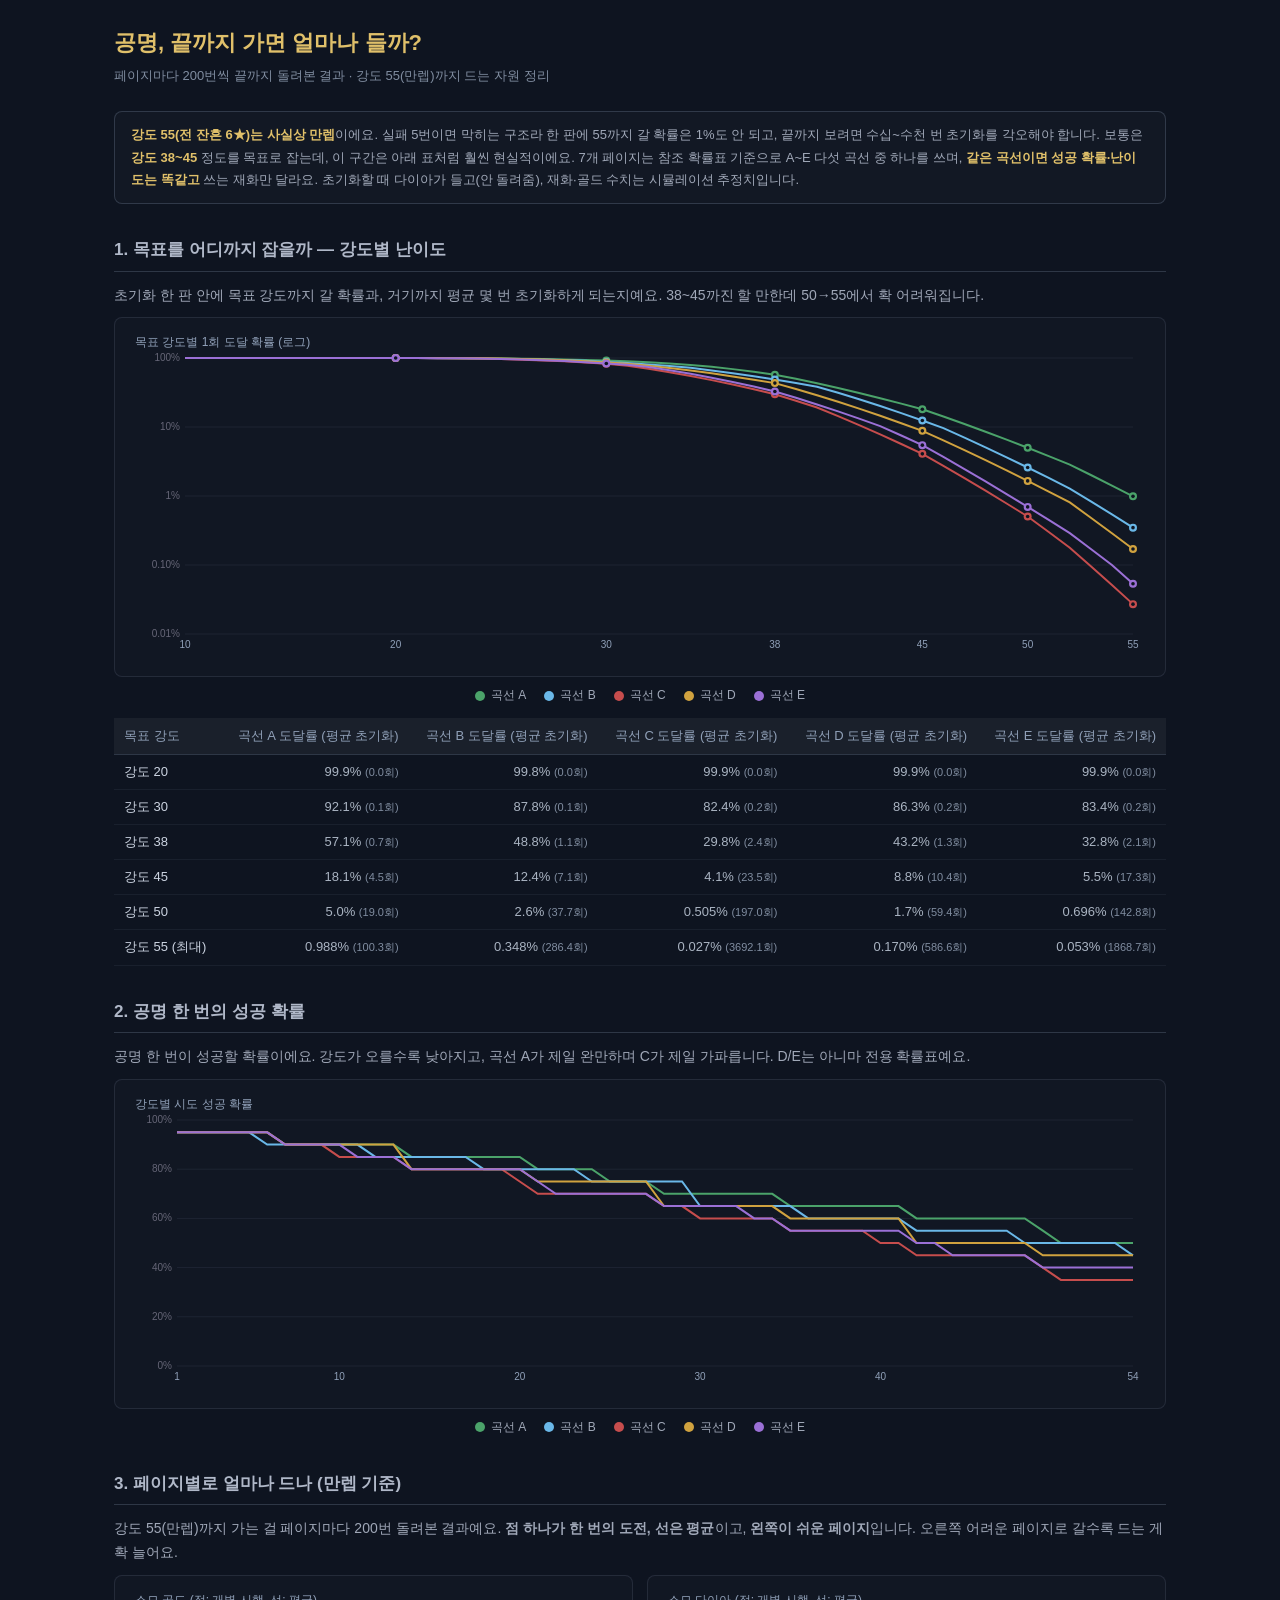
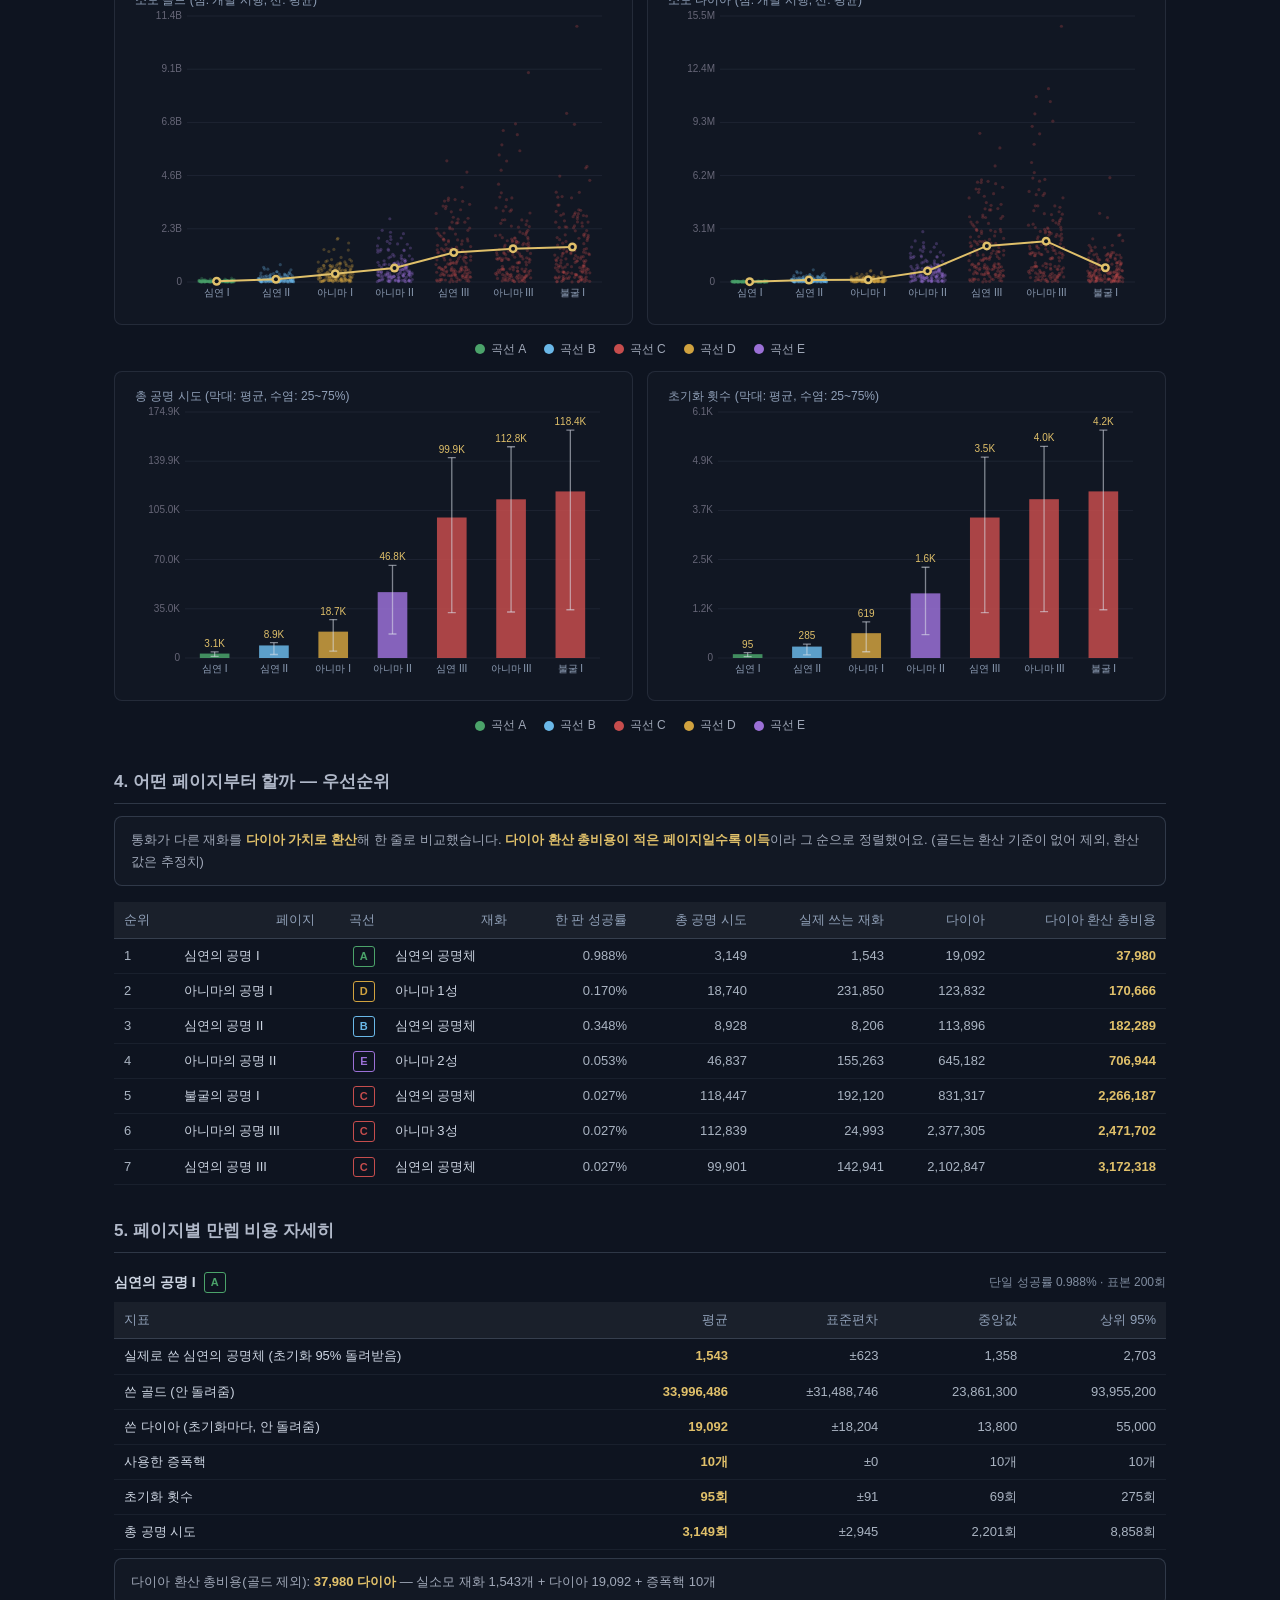
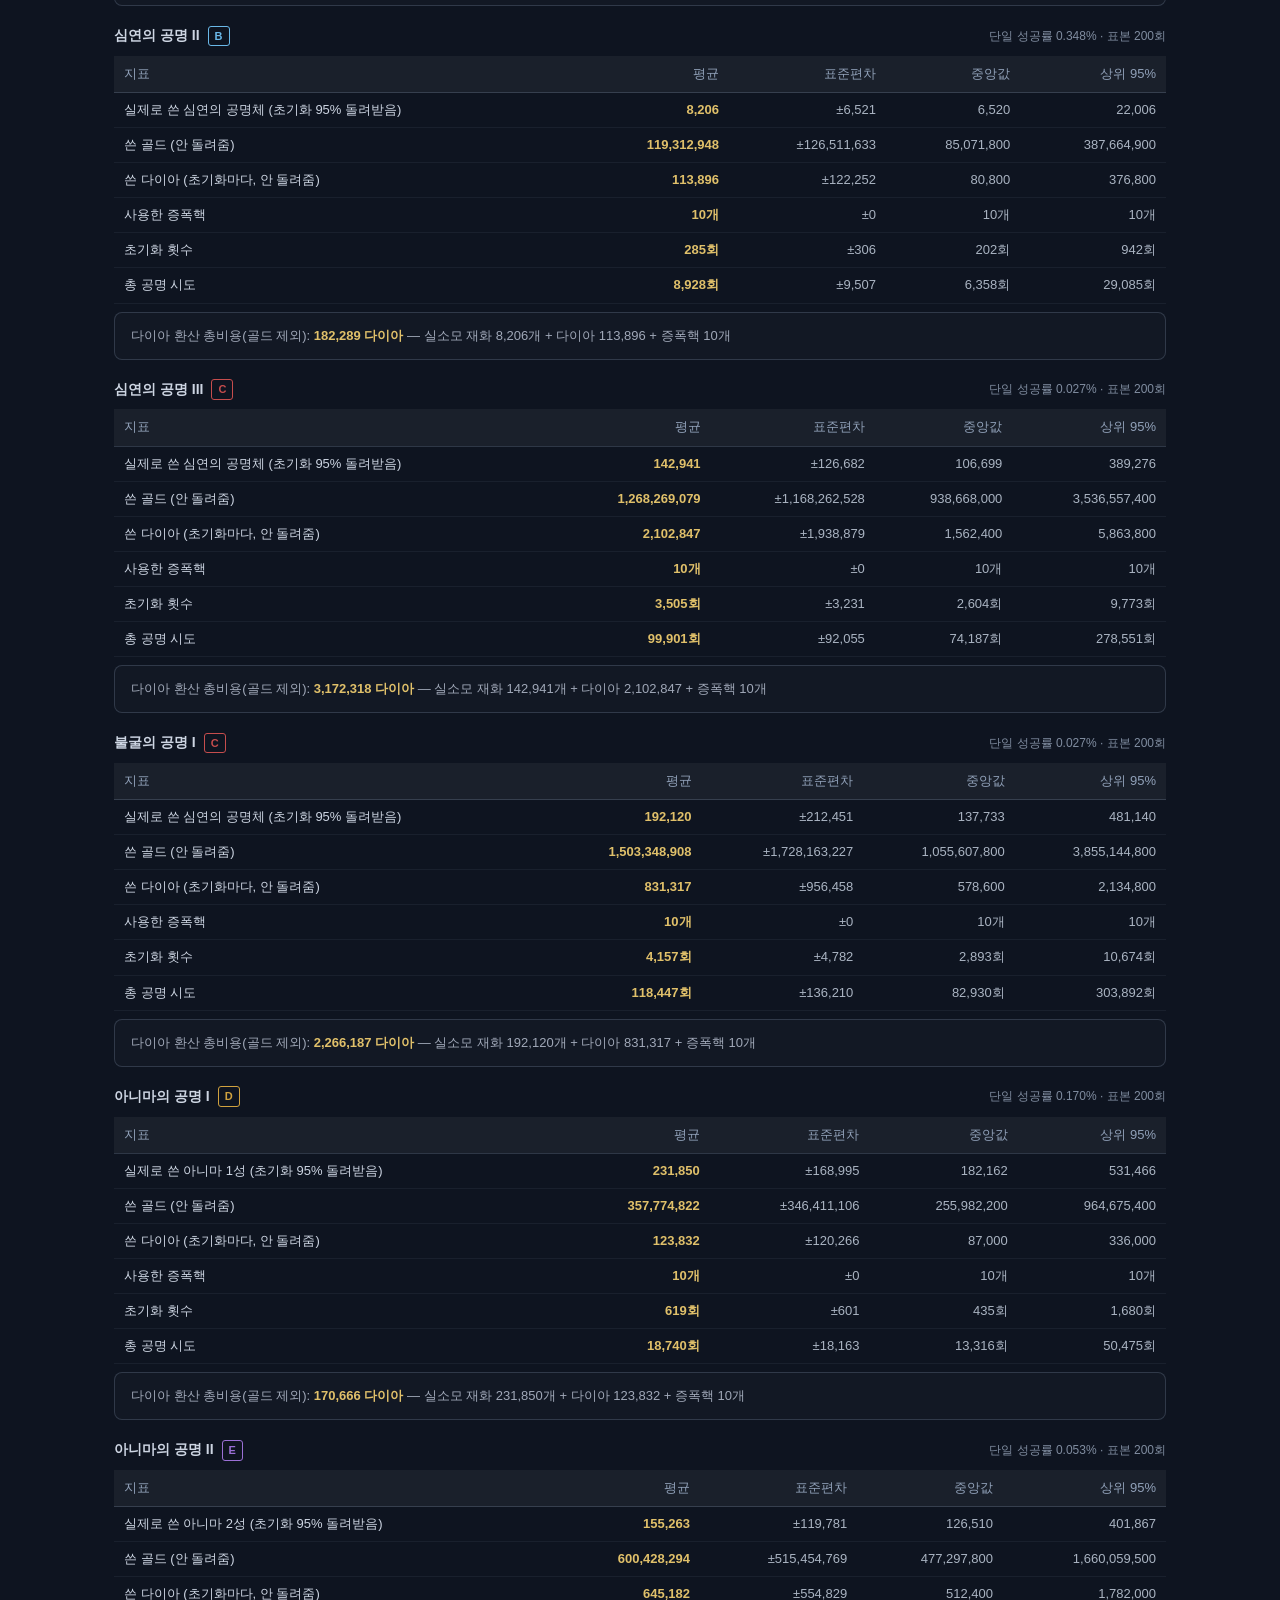
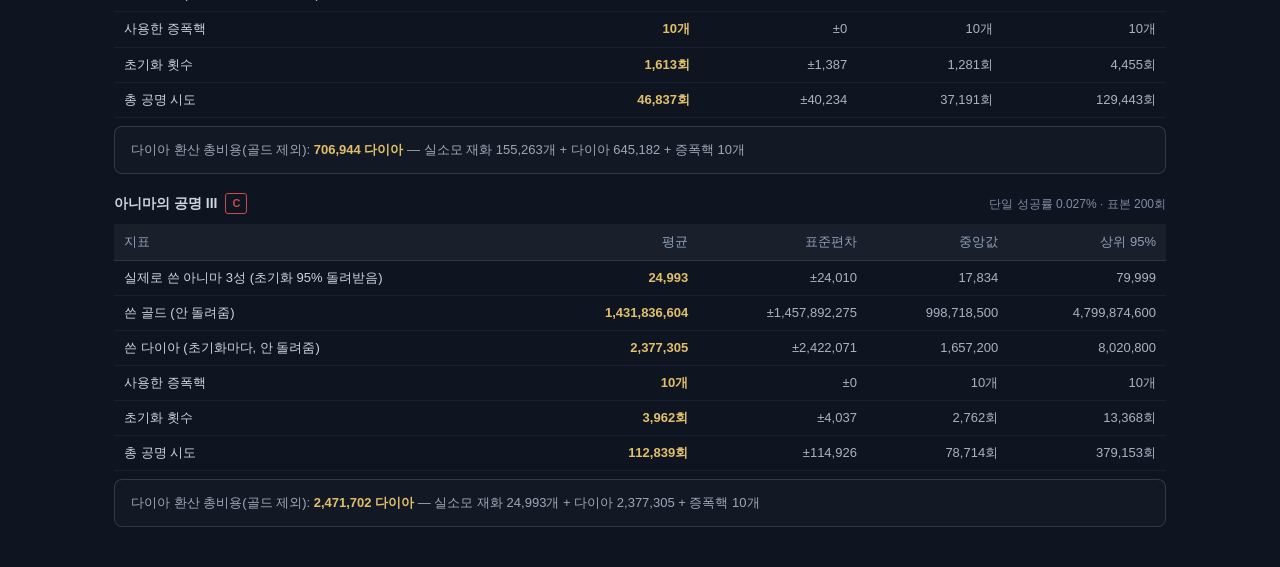
<file: reports/resonance_report.html>
<!DOCTYPE html><html lang="ko"><head><meta charset="UTF-8"><title>공명 시스템 — 졸업 재화 분석</title>
<style>
  * { margin:0; padding:0; box-sizing:border-box; }
  body { font-family:'Noto Sans KR',-apple-system,sans-serif; background:#0e1420; color:#c8d0e0; padding:24px; line-height:1.7; max-width:1100px; margin:0 auto; }
  h1 { font-size:22px; color:#e0c06a; margin-bottom:4px; }
  .subtitle { font-size:13px; color:#808da0; margin-bottom:24px; }
  h2 { font-size:17px; color:#b0b8c8; margin:32px 0 12px; border-bottom:1px solid rgba(120,135,160,0.3); padding-bottom:6px; }
  h3 { font-size:14px; color:#cdd5e2; margin:18px 0 8px; display:flex; align-items:center; gap:8px; }
  h3 .meta { font-size:12px; color:#808da0; font-weight:400; margin-left:auto; }
  p,li { font-size:14px; color:#a0a8b8; }
  .note-box { background:rgba(255,255,255,0.02); border:1px solid rgba(120,135,160,0.3); border-radius:8px; padding:12px 16px; font-size:13px; color:#a0a8b8; margin-bottom:16px; line-height:1.7; }
  .note-box b { color:#e0c06a; }
  table { border-collapse:collapse; width:100%; margin-bottom:8px; font-size:13px; }
  th { background:rgba(255,255,255,0.05); color:#90a0b8; padding:7px 10px; text-align:right; font-weight:500; border-bottom:1px solid rgba(120,135,160,0.3); }
  th:first-child,td:first-child { text-align:left; }
  td { padding:6px 10px; text-align:right; border-bottom:1px solid rgba(120,135,160,0.1); color:#aab4c2; font-variant-numeric:tabular-nums; }
  td.lc { text-align:left; color:#cdd5e2; }
  td.hl { color:#e0c06a; font-weight:700; }
  td .sub { color:#808da0; font-size:11px; }
  .curve { display:inline-block; min-width:20px; text-align:center; padding:0 6px; border:1px solid; border-radius:3px; font-size:11px; font-weight:700; }
  .chart-container { background:rgba(255,255,255,0.015); border:1px solid rgba(120,135,160,0.18); border-radius:8px; padding:14px 16px; margin-bottom:8px; }
  .chart-container canvas { display:block; width:100%; }
  .chart-row { display:flex; gap:14px; flex-wrap:wrap; }
  .chart-row .chart-container { flex:1; min-width:340px; }
  .legend { display:flex; gap:18px; justify-content:center; margin:6px 0 12px; }
  .legend-item { font-size:12px; color:#a0a8b8; display:flex; align-items:center; gap:6px; }
  .legend-dot { width:10px; height:10px; border-radius:50%; display:inline-block; }
</style></head>
<body>
  <h1>공명, 끝까지 가면 얼마나 들까?</h1>
  <div class="subtitle">페이지마다 200번씩 끝까지 돌려본 결과 · 강도 55(만렙)까지 드는 자원 정리</div>

  <div class="note-box">
    <b>강도 55(전 잔흔 6★)는 사실상 만렙</b>이에요. 실패 5번이면 막히는 구조라 한 판에 55까지 갈 확률은 1%도 안 되고, 끝까지 보려면 수십~수천 번 초기화를 각오해야 합니다.
    보통은 <b>강도 38~45</b> 정도를 목표로 잡는데, 이 구간은 아래 표처럼 훨씬 현실적이에요.
    7개 페이지는 참조 확률표 기준으로 A~E 다섯 곡선 중 하나를 쓰며, <b>같은 곡선이면 성공 확률·난이도는 똑같고</b> 쓰는 재화만 달라요.
    초기화할 때 다이아가 들고(안 돌려줌), 재화·골드 수치는 시뮬레이션 추정치입니다.
  </div>

  <h2>1. 목표를 어디까지 잡을까 — 강도별 난이도</h2>
  <p style="margin-bottom:10px;">초기화 한 판 안에 목표 강도까지 갈 확률과, 거기까지 평균 몇 번 초기화하게 되는지예요. 38~45까진 할 만한데 50→55에서 확 어려워집니다.</p>
  <div class="chart-container"><canvas id="cReach"></canvas></div>
  <div class="legend"><span class="legend-item" title="심연의 공명 I"><span class="legend-dot" style="background:#4ba36a"></span>곡선 A</span><span class="legend-item" title="심연의 공명 II"><span class="legend-dot" style="background:#6ab8e8"></span>곡선 B</span><span class="legend-item" title="심연의 공명 III / 불굴의 공명 I / 아니마의 공명 III"><span class="legend-dot" style="background:#c64d4d"></span>곡선 C</span><span class="legend-item" title="아니마의 공명 I"><span class="legend-dot" style="background:#d0a23f"></span>곡선 D</span><span class="legend-item" title="아니마의 공명 II"><span class="legend-dot" style="background:#9b70d6"></span>곡선 E</span></div>
  <table>
    <thead><tr><th>목표 강도</th><th>곡선 A 도달률 (평균 초기화)</th><th>곡선 B 도달률 (평균 초기화)</th><th>곡선 C 도달률 (평균 초기화)</th><th>곡선 D 도달률 (평균 초기화)</th><th>곡선 E 도달률 (평균 초기화)</th></tr></thead>
    <tbody><tr><td class="lc">강도 20</td><td>99.9% <span class="sub">(0.0회)</span></td><td>99.8% <span class="sub">(0.0회)</span></td><td>99.9% <span class="sub">(0.0회)</span></td><td>99.9% <span class="sub">(0.0회)</span></td><td>99.9% <span class="sub">(0.0회)</span></td></tr><tr><td class="lc">강도 30</td><td>92.1% <span class="sub">(0.1회)</span></td><td>87.8% <span class="sub">(0.1회)</span></td><td>82.4% <span class="sub">(0.2회)</span></td><td>86.3% <span class="sub">(0.2회)</span></td><td>83.4% <span class="sub">(0.2회)</span></td></tr><tr><td class="lc">강도 38</td><td>57.1% <span class="sub">(0.7회)</span></td><td>48.8% <span class="sub">(1.1회)</span></td><td>29.8% <span class="sub">(2.4회)</span></td><td>43.2% <span class="sub">(1.3회)</span></td><td>32.8% <span class="sub">(2.1회)</span></td></tr><tr><td class="lc">강도 45</td><td>18.1% <span class="sub">(4.5회)</span></td><td>12.4% <span class="sub">(7.1회)</span></td><td>4.1% <span class="sub">(23.5회)</span></td><td>8.8% <span class="sub">(10.4회)</span></td><td>5.5% <span class="sub">(17.3회)</span></td></tr><tr><td class="lc">강도 50</td><td>5.0% <span class="sub">(19.0회)</span></td><td>2.6% <span class="sub">(37.7회)</span></td><td>0.505% <span class="sub">(197.0회)</span></td><td>1.7% <span class="sub">(59.4회)</span></td><td>0.696% <span class="sub">(142.8회)</span></td></tr><tr><td class="lc">강도 55 (최대)</td><td>0.988% <span class="sub">(100.3회)</span></td><td>0.348% <span class="sub">(286.4회)</span></td><td>0.027% <span class="sub">(3692.1회)</span></td><td>0.170% <span class="sub">(586.6회)</span></td><td>0.053% <span class="sub">(1868.7회)</span></td></tr></tbody>
  </table>

  <h2>2. 공명 한 번의 성공 확률</h2>
  <p style="margin-bottom:10px;">공명 한 번이 성공할 확률이에요. 강도가 오를수록 낮아지고, 곡선 A가 제일 완만하며 C가 제일 가파릅니다. D/E는 아니마 전용 확률표예요.</p>
  <div class="chart-container"><canvas id="cProb"></canvas></div>
  <div class="legend"><span class="legend-item" title="심연의 공명 I"><span class="legend-dot" style="background:#4ba36a"></span>곡선 A</span><span class="legend-item" title="심연의 공명 II"><span class="legend-dot" style="background:#6ab8e8"></span>곡선 B</span><span class="legend-item" title="심연의 공명 III / 불굴의 공명 I / 아니마의 공명 III"><span class="legend-dot" style="background:#c64d4d"></span>곡선 C</span><span class="legend-item" title="아니마의 공명 I"><span class="legend-dot" style="background:#d0a23f"></span>곡선 D</span><span class="legend-item" title="아니마의 공명 II"><span class="legend-dot" style="background:#9b70d6"></span>곡선 E</span></div>

  <h2>3. 페이지별로 얼마나 드나 (만렙 기준)</h2>
  <p style="margin-bottom:10px;">강도 55(만렙)까지 가는 걸 페이지마다 200번 돌려본 결과예요. <b>점 하나가 한 번의 도전, 선은 평균</b>이고, <b>왼쪽이 쉬운 페이지</b>입니다. 오른쪽 어려운 페이지로 갈수록 드는 게 확 늘어요.</p>
  <div class="chart-row">
    <div class="chart-container"><canvas id="cGold"></canvas></div>
    <div class="chart-container"><canvas id="cDia"></canvas></div>
  </div>
  <div class="legend"><span class="legend-item" title="심연의 공명 I"><span class="legend-dot" style="background:#4ba36a"></span>곡선 A</span><span class="legend-item" title="심연의 공명 II"><span class="legend-dot" style="background:#6ab8e8"></span>곡선 B</span><span class="legend-item" title="심연의 공명 III / 불굴의 공명 I / 아니마의 공명 III"><span class="legend-dot" style="background:#c64d4d"></span>곡선 C</span><span class="legend-item" title="아니마의 공명 I"><span class="legend-dot" style="background:#d0a23f"></span>곡선 D</span><span class="legend-item" title="아니마의 공명 II"><span class="legend-dot" style="background:#9b70d6"></span>곡선 E</span></div>
  <div class="chart-row">
    <div class="chart-container"><canvas id="cAtt"></canvas></div>
    <div class="chart-container"><canvas id="cReset"></canvas></div>
  </div>
  <div class="legend"><span class="legend-item" title="심연의 공명 I"><span class="legend-dot" style="background:#4ba36a"></span>곡선 A</span><span class="legend-item" title="심연의 공명 II"><span class="legend-dot" style="background:#6ab8e8"></span>곡선 B</span><span class="legend-item" title="심연의 공명 III / 불굴의 공명 I / 아니마의 공명 III"><span class="legend-dot" style="background:#c64d4d"></span>곡선 C</span><span class="legend-item" title="아니마의 공명 I"><span class="legend-dot" style="background:#d0a23f"></span>곡선 D</span><span class="legend-item" title="아니마의 공명 II"><span class="legend-dot" style="background:#9b70d6"></span>곡선 E</span></div>

  <h2>4. 어떤 페이지부터 할까 — 우선순위</h2>
  <div class="note-box">
    통화가 다른 재화를 <b>다이아 가치로 환산</b>해 한 줄로 비교했습니다.
    <b>다이아 환산 총비용이 적은 페이지일수록 이득</b>이라 그 순으로 정렬했어요. (골드는 환산 기준이 없어 제외, 환산값은 추정치)
  </div>
  <table>
    <thead><tr><th>순위</th><th>페이지</th><th>곡선</th><th>재화</th><th>한 판 성공률</th><th>총 공명 시도</th><th>실제 쓰는 재화</th><th>다이아</th><th>다이아 환산 총비용</th></tr></thead>
    <tbody>
  <tr><td>1</td><td class="lc">심연의 공명 I</td><td><span class="curve" title="심연의 공명 I" style="color:#4ba36a;border-color:#4ba36a">A</span></td><td class="lc">심연의 공명체</td>
  <td>0.988%</td><td>3,149</td><td>1,543</td><td>19,092</td><td class="hl">37,980</td></tr>
  <tr><td>2</td><td class="lc">아니마의 공명 I</td><td><span class="curve" title="아니마의 공명 I" style="color:#d0a23f;border-color:#d0a23f">D</span></td><td class="lc">아니마 1성</td>
  <td>0.170%</td><td>18,740</td><td>231,850</td><td>123,832</td><td class="hl">170,666</td></tr>
  <tr><td>3</td><td class="lc">심연의 공명 II</td><td><span class="curve" title="심연의 공명 II" style="color:#6ab8e8;border-color:#6ab8e8">B</span></td><td class="lc">심연의 공명체</td>
  <td>0.348%</td><td>8,928</td><td>8,206</td><td>113,896</td><td class="hl">182,289</td></tr>
  <tr><td>4</td><td class="lc">아니마의 공명 II</td><td><span class="curve" title="아니마의 공명 II" style="color:#9b70d6;border-color:#9b70d6">E</span></td><td class="lc">아니마 2성</td>
  <td>0.053%</td><td>46,837</td><td>155,263</td><td>645,182</td><td class="hl">706,944</td></tr>
  <tr><td>5</td><td class="lc">불굴의 공명 I</td><td><span class="curve" title="심연의 공명 III / 불굴의 공명 I / 아니마의 공명 III" style="color:#c64d4d;border-color:#c64d4d">C</span></td><td class="lc">심연의 공명체</td>
  <td>0.027%</td><td>118,447</td><td>192,120</td><td>831,317</td><td class="hl">2,266,187</td></tr>
  <tr><td>6</td><td class="lc">아니마의 공명 III</td><td><span class="curve" title="심연의 공명 III / 불굴의 공명 I / 아니마의 공명 III" style="color:#c64d4d;border-color:#c64d4d">C</span></td><td class="lc">아니마 3성</td>
  <td>0.027%</td><td>112,839</td><td>24,993</td><td>2,377,305</td><td class="hl">2,471,702</td></tr>
  <tr><td>7</td><td class="lc">심연의 공명 III</td><td><span class="curve" title="심연의 공명 III / 불굴의 공명 I / 아니마의 공명 III" style="color:#c64d4d;border-color:#c64d4d">C</span></td><td class="lc">심연의 공명체</td>
  <td>0.027%</td><td>99,901</td><td>142,941</td><td>2,102,847</td><td class="hl">3,172,318</td></tr></tbody>
  </table>

  <h2>5. 페이지별 만렙 비용 자세히</h2>
  <h3>심연의 공명 I <span class="curve" title="심연의 공명 I" style="color:#4ba36a;border-color:#4ba36a">A</span> <span class="meta">단일 성공률 0.988% · 표본 200회</span></h3>
  <table><thead><tr><th>지표</th><th>평균</th><th>표준편차</th><th>중앙값</th><th>상위 95%</th></tr></thead><tbody>
    <tr><td class="lc">실제로 쓴 심연의 공명체 (초기화 95% 돌려받음)</td><td class="hl">1,543</td><td>±623</td><td>1,358</td><td>2,703</td></tr><tr><td class="lc">쓴 골드 (안 돌려줌)</td><td class="hl">33,996,486</td><td>±31,488,746</td><td>23,861,300</td><td>93,955,200</td></tr>
    <tr><td class="lc">쓴 다이아 (초기화마다, 안 돌려줌)</td><td class="hl">19,092</td><td>±18,204</td><td>13,800</td><td>55,000</td></tr><tr><td class="lc">사용한 증폭핵</td><td class="hl">10개</td><td>±0</td><td>10개</td><td>10개</td></tr>
    <tr><td class="lc">초기화 횟수</td><td class="hl">95회</td><td>±91</td><td>69회</td><td>275회</td></tr><tr><td class="lc">총 공명 시도</td><td class="hl">3,149회</td><td>±2,945</td><td>2,201회</td><td>8,858회</td></tr>
  </tbody></table>
  <div class="note-box" style="margin-top:6px;">다이아 환산 총비용(골드 제외): <b style="color:#e0c06a;">37,980 다이아</b> — 실소모 재화 1,543개 + 다이아 19,092 + 증폭핵 10개</div>
<h3>심연의 공명 II <span class="curve" title="심연의 공명 II" style="color:#6ab8e8;border-color:#6ab8e8">B</span> <span class="meta">단일 성공률 0.348% · 표본 200회</span></h3>
  <table><thead><tr><th>지표</th><th>평균</th><th>표준편차</th><th>중앙값</th><th>상위 95%</th></tr></thead><tbody>
    <tr><td class="lc">실제로 쓴 심연의 공명체 (초기화 95% 돌려받음)</td><td class="hl">8,206</td><td>±6,521</td><td>6,520</td><td>22,006</td></tr><tr><td class="lc">쓴 골드 (안 돌려줌)</td><td class="hl">119,312,948</td><td>±126,511,633</td><td>85,071,800</td><td>387,664,900</td></tr>
    <tr><td class="lc">쓴 다이아 (초기화마다, 안 돌려줌)</td><td class="hl">113,896</td><td>±122,252</td><td>80,800</td><td>376,800</td></tr><tr><td class="lc">사용한 증폭핵</td><td class="hl">10개</td><td>±0</td><td>10개</td><td>10개</td></tr>
    <tr><td class="lc">초기화 횟수</td><td class="hl">285회</td><td>±306</td><td>202회</td><td>942회</td></tr><tr><td class="lc">총 공명 시도</td><td class="hl">8,928회</td><td>±9,507</td><td>6,358회</td><td>29,085회</td></tr>
  </tbody></table>
  <div class="note-box" style="margin-top:6px;">다이아 환산 총비용(골드 제외): <b style="color:#e0c06a;">182,289 다이아</b> — 실소모 재화 8,206개 + 다이아 113,896 + 증폭핵 10개</div>
<h3>심연의 공명 III <span class="curve" title="심연의 공명 III / 불굴의 공명 I / 아니마의 공명 III" style="color:#c64d4d;border-color:#c64d4d">C</span> <span class="meta">단일 성공률 0.027% · 표본 200회</span></h3>
  <table><thead><tr><th>지표</th><th>평균</th><th>표준편차</th><th>중앙값</th><th>상위 95%</th></tr></thead><tbody>
    <tr><td class="lc">실제로 쓴 심연의 공명체 (초기화 95% 돌려받음)</td><td class="hl">142,941</td><td>±126,682</td><td>106,699</td><td>389,276</td></tr><tr><td class="lc">쓴 골드 (안 돌려줌)</td><td class="hl">1,268,269,079</td><td>±1,168,262,528</td><td>938,668,000</td><td>3,536,557,400</td></tr>
    <tr><td class="lc">쓴 다이아 (초기화마다, 안 돌려줌)</td><td class="hl">2,102,847</td><td>±1,938,879</td><td>1,562,400</td><td>5,863,800</td></tr><tr><td class="lc">사용한 증폭핵</td><td class="hl">10개</td><td>±0</td><td>10개</td><td>10개</td></tr>
    <tr><td class="lc">초기화 횟수</td><td class="hl">3,505회</td><td>±3,231</td><td>2,604회</td><td>9,773회</td></tr><tr><td class="lc">총 공명 시도</td><td class="hl">99,901회</td><td>±92,055</td><td>74,187회</td><td>278,551회</td></tr>
  </tbody></table>
  <div class="note-box" style="margin-top:6px;">다이아 환산 총비용(골드 제외): <b style="color:#e0c06a;">3,172,318 다이아</b> — 실소모 재화 142,941개 + 다이아 2,102,847 + 증폭핵 10개</div>
<h3>불굴의 공명 I <span class="curve" title="심연의 공명 III / 불굴의 공명 I / 아니마의 공명 III" style="color:#c64d4d;border-color:#c64d4d">C</span> <span class="meta">단일 성공률 0.027% · 표본 200회</span></h3>
  <table><thead><tr><th>지표</th><th>평균</th><th>표준편차</th><th>중앙값</th><th>상위 95%</th></tr></thead><tbody>
    <tr><td class="lc">실제로 쓴 심연의 공명체 (초기화 95% 돌려받음)</td><td class="hl">192,120</td><td>±212,451</td><td>137,733</td><td>481,140</td></tr><tr><td class="lc">쓴 골드 (안 돌려줌)</td><td class="hl">1,503,348,908</td><td>±1,728,163,227</td><td>1,055,607,800</td><td>3,855,144,800</td></tr>
    <tr><td class="lc">쓴 다이아 (초기화마다, 안 돌려줌)</td><td class="hl">831,317</td><td>±956,458</td><td>578,600</td><td>2,134,800</td></tr><tr><td class="lc">사용한 증폭핵</td><td class="hl">10개</td><td>±0</td><td>10개</td><td>10개</td></tr>
    <tr><td class="lc">초기화 횟수</td><td class="hl">4,157회</td><td>±4,782</td><td>2,893회</td><td>10,674회</td></tr><tr><td class="lc">총 공명 시도</td><td class="hl">118,447회</td><td>±136,210</td><td>82,930회</td><td>303,892회</td></tr>
  </tbody></table>
  <div class="note-box" style="margin-top:6px;">다이아 환산 총비용(골드 제외): <b style="color:#e0c06a;">2,266,187 다이아</b> — 실소모 재화 192,120개 + 다이아 831,317 + 증폭핵 10개</div>
<h3>아니마의 공명 I <span class="curve" title="아니마의 공명 I" style="color:#d0a23f;border-color:#d0a23f">D</span> <span class="meta">단일 성공률 0.170% · 표본 200회</span></h3>
  <table><thead><tr><th>지표</th><th>평균</th><th>표준편차</th><th>중앙값</th><th>상위 95%</th></tr></thead><tbody>
    <tr><td class="lc">실제로 쓴 아니마 1성 (초기화 95% 돌려받음)</td><td class="hl">231,850</td><td>±168,995</td><td>182,162</td><td>531,466</td></tr><tr><td class="lc">쓴 골드 (안 돌려줌)</td><td class="hl">357,774,822</td><td>±346,411,106</td><td>255,982,200</td><td>964,675,400</td></tr>
    <tr><td class="lc">쓴 다이아 (초기화마다, 안 돌려줌)</td><td class="hl">123,832</td><td>±120,266</td><td>87,000</td><td>336,000</td></tr><tr><td class="lc">사용한 증폭핵</td><td class="hl">10개</td><td>±0</td><td>10개</td><td>10개</td></tr>
    <tr><td class="lc">초기화 횟수</td><td class="hl">619회</td><td>±601</td><td>435회</td><td>1,680회</td></tr><tr><td class="lc">총 공명 시도</td><td class="hl">18,740회</td><td>±18,163</td><td>13,316회</td><td>50,475회</td></tr>
  </tbody></table>
  <div class="note-box" style="margin-top:6px;">다이아 환산 총비용(골드 제외): <b style="color:#e0c06a;">170,666 다이아</b> — 실소모 재화 231,850개 + 다이아 123,832 + 증폭핵 10개</div>
<h3>아니마의 공명 II <span class="curve" title="아니마의 공명 II" style="color:#9b70d6;border-color:#9b70d6">E</span> <span class="meta">단일 성공률 0.053% · 표본 200회</span></h3>
  <table><thead><tr><th>지표</th><th>평균</th><th>표준편차</th><th>중앙값</th><th>상위 95%</th></tr></thead><tbody>
    <tr><td class="lc">실제로 쓴 아니마 2성 (초기화 95% 돌려받음)</td><td class="hl">155,263</td><td>±119,781</td><td>126,510</td><td>401,867</td></tr><tr><td class="lc">쓴 골드 (안 돌려줌)</td><td class="hl">600,428,294</td><td>±515,454,769</td><td>477,297,800</td><td>1,660,059,500</td></tr>
    <tr><td class="lc">쓴 다이아 (초기화마다, 안 돌려줌)</td><td class="hl">645,182</td><td>±554,829</td><td>512,400</td><td>1,782,000</td></tr><tr><td class="lc">사용한 증폭핵</td><td class="hl">10개</td><td>±0</td><td>10개</td><td>10개</td></tr>
    <tr><td class="lc">초기화 횟수</td><td class="hl">1,613회</td><td>±1,387</td><td>1,281회</td><td>4,455회</td></tr><tr><td class="lc">총 공명 시도</td><td class="hl">46,837회</td><td>±40,234</td><td>37,191회</td><td>129,443회</td></tr>
  </tbody></table>
  <div class="note-box" style="margin-top:6px;">다이아 환산 총비용(골드 제외): <b style="color:#e0c06a;">706,944 다이아</b> — 실소모 재화 155,263개 + 다이아 645,182 + 증폭핵 10개</div>
<h3>아니마의 공명 III <span class="curve" title="심연의 공명 III / 불굴의 공명 I / 아니마의 공명 III" style="color:#c64d4d;border-color:#c64d4d">C</span> <span class="meta">단일 성공률 0.027% · 표본 200회</span></h3>
  <table><thead><tr><th>지표</th><th>평균</th><th>표준편차</th><th>중앙값</th><th>상위 95%</th></tr></thead><tbody>
    <tr><td class="lc">실제로 쓴 아니마 3성 (초기화 95% 돌려받음)</td><td class="hl">24,993</td><td>±24,010</td><td>17,834</td><td>79,999</td></tr><tr><td class="lc">쓴 골드 (안 돌려줌)</td><td class="hl">1,431,836,604</td><td>±1,457,892,275</td><td>998,718,500</td><td>4,799,874,600</td></tr>
    <tr><td class="lc">쓴 다이아 (초기화마다, 안 돌려줌)</td><td class="hl">2,377,305</td><td>±2,422,071</td><td>1,657,200</td><td>8,020,800</td></tr><tr><td class="lc">사용한 증폭핵</td><td class="hl">10개</td><td>±0</td><td>10개</td><td>10개</td></tr>
    <tr><td class="lc">초기화 횟수</td><td class="hl">3,962회</td><td>±4,037</td><td>2,762회</td><td>13,368회</td></tr><tr><td class="lc">총 공명 시도</td><td class="hl">112,839회</td><td>±114,926</td><td>78,714회</td><td>379,153회</td></tr>
  </tbody></table>
  <div class="note-box" style="margin-top:6px;">다이아 환산 총비용(골드 제외): <b style="color:#e0c06a;">2,471,702 다이아</b> — 실소모 재화 24,993개 + 다이아 2,377,305 + 증폭핵 10개</div>

<script>
const CURVES=["A","B","C","D","E"],PROB={"A":[0.95,0.95,0.95,0.95,0.95,0.95,0.9,0.9,0.9,0.9,0.9,0.9,0.9,0.85,0.85,0.85,0.85,0.85,0.85,0.85,0.8,0.8,0.8,0.8,0.75,0.75,0.75,0.7,0.7,0.7,0.7,0.7,0.7,0.7,0.65,0.65,0.65,0.65,0.65,0.65,0.65,0.6,0.6,0.6,0.6,0.6,0.6,0.6,0.55,0.5,0.5,0.5,0.5,0.5],"B":[0.95,0.95,0.95,0.95,0.95,0.9,0.9,0.9,0.9,0.9,0.9,0.85,0.85,0.85,0.85,0.85,0.85,0.8,0.8,0.8,0.8,0.8,0.8,0.75,0.75,0.75,0.75,0.75,0.75,0.65,0.65,0.65,0.65,0.65,0.65,0.6,0.6,0.6,0.6,0.6,0.6,0.55,0.55,0.55,0.55,0.55,0.55,0.5,0.5,0.5,0.5,0.5,0.5,0.45],"C":[0.95,0.95,0.95,0.95,0.95,0.95,0.9,0.9,0.9,0.85,0.85,0.85,0.85,0.8,0.8,0.8,0.8,0.8,0.8,0.75,0.7,0.7,0.7,0.7,0.7,0.7,0.7,0.65,0.65,0.6,0.6,0.6,0.6,0.6,0.55,0.55,0.55,0.55,0.55,0.5,0.5,0.45,0.45,0.45,0.45,0.45,0.45,0.45,0.4,0.35,0.35,0.35,0.35,0.35],"D":[0.95,0.95,0.95,0.95,0.95,0.95,0.9,0.9,0.9,0.9,0.9,0.9,0.9,0.8,0.8,0.8,0.8,0.8,0.8,0.8,0.75,0.75,0.75,0.75,0.75,0.75,0.75,0.65,0.65,0.65,0.65,0.65,0.65,0.65,0.6,0.6,0.6,0.6,0.6,0.6,0.6,0.5,0.5,0.5,0.5,0.5,0.5,0.5,0.45,0.45,0.45,0.45,0.45,0.45],"E":[0.95,0.95,0.95,0.95,0.95,0.95,0.9,0.9,0.9,0.9,0.85,0.85,0.85,0.8,0.8,0.8,0.8,0.8,0.8,0.8,0.75,0.7,0.7,0.7,0.7,0.7,0.7,0.65,0.65,0.65,0.65,0.65,0.6,0.6,0.55,0.55,0.55,0.55,0.55,0.55,0.55,0.5,0.5,0.45,0.45,0.45,0.45,0.45,0.4,0.4,0.4,0.4,0.4,0.4]},REACH={"A":[{"t":10,"p":1},{"t":11,"p":1},{"t":12,"p":1},{"t":13,"p":0.999998},{"t":14,"p":0.999994},{"t":15,"p":0.999985},{"t":16,"p":0.999967},{"t":17,"p":0.999936},{"t":18,"p":0.999759},{"t":19,"p":0.999398},{"t":20,"p":0.99877},{"t":21,"p":0.997787},{"t":22,"p":0.996357},{"t":23,"p":0.994386},{"t":24,"p":0.991784},{"t":25,"p":0.985749},{"t":26,"p":0.977556},{"t":27,"p":0.967022},{"t":28,"p":0.954037},{"t":29,"p":0.938564},{"t":30,"p":0.920632},{"t":31,"p":0.900334},{"t":32,"p":0.867278},{"t":33,"p":0.830511},{"t":34,"p":0.790709},{"t":35,"p":0.748588},{"t":36,"p":0.689985},{"t":37,"p":0.630493},{"t":38,"p":0.571469},{"t":39,"p":0.498613},{"t":40,"p":0.430411},{"t":41,"p":0.367909},{"t":42,"p":0.31166},{"t":43,"p":0.26183},{"t":44,"p":0.218292},{"t":45,"p":0.180713},{"t":46,"p":0.14195},{"t":47,"p":0.11056},{"t":48,"p":0.085444},{"t":49,"p":0.065564},{"t":50,"p":0.049979},{"t":51,"p":0.037868},{"t":52,"p":0.02853},{"t":53,"p":0.02016},{"t":54,"p":0.014153},{"t":55,"p":0.009876}],"B":[{"t":10,"p":1},{"t":11,"p":1},{"t":12,"p":1},{"t":13,"p":0.999998},{"t":14,"p":0.999994},{"t":15,"p":0.999985},{"t":16,"p":0.999967},{"t":17,"p":0.999843},{"t":18,"p":0.999569},{"t":19,"p":0.999067},{"t":20,"p":0.998253},{"t":21,"p":0.997035},{"t":22,"p":0.995319},{"t":23,"p":0.990992},{"t":24,"p":0.984753},{"t":25,"p":0.976357},{"t":26,"p":0.965625},{"t":27,"p":0.952454},{"t":28,"p":0.936809},{"t":29,"p":0.909842},{"t":30,"p":0.878444},{"t":31,"p":0.843142},{"t":32,"p":0.804572},{"t":33,"p":0.763428},{"t":34,"p":0.720423},{"t":35,"p":0.66139},{"t":36,"p":0.602123},{"t":37,"p":0.543869},{"t":38,"p":0.487642},{"t":39,"p":0.434219},{"t":40,"p":0.384159},{"t":41,"p":0.313185},{"t":42,"p":0.252302},{"t":43,"p":0.201082},{"t":44,"p":0.158703},{"t":45,"p":0.124149},{"t":46,"p":0.096332},{"t":47,"p":0.070247},{"t":48,"p":0.050758},{"t":49,"p":0.036371},{"t":50,"p":0.025865},{"t":51,"p":0.018265},{"t":52,"p":0.012815},{"t":53,"p":0.008356},{"t":54,"p":0.00541},{"t":55,"p":0.003479}],"C":[{"t":10,"p":1},{"t":11,"p":1},{"t":12,"p":1},{"t":13,"p":0.999998},{"t":14,"p":0.999994},{"t":15,"p":0.999985},{"t":16,"p":0.999967},{"t":17,"p":0.999936},{"t":18,"p":0.999759},{"t":19,"p":0.999398},{"t":20,"p":0.99877},{"t":21,"p":0.996742},{"t":22,"p":0.993321},{"t":23,"p":0.988178},{"t":24,"p":0.981031},{"t":25,"p":0.96635},{"t":26,"p":0.946855},{"t":27,"p":0.922557},{"t":28,"p":0.893695},{"t":29,"p":0.860696},{"t":30,"p":0.824119},{"t":31,"p":0.770547},{"t":32,"p":0.697124},{"t":33,"p":0.622271},{"t":34,"p":0.548613},{"t":35,"p":0.478191},{"t":36,"p":0.412464},{"t":37,"p":0.352361},{"t":38,"p":0.298358},{"t":39,"p":0.240247},{"t":40,"p":0.191412},{"t":41,"p":0.143557},{"t":42,"p":0.106402},{"t":43,"p":0.078029},{"t":44,"p":0.056675},{"t":45,"p":0.040806},{"t":46,"p":0.027336},{"t":47,"p":0.01814},{"t":48,"p":0.011935},{"t":49,"p":0.007791},{"t":50,"p":0.00505},{"t":51,"p":0.003011},{"t":52,"p":0.001781},{"t":53,"p":0.000958},{"t":54,"p":0.000511},{"t":55,"p":0.000271}],"D":[{"t":10,"p":1},{"t":11,"p":1},{"t":12,"p":1},{"t":13,"p":0.999998},{"t":14,"p":0.999994},{"t":15,"p":0.999985},{"t":16,"p":0.999967},{"t":17,"p":0.999936},{"t":18,"p":0.999759},{"t":19,"p":0.999398},{"t":20,"p":0.99877},{"t":21,"p":0.997787},{"t":22,"p":0.996357},{"t":23,"p":0.994386},{"t":24,"p":0.991784},{"t":25,"p":0.981923},{"t":26,"p":0.9675},{"t":27,"p":0.948246},{"t":28,"p":0.92416},{"t":29,"p":0.895478},{"t":30,"p":0.86262},{"t":31,"p":0.826147},{"t":32,"p":0.772648},{"t":33,"p":0.715909},{"t":34,"p":0.6575},{"t":35,"p":0.598843},{"t":36,"p":0.541162},{"t":37,"p":0.485453},{"t":38,"p":0.432488},{"t":39,"p":0.355967},{"t":40,"p":0.28927},{"t":41,"p":0.232377},{"t":42,"p":0.184738},{"t":43,"p":0.145479},{"t":44,"p":0.113576},{"t":45,"p":0.087969},{"t":46,"p":0.064029},{"t":47,"p":0.046187},{"t":48,"p":0.033046},{"t":49,"p":0.023468},{"t":50,"p":0.016552},{"t":51,"p":0.0116},{"t":52,"p":0.008083},{"t":53,"p":0.004847},{"t":54,"p":0.002883},{"t":55,"p":0.001702}],"E":[{"t":10,"p":1},{"t":11,"p":1},{"t":12,"p":1},{"t":13,"p":0.999998},{"t":14,"p":0.999994},{"t":15,"p":0.999985},{"t":16,"p":0.999967},{"t":17,"p":0.999936},{"t":18,"p":0.999759},{"t":19,"p":0.999398},{"t":20,"p":0.99877},{"t":21,"p":0.997787},{"t":22,"p":0.994963},{"t":23,"p":0.990529},{"t":24,"p":0.984181},{"t":25,"p":0.970739},{"t":26,"p":0.952518},{"t":27,"p":0.929461},{"t":28,"p":0.901753},{"t":29,"p":0.869778},{"t":30,"p":0.834066},{"t":31,"p":0.795246},{"t":32,"p":0.739583},{"t":33,"p":0.664903},{"t":34,"p":0.590045},{"t":35,"p":0.517393},{"t":36,"p":0.44873},{"t":37,"p":0.385271},{"t":38,"p":0.327731},{"t":39,"p":0.265229},{"t":40,"p":0.21228},{"t":41,"p":0.168201},{"t":42,"p":0.132058},{"t":43,"p":0.102817},{"t":44,"p":0.075251},{"t":45,"p":0.054558},{"t":46,"p":0.03681},{"t":47,"p":0.024585},{"t":48,"p":0.01627},{"t":49,"p":0.010678},{"t":50,"p":0.006955},{"t":51,"p":0.004499},{"t":52,"p":0.002891},{"t":53,"p":0.001709},{"t":54,"p":0.001003},{"t":55,"p":0.000535}]},PD=[{"label":"심연 I","curve":"A","gd":{"m":33996485.5,"p25":12609500,"p75":47074400,"s":[166810500,14417400,17964400,30331600,25395400,31838900,100120100,18590500,13826400,50282000,48401900,5907000,23629500,23861300,20013500,93955200,3590800,2223700,127305500,82619500,7565700,27777800,4738100,2300100,2909100,15431900,70817000,22850900,94612300,2218300,48123500,917400,14456100,72653600,90655300,23407100,76945200,39050700,29636000,21715700,2947600,11414500,29914500,63255000,59195400,16260800,17608400,31729800,79315600,35228200,52359700,28923600,39965900,17217100,14886500,19322200,48289500,7681800,27948200,1612900,153054800,7053000,55848200,7395500,15223500,37365100,11225200,66098700,57876500,13157400,11417400,26394400,12171300,19489600,75820500,58653600,19746100,45402300,32149800,122398200,25473600,7540300,23182800,35273800,10247600,4559200,38528700,3928800,47074400,30061900,44706100,22079900,10054200,64559400,11314300,14298300,48887700,1805200,64398800,18654000,61724800,70737700,7216800,55733100,29648500,6496000,58993900,8292600,26612900,16173500,19408700,12173300,41230800,5997400,29293200,1532700,41621300,9547200,105572300,37628300,12611300,91734900,20731700,17482500,18319000,3948000,17799100,18416000,43391800,10379000,8384300,16025600,42186800,47516100,2099300,20728300,45657200,34124200,28649600,39828400,76999500,2826000,74543000,37678100,44014200,23589100,62220700,88879300,61273400,931500,66583300,4817500,52831200,16430000,4587700,1547400,145813800,31045200,17635300,6499100]},"di":{"m":19092,"p25":6600,"p75":26400,"s":[98000,7200,10000,17000,14000,18800,55600,10200,8200,29000,27600,3000,12800,13200,10200,55600,1400,800,74800,48200,3600,15000,2200,1000,1000,8800,40200,13800,55000,600,27200,0,8400,41600,52000,12800,43800,21400,16200,11600,1000,6200,15800,37600,32600,8800,9800,18800,45800,20200,29800,16200,23200,9600,7800,10800,25800,3800,16200,400,85000,3600,31400,3600,7800,20600,5600,36400,31400,6400,6000,14800,6200,10800,42200,34600,10000,27400,18000,71800,14600,3600,12600,20600,5800,2200,22800,1400,27400,17400,26000,12400,5600,38200,6000,7800,27800,600,35800,10000,34800,39200,3400,30000,17600,3200,33200,4200,14800,8400,10200,6600,22000,2800,16600,400,23400,5000,61400,20800,6800,51800,11400,9400,10800,1600,9400,10600,23800,6000,4000,9000,24600,26400,800,11600,25600,19000,16000,23600,43400,1000,41000,20800,24200,12600,34200,50800,35800,0,37000,2200,29200,8600,2000,400,83400,17600,9200,3400]},"at":{"m":3149.33,"p25":1145,"p75":4375,"s":[15687,1278,1654,2815,2344,3000,9269,1709,1292,4695,4511,526,2155,2201,1788,8858,299,181,11993,7768,663,2537,410,196,235,1446,6588,2170,8860,166,4447,58,1359,6757,8475,2154,7161,3588,2710,1978,236,1052,2719,5972,5436,1495,1623,2991,7422,3297,4882,2668,3748,1582,1356,1784,4387,688,2625,121,14090,633,5173,658,1374,3429,1000,6078,5306,1160,1042,2444,1091,1796,7005,5524,1766,4326,2962,11506,2372,656,2126,3321,958,401,3644,317,4416,2822,4189,2047,932,6091,1028,1306,4562,145,5950,1708,5730,6519,626,5071,2811,581,5470,747,2454,1459,1760,1108,3751,521,2730,117,3850,860,9882,3482,1146,8521,1907,1602,1728,333,1617,1727,3990,973,739,1489,3962,4375,175,1919,4232,3140,2651,3765,7136,227,6853,3464,4054,2151,5704,8269,5757,57,6140,417,4871,1486,395,118,13607,2879,1601,594]},"rs":{"m":95.46,"p25":33,"p75":132}},{"label":"심연 II","curve":"B","gd":{"m":119312948,"p25":33093800,"p75":146056400,"s":[340115200,12499600,11106900,67795600,49350200,171866700,53980100,440162900,235918400,69028600,341642000,74849300,133696300,95467300,105967100,39887600,266906600,26785900,4017800,367599400,38036300,122214000,180276100,29702000,21176300,121619200,632965300,123485600,552913700,127781900,134846800,163539100,7351100,81225400,10429500,120505200,140234600,179955000,85071800,79558800,205864200,181031500,384328100,43855500,14147300,18979200,16839100,361945000,120234600,93400700,123728300,129266100,13169100,40511400,105507700,114466400,66277100,45019500,22792200,140735300,97009400,34617000,94251500,24978100,209048900,153391700,21032200,212407800,50854400,77372300,128250000,179560000,160014800,51006500,275317500,113567000,281228700,161866500,115702300,9596200,439901300,75466100,90595700,22834600,741931600,6236400,217020900,131795600,1189300,128957900,548736000,40219900,240900500,51466000,4579000,330016200,1213000,182699700,62518600,7104200,81601100,27849700,426458900,243183400,336842300,96401600,313500600,61769100,29981200,15681400,34965100,3890900,53172400,52066300,33139800,61390800,139341200,234895600,98822100,237898400,108748000,2682500,18954200,70210300,70415600,284792100,10649800,17320700,117774200,57710500,124174300,2279500,62008600,6136800,142654100,113437500,87237800,72182900,103682200,19385600,34559100,35008300,261425200,15556700,4854000,68105700,102685000,146056400,2218500,45502200,522689500,94145800,33093800,17823600,45249700,159269000,72780300,19583200,262744900,57660000]},"di":{"m":113896,"p25":31600,"p75":138000,"s":[328000,11600,9200,60800,46400,160800,50400,424400,224000,67200,326400,70400,130800,91200,102800,36400,258000,24800,2400,355200,36400,111200,173600,28000,18800,114400,610800,122000,535200,125600,126800,160400,5600,74000,8400,110400,134000,172000,80800,76000,201200,171200,376800,40000,14000,16800,14800,352000,109600,84400,119200,121600,13200,38800,101600,106000,63600,40400,22000,132800,95600,33200,88800,23600,199200,145200,19200,200000,49600,72800,127600,171600,153600,48000,265200,105600,268400,151600,113200,8000,421600,71600,86800,20400,706800,4400,207200,118400,0,124000,534800,36000,230400,47200,3200,318000,0,176000,59600,5600,76800,26800,411600,233600,325200,89200,300800,59200,28800,14400,33200,2400,49600,46800,32000,56000,134400,228800,97200,228400,105600,1200,18000,65200,67200,272000,8800,15600,110800,54400,120000,1200,58000,5200,136000,104800,82000,68400,97200,17200,33200,33200,251200,14000,3200,66000,102800,138000,1200,40000,506000,88400,31600,16000,42400,154400,69200,18400,250000,52400]},"at":{"m":8928.465,"p25":2475,"p75":10901,"s":[25526,927,795,4951,3675,12785,4019,33069,17637,5201,25568,5579,10082,7153,7971,2938,20042,1980,262,27608,2854,8994,13507,2208,1540,9064,47540,9333,41592,9673,10043,12366,516,5991,731,8889,10509,13434,6358,5955,15533,13506,29014,3241,1070,1387,1226,27240,8862,6868,9291,9623,1004,3039,7932,8477,4965,3306,1709,10491,7341,2586,7035,1864,15639,11440,1550,15842,3851,5774,9722,13430,12016,3788,20656,8431,21045,11991,8715,686,32974,5638,6764,1670,55481,423,16261,9664,58,9666,41442,2944,18021,3814,311,24769,58,13698,4678,496,6073,2103,32042,18243,25281,7126,23505,4628,2246,1161,2611,258,3955,3817,2488,4533,10483,17722,7466,17866,8187,164,1425,5199,5273,21284,759,1270,8773,4301,9334,145,4623,439,10647,8396,6487,5393,7715,1414,2602,2609,19570,1135,324,5121,7793,10901,142,3318,39275,7015,2475,1311,3374,11987,5441,1460,19650,4256]},"rs":{"m":284.74,"p25":79,"p75":345}},{"label":"아니마 I","curve":"D","gd":{"m":357774821.5,"p25":93699600,"p75":522364700,"s":[372697400,510388100,215751400,558127700,710191700,232410400,413655100,1874579000,33817000,621672000,222416400,88057300,62941400,190223800,104174000,896238800,320452600,53344100,59301700,139672100,419584000,583327800,179983500,640293900,1672763700,777059500,64445300,270600900,241912100,446161400,525509100,258623200,220112100,603586900,316657500,282875000,710619000,1398497900,118105200,243924200,58971300,33522000,587455100,79218100,201286900,348391700,216751900,92248300,296046800,822363900,960224800,689117500,24634600,86360800,805058800,47906400,289673800,344572400,266890900,2455200,93081500,473098200,255982200,775338300,72042900,126970500,911704400,56761800,135460700,61772900,29283700,458625900,964675400,68384400,534579500,1053870900,60939900,559250800,76610100,235074900,1370779900,1391081000,469871600,710488000,522364700,163546500,448748300,650731500,215805800,494032400,129620500,11982000,347590200,5454600,620130000,853551200,258173300,365604600,21517300,154120300,149279400,703254500,664065700,337221800,470642800,183558100,160519600,60534300,97289300,555415300,127718700,74498100,178687000,1309301500,34018600,326108100,187221700,709068300,336076600,378253700,94696500,134833300,369608400,230124600,296391100,244964300,86093600,495171500,52711200,208609200,265833200,14178800,399331400,129957400,716541500,514091700,68239200,705143000,54742600,419680300,328621100,207544300,107324000,156081600,1836315100,874075800,515959900,35561000,42337600,279603900,759820200,98067600,515429600,860661700,80710100,303350100,128442100,37111000,308576000,33052800]},"di":{"m":123832,"p25":31200,"p75":180600,"s":[129000,175200,73000,193800,248600,80200,144400,657200,11200,217400,77000,29800,22200,63000,36400,313000,114800,18800,21200,48400,144000,199600,61200,218600,582600,270600,22400,95200,81400,152200,181400,88600,77000,212000,111000,98400,245600,480600,40600,86800,20000,11400,201000,26600,69800,120800,74400,31200,101400,283600,336000,242600,8000,30000,277200,16200,99800,118800,93400,200,31200,165400,87200,269600,24800,44400,312400,19200,47800,20600,9600,159000,328400,23000,185200,366200,22000,194000,25600,82000,475200,481800,166200,246200,180600,56400,156000,225000,75800,173800,42200,3600,118400,1200,215800,296000,87000,128800,7000,52600,51000,241200,230200,116400,163200,66000,54400,20000,32800,194400,46200,25600,61800,449600,11200,113000,65800,244200,119000,130600,31200,46200,129000,79200,103600,84600,27600,170200,17400,70800,90600,4200,137800,43200,248600,180600,23000,245600,18400,146400,113600,71200,35800,53200,632400,306400,176400,12800,13000,96800,261000,33600,179800,299400,27200,106400,44400,12200,107400,11000]},"at":{"m":18739.675,"p25":4839,"p75":27343,"s":[19473,26688,11218,29279,37335,12168,21761,98595,1737,32685,11680,4568,3317,9821,5481,47089,17011,2805,3143,7302,21907,30423,9349,33380,87770,40802,3380,14246,12576,23220,27462,13523,11565,31755,16680,14861,37179,73083,6174,12907,3076,1746,30621,4102,10580,18245,11323,4795,15455,43022,50475,36298,1266,4542,42063,2495,15161,18031,14018,92,4839,24848,13316,40659,3775,6656,47529,2961,7154,3195,1506,24055,50307,3558,27979,55227,3236,29303,3954,12361,71864,72922,24809,37224,27343,8553,23541,34059,11357,26032,6638,602,18085,250,32507,44764,13401,19242,1102,8032,7787,36765,34814,17669,24689,9728,8352,3120,5056,29220,6786,3913,9360,68305,1754,17057,9884,37083,17746,19785,4879,7045,19404,12033,15581,12820,4384,25872,2722,10854,13838,701,20917,6723,37556,27083,3545,37006,2847,22040,17164,10834,5551,8125,96058,46022,26912,1884,2130,14631,39758,5122,27087,45155,4191,15979,6722,1903,16202,1702]},"rs":{"m":619.16,"p25":156,"p75":903}},{"label":"아니마 II","curve":"E","gd":{"m":600428293.5,"p25":219276000,"p75":843831500,"s":[192532600,1743214500,327888000,229893800,286987700,1889240900,348870300,550448400,260477600,577933900,266724800,50558700,427086200,58877100,908109900,231873200,175762100,94972600,1380604600,624658800,669128300,362579800,740334300,136665500,1328745100,333378300,69976300,596536500,1953437500,251647900,736735400,800371500,2217373100,2134826400,831708400,396416100,436251800,509724400,222918600,12428500,420753700,440509100,1884983100,764665300,181518100,320004100,2713730200,1823825800,17225000,352303500,54462000,724789400,326703200,1620884900,72988000,82619400,778079500,611109300,107019800,368128200,296067500,443798200,9690600,670876700,736895000,1036398300,631735300,1350618800,920592200,843831500,55287300,677344400,14427200,1121329500,90850500,74661700,885799900,1083739400,789389700,312007200,1186230200,513089800,52560100,191779000,1631972400,93805200,631772400,679218300,716552500,50707100,267932300,866082000,312964600,455674600,478524600,978371900,51697700,1399708300,1112267800,429825100,229832900,256200900,52220500,20209000,588873900,694748700,509433100,749486400,279103000,250797800,327763900,412023300,11811500,93759700,238654600,1029520800,217647900,171523500,1660059500,1361077100,541710300,702964800,1280831400,317899700,748642900,92857700,1135521500,1370492100,353994000,755388700,237160000,477297800,602198300,806988400,264354800,73105600,610856300,652815400,1459742200,268487700,536041200,1409826100,368979900,16442300,186711400,58534300,870156800,958503500,212429900,387336000,2074504600,417851300,1549150000,88856700,974608000,35952800,537995300,122007000,680849500,547360400]},"di":{"m":645182,"p25":233600,"p75":905600,"s":[211600,1865600,355200,247600,308400,2030000,377600,590400,280400,625200,284400,53200,450400,60400,978800,249600,187200,100800,1482400,669600,717600,390800,796800,146000,1426800,359600,73200,637200,2086000,268000,786800,860400,2394000,2292400,893600,424800,468400,552800,238800,12400,454800,477200,2032800,832800,197600,346000,2931600,1966800,18400,379200,56000,788800,346800,1739200,78800,89600,846800,650400,109200,390400,316800,480400,8800,723600,795600,1112000,673200,1452400,983600,905600,60400,725200,14400,1202800,96000,81600,952800,1165600,843600,331600,1268000,545600,55200,205600,1754000,96800,674400,727600,765200,52000,285200,934000,341600,488000,518000,1059600,55200,1496400,1186400,469600,240000,271600,53600,20400,634800,753600,542400,798400,300400,265200,352000,438800,12000,96800,258800,1101200,232800,185600,1782000,1464800,583600,759200,1378000,338400,800000,100400,1232000,1476400,378400,807600,258800,512400,646400,873200,283600,76800,647200,703600,1568800,294800,572400,1522000,402000,16400,198400,61200,934400,1032400,230400,418000,2230400,451600,1670400,94400,1036800,38800,572800,129600,728000,592800]},"at":{"m":46836.94,"p25":17060,"p75":65819,"s":[15134,135764,25680,17970,22382,147408,27284,42917,20322,45141,20740,3895,33125,4519,70907,18107,13668,7379,107614,48704,52187,28294,57781,10640,103716,26042,5403,46475,152097,19566,57337,62406,173185,166524,64855,30870,34053,39908,17347,945,32854,34451,147205,59902,14220,25006,211990,142407,1340,27510,4175,56807,25368,126392,5699,6463,60993,47524,8198,28579,23027,34718,716,52447,57497,80867,49112,105441,71726,65819,4331,52790,1097,87411,7050,5857,69149,84488,61420,24224,92314,39909,4066,14957,127386,7215,49151,52916,55813,3884,20852,67607,24564,35535,37416,76512,4026,109077,86563,33689,17735,19916,4010,1543,45976,54357,39630,58276,21794,19488,25566,32058,899,7190,18675,80139,16933,13402,129443,106280,42241,54960,99988,24759,58269,7256,88813,107030,27544,58797,18583,37191,46964,63133,20611,5642,47453,51005,113808,21068,41765,110109,28927,1241,14513,4502,67915,74787,16604,30271,161886,32659,121071,6889,75767,2806,41834,9487,52998,42834]},"rs":{"m":1612.955,"p25":584,"p75":2264}},{"label":"심연 III","curve":"C","gd":{"m":1268269079,"p25":409707200,"p75":1805233900,"s":[155128400,272088000,1384504500,27045100,3150664000,1519854800,489995400,2941690300,1298801200,2526089000,1764011300,1001246000,418009500,824586600,1781257400,1329000200,2274518100,774107600,2217376400,641609700,1286380700,234226100,539061700,1080333200,612840300,202991700,788017700,2055131200,1173489400,3474495200,263322300,1096223900,751944300,1213183400,438204600,262421000,624231800,789306300,1051457300,2568924100,1439494300,24693700,5197843600,1434539400,303575200,84754600,579581200,1603922500,1795459400,578721100,1362816000,37942300,1428259000,3245798300,855340400,2292765800,3099696000,225378000,3331696300,3009967900,4718259800,952108600,1272243600,241117900,1265815400,85130200,52844700,3257960300,810089200,107318600,98483300,1238392300,274154000,4066997700,948461300,1834430000,547547600,3536557400,98909300,529688400,80055600,298367900,533314000,287402900,375088200,1058323600,417345500,898228000,751456000,1763696500,392825100,3503380300,2019649900,1856742600,1573458500,540011900,24449400,629148200,190803400,483358700,2695184700,1959039500,634346200,1051678700,2103435900,1272157800,452348000,316183000,465335800,140725700,409707200,990227300,951150300,2735897000,528674700,1360981200,1496510800,1414528300,372382500,3245600,35500800,2316570100,898379900,107054300,1138137100,1717699000,1255492600,277903100,381701400,602117300,2544356600,314226400,1368143800,328260200,1852581400,1623566400,521088700,108357300,1093626400,466610200,2289208500,2100283000,3596614600,263490700,808999600,636096300,3461603500,2350632300,652813200,1805233900,520430700,469065900,189913000,2567176500,2778344400,833365100,477963400,1382260000,317138300,938668000]},"di":{"m":2102847,"p25":678000,"p75":3008400,"s":[261600,456000,2285400,40200,5218200,2535600,807000,4897200,2168400,4198200,2931000,1672200,699000,1369800,2961000,2194800,3756000,1278600,3701400,1054200,2136600,387600,898800,1788000,1015200,337800,1300200,3411600,1944600,5811600,429000,1830000,1240200,2013000,725400,433200,1036200,1318800,1723200,4273800,2376600,37800,8653800,2380200,508800,143400,960600,2646000,2993400,955200,2245200,61200,2367000,5395800,1413000,3799200,5139600,375600,5513400,4993200,7807800,1566000,2118600,400200,2088600,136800,87600,5413800,1361400,181200,154800,2076000,454200,6756600,1562400,3029400,904200,5863800,163200,884400,132600,495000,879600,474000,627600,1760400,698400,1474200,1243800,2926200,650400,5787000,3355800,3084000,2620800,902400,40200,1042200,315000,796200,4462200,3248400,1052400,1753800,3481800,2112600,757200,522600,759000,232800,678000,1644000,1578600,4524600,862200,2234400,2481000,2354400,606600,3600,59400,3822600,1472400,179400,1899000,2827200,2064000,461400,630600,1000800,4193400,526800,2263800,545400,3060000,2685000,856800,175800,1819200,783000,3771600,3490200,5943000,430800,1346400,1044600,5726400,3894600,1083000,3008400,874800,788400,310200,4260600,4623000,1397400,796200,2301600,529200,1569600]},"at":{"m":99900.9,"p25":32245,"p75":142439,"s":[12293,21468,108926,2050,248033,120028,38488,232055,102595,199167,139064,79054,33027,65022,140446,104596,178937,60877,175024,50336,101417,18461,42511,85039,48260,15987,62004,161853,92422,274446,20626,86526,59125,95568,34485,20639,49195,62359,82545,202569,113264,1883,409990,112995,24000,6724,45629,126120,141697,45530,107034,2961,112403,255905,67272,180471,244173,17788,262364,237056,371454,74791,100389,18958,99532,6640,4156,256824,64134,8498,7627,97966,21606,320475,74523,144314,43064,278551,7772,41838,6305,23525,41958,22575,29655,83445,32969,70483,59187,138966,30906,275733,159192,146312,124100,42688,1904,49553,14992,37984,212289,154303,49967,82990,165640,100272,35719,24842,36435,11066,32245,77999,74987,215375,41425,106820,117959,111654,29168,224,2790,182208,70525,8470,89792,134961,98614,21890,30032,47446,199914,24785,107649,25904,145759,127808,40922,8472,86179,36933,179916,165665,283039,20648,63736,49938,272446,185161,51428,142439,41136,37092,14893,202294,219142,65955,37730,109011,25029,74187]},"rs":{"m":3504.745,"p25":1130,"p75":5014}},{"label":"아니마 III","curve":"C","gd":{"m":1431836603.5,"p25":413722400,"p75":1902787000,"s":[2516929300,1391083100,135876600,670834100,548200600,179226900,8985540500,856890900,946642100,296006200,637011600,1840306000,27425100,5192125100,1204366300,1887183600,3607275300,998718500,1346993700,443620500,1287420300,991668400,620058100,65937900,207243400,408150100,927582100,341855000,1224373200,2353852400,1682069500,1753036300,306014800,811880800,528395400,2081857400,2098645900,995298900,87632700,1166133900,853426300,1845214300,4195943700,6502180800,2147428500,553613000,973243900,332305900,228313500,15435000,978684400,40704200,3039316600,198094600,3098493200,1029518100,263489000,18101100,1263255300,1224877500,2659681500,364453300,5884990500,2148713900,738398600,5631538200,484453600,848064100,1728980600,483225800,2618933000,1986275000,4799874600,957695500,1454983700,168636000,1475057400,458185400,2961241900,441196600,3052704100,553284800,825208800,1263592000,1558874300,154798100,1779083200,2460674900,519494400,117697100,651105000,2662557900,994762000,411041500,221367300,1162886100,923098700,828701100,1037529900,124289700,1279778300,1062107700,2215994300,47387200,2397848700,1588013500,1111010300,317235800,510970000,238862200,5454255400,6322249000,1700792000,3644215200,1662397600,1024714800,181681900,1769805800,3234503200,1024256700,10656500,79656600,63670300,344242400,258147500,1098292900,1320542800,2672232200,1176809200,1879084500,54928700,1644982300,308280400,1902787000,1736744200,1596777700,575174200,95158800,114895800,1509355500,2015863200,566888900,453066500,3533099600,3178803900,1616193600,1918563400,2026547200,6786797300,180988900,2378652500,276444500,520722800,203991900,322609400,408975900,166475700,3827399200,555139300,281405800]},"di":{"m":2377305,"p25":694200,"p75":3168000,"s":[4149600,2313600,232800,1123200,906600,295200,14890200,1420800,1559400,498000,1047000,3039600,45000,8624400,2013600,3159000,5971800,1656600,2224800,729600,2160600,1657200,1023000,112800,338400,679200,1533000,568200,2014800,3922800,2791200,2925000,506400,1341000,877800,3447000,3486000,1656600,140400,1933800,1421400,3069000,6957000,10786800,3586800,908400,1621800,555000,380400,22800,1616400,67200,5037600,328200,5155200,1692600,432600,27000,2086200,2026200,4433400,601800,9789000,3582000,1233000,9363600,817200,1405800,2861400,814200,4350000,3310200,8020800,1588800,2404200,275400,2434800,763800,4897800,721800,5084400,916200,1360800,2106000,2563200,256200,2961000,4088400,867000,187800,1081200,4428000,1646400,681600,364200,1921200,1529400,1371000,1708200,205800,2113200,1764600,3685800,74400,3979200,2629800,1843800,529800,841200,388800,9061800,10501200,2827800,6050400,2772000,1702800,303600,2942400,5374800,1711800,16800,130800,103800,573000,419400,1821000,2183400,4437000,1960800,3099600,83400,2725800,508800,3168000,2895600,2648400,949200,156600,191400,2512800,3369000,946800,741000,5868600,5274600,2677200,3193800,3357000,11255400,296400,3949200,455400,852600,336000,535200,681000,281400,6368400,918600,474000]},"at":{"m":112839.415,"p25":32704,"p75":150214,"s":[197864,109685,10835,52999,43143,14075,707792,67502,74406,23418,50017,144784,2140,409153,95081,149051,283982,78714,105895,34835,101843,78291,48728,5259,16240,32187,72963,26956,96175,185692,132548,138395,24111,63835,41646,163933,165406,78519,6814,91952,67332,145436,330504,512381,169519,43445,76786,26233,18029,1164,76984,3189,239308,15616,244233,80885,20677,1378,99408,96393,209926,28654,464153,169582,58334,444049,38402,66822,136121,38282,206421,156787,379153,75410,114419,13217,116016,36130,233053,34545,240898,43569,64886,99680,122503,12168,140390,194010,41020,9164,51293,209867,78340,32382,17382,91477,72614,65227,81591,9771,100690,83779,174794,3646,188978,124972,87559,25009,40197,18682,430016,498275,134044,287283,131258,80742,14346,139570,255015,80875,822,6262,4970,27164,20197,86537,103885,210579,92748,147811,4190,129606,24250,150214,137072,125785,45292,7466,9054,119077,159230,44773,35555,278457,250424,127269,151320,159536,534652,14183,187472,21719,40834,16008,25423,32264,13188,301809,43716,22278]},"rs":{"m":3962.175,"p25":1157,"p75":5280}},{"label":"불굴 I","curve":"C","gd":{"m":1503348908,"p25":435565900,"p75":2055164200,"s":[2031716300,952134800,608454400,1644707400,1582639600,417448700,1817949000,30715500,221421900,477676500,20837500,199598900,1248109700,1194000,517909400,995891200,378886600,3099233600,2569706100,328570500,212169700,1112078100,30074600,289395000,1908179800,2207251000,1088531600,845913000,2922824700,2353057000,312491700,841056200,1216166900,3299358500,120209100,1207926700,1177001000,4545459000,2830894300,2624211900,435565900,2532948400,245617800,30972000,907183300,3664978100,408360400,2005805800,377827100,936947400,666276900,211450600,1134753300,1925106800,1569149900,657550200,1219734000,752715300,2815779900,2718358400,1055607800,1970230500,1287231000,705006700,738491600,1263304700,109070500,2406400000,156393300,406424500,2368745400,2897839600,1436513300,162128200,1242443800,908995200,1286301900,3611288100,687178600,26468400,620687900,2565284900,205477100,166748400,2066963200,2967110300,4960583500,1858731100,647039200,438981400,395143200,1345548500,539855600,1776520700,342342300,631078100,3850312500,130717600,2324829200,2393021200,1667523600,763446200,1398682400,913631300,686579200,1878347800,83464100,3300284400,2853231600,1503528400,913833100,68624600,667521300,1415854600,1154777100,2347639700,1337834700,2025563000,2804189100,471592200,575322500,199154500,219121300,1000814200,73908800,581171100,6696900,2579648500,2932208200,431934000,3639828500,234094000,602767700,3077590900,3855144800,510824900,10975835300,2863499600,1439450900,892382500,150730400,1560786800,425507000,1075273300,6388300,127303400,6768007900,994843900,1036498800,164281000,4891080200,431838900,1741401700,4363188700,2195202800,73585100,814906800,314094700,3028380100,7238474100]},"di":{"m":831317,"p25":240800,"p75":1136600,"s":[1127200,522600,335800,916600,876800,230200,1002200,16200,120800,268800,10800,110000,686400,0,290000,559400,212200,1723200,1414800,181000,118200,616600,16800,159200,1050600,1218800,599800,465600,1620800,1296200,172400,465400,677200,1821600,66200,666600,648800,2512000,1570600,1449400,240800,1398600,135400,16200,502000,2029000,227200,1108800,206400,517800,370800,118000,628600,1064400,868800,366400,674600,413400,1554800,1500800,578600,1093000,714600,389600,412600,699600,59000,1333600,85000,223000,1311400,1608200,793200,90000,683800,503600,710200,2004400,376600,13400,342200,1411600,115200,91600,1137800,1652200,2739000,1032000,360400,243000,219200,743200,298400,973400,188400,345400,2133000,70800,1280400,1320200,920800,416000,767200,502000,378400,1035800,45200,1824000,1587600,821200,503600,37200,369800,775800,640600,1293000,737000,1122800,1543600,262000,321200,110800,120000,550400,40200,319000,3200,1426200,1616000,239800,2006400,128400,332000,1711200,2134800,279800,6075000,1582000,802600,491600,82800,864800,232800,592200,2600,70200,3748000,550200,574400,90800,2709600,237800,961800,2405000,1215600,39400,451200,171800,1685200,3995200]},"at":{"m":118446.83,"p25":34308,"p75":161970,"s":[160271,74821,47899,129920,124799,32850,143062,2379,17358,37847,1605,15714,98168,58,41001,78870,29943,244658,202071,25869,16751,87603,2370,22781,150081,173782,85737,66513,230450,185191,24587,66236,96044,259838,9455,95093,92602,358128,223233,206697,34308,199407,19345,2386,71505,288815,32287,158043,29651,73724,52564,16756,89494,151672,123665,51969,96057,59172,221853,214065,82930,155447,101543,55559,58403,99572,8528,189696,12230,31926,186660,228664,113150,12793,97719,71666,101301,284836,53989,2023,48806,201776,16268,13101,162544,234259,390715,146689,51077,34613,31118,106011,42515,139518,26875,49509,303512,10217,182958,188345,131240,59883,109873,71821,54033,147836,6525,259957,225237,117947,71937,5361,52647,111223,91131,184745,105308,159765,220599,37216,45445,15731,17210,78730,5779,45689,499,203261,230824,34026,286545,18388,47423,242987,303892,40134,865111,225611,113681,70160,11863,123034,33395,84631,450,10027,533452,78336,81796,12994,385737,33964,137187,343337,173002,5726,64154,24611,239144,569841]},"rs":{"m":4156.585,"p25":1204,"p75":5683}}];
const GC={"A":"#4ba36a","B":"#6ab8e8","C":"#c64d4d","D":"#d0a23f","E":"#9b70d6"};
function alpha(hex,a){const n=parseInt(hex.slice(1),16);return 'rgba('+((n>>16)&255)+','+((n>>8)&255)+','+(n&255)+','+a+')';}
const GCA=Object.fromEntries(CURVES.map(c=>[c,alpha(GC[c],0.28)]));
const MEAN='#e0c06a',BG='#0e1420';
function setup(id,h){const c=document.getElementById(id);if(!c)return null;const ctx=c.getContext('2d');const dpr=window.devicePixelRatio||1;const W=c.parentElement.clientWidth-32;c.width=W*dpr;c.height=h*dpr;c.style.width=W+'px';c.style.height=h+'px';ctx.setTransform(dpr,0,0,dpr,0,0);return{ctx,W,H:h};}
function shortNum(v){if(v>=1e9)return(v/1e9).toFixed(1)+'B';if(v>=1e6)return(v/1e6).toFixed(1)+'M';if(v>=1e3)return(v/1e3).toFixed(1)+'K';return String(Math.round(v));}
function title(ctx,t){ctx.fillStyle='#90a0b8';ctx.font='12px sans-serif';ctx.textAlign='left';ctx.fillText(t,4,14);}
function gridY(ctx,W,pL,pR,pT,pB,H,max){ctx.strokeStyle='rgba(120,135,160,0.12)';ctx.fillStyle='#667';ctx.font='10px sans-serif';ctx.textAlign='right';for(let i=0;i<=5;i++){const y=pT+(H-pT-pB)*(1-i/5);ctx.beginPath();ctx.moveTo(pL,y);ctx.lineTo(W-pR,y);ctx.stroke();ctx.fillText(shortNum(max*i/5),pL-5,y+3);}}
function xLabels(ctx,W,pL,pR,pB,H,labels){ctx.fillStyle='#90a0b8';ctx.font='10px sans-serif';ctx.textAlign='center';const step=(W-pL-pR)/labels.length;labels.forEach((l,i)=>ctx.fillText(l,pL+step*(i+0.5),H-pB+14));}
function jit(i,k){const x=Math.sin((i+1)*12.9898+k*78.233)*43758.5453;return (x-Math.floor(x))-0.5;}

// 산점도 + 평균선 (각성 '재화 소모 추이' 스타일)
function drawScatter(id,sel,ttl){const s=setup(id,320);if(!s)return;const{ctx,W,H}=s;const pL=56,pR=14,pT=26,pB=28;title(ctx,ttl);
 const max=Math.max.apply(null,PD.map(d=>{const o=sel(d);return Math.max(o.p75,Math.max.apply(null,o.s));}))*1.04||1;
 gridY(ctx,W,pL,pR,pT,pB,H,max);xLabels(ctx,W,pL,pR,pB,H,PD.map(d=>d.label));
 const step=(W-pL-pR)/PD.length;const xc=i=>pL+step*(i+0.5);const Y=v=>pT+(H-pT-pB)*(1-Math.min(v,max)/max);
 PD.forEach((d,i)=>{const o=sel(d);ctx.fillStyle=GCA[d.curve];o.s.forEach((v,j)=>{ctx.beginPath();ctx.arc(xc(i)+jit(j,i)*step*0.6,Y(v),1.6,0,7);ctx.fill();});});
 ctx.strokeStyle=MEAN;ctx.lineWidth=2;ctx.beginPath();PD.forEach((d,i)=>{const x=xc(i),y=Y(sel(d).m);i?ctx.lineTo(x,y):ctx.moveTo(x,y);});ctx.stroke();
 PD.forEach((d,i)=>{const x=xc(i),y=Y(sel(d).m);ctx.fillStyle=MEAN;ctx.beginPath();ctx.arc(x,y,4.5,0,7);ctx.fill();ctx.fillStyle=BG;ctx.beginPath();ctx.arc(x,y,2,0,7);ctx.fill();});}

// 막대 + 오차범위 (각성 '셀당 소모량' 스타일)
function drawBarErr(id,sel,ttl){const s=setup(id,300);if(!s)return;const{ctx,W,H}=s;const pL=54,pR=16,pT=26,pB=28;title(ctx,ttl);
 const items=PD.map(d=>sel(d));const max=Math.max.apply(null,items.map(o=>o.p75))*1.08||1;
 gridY(ctx,W,pL,pR,pT,pB,H,max);xLabels(ctx,W,pL,pR,pB,H,PD.map(d=>d.label));
 const step=(W-pL-pR)/PD.length;const Y=v=>pT+(H-pT-pB)*(1-Math.min(v,max)/max);const bw=step*0.5;
 PD.forEach((d,i)=>{const o=sel(d);const cx=pL+step*(i+0.5);
  ctx.fillStyle=GC[d.curve];ctx.globalAlpha=0.85;ctx.fillRect(cx-bw/2,Y(o.m),bw,(H-pB)-Y(o.m));ctx.globalAlpha=1;
  ctx.strokeStyle='rgba(220,225,235,0.55)';ctx.lineWidth=1.3;ctx.beginPath();ctx.moveTo(cx,Y(o.p25));ctx.lineTo(cx,Y(o.p75));ctx.stroke();
  ctx.beginPath();ctx.moveTo(cx-4,Y(o.p25));ctx.lineTo(cx+4,Y(o.p25));ctx.moveTo(cx-4,Y(o.p75));ctx.lineTo(cx+4,Y(o.p75));ctx.stroke();
  ctx.fillStyle='#e0c06a';ctx.font='10px sans-serif';ctx.textAlign='center';ctx.fillText(shortNum(o.m),cx,Y(o.p75)-5);});}

function drawProb(){const s=setup('cProb',300);if(!s)return;const{ctx,W,H}=s;const pL=46,pR=16,pT=26,pB=28;title(ctx,'강도별 시도 성공 확률');
 ctx.strokeStyle='rgba(120,135,160,0.12)';ctx.fillStyle='#667';ctx.font='10px sans-serif';ctx.textAlign='right';
 for(let i=0;i<=5;i++){const y=pT+(H-pT-pB)*(1-i/5);ctx.beginPath();ctx.moveTo(pL,y);ctx.lineTo(W-pR,y);ctx.stroke();ctx.fillText(i*20+'%',pL-5,y+3);}
 const X=s2=>pL+((s2-1)/53)*(W-pL-pR),Y=p=>pT+(H-pT-pB)*(1-p);ctx.textAlign='center';ctx.fillStyle='#90a0b8';for(const st of[1,10,20,30,40,54])ctx.fillText(st,X(st),H-pB+14);
 for(const c of CURVES){ctx.strokeStyle=GC[c];ctx.lineWidth=2;ctx.beginPath();PROB[c].forEach((p,i)=>{const x=X(i+1),y=Y(p);i?ctx.lineTo(x,y):ctx.moveTo(x,y);});ctx.stroke();}}
function drawReach(){const s=setup('cReach',330);if(!s)return;const{ctx,W,H}=s;const pL=54,pR=16,pT=26,pB=28;title(ctx,'목표 강도별 1회 도달 확률 (로그)');
 const lMin=-4,lMax=0,xmin=10,xmax=55;const Y=p=>{const lp=Math.log10(Math.max(p,1e-4));return pT+(H-pT-pB)*(1-(lp-lMin)/(lMax-lMin));};const X=t=>pL+((t-xmin)/(xmax-xmin))*(W-pL-pR);
 ctx.strokeStyle='rgba(120,135,160,0.12)';ctx.fillStyle='#667';ctx.font='10px sans-serif';ctx.textAlign='right';
 for(const t of[1,0.1,0.01,0.001,0.0001]){const y=Y(t);ctx.beginPath();ctx.moveTo(pL,y);ctx.lineTo(W-pR,y);ctx.stroke();ctx.fillText((t>=0.01?t*100:(t*100).toFixed(2))+'%',pL-5,y+3);}
 ctx.textAlign='center';ctx.fillStyle='#90a0b8';for(const t of[10,20,30,38,45,50,55])ctx.fillText(t,X(t),H-pB+14);const MK=[20,30,38,45,50,55];
 for(const c of CURVES){ctx.strokeStyle=GC[c];ctx.lineWidth=2;ctx.beginPath();REACH[c].forEach((d,i)=>{const x=X(d.t),y=Y(d.p);i?ctx.lineTo(x,y):ctx.moveTo(x,y);});ctx.stroke();
  REACH[c].forEach(d=>{if(MK.indexOf(d.t)>=0){const x=X(d.t),y=Y(d.p);ctx.fillStyle=GC[c];ctx.beginPath();ctx.arc(x,y,4,0,7);ctx.fill();ctx.fillStyle=BG;ctx.beginPath();ctx.arc(x,y,1.8,0,7);ctx.fill();}});}}
function drawAll(){drawReach();drawProb();
 drawScatter('cGold',d=>d.gd,'소모 골드 (점: 개별 시행, 선: 평균)');
 drawScatter('cDia',d=>d.di,'소모 다이아 (점: 개별 시행, 선: 평균)');
 drawBarErr('cAtt',d=>d.at,'총 공명 시도 (막대: 평균, 수염: 25~75%)');
 drawBarErr('cReset',d=>d.rs,'초기화 횟수 (막대: 평균, 수염: 25~75%)');}
window.addEventListener('resize',drawAll);drawAll();
</script>
</body></html>
</file>
